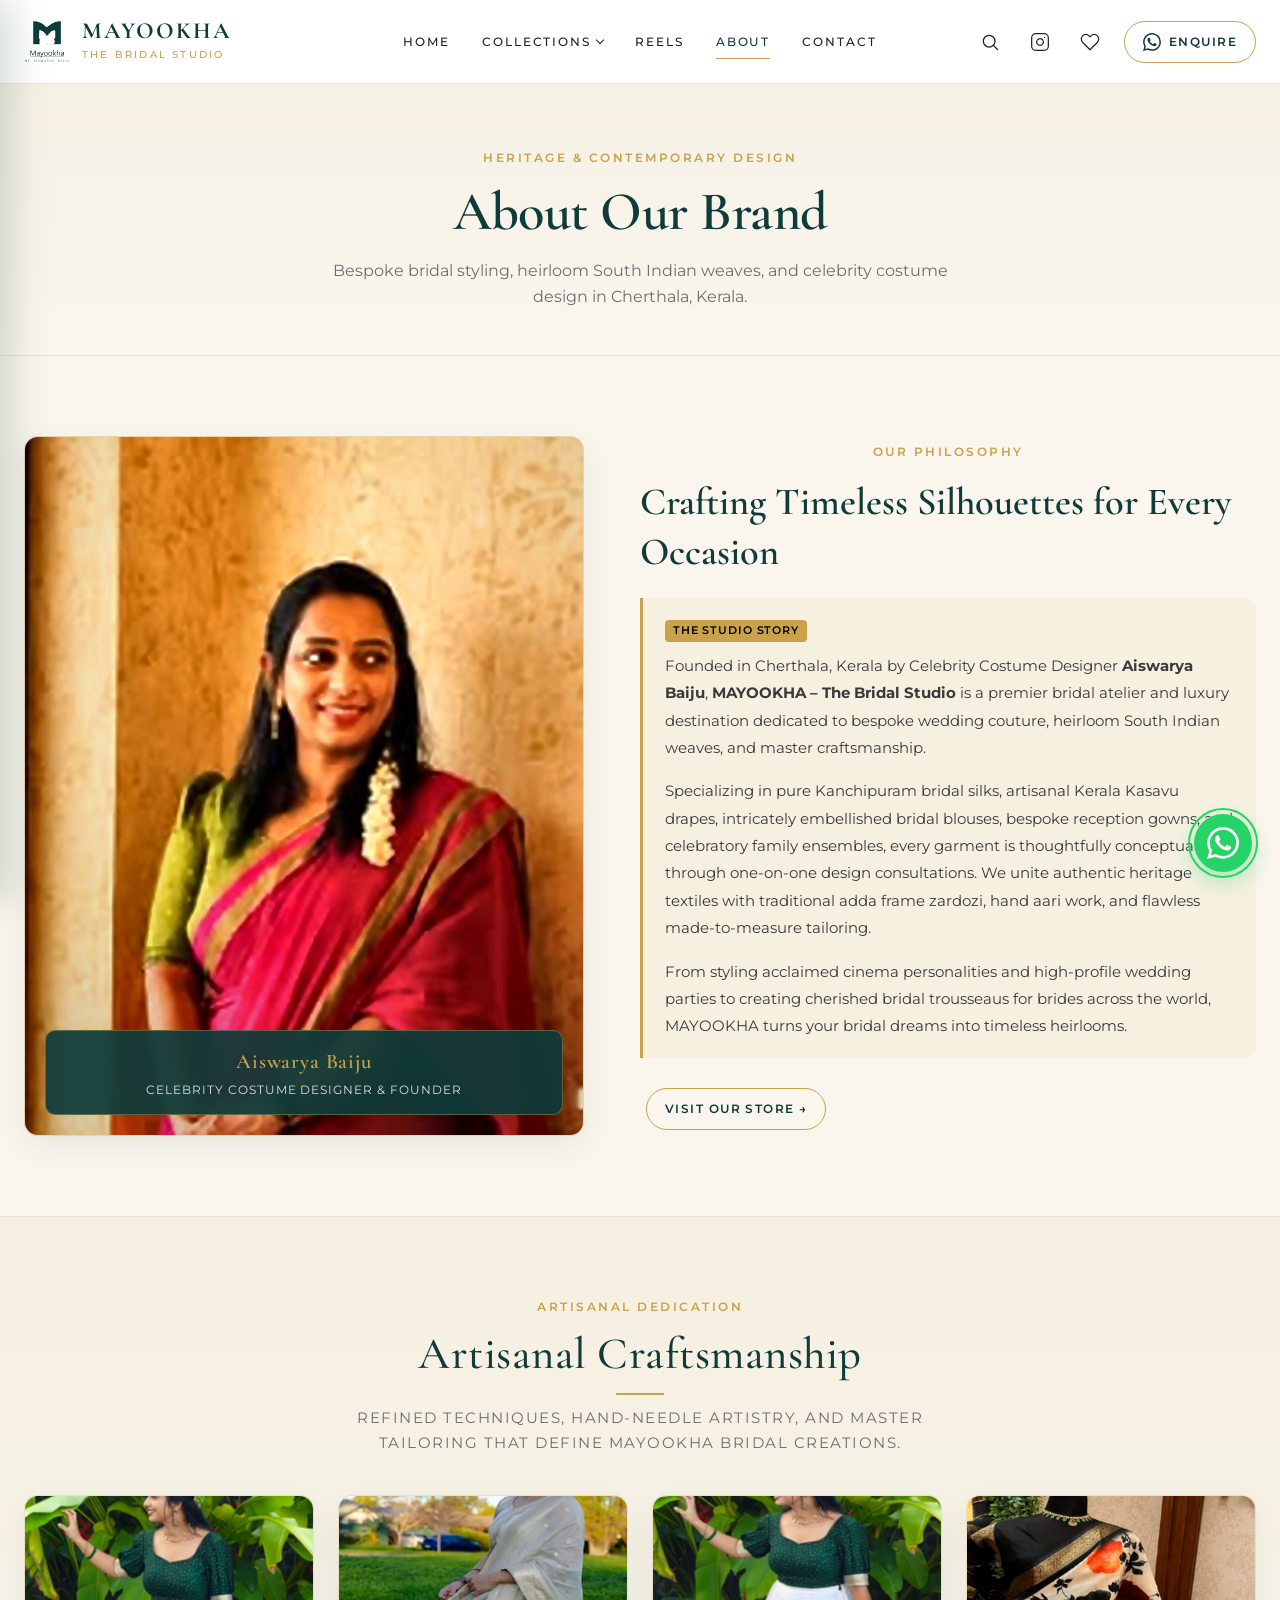
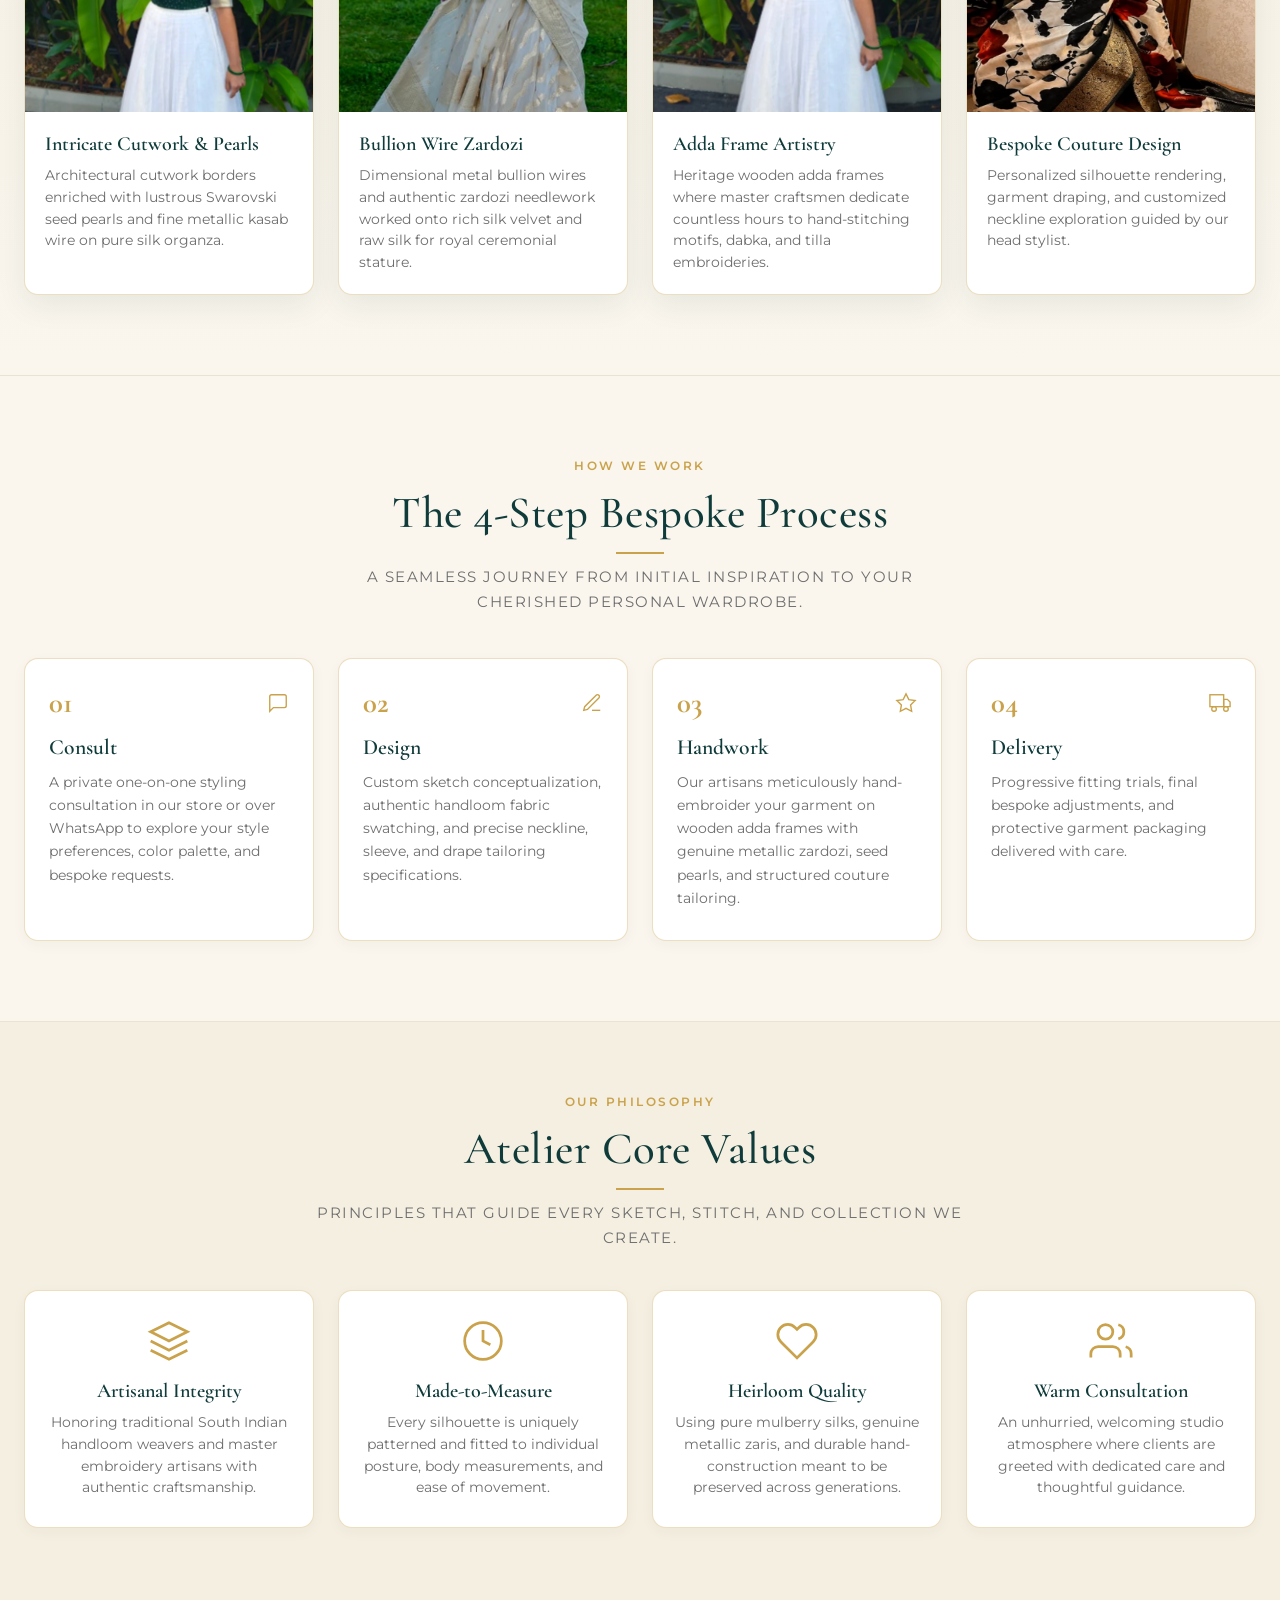
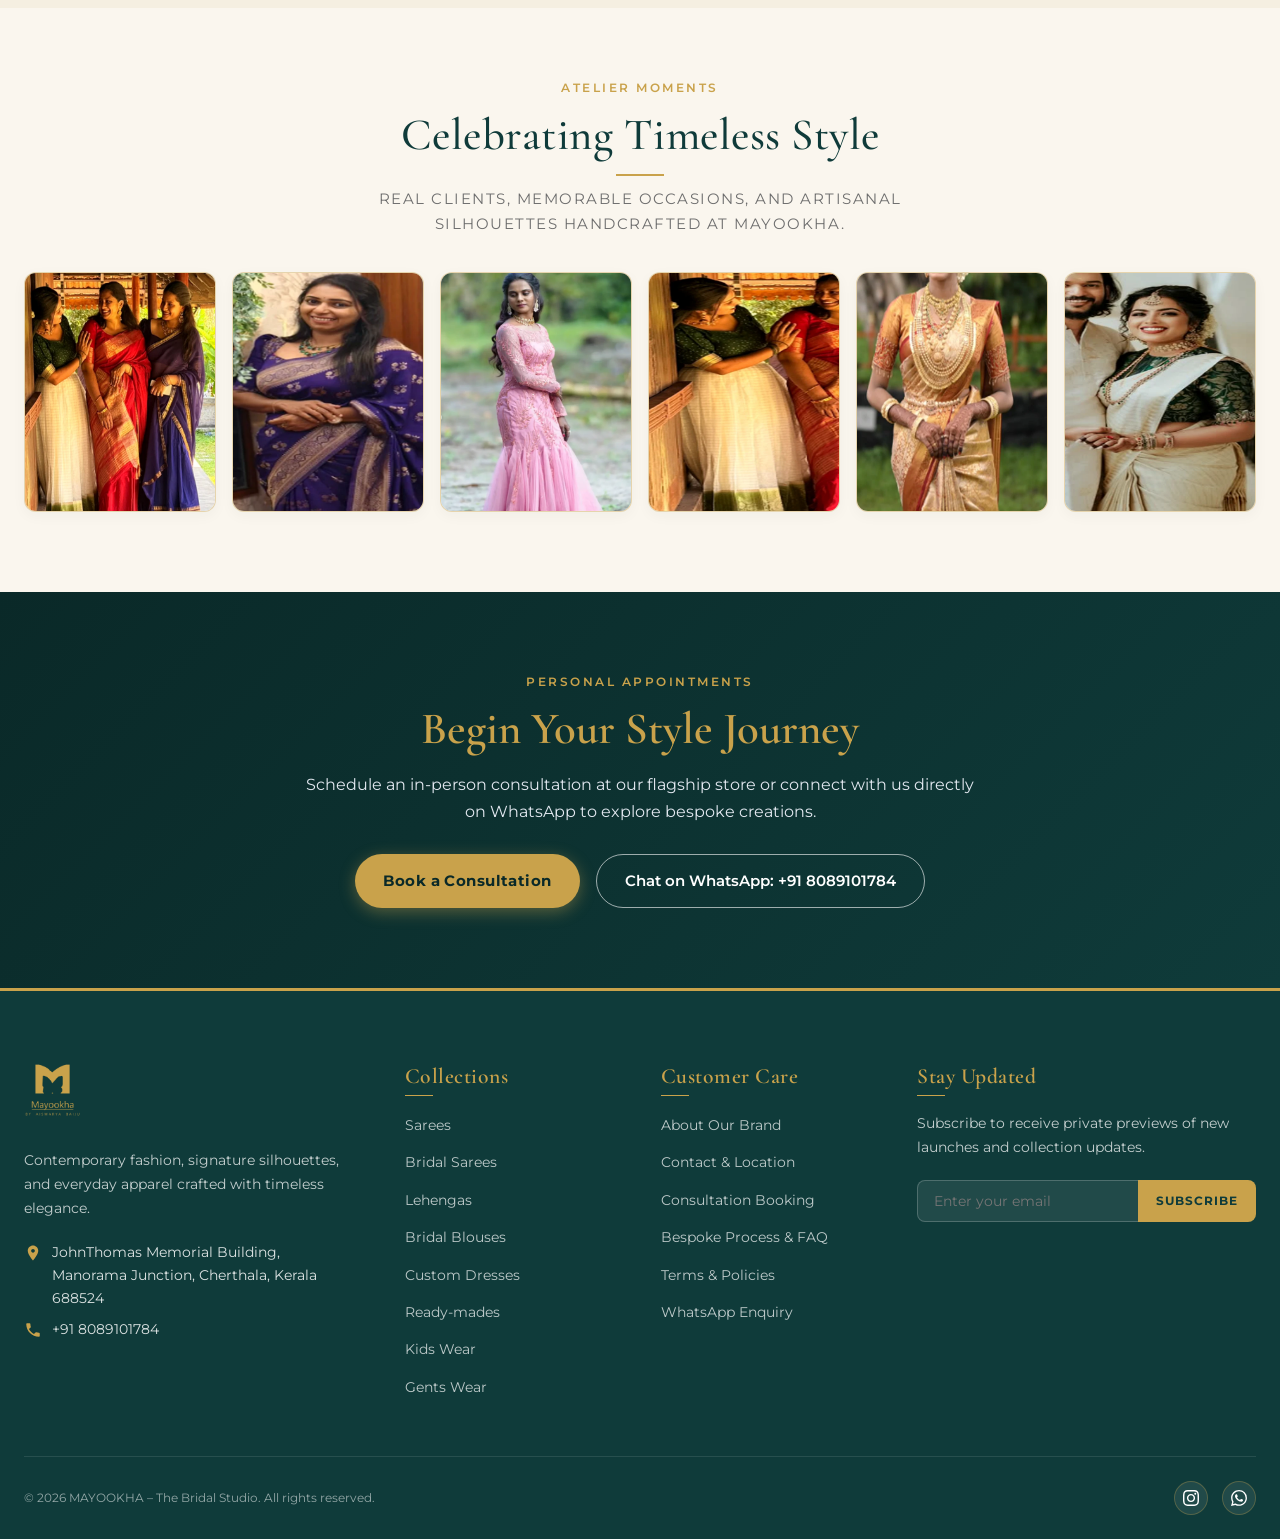
<file: about.html>
<!DOCTYPE html>
<html lang="en">
<head>
  <meta charset="UTF-8">
  <meta name="viewport" content="width=device-width, initial-scale=1.0">
  <title>About Our Brand &amp; Heritage | MAYOOKHA – The Bridal Studio</title>
  <meta name="description" content="MAYOOKHA – The Bridal Studio by Celebrity Costume Designer Aiswarya Baiju in Cherthala, Kerala. Bespoke bridal sarees, Kanchipuram silks, lehengas, designer bridal blouses, and custom couture.">
  <meta name="robots" content="noindex, nofollow">

  <!-- Open Graph Meta Tags -->
  <meta property="og:title" content="MAYOOKHA – The Bridal Studio | Celebrity Costume Designer">
  <meta property="og:description" content="MAYOOKHA – The Bridal Studio by Celebrity Costume Designer Aiswarya Baiju in Cherthala, Kerala. Bespoke bridal sarees, Kanchipuram silks, lehengas, designer bridal blouses, and custom couture.">
  <meta property="og:image" content="assets/images/logo-badge.png">
  <meta property="og:type" content="website">
  
  <!-- Google Fonts: Cormorant Garamond & Montserrat -->
  <link rel="preconnect" href="https://fonts.googleapis.com">
  <link rel="preconnect" href="https://fonts.gstatic.com" crossorigin>
  <link href="https://fonts.googleapis.com/css2?family=Cormorant+Garamond:ital,wght@0,600;0,700;1,400&family=Montserrat:wght@400;500;600&display=swap" rel="stylesheet">
  
  <!-- Favicon -->
  <link rel="icon" type="image/png" sizes="32x32" href="assets/images/favicon.png">
  <link rel="icon" type="image/png" sizes="16x16" href="assets/images/favicon.png">
  <link rel="apple-touch-icon" sizes="180x180" href="assets/images/favicon.png">
  <link rel="shortcut icon" href="favicon.ico">
  <meta name="theme-color" content="#0F3B3A">

  <!-- Master Stylesheet with cache buster -->
  <link rel="stylesheet" href="css/style.css?v=7.0">
</head>
<body>

  <!-- Sticky Header -->
  <header class="site-header" id="mainHeader">
    <div class="container header-inner">
      
      <!-- Mobile Hamburger Toggle (Left on mobile under 768px, >=44px tap area) -->
      <button class="mobile-toggle" aria-label="Open Navigation Menu" aria-expanded="false" aria-controls="mobileDrawer">
        <span class="hamburger-bar"></span>
        <span class="hamburger-bar"></span>
        <span class="hamburger-bar"></span>
      </button>

      <!-- Brand Logo & Name (Left on desktop, centered on mobile) -->
      <a href="index.html" class="brand-link" aria-label="MAYOOKHA - Home">
        <img src="assets/images/logo-header.png" alt="MAYOOKHA – The Bridal Studio" class="brand-logo-img" width="46" height="44" decoding="async">
        <div class="brand-text-wrap">
          <span class="brand-main-text">MAYOOKHA</span>
          <span class="brand-sub-text">THE BRIDAL STUDIO</span>
        </div>
      </a>

      <!-- Center Desktop Navigation -->
      <nav class="main-nav" aria-label="Primary Navigation">
        <div class="nav-item">
          <a href="index.html" class="nav-link">Home</a>
        </div>

        <!-- Collections Dropdown -->
        <div class="nav-item">
          <a href="collections.html" class="nav-link">
            Collections <span class="nav-arrow"></span>
          </a>
          <div class="dropdown-menu" role="menu">
                        <div class="dropdown-grid">
              <a href="collections.html?c=sarees" class="dropdown-card">
                <img src="assets/images/collection-01.webp" alt="Sarees" class="dropdown-thumb" width="64" height="64" loading="lazy" decoding="async">
                <div class="dropdown-card-text">
                  <div class="dropdown-title">Sarees</div>
                  <div class="dropdown-desc">Kasavu, tissue, organza &amp; celebration drapes</div>
                </div>
              </a>

              <a href="collections.html?c=bridal-sarees" class="dropdown-card">
                <img src="assets/images/collection-02.webp" alt="Bridal Sarees" class="dropdown-thumb" width="64" height="64" loading="lazy" decoding="async">
                <div class="dropdown-card-text">
                  <div class="dropdown-title">Bridal Sarees</div>
                  <div class="dropdown-desc">Pure Kanchipuram silks &amp; Muhurtham weaves</div>
                </div>
              </a>

              <a href="collections.html?c=lehengas" class="dropdown-card">
                <img src="assets/images/collection-03.webp" alt="Lehengas" class="dropdown-thumb" width="64" height="64" loading="lazy" decoding="async">
                <div class="dropdown-card-text">
                  <div class="dropdown-title">Lehengas</div>
                  <div class="dropdown-desc">Bridal lehengas, dhavani sets &amp; half-sarees</div>
                </div>
              </a>

              <a href="collections.html?c=bridal-blouses" class="dropdown-card">
                <img src="assets/images/collection-04.webp" alt="Bridal Blouses" class="dropdown-thumb" width="64" height="64" loading="lazy" decoding="async">
                <div class="dropdown-card-text">
                  <div class="dropdown-title">Bridal Blouses</div>
                  <div class="dropdown-desc">Zardozi, aari, maggam &amp; designer back work</div>
                </div>
              </a>

              <a href="collections.html?c=custom-dresses" class="dropdown-card">
                <img src="assets/images/collection-05.webp" alt="Custom Dresses" class="dropdown-thumb" width="64" height="64" loading="lazy" decoding="async">
                <div class="dropdown-card-text">
                  <div class="dropdown-title">Custom Dresses</div>
                  <div class="dropdown-desc">Bespoke bridal gowns &amp; evening couture</div>
                </div>
              </a>

              <a href="collections.html?c=ready-mades" class="dropdown-card">
                <img src="assets/images/collection-06.webp" alt="Ready-mades" class="dropdown-thumb" width="64" height="64" loading="lazy" decoding="async">
                <div class="dropdown-card-text">
                  <div class="dropdown-title">Ready-mades</div>
                  <div class="dropdown-desc">Designer kurtas &amp; festive coordinates</div>
                </div>
              </a>

              <a href="collections.html?c=kids-wear" class="dropdown-card">
                <img src="assets/images/collection-07.webp" alt="Kids Wear" class="dropdown-thumb" width="64" height="64" loading="lazy" decoding="async">
                <div class="dropdown-card-text">
                  <div class="dropdown-title">Kids Wear</div>
                  <div class="dropdown-desc">Pattu pavada &amp; bespoke kids wear</div>
                </div>
              </a>

              <a href="collections.html?c=gents-wear" class="dropdown-card">
                <img src="assets/images/collection-08.webp" alt="Gents Wear" class="dropdown-thumb" width="64" height="64" loading="lazy" decoding="async">
                <div class="dropdown-card-text">
                  <div class="dropdown-title">Gents Wear</div>
                  <div class="dropdown-desc">Kasavu mundu sets, silk kurtas &amp; groomswear</div>
                </div>
              </a>
            </div>
            <div class="dropdown-footer">
              <a href="collections.html" class="dropdown-footer-link">
                View all collections &rarr;
              </a>
            </div>
          </div>
        </div>

        <div class="nav-item">
          <a href="reels.html" class="nav-link">Reels</a>
        </div>

        <div class="nav-item">
          <a href="about.html" class="nav-link active">About</a>
        </div>

        <div class="nav-item">
          <a href="contact.html" class="nav-link">Contact</a>
        </div>
      </nav>

      <!-- Right Header Actions -->
      <div class="header-actions">
        <!-- Thin-line Search Icon (20px, 1.5px stroke, 44px tap area) -->
        <button class="icon-btn search-trigger" aria-label="Open Search">
          <svg width="20" height="20" viewBox="0 0 24 24" fill="none" stroke="currentColor" stroke-width="1.5" stroke-linecap="round" stroke-linejoin="round" aria-hidden="true"><circle cx="11" cy="11" r="7"/><line x1="21" y1="21" x2="16" y2="16"/></svg>
        </button>

        <!-- Thin-line Instagram Icon (20px, 1.5px stroke, 44px tap area) -->
        <a href="https://www.instagram.com/mayoohka_by_aiswarya_/" target="_blank" rel="noopener" class="icon-btn header-insta-btn" aria-label="Visit Instagram Profile">
          <svg width="20" height="20" viewBox="0 0 24 24" fill="none" stroke="currentColor" stroke-width="1.5" stroke-linecap="round" stroke-linejoin="round" aria-hidden="true"><rect x="2" y="2" width="20" height="20" rx="5" ry="5"/><path d="M16 11.37A4 4 0 1 1 12.63 8 4 4 0 0 1 16 11.37z"/><line x1="17.5" y1="6.5" x2="17.51" y2="6.5"/></svg>
        </a>

        <!-- Thin-line Wishlist Heart Icon (20px, 1.5px stroke, 44px tap area) -->
        <a href="#wishlist" class="icon-btn wishlist-btn" aria-label="View Wishlist">
          <svg width="20" height="20" viewBox="0 0 24 24" fill="none" stroke="currentColor" stroke-width="1.5" stroke-linecap="round" stroke-linejoin="round" aria-hidden="true"><path d="M20.84 4.61a5.5 5.5 0 0 0-7.78 0L12 5.67l-1.06-1.06a5.5 5.5 0 0 0-7.78 7.78l1.06 1.06L12 21.23l7.78-7.78 1.06-1.06a5.5 5.5 0 0 0 0-7.78z"/></svg>
          <span class="badge-count wishlist-badge" style="display: none;">0</span>
        </a>

        <!-- Mobile WhatsApp Icon Button (Under 768px, 44px tap target) -->
        <a href="https://wa.me/918089101784" target="_blank" rel="noopener" class="icon-btn mobile-wa-btn" aria-label="Chat on WhatsApp">
          <svg width="20" height="20" viewBox="0 0 24 24" fill="currentColor" aria-hidden="true"><path d="M17.472 14.382c-.297-.149-1.758-.867-2.03-.967-.273-.099-.471-.148-.67.15-.197.297-.767.966-.94 1.164-.173.199-.347.223-.644.075-.297-.15-1.255-.463-2.39-1.475-.883-.788-1.48-1.761-1.653-2.059-.173-.297-.018-.458.13-.606.134-.133.298-.347.446-.52.149-.174.198-.298.298-.497.099-.198.05-.371-.025-.52-.075-.149-.669-1.612-.916-2.207-.242-.579-.487-.5-.669-.51-.173-.008-.371-.01-.57-.01-.198 0-.52.074-.792.372-.272.297-1.04 1.016-1.04 2.479 0 1.462 1.065 2.875 1.213 3.074.149.198 2.096 3.2 5.077 4.487.709.306 1.262.489 1.694.625.712.227 1.36.195 1.871.118.571-.085 1.758-.719 2.006-1.413.248-.694.248-1.289.173-1.413-.074-.124-.272-.198-.57-.347m-5.421 7.403h-.004a9.87 9.87 0 01-5.031-1.378l-.361-.214-3.741.982.998-3.648-.235-.374a9.86 9.86 0 01-1.51-5.26c.001-5.45 4.436-9.884 9.888-9.884 2.64 0 5.122 1.03 6.988 2.898a9.825 9.825 0 012.893 6.994c-.003 5.45-4.437 9.884-9.885 9.884m8.413-18.297A11.815 11.815 0 0012.05 0C5.495 0 .16 5.335.157 11.892c0 2.096.547 4.142 1.588 5.945L.057 24l6.305-1.654a11.882 11.882 0 005.683 1.448h.005c6.554 0 11.89-5.335 11.893-11.893a11.821 11.821 0 00-3.48-8.413Z"/></svg>
        </a>

        <!-- Desktop Enquire Pill (Gold-outline pill with WhatsApp icon, fills teal on hover) -->
        <a href="https://wa.me/918089101784" target="_blank" rel="noopener" class="btn-enquire-pill" aria-label="Enquire on WhatsApp">
          <svg width="18" height="18" viewBox="0 0 24 24" fill="currentColor" aria-hidden="true"><path d="M17.472 14.382c-.297-.149-1.758-.867-2.03-.967-.273-.099-.471-.148-.67.15-.197.297-.767.966-.94 1.164-.173.199-.347.223-.644.075-.297-.15-1.255-.463-2.39-1.475-.883-.788-1.48-1.761-1.653-2.059-.173-.297-.018-.458.13-.606.134-.133.298-.347.446-.52.149-.174.198-.298.298-.497.099-.198.05-.371-.025-.52-.075-.149-.669-1.612-.916-2.207-.242-.579-.487-.5-.669-.51-.173-.008-.371-.01-.57-.01-.198 0-.52.074-.792.372-.272.297-1.04 1.016-1.04 2.479 0 1.462 1.065 2.875 1.213 3.074.149.198 2.096 3.2 5.077 4.487.709.306 1.262.489 1.694.625.712.227 1.36.195 1.871.118.571-.085 1.758-.719 2.006-1.413.248-.694.248-1.289.173-1.413-.074-.124-.272-.198-.57-.347m-5.421 7.403h-.004a9.87 9.87 0 01-5.031-1.378l-.361-.214-3.741.982.998-3.648-.235-.374a9.86 9.86 0 01-1.51-5.26c.001-5.45 4.436-9.884 9.888-9.884 2.64 0 5.122 1.03 6.988 2.898a9.825 9.825 0 012.893 6.994c-.003 5.45-4.437 9.884-9.885 9.884m8.413-18.297A11.815 11.815 0 0012.05 0C5.495 0 .16 5.335.157 11.892c0 2.096.547 4.142 1.588 5.945L.057 24l6.305-1.654a11.882 11.882 0 005.683 1.448h.005c6.554 0 11.89-5.335 11.893-11.893a11.821 11.821 0 00-3.48-8.413Z"/></svg>
          <span>Enquire</span>
        </a>
      </div>

    </div>
  </header>

  <!-- ========================================================================
       Mobile Drawer Navigation (Left-Slide, Ivory, Safe Area, Staggered)
       ======================================================================== -->
  <div class="mobile-drawer-overlay" aria-hidden="true"></div>
  <aside class="mobile-drawer" id="mobileDrawer" aria-label="Mobile Navigation" aria-hidden="true">
    <div class="drawer-header">
      <div class="brand-text-wrap">
          <span class="brand-main-text">MAYOOKHA</span>
          <span class="brand-sub-text">THE BRIDAL STUDIO</span>
        </div>
      <button class="drawer-close-btn" aria-label="Close Mobile Menu">&times;</button>
    </div>

    <nav class="drawer-nav">
      <div class="drawer-nav-item">
        <a href="index.html" class="drawer-link">Home</a>
      </div>
      
      <!-- Collapsible Collections Accordion with Thumbnails -->
      <div class="drawer-nav-item">
        <button class="drawer-accordion-btn" aria-expanded="false">
          <span>Collections</span>
          <span class="nav-arrow"></span>
        </button>
                <div class="drawer-accordion-content">
          <a href="collections.html?c=sarees" class="drawer-sublink-card">
            <img src="assets/images/collection-01.webp" alt="Sarees" class="drawer-sublink-thumb" width="40" height="40" loading="lazy" decoding="async">
            <span class="drawer-sublink-name">Sarees</span>
          </a>
          <a href="collections.html?c=bridal-sarees" class="drawer-sublink-card">
            <img src="assets/images/collection-02.webp" alt="Bridal Sarees" class="drawer-sublink-thumb" width="40" height="40" loading="lazy" decoding="async">
            <span class="drawer-sublink-name">Bridal Sarees</span>
          </a>
          <a href="collections.html?c=lehengas" class="drawer-sublink-card">
            <img src="assets/images/collection-03.webp" alt="Lehengas" class="drawer-sublink-thumb" width="40" height="40" loading="lazy" decoding="async">
            <span class="drawer-sublink-name">Lehengas</span>
          </a>
          <a href="collections.html?c=bridal-blouses" class="drawer-sublink-card">
            <img src="assets/images/collection-04.webp" alt="Bridal Blouses" class="drawer-sublink-thumb" width="40" height="40" loading="lazy" decoding="async">
            <span class="drawer-sublink-name">Bridal Blouses</span>
          </a>
          <a href="collections.html?c=custom-dresses" class="drawer-sublink-card">
            <img src="assets/images/collection-05.webp" alt="Custom Dresses" class="drawer-sublink-thumb" width="40" height="40" loading="lazy" decoding="async">
            <span class="drawer-sublink-name">Custom Dresses</span>
          </a>
          <a href="collections.html?c=ready-mades" class="drawer-sublink-card">
            <img src="assets/images/collection-06.webp" alt="Ready-mades" class="drawer-sublink-thumb" width="40" height="40" loading="lazy" decoding="async">
            <span class="drawer-sublink-name">Ready-mades</span>
          </a>
          <a href="collections.html?c=kids-wear" class="drawer-sublink-card">
            <img src="assets/images/collection-07.webp" alt="Kids Wear" class="drawer-sublink-thumb" width="40" height="40" loading="lazy" decoding="async">
            <span class="drawer-sublink-name">Kids Wear</span>
          </a>
          <a href="collections.html?c=gents-wear" class="drawer-sublink-card">
            <img src="assets/images/collection-08.webp" alt="Gents Wear" class="drawer-sublink-thumb" width="40" height="40" loading="lazy" decoding="async">
            <span class="drawer-sublink-name">Gents Wear</span>
          </a>
          <a href="collections.html" class="drawer-sublink-all">
            View all collections &rarr;
          </a>
        </div>
      </div>

      <div class="drawer-nav-item">
        <a href="reels.html" class="drawer-link">Reels</a>
      </div>

      <div class="drawer-nav-item">
        <a href="about.html" class="drawer-link active">About</a>
      </div>

      <div class="drawer-nav-item">
        <a href="contact.html" class="drawer-link">Contact</a>
      </div>
    </nav>

    <div class="drawer-footer">
      <a href="https://wa.me/918089101784" target="_blank" rel="noopener" class="drawer-wa-btn">
        <svg width="18" height="18" viewBox="0 0 24 24" fill="currentColor" aria-hidden="true"><path d="M17.472 14.382c-.297-.149-1.758-.867-2.03-.967-.273-.099-.471-.148-.67.15-.197.297-.767.966-.94 1.164-.173.199-.347.223-.644.075-.297-.15-1.255-.463-2.39-1.475-.883-.788-1.48-1.761-1.653-2.059-.173-.297-.018-.458.13-.606.134-.133.298-.347.446-.52.149-.174.198-.298.298-.497.099-.198.05-.371-.025-.52-.075-.149-.669-1.612-.916-2.207-.242-.579-.487-.5-.669-.51-.173-.008-.371-.01-.57-.01-.198 0-.52.074-.792.372-.272.297-1.04 1.016-1.04 2.479 0 1.462 1.065 2.875 1.213 3.074.149.198 2.096 3.2 5.077 4.487.709.306 1.262.489 1.694.625.712.227 1.36.195 1.871.118.571-.085 1.758-.719 2.006-1.413.248-.694.248-1.289.173-1.413-.074-.124-.272-.198-.57-.347m-5.421 7.403h-.004a9.87 9.87 0 01-5.031-1.378l-.361-.214-3.741.982.998-3.648-.235-.374a9.86 9.86 0 01-1.51-5.26c.001-5.45 4.436-9.884 9.888-9.884 2.64 0 5.122 1.03 6.988 2.898a9.825 9.825 0 012.893 6.994c-.003 5.45-4.437 9.884-9.885 9.884m8.413-18.297A11.815 11.815 0 0012.05 0C5.495 0 .16 5.335.157 11.892c0 2.096.547 4.142 1.588 5.945L.057 24l6.305-1.654a11.882 11.882 0 005.683 1.448h.005c6.554 0 11.89-5.335 11.893-11.893a11.821 11.821 0 00-3.48-8.413Z"/></svg>
        <span>Enquire on WhatsApp</span>
      </a>

      <div class="drawer-contact-strip">
        <a href="tel:+918089101784" class="drawer-phone-link" aria-label="Call +91 8089101784">
          <svg width="16" height="16" viewBox="0 0 24 24" fill="none" stroke="currentColor" stroke-width="1.5" stroke-linecap="round" stroke-linejoin="round" aria-hidden="true"><path d="M22 16.92v3a2 2 0 0 1-2.18 2 19.79 19.79 0 0 1-8.63-3.07 19.5 19.5 0 0 1-6-6 19.79 19.79 0 0 1-3.07-8.67A2 2 0 0 1 4.11 2h3a2 2 0 0 1 2 1.72 12.84 12.84 0 0 0 .7 2.81 2 2 0 0 1-.45 2.11L8.09 9.91a16 16 0 0 0 6 6l1.27-1.27a2 2 0 0 1 2.11-.45 12.84 12.84 0 0 0 2.81.7A2 2 0 0 1 22 16.92z"/></svg>
          <span>+91 8089101784</span>
        </a>

        <a href="https://www.instagram.com/mayoohka_by_aiswarya_/" target="_blank" rel="noopener" class="drawer-insta-link" aria-label="Instagram Profile">
          <svg width="18" height="18" viewBox="0 0 24 24" fill="none" stroke="currentColor" stroke-width="1.5" stroke-linecap="round" stroke-linejoin="round" aria-hidden="true"><rect x="2" y="2" width="20" height="20" rx="5" ry="5"/><path d="M16 11.37A4 4 0 1 1 12.63 8 4 4 0 0 1 16 11.37z"/><line x1="17.5" y1="6.5" x2="17.51" y2="6.5"/></svg>
          <span>Instagram</span>
        </a>
      </div>
    </div>
  </aside>

  <!-- Search Overlay Modal -->
  <div class="search-modal-overlay" role="dialog" aria-modal="true" aria-label="Search Boutique">
    <div class="search-modal-container">
      <button class="search-close-btn" aria-label="Close Search">&times;</button>
      <h2 class="search-title">Search Collections</h2>
      <form class="search-input-wrap" onsubmit="event.preventDefault(); window.location.href='collections.html?q=' + encodeURIComponent(document.querySelector('.search-input').value);">
        <input type="text" class="search-input" placeholder="Search Sarees, Bridal Silks, Lehengas, Custom Gowns...">
        <button type="submit" class="search-submit-btn">&rarr;</button>
      </form>
    </div>
  </div>

  <!-- Main Content: About Our Brand -->
  <main class="about-main-content" id="mainContent">

    <!-- 1. Hero Banner -->
    <section class="about-hero-banner">
      <div class="container">
        <span class="section-eyebrow">Heritage &amp; Contemporary Design</span>
        <h1 class="about-hero-title">About Our Brand</h1>
        <p class="about-hero-subtitle">
          Bespoke bridal styling, heirloom South Indian weaves, and celebrity costume design in Cherthala, Kerala.
        </p>
      </div>
    </section>

    <!-- 2. Founder's Story Section -->
    <section class="about-story-section">
      <div class="container">
        <div class="about-story-grid">
          
          <div class="about-story-media">
            <img src="assets/images/owner.webp" alt="Aiswarya Baiju – Celebrity Costume Designer &amp; Founder, MAYOOKHA The Bridal Studio" class="about-story-img" width="500" height="625" loading="lazy" decoding="async">
            <div class="about-story-badge">
              <div class="about-story-badge-name">Aiswarya Baiju</div>
              <div class="about-story-badge-role">Celebrity Costume Designer &amp; Founder</div>
            </div>
          </div>

          <div class="about-story-content">
            <span class="section-eyebrow">Our Philosophy</span>
            <h2 class="about-story-title">Crafting Timeless Silhouettes for Every Occasion</h2>

            <div class="sample-story-box" style="border-left: 3px solid var(--accent-gold);">
              <span class="sample-story-label" style="background: var(--accent-gold); color: #000; font-weight: 600;">The Studio Story</span>
              <p class="about-story-text">
                Founded in Cherthala, Kerala by Celebrity Costume Designer <strong>Aiswarya Baiju</strong>, <strong>MAYOOKHA – The Bridal Studio</strong> is a premier bridal atelier and luxury destination dedicated to bespoke wedding couture, heirloom South Indian weaves, and master craftsmanship.
              </p>
              <p class="about-story-text">
                Specializing in pure Kanchipuram bridal silks, artisanal Kerala Kasavu drapes, intricately embellished bridal blouses, bespoke reception gowns, and celebratory family ensembles, every garment is thoughtfully conceptualized through one-on-one design consultations. We unite authentic heritage textiles with traditional adda frame zardozi, hand aari work, and flawless made-to-measure tailoring.
              </p>
              <p class="about-story-text" style="margin-bottom: 0;">
                From styling acclaimed cinema personalities and high-profile wedding parties to creating cherished bridal trousseaus for brides across the world, MAYOOKHA turns your bridal dreams into timeless heirlooms.
              </p>
            </div>

            <div style="margin-top: 10px;">
              <a href="contact.html" class="btn-enquire-pill" style="display: inline-flex;">
                <span>Visit Our Store &rarr;</span>
              </a>
            </div>
          </div>

        </div>
      </div>
    </section>

    <!-- 3. Craftsmanship Section with Handwork Images -->
    <section class="craftsmanship-section" id="craftsmanship">
      <div class="container">
        <div style="text-align: center; max-width: 650px; margin: 0 auto;">
          <span class="section-eyebrow">Artisanal Dedication</span>
          <h2 class="section-title">Artisanal Craftsmanship</h2>
          <p class="section-subtitle">Refined techniques, hand-needle artistry, and master tailoring that define MAYOOKHA bridal creations.</p>
        </div>

        <div class="craftsmanship-grid">
          
          <div class="craft-card">
            <div class="craft-media">
              <img src="assets/images/collection-07.webp" alt="Laser & Hand Cutwork Embroidery" class="craft-img" width="320" height="240" loading="lazy" decoding="async">
            </div>
            <div class="craft-body">
              <h3 class="craft-title">Intricate Cutwork &amp; Pearls</h3>
              <p class="craft-desc">Architectural cutwork borders enriched with lustrous Swarovski seed pearls and fine metallic kasab wire on pure silk organza.</p>
            </div>
          </div>

          <div class="craft-card">
            <div class="craft-media">
              <img src="assets/images/product-15.webp" alt="Bullion Wire Gold Zardozi" class="craft-img" width="320" height="240" loading="lazy" decoding="async">
            </div>
            <div class="craft-body">
              <h3 class="craft-title">Bullion Wire Zardozi</h3>
              <p class="craft-desc">Dimensional metal bullion wires and authentic zardozi needlework worked onto rich silk velvet and raw silk for royal ceremonial stature.</p>
            </div>
          </div>

          <div class="craft-card">
            <div class="craft-media">
              <img src="assets/images/product-16.webp" alt="Master Adda Frame Handloom Embroidery" class="craft-img" width="320" height="240" loading="lazy" decoding="async">
            </div>
            <div class="craft-body">
              <h3 class="craft-title">Adda Frame Artistry</h3>
              <p class="craft-desc">Heritage wooden adda frames where master craftsmen dedicate countless hours to hand-stitching motifs, dabka, and tilla embroideries.</p>
            </div>
          </div>

          <div class="craft-card">
            <div class="craft-media">
              <img src="assets/images/story-03.webp" alt="Custom Sketching & Silhouette Draping" class="craft-img" width="320" height="240" loading="lazy" decoding="async">
            </div>
            <div class="craft-body">
              <h3 class="craft-title">Bespoke Couture Design</h3>
              <p class="craft-desc">Personalized silhouette rendering, garment draping, and customized neckline exploration guided by our head stylist.</p>
            </div>
          </div>

        </div>
      </div>
    </section>

    <!-- 4. 4-Step Process Section -->
    <section class="process-section" id="process">
      <div class="container">
        <div style="text-align: center; max-width: 650px; margin: 0 auto;">
          <span class="section-eyebrow">How We Work</span>
          <h2 class="section-title">The 4-Step Bespoke Process</h2>
          <p class="section-subtitle">A seamless journey from initial inspiration to your cherished personal wardrobe.</p>
        </div>

        <div class="process-grid">
          
          <div class="process-step-card">
            <div class="process-num-badge">
              <span>01</span>
              <svg width="22" height="22" viewBox="0 0 24 24" fill="none" stroke="currentColor" stroke-width="1.5"><path d="M21 15a2 2 0 0 1-2 2H7l-4 4V5a2 2 0 0 1 2-2h14a2 2 0 0 1 2 2z"/></svg>
            </div>
            <h3 class="process-step-title">Consult</h3>
            <p class="process-step-desc">
              A private one-on-one styling consultation in our store or over WhatsApp to explore your style preferences, color palette, and bespoke requests.
            </p>
          </div>

          <div class="process-step-card">
            <div class="process-num-badge">
              <span>02</span>
              <svg width="22" height="22" viewBox="0 0 24 24" fill="none" stroke="currentColor" stroke-width="1.5"><path d="M12 20h9"/><path d="M16.5 3.5a2.121 2.121 0 0 1 3 3L7 19l-4 1 1-4L16.5 3.5z"/></svg>
            </div>
            <h3 class="process-step-title">Design</h3>
            <p class="process-step-desc">
              Custom sketch conceptualization, authentic handloom fabric swatching, and precise neckline, sleeve, and drape tailoring specifications.
            </p>
          </div>

          <div class="process-step-card">
            <div class="process-num-badge">
              <span>03</span>
              <svg width="22" height="22" viewBox="0 0 24 24" fill="none" stroke="currentColor" stroke-width="1.5"><polygon points="12 2 15.09 8.26 22 9.27 17 14.14 18.18 21.02 12 17.77 5.82 21.02 7 14.14 2 9.27 8.91 8.26 12 2"/></svg>
            </div>
            <h3 class="process-step-title">Handwork</h3>
            <p class="process-step-desc">
              Our artisans meticulously hand-embroider your garment on wooden adda frames with genuine metallic zardozi, seed pearls, and structured couture tailoring.
            </p>
          </div>

          <div class="process-step-card">
            <div class="process-num-badge">
              <span>04</span>
              <svg width="22" height="22" viewBox="0 0 24 24" fill="none" stroke="currentColor" stroke-width="1.5"><rect x="1" y="3" width="15" height="13"/><polygon points="16 8 20 8 23 11 23 16 16 16 16 8"/><circle cx="5.5" cy="18.5" r="2.5"/><circle cx="18.5" cy="18.5" r="2.5"/></svg>
            </div>
            <h3 class="process-step-title">Delivery</h3>
            <p class="process-step-desc">
              Progressive fitting trials, final bespoke adjustments, and protective garment packaging delivered with care.
            </p>
          </div>

        </div>
      </div>
    </section>

    <!-- 5. Values Section -->
    <section class="values-section">
      <div class="container">
        <div style="text-align: center; max-width: 650px; margin: 0 auto;">
          <span class="section-eyebrow">Our Philosophy</span>
          <h2 class="section-title">Atelier Core Values</h2>
          <p class="section-subtitle">Principles that guide every sketch, stitch, and collection we create.</p>
        </div>

        <div class="values-grid">
          
          <div class="value-card">
            <div class="value-icon">
              <svg viewBox="0 0 24 24" fill="none" stroke="currentColor" stroke-width="1.5"><path d="M12 2L2 7l10 5 10-5-10-5zM2 17l10 5 10-5M2 12l10 5 10-5"/></svg>
            </div>
            <h3 class="value-title">Artisanal Integrity</h3>
            <p class="value-desc">Honoring traditional South Indian handloom weavers and master embroidery artisans with authentic craftsmanship.</p>
          </div>

          <div class="value-card">
            <div class="value-icon">
              <svg viewBox="0 0 24 24" fill="none" stroke="currentColor" stroke-width="1.5"><circle cx="12" cy="12" r="10"/><path d="M12 6v6l4 2"/></svg>
            </div>
            <h3 class="value-title">Made-to-Measure</h3>
            <p class="value-desc">Every silhouette is uniquely patterned and fitted to individual posture, body measurements, and ease of movement.</p>
          </div>

          <div class="value-card">
            <div class="value-icon">
              <svg viewBox="0 0 24 24" fill="none" stroke="currentColor" stroke-width="1.5"><path d="M20.84 4.61a5.5 5.5 0 0 0-7.78 0L12 5.67l-1.06-1.06a5.5 5.5 0 0 0-7.78 7.78l1.06 1.06L12 21.23l7.78-7.78 1.06-1.06a5.5 5.5 0 0 0 0-7.78z"/></svg>
            </div>
            <h3 class="value-title">Heirloom Quality</h3>
            <p class="value-desc">Using pure mulberry silks, genuine metallic zaris, and durable hand-construction meant to be preserved across generations.</p>
          </div>

          <div class="value-card">
            <div class="value-icon">
              <svg viewBox="0 0 24 24" fill="none" stroke="currentColor" stroke-width="1.5"><path d="M17 21v-2a4 4 0 0 0-4-4H5a4 4 0 0 0-4 4v2"/><circle cx="9" cy="7" r="4"/><path d="M23 21v-2a4 4 0 0 0-3-3.87"/><path d="M16 3.13a4 4 0 0 1 0 7.75"/></svg>
            </div>
            <h3 class="value-title">Warm Consultation</h3>
            <p class="value-desc">An unhurried, welcoming studio atmosphere where clients are greeted with dedicated care and thoughtful guidance.</p>
          </div>

        </div>
      </div>
    </section>

    <!-- 6. Strip of Photos from assets/images -->
    <section class="photo-strip-section">
      <div class="container">
        <div style="text-align: center; max-width: 650px; margin: 0 auto;">
          <span class="section-eyebrow">Atelier Moments</span>
          <h2 class="section-title">Celebrating Timeless Style</h2>
          <p class="section-subtitle">Real clients, memorable occasions, and artisanal silhouettes handcrafted at MAYOOKHA.</p>
        </div>

        <div class="photo-strip-track">
          <div class="photo-strip-item">
            <img src="assets/images/story-01.webp" alt="Handcrafted Classic Tunic" width="240" height="300" loading="lazy" decoding="async">
          </div>
          <div class="photo-strip-item">
            <img src="assets/images/story-02.webp" alt="Festive Silk Coordinates" width="240" height="300" loading="lazy" decoding="async">
          </div>
          <div class="photo-strip-item">
            <img src="assets/images/story-04.webp" alt="Tailored Velvet Evening Wear" width="240" height="300" loading="lazy" decoding="async">
          </div>
          <div class="photo-strip-item">
            <img src="assets/images/product-05.webp" alt="Pearl-Embroidered Cape Dress" width="240" height="300" loading="lazy" decoding="async">
          </div>
          <div class="photo-strip-item">
            <img src="assets/images/product-08.webp" alt="Fuchsia Georgette Gown" width="240" height="300" loading="lazy" decoding="async">
          </div>
          <div class="photo-strip-item">
            <img src="assets/images/product-14.webp" alt="Duo-Tone Silk Slip Dress" width="240" height="300" loading="lazy" decoding="async">
          </div>
        </div>
      </div>
    </section>

    <!-- 7. Book a Consultation Call to Action -->
    <section class="about-cta-section">
      <div class="container">
        <div class="about-cta-box">
          <span class="section-eyebrow" style="color: var(--accent-gold);">Personal Appointments</span>
          <h2 class="about-cta-title">Begin Your Style Journey</h2>
          <p class="about-cta-text">
            Schedule an in-person consultation at our flagship store or connect with us directly on WhatsApp to explore bespoke creations.
          </p>
          <div class="about-cta-btns">
            <a href="contact.html" class="btn-cta-gold">Book a Consultation</a>
            <a href="https://wa.me/918089101784" target="_blank" rel="noopener" class="btn-cta-wa">
              <span>Chat on WhatsApp: +91 8089101784</span>
            </a>
          </div>
        </div>
      </div>
    </section>

  </main>

  <!-- Site Footer -->
  <footer class="site-footer">
    <div class="container">
      <div class="footer-grid">
        <div>
          <div class="footer-brand-wrap">
            <img src="assets/images/logo-footer.png" alt="MAYOOKHA – The Bridal Studio" class="footer-logo-img" width="160" height="54" loading="lazy" decoding="async">
          </div>
          <p class="footer-desc">
            Contemporary fashion, signature silhouettes, and everyday apparel crafted with timeless elegance.
          </p>
          <div class="footer-contact-info">
            <div class="footer-contact-item">
              <svg viewBox="0 0 24 24"><path d="M12 2C8.13 2 5 5.13 5 9c0 5.25 7 13 7 13s7-7.75 7-13c0-3.87-3.13-7-7-7zm0 9.5c-1.38 0-2.5-1.12-2.5-2.5s1.12-2.5 2.5-2.5 2.5 1.12 2.5 2.5-1.12 2.5-2.5 2.5z"/></svg>
              <span>JohnThomas Memorial Building, Manorama Junction, Cherthala, Kerala 688524</span>
            </div>
            <div class="footer-contact-item">
              <svg viewBox="0 0 24 24"><path d="M6.62 10.79c1.44 2.83 3.76 5.14 6.59 6.59l2.2-2.2c.27-.27.67-.36 1.02-.24 1.12.37 2.33.57 3.57.57.55 0 1 .45 1 1V20c0 .55-.45 1-1 1-9.39 0-17-7.61-17-17 0-.55.45-1 1-1h3.5c.55 0 1 .45 1 1 0 1.25.2 2.45.57 3.57.11.35.03.74-.25 1.02l-2.2 2.2z"/></svg>
              <a href="tel:+918089101784" style="color: inherit;">+91 8089101784</a>
            </div>
          </div>
        </div>

                <div>
          <h3 class="footer-col-title">Collections</h3>
          <ul class="footer-links-list">
            <li><a href="collections.html?c=sarees" class="footer-link">Sarees</a></li>
            <li><a href="collections.html?c=bridal-sarees" class="footer-link">Bridal Sarees</a></li>
            <li><a href="collections.html?c=lehengas" class="footer-link">Lehengas</a></li>
            <li><a href="collections.html?c=bridal-blouses" class="footer-link">Bridal Blouses</a></li>
            <li><a href="collections.html?c=custom-dresses" class="footer-link">Custom Dresses</a></li>
            <li><a href="collections.html?c=ready-mades" class="footer-link">Ready-mades</a></li>
            <li><a href="collections.html?c=kids-wear" class="footer-link">Kids Wear</a></li>
            <li><a href="collections.html?c=gents-wear" class="footer-link">Gents Wear</a></li>
          </ul>
        </div>

        <div>
          <h3 class="footer-col-title">Customer Care</h3>
          <ul class="footer-links-list">
            <li><a href="about.html" class="footer-link">About Our Brand</a></li>
            <li><a href="contact.html" class="footer-link">Contact &amp; Location</a></li>
            <li><a href="contact.html#consultation" class="footer-link">Consultation Booking</a></li>
            <li><a href="about.html#process" class="footer-link">Bespoke Process &amp; FAQ</a></li>
            <li><a href="contact.html" class="footer-link">Terms &amp; Policies</a></li>
            <li><a href="https://wa.me/918089101784" target="_blank" rel="noopener" class="footer-link">WhatsApp Enquiry</a></li>
          </ul>
        </div>

        <div>
          <h3 class="footer-col-title">Stay Updated</h3>
          <p class="footer-desc">
            Subscribe to receive private previews of new launches and collection updates.
          </p>
          <form class="newsletter-form" onsubmit="event.preventDefault(); alert('Thank you for subscribing to MAYOOKHA.');">
            <div class="newsletter-input-group">
              <input type="email" class="newsletter-input" placeholder="Enter your email" required aria-label="Email">
              <button type="submit" class="newsletter-btn">Subscribe</button>
            </div>
          </form>
        </div>
      </div>

      <div class="footer-bottom">
        <div>&copy; 2026 MAYOOKHA – The Bridal Studio. All rights reserved.</div>
        <div class="social-links-wrap">
          <a href="https://www.instagram.com/mayoohka_by_aiswarya_/" target="_blank" rel="noopener" class="social-icon-link" aria-label="Instagram">
            <svg viewBox="0 0 24 24" width="20" height="20" aria-hidden="true"><path d="M12 2.163c3.204 0 3.584.012 4.85.07 3.252.148 4.771 1.691 4.919 4.919.058 1.265.069 1.645.069 4.849 0 3.205-.012 3.584-.069 4.849-.149 3.225-1.664 4.771-4.919 4.919-1.266.058-1.644.07-4.85.07-3.204 0-3.584-.012-4.849-.07-3.26-.149-4.771-1.699-4.919-4.92-.058-1.265-.07-1.644-.07-4.849 0-3.204.013-3.583.07-4.849.149-3.227 1.664-4.771 4.919-4.919 1.266-.057 1.645-.069 4.849-.069zm0-2.163c-3.259 0-3.667.014-4.947.072-4.358.2-6.78 2.618-6.98 6.98-.059 1.281-.073 1.689-.073 4.948 0 3.259.014 3.668.072 4.948.2 4.358 2.618 6.78 6.98 6.98 1.281.058 1.689.072 4.948.072 3.259 0 3.668-.014 4.948-.072 4.354-.2 6.782-2.618 6.979-6.98.059-1.28.073-1.689.073-4.948 0-3.259-.014-3.667-.072-4.947-.196-4.354-2.617-6.78-6.979-6.98-1.281-.059-1.69-.073-4.949-.073zm0 5.838c-3.403 0-6.162 2.759-6.162 6.162s2.759 6.163 6.162 6.163 6.162-2.759 6.162-6.163c0-3.403-2.759-6.162-6.162-6.162zm0 10.162c-2.209 0-4-1.79-4-4 0-2.209 1.791-4 4-4s4 1.791 4 4c0 2.21-1.791 4-4 4zm6.406-11.845c-.796 0-1.441.645-1.441 1.44s.645 1.44 1.441 1.44c.795 0 1.439-.645 1.439-1.44s-.644-1.44-1.439-1.44z"/></svg>
          </a>
          <a href="https://wa.me/918089101784" target="_blank" rel="noopener" class="social-icon-link" aria-label="WhatsApp">
            <svg xmlns="http://www.w3.org/2000/svg" viewBox="0 0 24 24" width="20" height="20" fill="currentColor" aria-hidden="true"><path d="M17.472 14.382c-.297-.149-1.758-.867-2.03-.967-.273-.099-.471-.148-.67.15-.197.297-.767.966-.94 1.164-.173.199-.347.223-.644.075-.297-.15-1.255-.463-2.39-1.475-.883-.788-1.48-1.761-1.653-2.059-.173-.297-.018-.458.13-.606.134-.133.298-.347.446-.52.149-.174.198-.298.298-.497.099-.198.05-.371-.025-.52-.075-.149-.669-1.612-.916-2.207-.242-.579-.487-.5-.669-.51-.173-.008-.371-.01-.57-.01-.198 0-.52.074-.792.372-.272.297-1.04 1.016-1.04 2.479 0 1.462 1.065 2.875 1.213 3.074.149.198 2.096 3.2 5.077 4.487.709.306 1.262.489 1.694.625.712.227 1.36.195 1.871.118.571-.085 1.758-.719 2.006-1.413.248-.694.248-1.289.173-1.413-.074-.124-.272-.198-.57-.347m-5.421 7.403h-.004a9.87 9.87 0 01-5.031-1.378l-.361-.214-3.741.982.998-3.648-.235-.374a9.86 9.86 0 01-1.51-5.26c.001-5.45 4.436-9.884 9.888-9.884 2.64 0 5.122 1.03 6.988 2.898a9.825 9.825 0 012.893 6.994c-.003 5.45-4.437 9.884-9.885 9.884m8.413-18.297A11.815 11.815 0 0012.05 0C5.495 0 .16 5.335.157 11.892c0 2.096.547 4.142 1.588 5.945L.057 24l6.305-1.654a11.882 11.882 0 005.683 1.448h.005c6.554 0 11.89-5.335 11.893-11.893a11.821 11.821 0 00-3.48-8.413Z"/></svg>
          </a>
        </div>
      </div>
    </div>
  </footer>

  <!-- Floating WhatsApp Button with proper SVG Glyph -->
  <aside class="floating-whatsapp" aria-label="Direct WhatsApp Consultation">
    <div class="wa-tooltip">Enquire on WhatsApp: +91 8089101784</div>
    <a href="https://wa.me/918089101784" target="_blank" rel="noopener" class="wa-floating-btn" aria-label="Chat on WhatsApp">
      <div class="wa-pulse-ring"></div>
      <svg xmlns="http://www.w3.org/2000/svg" viewBox="0 0 24 24" width="28" height="28" fill="#fff" aria-hidden="true"><path d="M17.472 14.382c-.297-.149-1.758-.867-2.03-.967-.273-.099-.471-.148-.67.15-.197.297-.767.966-.94 1.164-.173.199-.347.223-.644.075-.297-.15-1.255-.463-2.39-1.475-.883-.788-1.48-1.761-1.653-2.059-.173-.297-.018-.458.13-.606.134-.133.298-.347.446-.52.149-.174.198-.298.298-.497.099-.198.05-.371-.025-.52-.075-.149-.669-1.612-.916-2.207-.242-.579-.487-.5-.669-.51-.173-.008-.371-.01-.57-.01-.198 0-.52.074-.792.372-.272.297-1.04 1.016-1.04 2.479 0 1.462 1.065 2.875 1.213 3.074.149.198 2.096 3.2 5.077 4.487.709.306 1.262.489 1.694.625.712.227 1.36.195 1.871.118.571-.085 1.758-.719 2.006-1.413.248-.694.248-1.289.173-1.413-.074-.124-.272-.198-.57-.347m-5.421 7.403h-.004a9.87 9.87 0 01-5.031-1.378l-.361-.214-3.741.982.998-3.648-.235-.374a9.86 9.86 0 01-1.51-5.26c.001-5.45 4.436-9.884 9.888-9.884 2.64 0 5.122 1.03 6.988 2.898a9.825 9.825 0 012.893 6.994c-.003 5.45-4.437 9.884-9.885 9.884m8.413-18.297A11.815 11.815 0 0012.05 0C5.495 0 .16 5.335.157 11.892c0 2.096.547 4.142 1.588 5.945L.057 24l6.305-1.654a11.882 11.882 0 005.683 1.448h.005c6.554 0 11.89-5.335 11.893-11.893a11.821 11.821 0 00-3.48-8.413Z"/></svg>
    </a>
  </aside>

  <!-- Client Script -->
  <script src="js/main.js?v=7.0" defer></script>
</body>
</html>
</file>
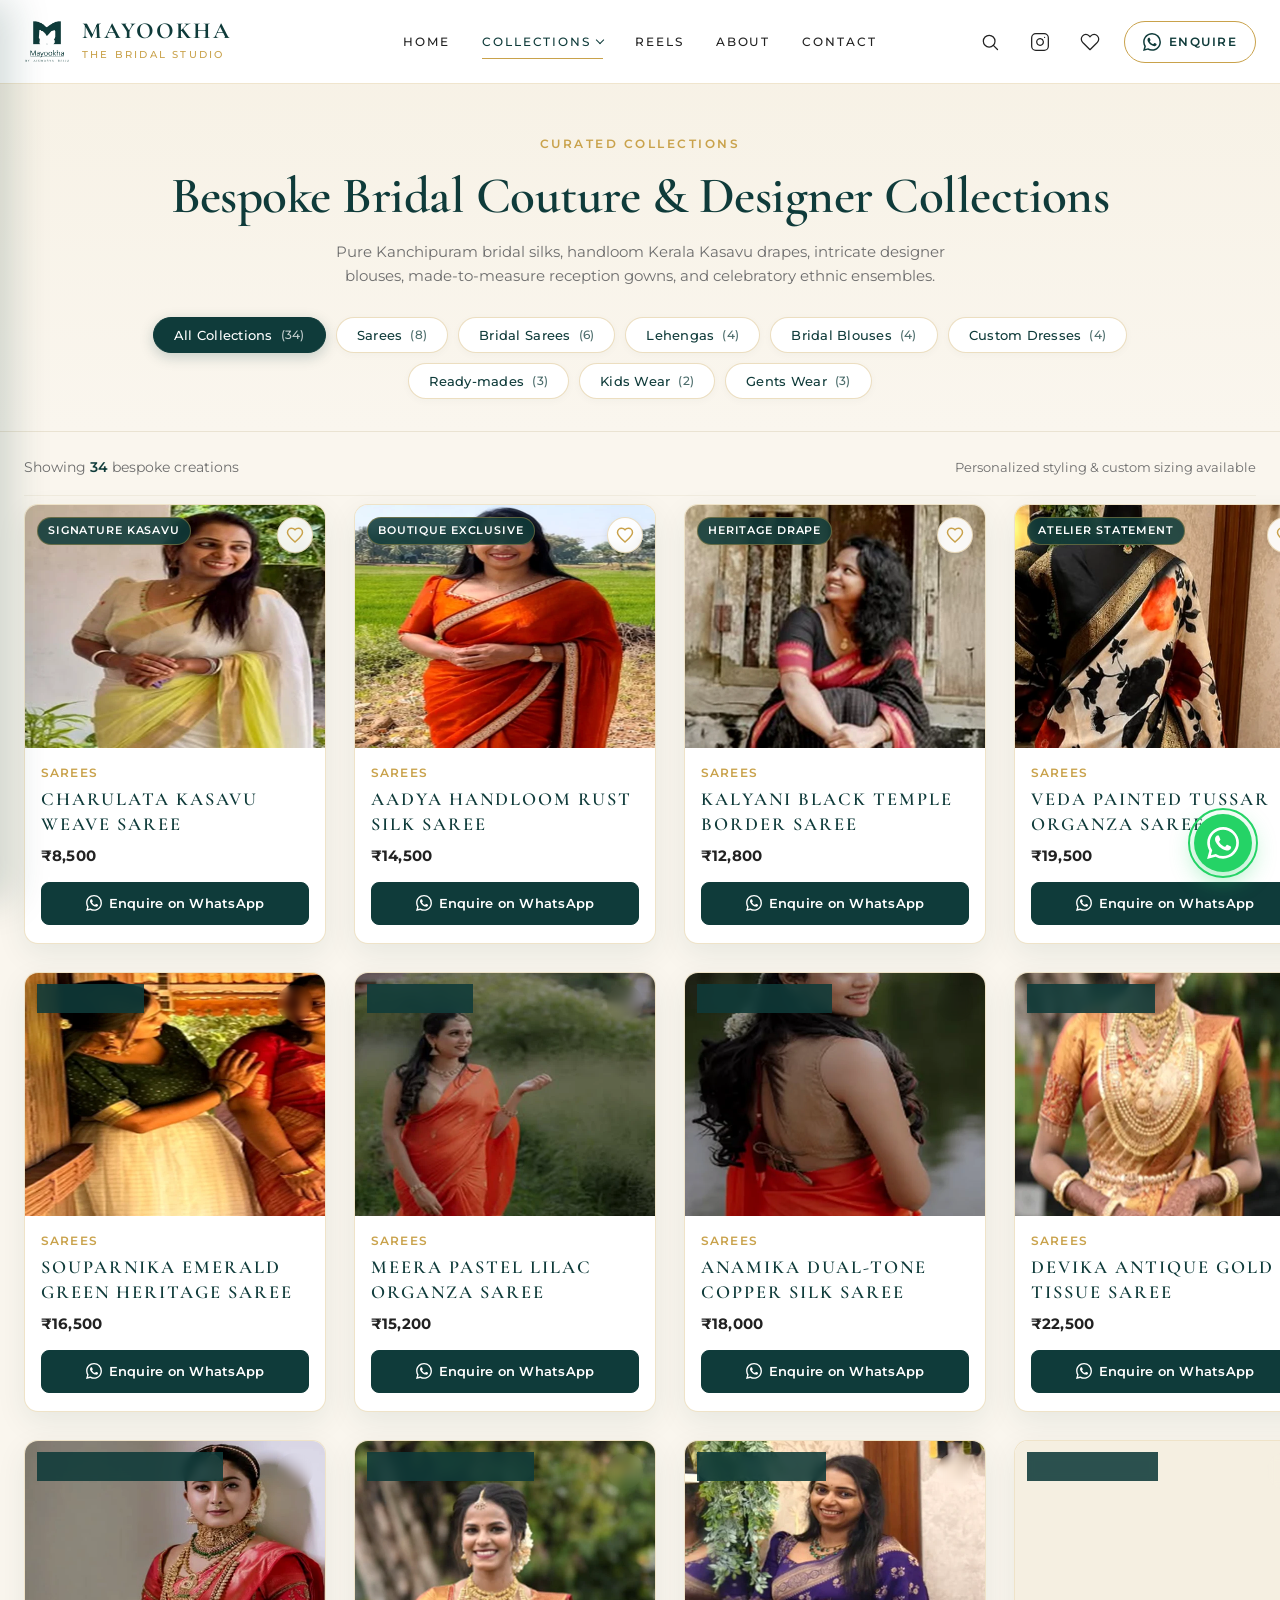
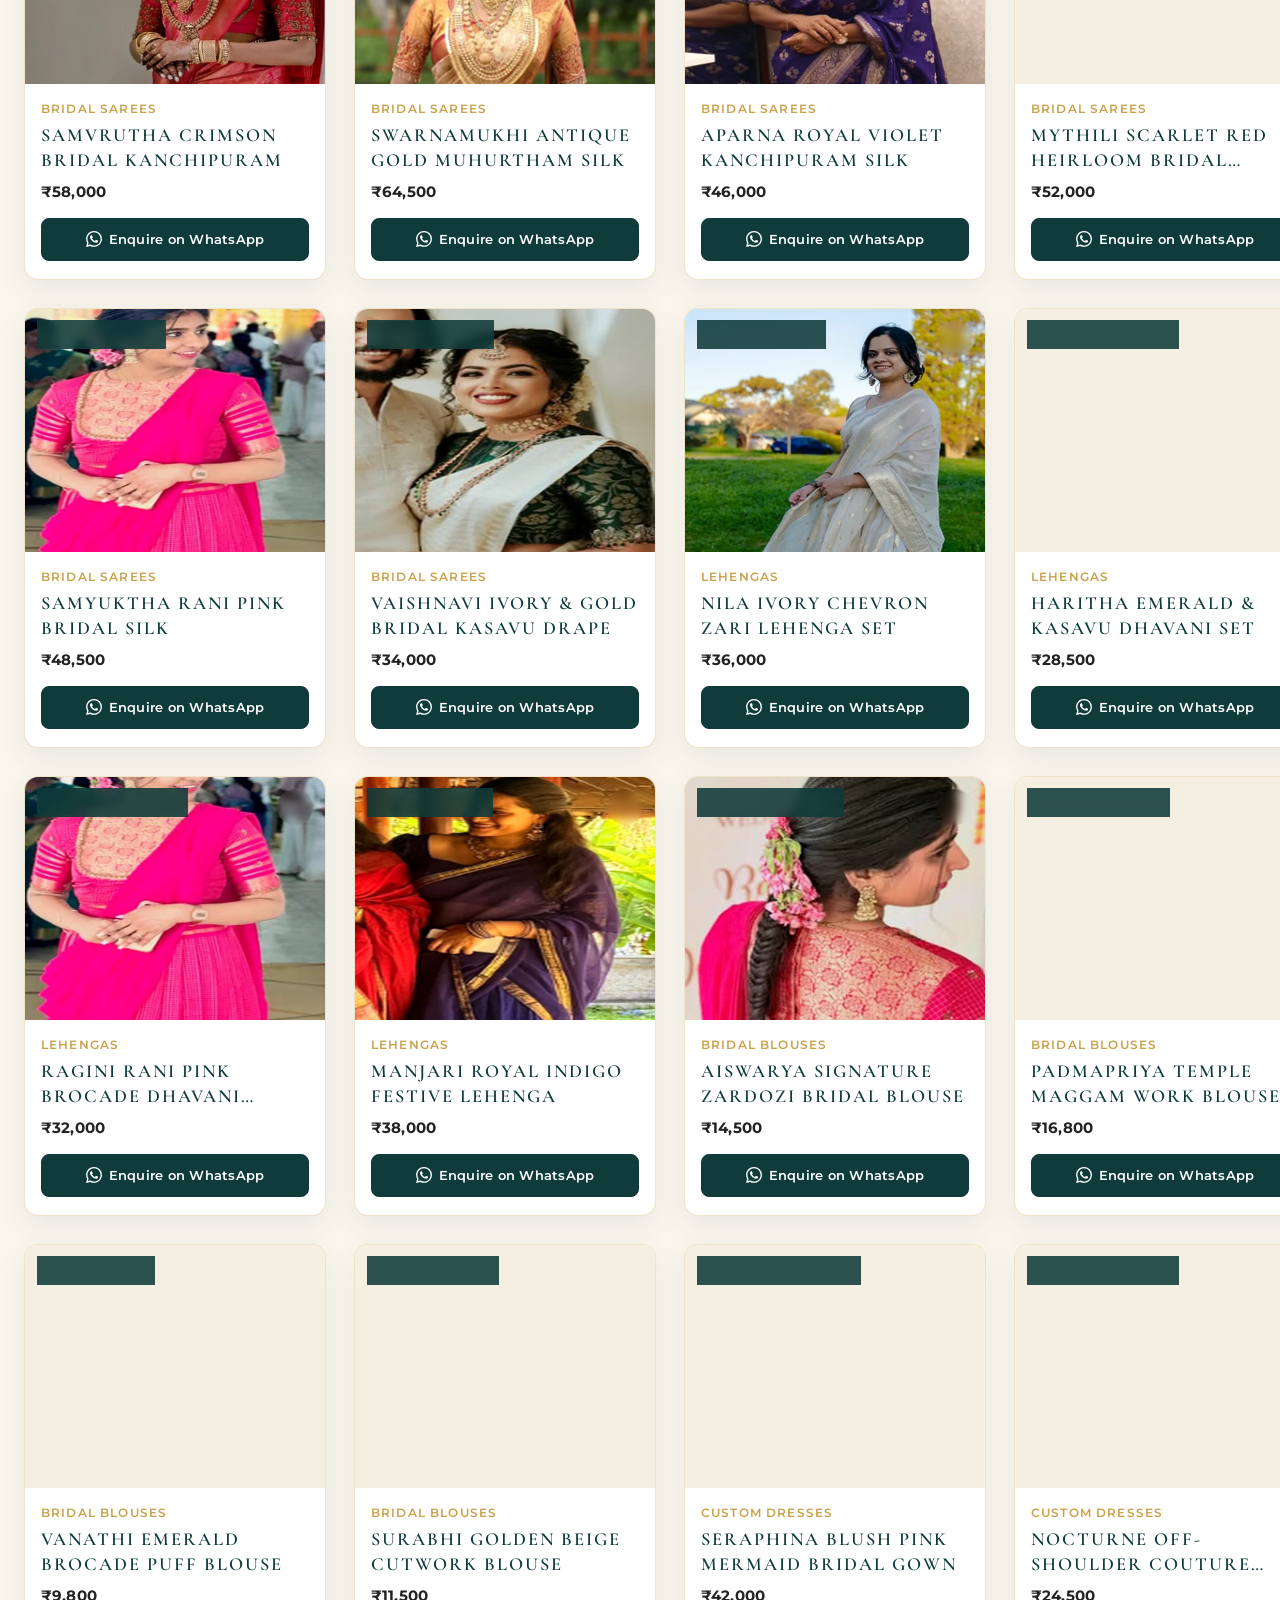
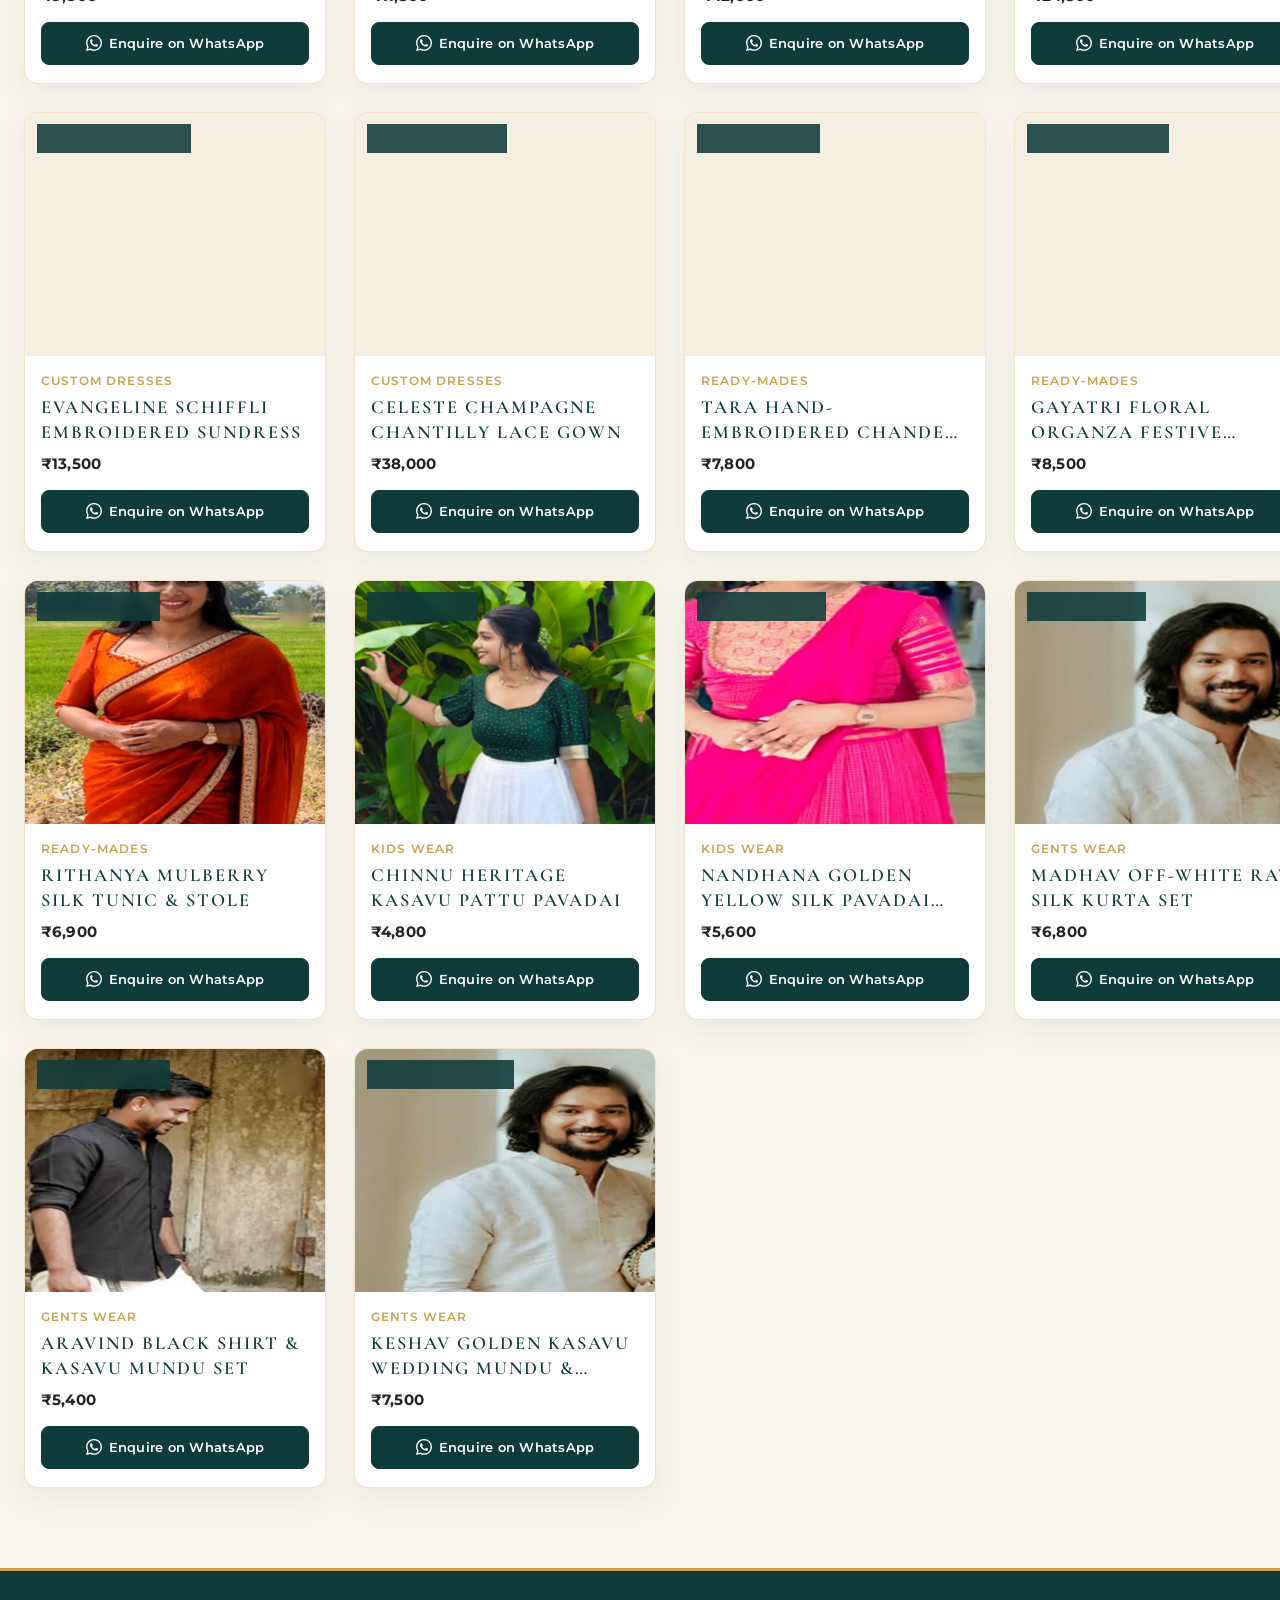
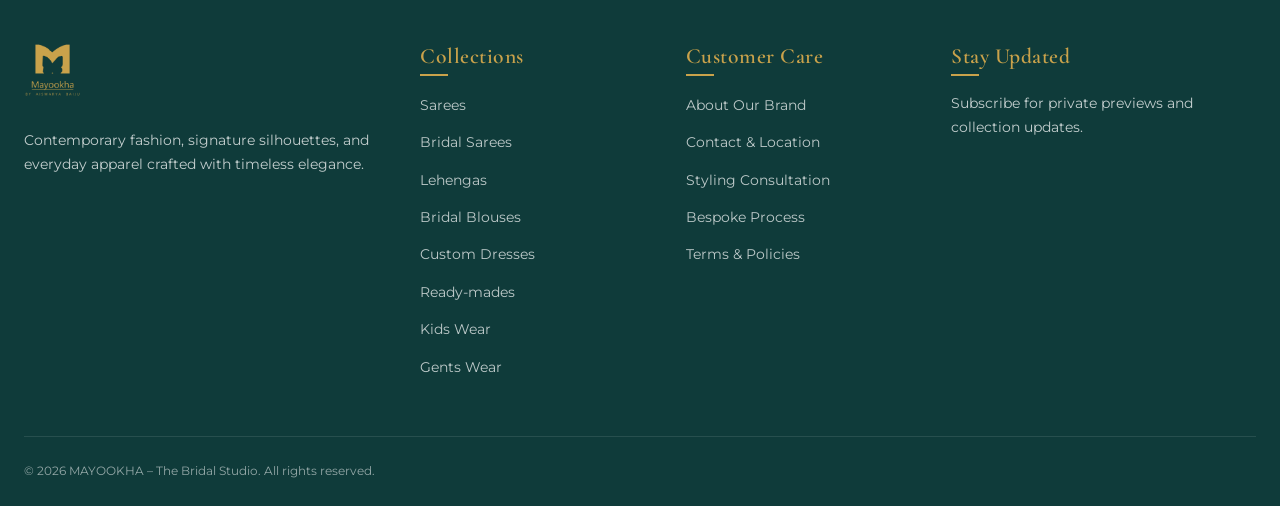
<file: collections.html>
<!DOCTYPE html>
<html lang="en">
<head>
  <meta charset="UTF-8">
  <meta name="viewport" content="width=device-width, initial-scale=1.0">
  <title>Collections | MAYOOKHA – The Bridal Studio</title>
  <meta name="description" content="MAYOOKHA – The Bridal Studio by Celebrity Costume Designer Aiswarya Baiju in Cherthala, Kerala. Bespoke bridal sarees, Kanchipuram silks, lehengas, designer bridal blouses, and custom couture.">
  <meta name="robots" content="noindex, nofollow">

  <!-- Open Graph Meta Tags -->
  <meta property="og:title" content="MAYOOKHA – The Bridal Studio | Celebrity Costume Designer">
  <meta property="og:description" content="MAYOOKHA – The Bridal Studio by Celebrity Costume Designer Aiswarya Baiju in Cherthala, Kerala. Bespoke bridal sarees, Kanchipuram silks, lehengas, designer bridal blouses, and custom couture.">
  <meta property="og:image" content="assets/images/logo-badge.png">
  <meta property="og:type" content="website">

  <link rel="preconnect" href="https://fonts.googleapis.com">
  <link rel="preconnect" href="https://fonts.gstatic.com" crossorigin>
  <link href="https://fonts.googleapis.com/css2?family=Cormorant+Garamond:ital,wght@0,600;0,700;1,400&family=Montserrat:wght@400;500;600&display=swap" rel="stylesheet">
  <!-- Favicon -->
  <link rel="icon" type="image/png" sizes="32x32" href="assets/images/favicon.png">
  <link rel="icon" type="image/png" sizes="16x16" href="assets/images/favicon.png">
  <link rel="apple-touch-icon" sizes="180x180" href="assets/images/favicon.png">
  <link rel="shortcut icon" href="favicon.ico">
  <meta name="theme-color" content="#0F3B3A">
  <link rel="stylesheet" href="css/style.css?v=7.0">
</head>
<body>

  <!-- Sticky Header -->
  <header class="site-header" id="mainHeader">
    <div class="container header-inner">
      
      <!-- Mobile Hamburger Toggle (Left on mobile under 768px, >=44px tap area) -->
      <button class="mobile-toggle" aria-label="Open Navigation Menu" aria-expanded="false" aria-controls="mobileDrawer">
        <span class="hamburger-bar"></span>
        <span class="hamburger-bar"></span>
        <span class="hamburger-bar"></span>
      </button>

      <!-- Brand Logo & Name (Left on desktop, centered on mobile) -->
      <a href="index.html" class="brand-link" aria-label="MAYOOKHA - Home">
        <img src="assets/images/logo-header.png" alt="MAYOOKHA – The Bridal Studio" class="brand-logo-img" width="46" height="44" decoding="async">
        <div class="brand-text-wrap">
          <span class="brand-main-text">MAYOOKHA</span>
          <span class="brand-sub-text">THE BRIDAL STUDIO</span>
        </div>
      </a>

      <!-- Center Desktop Navigation -->
      <nav class="main-nav" aria-label="Primary Navigation">
        <div class="nav-item">
          <a href="index.html" class="nav-link">Home</a>
        </div>

        <!-- Collections Dropdown -->
        <div class="nav-item">
          <a href="collections.html" class="nav-link active">
            Collections <span class="nav-arrow"></span>
          </a>
          <div class="dropdown-menu" role="menu">
                        <div class="dropdown-grid">
              <a href="collections.html?c=sarees" class="dropdown-card">
                <img src="assets/images/collection-01.webp" alt="Sarees" class="dropdown-thumb" width="64" height="64" loading="lazy" decoding="async">
                <div class="dropdown-card-text">
                  <div class="dropdown-title">Sarees</div>
                  <div class="dropdown-desc">Kasavu, tissue, organza &amp; celebration drapes</div>
                </div>
              </a>

              <a href="collections.html?c=bridal-sarees" class="dropdown-card">
                <img src="assets/images/collection-02.webp" alt="Bridal Sarees" class="dropdown-thumb" width="64" height="64" loading="lazy" decoding="async">
                <div class="dropdown-card-text">
                  <div class="dropdown-title">Bridal Sarees</div>
                  <div class="dropdown-desc">Pure Kanchipuram silks &amp; Muhurtham weaves</div>
                </div>
              </a>

              <a href="collections.html?c=lehengas" class="dropdown-card">
                <img src="assets/images/collection-03.webp" alt="Lehengas" class="dropdown-thumb" width="64" height="64" loading="lazy" decoding="async">
                <div class="dropdown-card-text">
                  <div class="dropdown-title">Lehengas</div>
                  <div class="dropdown-desc">Bridal lehengas, dhavani sets &amp; half-sarees</div>
                </div>
              </a>

              <a href="collections.html?c=bridal-blouses" class="dropdown-card">
                <img src="assets/images/collection-04.webp" alt="Bridal Blouses" class="dropdown-thumb" width="64" height="64" loading="lazy" decoding="async">
                <div class="dropdown-card-text">
                  <div class="dropdown-title">Bridal Blouses</div>
                  <div class="dropdown-desc">Zardozi, aari, maggam &amp; designer back work</div>
                </div>
              </a>

              <a href="collections.html?c=custom-dresses" class="dropdown-card">
                <img src="assets/images/collection-05.webp" alt="Custom Dresses" class="dropdown-thumb" width="64" height="64" loading="lazy" decoding="async">
                <div class="dropdown-card-text">
                  <div class="dropdown-title">Custom Dresses</div>
                  <div class="dropdown-desc">Bespoke bridal gowns &amp; evening couture</div>
                </div>
              </a>

              <a href="collections.html?c=ready-mades" class="dropdown-card">
                <img src="assets/images/collection-06.webp" alt="Ready-mades" class="dropdown-thumb" width="64" height="64" loading="lazy" decoding="async">
                <div class="dropdown-card-text">
                  <div class="dropdown-title">Ready-mades</div>
                  <div class="dropdown-desc">Designer kurtas &amp; festive coordinates</div>
                </div>
              </a>

              <a href="collections.html?c=kids-wear" class="dropdown-card">
                <img src="assets/images/collection-07.webp" alt="Kids Wear" class="dropdown-thumb" width="64" height="64" loading="lazy" decoding="async">
                <div class="dropdown-card-text">
                  <div class="dropdown-title">Kids Wear</div>
                  <div class="dropdown-desc">Pattu pavada &amp; bespoke kids wear</div>
                </div>
              </a>

              <a href="collections.html?c=gents-wear" class="dropdown-card">
                <img src="assets/images/collection-08.webp" alt="Gents Wear" class="dropdown-thumb" width="64" height="64" loading="lazy" decoding="async">
                <div class="dropdown-card-text">
                  <div class="dropdown-title">Gents Wear</div>
                  <div class="dropdown-desc">Kasavu mundu sets, silk kurtas &amp; groomswear</div>
                </div>
              </a>
            </div>
            <div class="dropdown-footer">
              <a href="collections.html" class="dropdown-footer-link">
                View all collections &rarr;
              </a>
            </div>
          </div>
        </div>

        <div class="nav-item">
          <a href="reels.html" class="nav-link">Reels</a>
        </div>

        <div class="nav-item">
          <a href="about.html" class="nav-link">About</a>
        </div>

        <div class="nav-item">
          <a href="contact.html" class="nav-link">Contact</a>
        </div>
      </nav>

      <!-- Right Header Actions -->
      <div class="header-actions">
        <!-- Thin-line Search Icon (20px, 1.5px stroke, 44px tap area) -->
        <button class="icon-btn search-trigger" aria-label="Open Search">
          <svg width="20" height="20" viewBox="0 0 24 24" fill="none" stroke="currentColor" stroke-width="1.5" stroke-linecap="round" stroke-linejoin="round" aria-hidden="true"><circle cx="11" cy="11" r="7"/><line x1="21" y1="21" x2="16" y2="16"/></svg>
        </button>

        <!-- Thin-line Instagram Icon (20px, 1.5px stroke, 44px tap area) -->
        <a href="https://www.instagram.com/mayoohka_by_aiswarya_/" target="_blank" rel="noopener" class="icon-btn header-insta-btn" aria-label="Visit Instagram Profile">
          <svg width="20" height="20" viewBox="0 0 24 24" fill="none" stroke="currentColor" stroke-width="1.5" stroke-linecap="round" stroke-linejoin="round" aria-hidden="true"><rect x="2" y="2" width="20" height="20" rx="5" ry="5"/><path d="M16 11.37A4 4 0 1 1 12.63 8 4 4 0 0 1 16 11.37z"/><line x1="17.5" y1="6.5" x2="17.51" y2="6.5"/></svg>
        </a>

        <!-- Thin-line Wishlist Heart Icon (20px, 1.5px stroke, 44px tap area) -->
        <a href="#wishlist" class="icon-btn wishlist-btn" aria-label="View Wishlist">
          <svg width="20" height="20" viewBox="0 0 24 24" fill="none" stroke="currentColor" stroke-width="1.5" stroke-linecap="round" stroke-linejoin="round" aria-hidden="true"><path d="M20.84 4.61a5.5 5.5 0 0 0-7.78 0L12 5.67l-1.06-1.06a5.5 5.5 0 0 0-7.78 7.78l1.06 1.06L12 21.23l7.78-7.78 1.06-1.06a5.5 5.5 0 0 0 0-7.78z"/></svg>
          <span class="badge-count wishlist-badge" style="display: none;">0</span>
        </a>

        <!-- Mobile WhatsApp Icon Button (Under 768px, 44px tap target) -->
        <a href="https://wa.me/918089101784" target="_blank" rel="noopener" class="icon-btn mobile-wa-btn" aria-label="Chat on WhatsApp">
          <svg width="20" height="20" viewBox="0 0 24 24" fill="currentColor" aria-hidden="true"><path d="M17.472 14.382c-.297-.149-1.758-.867-2.03-.967-.273-.099-.471-.148-.67.15-.197.297-.767.966-.94 1.164-.173.199-.347.223-.644.075-.297-.15-1.255-.463-2.39-1.475-.883-.788-1.48-1.761-1.653-2.059-.173-.297-.018-.458.13-.606.134-.133.298-.347.446-.52.149-.174.198-.298.298-.497.099-.198.05-.371-.025-.52-.075-.149-.669-1.612-.916-2.207-.242-.579-.487-.5-.669-.51-.173-.008-.371-.01-.57-.01-.198 0-.52.074-.792.372-.272.297-1.04 1.016-1.04 2.479 0 1.462 1.065 2.875 1.213 3.074.149.198 2.096 3.2 5.077 4.487.709.306 1.262.489 1.694.625.712.227 1.36.195 1.871.118.571-.085 1.758-.719 2.006-1.413.248-.694.248-1.289.173-1.413-.074-.124-.272-.198-.57-.347m-5.421 7.403h-.004a9.87 9.87 0 01-5.031-1.378l-.361-.214-3.741.982.998-3.648-.235-.374a9.86 9.86 0 01-1.51-5.26c.001-5.45 4.436-9.884 9.888-9.884 2.64 0 5.122 1.03 6.988 2.898a9.825 9.825 0 012.893 6.994c-.003 5.45-4.437 9.884-9.885 9.884m8.413-18.297A11.815 11.815 0 0012.05 0C5.495 0 .16 5.335.157 11.892c0 2.096.547 4.142 1.588 5.945L.057 24l6.305-1.654a11.882 11.882 0 005.683 1.448h.005c6.554 0 11.89-5.335 11.893-11.893a11.821 11.821 0 00-3.48-8.413Z"/></svg>
        </a>

        <!-- Desktop Enquire Pill (Gold-outline pill with WhatsApp icon, fills teal on hover) -->
        <a href="https://wa.me/918089101784" target="_blank" rel="noopener" class="btn-enquire-pill" aria-label="Enquire on WhatsApp">
          <svg width="18" height="18" viewBox="0 0 24 24" fill="currentColor" aria-hidden="true"><path d="M17.472 14.382c-.297-.149-1.758-.867-2.03-.967-.273-.099-.471-.148-.67.15-.197.297-.767.966-.94 1.164-.173.199-.347.223-.644.075-.297-.15-1.255-.463-2.39-1.475-.883-.788-1.48-1.761-1.653-2.059-.173-.297-.018-.458.13-.606.134-.133.298-.347.446-.52.149-.174.198-.298.298-.497.099-.198.05-.371-.025-.52-.075-.149-.669-1.612-.916-2.207-.242-.579-.487-.5-.669-.51-.173-.008-.371-.01-.57-.01-.198 0-.52.074-.792.372-.272.297-1.04 1.016-1.04 2.479 0 1.462 1.065 2.875 1.213 3.074.149.198 2.096 3.2 5.077 4.487.709.306 1.262.489 1.694.625.712.227 1.36.195 1.871.118.571-.085 1.758-.719 2.006-1.413.248-.694.248-1.289.173-1.413-.074-.124-.272-.198-.57-.347m-5.421 7.403h-.004a9.87 9.87 0 01-5.031-1.378l-.361-.214-3.741.982.998-3.648-.235-.374a9.86 9.86 0 01-1.51-5.26c.001-5.45 4.436-9.884 9.888-9.884 2.64 0 5.122 1.03 6.988 2.898a9.825 9.825 0 012.893 6.994c-.003 5.45-4.437 9.884-9.885 9.884m8.413-18.297A11.815 11.815 0 0012.05 0C5.495 0 .16 5.335.157 11.892c0 2.096.547 4.142 1.588 5.945L.057 24l6.305-1.654a11.882 11.882 0 005.683 1.448h.005c6.554 0 11.89-5.335 11.893-11.893a11.821 11.821 0 00-3.48-8.413Z"/></svg>
          <span>Enquire</span>
        </a>
      </div>

    </div>
  </header>

  <!-- ========================================================================
       Mobile Drawer Navigation (Left-Slide, Ivory, Safe Area, Staggered)
       ======================================================================== -->
  <div class="mobile-drawer-overlay" aria-hidden="true"></div>
  <aside class="mobile-drawer" id="mobileDrawer" aria-label="Mobile Navigation" aria-hidden="true">
    <div class="drawer-header">
      <div class="brand-text-wrap">
          <span class="brand-main-text">MAYOOKHA</span>
          <span class="brand-sub-text">THE BRIDAL STUDIO</span>
        </div>
      <button class="drawer-close-btn" aria-label="Close Mobile Menu">&times;</button>
    </div>

    <nav class="drawer-nav">
      <div class="drawer-nav-item">
        <a href="index.html" class="drawer-link">Home</a>
      </div>
      
      <!-- Collapsible Collections Accordion with Thumbnails -->
      <div class="drawer-nav-item">
        <button class="drawer-accordion-btn active" aria-expanded="false">
          <span>Collections</span>
          <span class="nav-arrow"></span>
        </button>
                <div class="drawer-accordion-content">
          <a href="collections.html?c=sarees" class="drawer-sublink-card">
            <img src="assets/images/collection-01.webp" alt="Sarees" class="drawer-sublink-thumb" width="40" height="40" loading="lazy" decoding="async">
            <span class="drawer-sublink-name">Sarees</span>
          </a>
          <a href="collections.html?c=bridal-sarees" class="drawer-sublink-card">
            <img src="assets/images/collection-02.webp" alt="Bridal Sarees" class="drawer-sublink-thumb" width="40" height="40" loading="lazy" decoding="async">
            <span class="drawer-sublink-name">Bridal Sarees</span>
          </a>
          <a href="collections.html?c=lehengas" class="drawer-sublink-card">
            <img src="assets/images/collection-03.webp" alt="Lehengas" class="drawer-sublink-thumb" width="40" height="40" loading="lazy" decoding="async">
            <span class="drawer-sublink-name">Lehengas</span>
          </a>
          <a href="collections.html?c=bridal-blouses" class="drawer-sublink-card">
            <img src="assets/images/collection-04.webp" alt="Bridal Blouses" class="drawer-sublink-thumb" width="40" height="40" loading="lazy" decoding="async">
            <span class="drawer-sublink-name">Bridal Blouses</span>
          </a>
          <a href="collections.html?c=custom-dresses" class="drawer-sublink-card">
            <img src="assets/images/collection-05.webp" alt="Custom Dresses" class="drawer-sublink-thumb" width="40" height="40" loading="lazy" decoding="async">
            <span class="drawer-sublink-name">Custom Dresses</span>
          </a>
          <a href="collections.html?c=ready-mades" class="drawer-sublink-card">
            <img src="assets/images/collection-06.webp" alt="Ready-mades" class="drawer-sublink-thumb" width="40" height="40" loading="lazy" decoding="async">
            <span class="drawer-sublink-name">Ready-mades</span>
          </a>
          <a href="collections.html?c=kids-wear" class="drawer-sublink-card">
            <img src="assets/images/collection-07.webp" alt="Kids Wear" class="drawer-sublink-thumb" width="40" height="40" loading="lazy" decoding="async">
            <span class="drawer-sublink-name">Kids Wear</span>
          </a>
          <a href="collections.html?c=gents-wear" class="drawer-sublink-card">
            <img src="assets/images/collection-08.webp" alt="Gents Wear" class="drawer-sublink-thumb" width="40" height="40" loading="lazy" decoding="async">
            <span class="drawer-sublink-name">Gents Wear</span>
          </a>
          <a href="collections.html" class="drawer-sublink-all">
            View all collections &rarr;
          </a>
        </div>
      </div>

      <div class="drawer-nav-item">
        <a href="reels.html" class="drawer-link">Reels</a>
      </div>

      <div class="drawer-nav-item">
        <a href="about.html" class="drawer-link">About</a>
      </div>

      <div class="drawer-nav-item">
        <a href="contact.html" class="drawer-link">Contact</a>
      </div>
    </nav>

    <div class="drawer-footer">
      <a href="https://wa.me/918089101784" target="_blank" rel="noopener" class="drawer-wa-btn">
        <svg width="18" height="18" viewBox="0 0 24 24" fill="currentColor" aria-hidden="true"><path d="M17.472 14.382c-.297-.149-1.758-.867-2.03-.967-.273-.099-.471-.148-.67.15-.197.297-.767.966-.94 1.164-.173.199-.347.223-.644.075-.297-.15-1.255-.463-2.39-1.475-.883-.788-1.48-1.761-1.653-2.059-.173-.297-.018-.458.13-.606.134-.133.298-.347.446-.52.149-.174.198-.298.298-.497.099-.198.05-.371-.025-.52-.075-.149-.669-1.612-.916-2.207-.242-.579-.487-.5-.669-.51-.173-.008-.371-.01-.57-.01-.198 0-.52.074-.792.372-.272.297-1.04 1.016-1.04 2.479 0 1.462 1.065 2.875 1.213 3.074.149.198 2.096 3.2 5.077 4.487.709.306 1.262.489 1.694.625.712.227 1.36.195 1.871.118.571-.085 1.758-.719 2.006-1.413.248-.694.248-1.289.173-1.413-.074-.124-.272-.198-.57-.347m-5.421 7.403h-.004a9.87 9.87 0 01-5.031-1.378l-.361-.214-3.741.982.998-3.648-.235-.374a9.86 9.86 0 01-1.51-5.26c.001-5.45 4.436-9.884 9.888-9.884 2.64 0 5.122 1.03 6.988 2.898a9.825 9.825 0 012.893 6.994c-.003 5.45-4.437 9.884-9.885 9.884m8.413-18.297A11.815 11.815 0 0012.05 0C5.495 0 .16 5.335.157 11.892c0 2.096.547 4.142 1.588 5.945L.057 24l6.305-1.654a11.882 11.882 0 005.683 1.448h.005c6.554 0 11.89-5.335 11.893-11.893a11.821 11.821 0 00-3.48-8.413Z"/></svg>
        <span>Enquire on WhatsApp</span>
      </a>

      <div class="drawer-contact-strip">
        <a href="tel:+918089101784" class="drawer-phone-link" aria-label="Call +91 8089101784">
          <svg width="16" height="16" viewBox="0 0 24 24" fill="none" stroke="currentColor" stroke-width="1.5" stroke-linecap="round" stroke-linejoin="round" aria-hidden="true"><path d="M22 16.92v3a2 2 0 0 1-2.18 2 19.79 19.79 0 0 1-8.63-3.07 19.5 19.5 0 0 1-6-6 19.79 19.79 0 0 1-3.07-8.67A2 2 0 0 1 4.11 2h3a2 2 0 0 1 2 1.72 12.84 12.84 0 0 0 .7 2.81 2 2 0 0 1-.45 2.11L8.09 9.91a16 16 0 0 0 6 6l1.27-1.27a2 2 0 0 1 2.11-.45 12.84 12.84 0 0 0 2.81.7A2 2 0 0 1 22 16.92z"/></svg>
          <span>+91 8089101784</span>
        </a>

        <a href="https://www.instagram.com/mayoohka_by_aiswarya_/" target="_blank" rel="noopener" class="drawer-insta-link" aria-label="Instagram Profile">
          <svg width="18" height="18" viewBox="0 0 24 24" fill="none" stroke="currentColor" stroke-width="1.5" stroke-linecap="round" stroke-linejoin="round" aria-hidden="true"><rect x="2" y="2" width="20" height="20" rx="5" ry="5"/><path d="M16 11.37A4 4 0 1 1 12.63 8 4 4 0 0 1 16 11.37z"/><line x1="17.5" y1="6.5" x2="17.51" y2="6.5"/></svg>
          <span>Instagram</span>
        </a>
      </div>
    </div>
  </aside>

  <!-- Search Modal -->
  <div class="search-modal-overlay" role="dialog" aria-modal="true">
    <div class="search-modal-container">
      <button class="search-close-btn">&times;</button>
      <h2 class="search-title">Search Collections</h2>
      <form class="search-input-wrap" onsubmit="event.preventDefault(); window.location.href='collections.html?q=' + encodeURIComponent(document.querySelector('.search-input').value);">
        <input type="text" class="search-input" placeholder="Search Sarees, Bridal Silks, Lehengas, Custom Gowns...">
        <button type="submit" class="search-submit-btn">&rarr;</button>
      </form>
    </div>
  </div>

  <!-- Main Collections Catalog Section -->
  <main class="collections-main-wrap" id="mainContent">
    
    <!-- Hero Header with Eyebrow & Filter Pills -->
    <section class="collections-page-header">
      <div class="container">
        <span class="section-eyebrow">Curated Collections</span>
        <h1 class="collections-hero-title">Bespoke Bridal Couture &amp; Designer Collections</h1>
        <p class="collections-hero-subtitle">
          Pure Kanchipuram bridal silks, handloom Kerala Kasavu drapes, intricate designer blouses, made-to-measure reception gowns, and celebratory ethnic ensembles.
        </p>

        <!-- Category Filter Pills -->
        <nav class="collections-filters-wrap" id="collectionsFilters" aria-label="Filter Collections">
          <button class="filter-pill active" data-slug="all" onclick="setCategoryFilter('all')">
            <span>All Collections</span>
            <span class="pill-count" id="count-all">(34)</span>
          </button>
          <button class="filter-pill" data-slug="sarees" onclick="setCategoryFilter('sarees')">
            <span>Sarees</span>
            <span class="pill-count" id="count-sarees">(8)</span>
          </button>
          <button class="filter-pill" data-slug="bridal-sarees" onclick="setCategoryFilter('bridal-sarees')">
            <span>Bridal Sarees</span>
            <span class="pill-count" id="count-bridal-sarees">(6)</span>
          </button>
          <button class="filter-pill" data-slug="lehengas" onclick="setCategoryFilter('lehengas')">
            <span>Lehengas</span>
            <span class="pill-count" id="count-lehengas">(4)</span>
          </button>
          <button class="filter-pill" data-slug="bridal-blouses" onclick="setCategoryFilter('bridal-blouses')">
            <span>Bridal Blouses</span>
            <span class="pill-count" id="count-bridal-blouses">(4)</span>
          </button>
          <button class="filter-pill" data-slug="custom-dresses" onclick="setCategoryFilter('custom-dresses')">
            <span>Custom Dresses</span>
            <span class="pill-count" id="count-custom-dresses">(4)</span>
          </button>
          <button class="filter-pill" data-slug="ready-mades" onclick="setCategoryFilter('ready-mades')">
            <span>Ready-mades</span>
            <span class="pill-count" id="count-ready-mades">(3)</span>
          </button>
          <button class="filter-pill" data-slug="kids-wear" onclick="setCategoryFilter('kids-wear')">
            <span>Kids Wear</span>
            <span class="pill-count" id="count-kids-wear">(2)</span>
          </button>
          <button class="filter-pill" data-slug="gents-wear" onclick="setCategoryFilter('gents-wear')">
            <span>Gents Wear</span>
            <span class="pill-count" id="count-gents-wear">(3)</span>
          </button>
        </nav>

        <!-- Active Search Banner (Hidden by default) -->
        <div id="searchBanner" class="collections-search-banner" style="display: none;">
          <span>Searching for: <strong id="searchQueryText"></strong></span>
          <button onclick="clearSearchFilter()" aria-label="Clear Search Query">&times;</button>
        </div>
      </div>
    </section>

    <!-- Catalog Content Grid Container -->
    <section class="collections-catalog-section">
      <div class="container">
        
        <!-- Results Top Bar -->
        <div class="collections-results-bar">
          <div id="collectionsCount" class="collections-count-text">
            Showing <strong class="collections-count-strong">34</strong> bespoke creations
          </div>
          <div class="collections-help-note">
            <span style="font-size: 0.8rem; color: var(--text-muted);">Personalized styling &amp; custom sizing available</span>
          </div>
        </div>

        <!-- 4-Column Responsive Grid -->
        <div class="collections-grid" id="collectionsGrid" aria-live="polite">
          <!-- Populated dynamically by JavaScript -->
        </div>

      </div>
    </section>

  </main>

  <!-- Footer -->
  <footer class="site-footer">
    <div class="container">
      <div class="footer-grid">
        <div>
          <div class="footer-brand-wrap">
            <img src="assets/images/logo-footer.png" alt="MAYOOKHA – The Bridal Studio" class="footer-logo-img" width="160" height="54" loading="lazy" decoding="async">
          </div>
          <p class="footer-desc">Contemporary fashion, signature silhouettes, and everyday apparel crafted with timeless elegance.</p>
        </div>
                <div>
          <h3 class="footer-col-title">Collections</h3>
          <ul class="footer-links-list">
            <li><a href="collections.html?c=sarees" class="footer-link">Sarees</a></li>
            <li><a href="collections.html?c=bridal-sarees" class="footer-link">Bridal Sarees</a></li>
            <li><a href="collections.html?c=lehengas" class="footer-link">Lehengas</a></li>
            <li><a href="collections.html?c=bridal-blouses" class="footer-link">Bridal Blouses</a></li>
            <li><a href="collections.html?c=custom-dresses" class="footer-link">Custom Dresses</a></li>
            <li><a href="collections.html?c=ready-mades" class="footer-link">Ready-mades</a></li>
            <li><a href="collections.html?c=kids-wear" class="footer-link">Kids Wear</a></li>
            <li><a href="collections.html?c=gents-wear" class="footer-link">Gents Wear</a></li>
          </ul>
        </div>
        <div>
          <h3 class="footer-col-title">Customer Care</h3>
          <ul class="footer-links-list">
            <li><a href="about.html" class="footer-link">About Our Brand</a></li>
            <li><a href="contact.html" class="footer-link">Contact &amp; Location</a></li>
            <li><a href="contact.html#consultation" class="footer-link">Styling Consultation</a></li>
            <li><a href="about.html#process" class="footer-link">Bespoke Process</a></li>
            <li><a href="contact.html" class="footer-link">Terms &amp; Policies</a></li>
          </ul>
        </div>
        <div>
          <h3 class="footer-col-title">Stay Updated</h3>
          <p class="footer-desc">Subscribe for private previews and collection updates.</p>
        </div>
      </div>
      <div class="footer-bottom">
        <div>&copy; 2026 MAYOOKHA – The Bridal Studio. All rights reserved.</div>
      </div>
    </div>
  </footer>

  <!-- Floating WhatsApp -->
  <aside class="floating-whatsapp" aria-label="Direct WhatsApp Consultation">
    <div class="wa-tooltip">Enquire on WhatsApp: +91 8089101784</div>
    <a href="https://wa.me/918089101784" target="_blank" rel="noopener" class="wa-floating-btn" aria-label="Chat on WhatsApp">
      <div class="wa-pulse-ring"></div>
      <svg xmlns="http://www.w3.org/2000/svg" viewBox="0 0 24 24" width="28" height="28" fill="#fff" aria-hidden="true"><path d="M17.472 14.382c-.297-.149-1.758-.867-2.03-.967-.273-.099-.471-.148-.67.15-.197.297-.767.966-.94 1.164-.173.199-.347.223-.644.075-.297-.15-1.255-.463-2.39-1.475-.883-.788-1.48-1.761-1.653-2.059-.173-.297-.018-.458.13-.606.134-.133.298-.347.446-.52.149-.174.198-.298.298-.497.099-.198.05-.371-.025-.52-.075-.149-.669-1.612-.916-2.207-.242-.579-.487-.5-.669-.51-.173-.008-.371-.01-.57-.01-.198 0-.52.074-.792.372-.272.297-1.04 1.016-1.04 2.479 0 1.462 1.065 2.875 1.213 3.074.149.198 2.096 3.2 5.077 4.487.709.306 1.262.489 1.694.625.712.227 1.36.195 1.871.118.571-.085 1.758-.719 2.006-1.413.248-.694.248-1.289.173-1.413-.074-.124-.272-.198-.57-.347m-5.421 7.403h-.004a9.87 9.87 0 01-5.031-1.378l-.361-.214-3.741.982.998-3.648-.235-.374a9.86 9.86 0 01-1.51-5.26c.001-5.45 4.436-9.884 9.888-9.884 2.64 0 5.122 1.03 6.988 2.898a9.825 9.825 0 012.893 6.994c-.003 5.45-4.437 9.884-9.885 9.884m8.413-18.297A11.815 11.815 0 0012.05 0C5.495 0 .16 5.335.157 11.892c0 2.096.547 4.142 1.588 5.945L.057 24l6.305-1.654a11.882 11.882 0 005.683 1.448h.005c6.554 0 11.89-5.335 11.893-11.893a11.821 11.821 0 00-3.48-8.413Z"/></svg>
    </a>
  </aside>

  <script src="js/products.js?v=7.0" defer></script>
  <script src="js/main.js?v=7.0" defer></script>
  <script>
    let currentCategory = 'all';
    let currentSearch = '';

    document.addEventListener('DOMContentLoaded', () => {
      initCatalogFromUrl();
      renderFilterPillCounts();
    });

    window.addEventListener('popstate', () => {
      initCatalogFromUrl();
    });

    function initCatalogFromUrl() {
      const params = new URLSearchParams(window.location.search);
      const cat = params.get('c');
      const query = params.get('q');

      currentCategory = cat && CATEGORIES.some(c => c.slug === cat) ? cat : 'all';
      currentSearch = query ? query.trim() : '';

      syncFilterPillsUI();
      syncSearchBannerUI();
      renderCatalogGrid(true);
    }

    function setCategoryFilter(slug) {
      if (currentCategory === slug && !currentSearch) return;
      currentCategory = slug;
      
      const url = new URL(window.location);
      if (slug === 'all') {
        url.searchParams.delete('c');
      } else {
        url.searchParams.set('c', slug);
      }
      history.pushState(null, '', url.pathname + url.search);

      syncFilterPillsUI();
      renderCatalogGrid(false);
    }

    function clearSearchFilter() {
      currentSearch = '';
      const url = new URL(window.location);
      url.searchParams.delete('q');
      history.pushState(null, '', url.pathname + url.search);
      syncSearchBannerUI();
      renderCatalogGrid(false);
    }

    function syncFilterPillsUI() {
      document.querySelectorAll('.filter-pill').forEach(btn => {
        if (btn.dataset.slug === currentCategory) {
          btn.classList.add('active');
        } else {
          btn.classList.remove('active');
        }
      });
    }

    function syncSearchBannerUI() {
      const banner = document.getElementById('searchBanner');
      const queryEl = document.getElementById('searchQueryText');
      if (!banner || !queryEl) return;

      if (currentSearch) {
        queryEl.textContent = `"${currentSearch}"`;
        banner.style.display = 'inline-flex';
      } else {
        banner.style.display = 'none';
      }
    }

    function renderFilterPillCounts() {
      if (typeof PRODUCTS === 'undefined') return;
      const allCountEl = document.getElementById('count-all');
      if (allCountEl) allCountEl.textContent = `(${PRODUCTS.length})`;
      
      CATEGORIES.forEach(cat => {
        if (cat.slug === 'all') return;
        const count = PRODUCTS.filter(p => p.category === cat.slug).length;
        const el = document.getElementById(`count-${cat.slug}`);
        if (el) el.textContent = `(${count})`;
      });
    }

    function renderCatalogGrid(immediate) {
      const grid = document.getElementById('collectionsGrid');
      const countEl = document.getElementById('collectionsCount');
      if (!grid || typeof PRODUCTS === 'undefined') return;

      let filtered = PRODUCTS.filter(item => {
        const matchCat = currentCategory === 'all' || item.category === currentCategory;
        if (!matchCat) return false;
        if (!currentSearch) return true;
        const q = currentSearch.toLowerCase();
        return (
          item.name.toLowerCase().includes(q) ||
          item.categoryName.toLowerCase().includes(q) ||
          (item.fabric && item.fabric.toLowerCase().includes(q)) ||
          (item.description && item.description.toLowerCase().includes(q))
        );
      });

      const updateDOM = () => {
        if (countEl) {
          const noun = filtered.length === 1 ? 'creation' : 'creations';
          countEl.innerHTML = `Showing <strong class="collections-count-strong">${filtered.length}</strong> bespoke ${noun}`;
        }

        if (filtered.length === 0) {
          grid.innerHTML = `
            <div class="collections-empty">
              <svg class="collections-empty-icon" viewBox="0 0 24 24" fill="none" stroke="currentColor" stroke-width="1.5">
                <circle cx="11" cy="11" r="8"></circle>
                <line x1="21" y1="21" x2="16.65" y2="16.65"></line>
                <line x1="8" y1="11" x2="14" y2="11"></line>
              </svg>
              <h3 class="collections-empty-title">No creations found</h3>
              <p class="collections-empty-desc">We couldn't find any items matching your current selection. Clear filters or enquire directly for styling assistance.</p>
              <button class="filter-pill active" onclick="setCategoryFilter('all'); clearSearchFilter();">View All Collections</button>
            </div>
          `;
          return;
        }

        const wishlistItems = JSON.parse(localStorage.getItem('store_wishlist') || '[]');

        grid.innerHTML = filtered.map(product => {
          const isWish = wishlistItems.includes(product.id);
          const encodedMsg = encodeURIComponent(`Hello Mayookha, I would like to enquire about the ${product.name} (${product.price}). Please share availability and details.`);
          const waLink = `https://wa.me/918089101784?text=${encodedMsg}`;
          const mainImg = product.images && product.images.length > 0 ? product.images[0] : 'assets/images/collection-01.webp';
          const badgeHtml = product.badge ? `<span class="collection-card-badge">${product.badge}</span>` : '';

          return `
            <article class="collection-card product-card" data-product-id="${product.id}">
              <div class="collection-card-media">
                <a href="product-detail.html?id=${product.id}" aria-label="View details for ${product.name}">
                  <img src="${mainImg}" alt="${product.name}" class="collection-card-img" width="300" height="375" loading="lazy" decoding="async">
                </a>
                ${badgeHtml}
                <button class="collection-card-heart product-wishlist-btn ${isWish ? 'active' : ''}" 
                        aria-label="Save to Wishlist" 
                        onclick="toggleWishlist('${product.id}', this); event.stopPropagation();">
                  <svg viewBox="0 0 24 24"><path d="M12 21.35l-1.45-1.32C5.4 15.36 2 12.28 2 8.5 2 5.42 4.42 3 7.5 3c1.74 0 3.41.81 4.5 2.09C13.09 3.81 14.76 3 16.5 3 19.58 3 22 5.42 22 8.5c0 3.78-3.4 6.86-8.55 11.54L12 21.35z"/></svg>
                </button>
              </div>
              <div class="collection-card-body">
                <div class="collection-card-category">${product.categoryName}</div>
                <h2 class="collection-card-title">
                  <a href="product-detail.html?id=${product.id}">${product.name}</a>
                </h2>
                <div class="collection-card-price">${product.price}</div>
                <a href="${waLink}" target="_blank" rel="noopener" class="btn-card-wa" aria-label="Enquire on WhatsApp about ${product.name}">
                  <svg viewBox="0 0 24 24"><path d="M17.472 14.382c-.297-.149-1.758-.867-2.03-.967-.273-.099-.471-.148-.67.15-.197.297-.767.966-.94 1.164-.173.199-.347.223-.644.075-.297-.15-1.255-.463-2.39-1.475-.883-.788-1.48-1.761-1.653-2.059-.173-.297-.018-.458.13-.606.134-.133.298-.347.446-.52.149-.174.198-.298.298-.497.099-.198.05-.371-.025-.52-.075-.149-.669-1.612-.916-2.207-.242-.579-.487-.5-.669-.51-.173-.008-.371-.01-.57-.01-.198 0-.52.074-.792.372-.272.297-1.04 1.016-1.04 2.479 0 1.462 1.065 2.875 1.213 3.074.149.198 2.096 3.2 5.077 4.487.709.306 1.262.489 1.694.625.712.227 1.36.195 1.871.118.571-.085 1.758-.719 2.006-1.413.248-.694.248-1.289.173-1.413-.074-.124-.272-.198-.57-.347m-5.421 7.403h-.004a9.87 9.87 0 01-5.031-1.378l-.361-.214-3.741.982.998-3.648-.235-.374a9.86 9.86 0 01-1.51-5.26c.001-5.45 4.436-9.884 9.888-9.884 2.64 0 5.122 1.03 6.988 2.898a9.825 9.825 0 012.893 6.994c-.003 5.45-4.437 9.884-9.885 9.884m8.413-18.297A11.815 11.815 0 0012.05 0C5.495 0 .16 5.335.157 11.892c0 2.096.547 4.142 1.588 5.945L.057 24l6.305-1.654a11.882 11.882 0 005.683 1.448h.005c6.554 0 11.89-5.335 11.893-11.893a11.821 11.821 0 00-3.48-8.413Z"/></svg>
                  <span>Enquire on WhatsApp</span>
                </a>
              </div>
            </article>
          `;
        }).join('');
      };

      if (immediate) {
        updateDOM();
      } else {
        grid.classList.add('fade-out');
        setTimeout(() => {
          updateDOM();
          grid.classList.remove('fade-out');
        }, 180);
      }
    }
  </script>
</body>
</html>
</file>
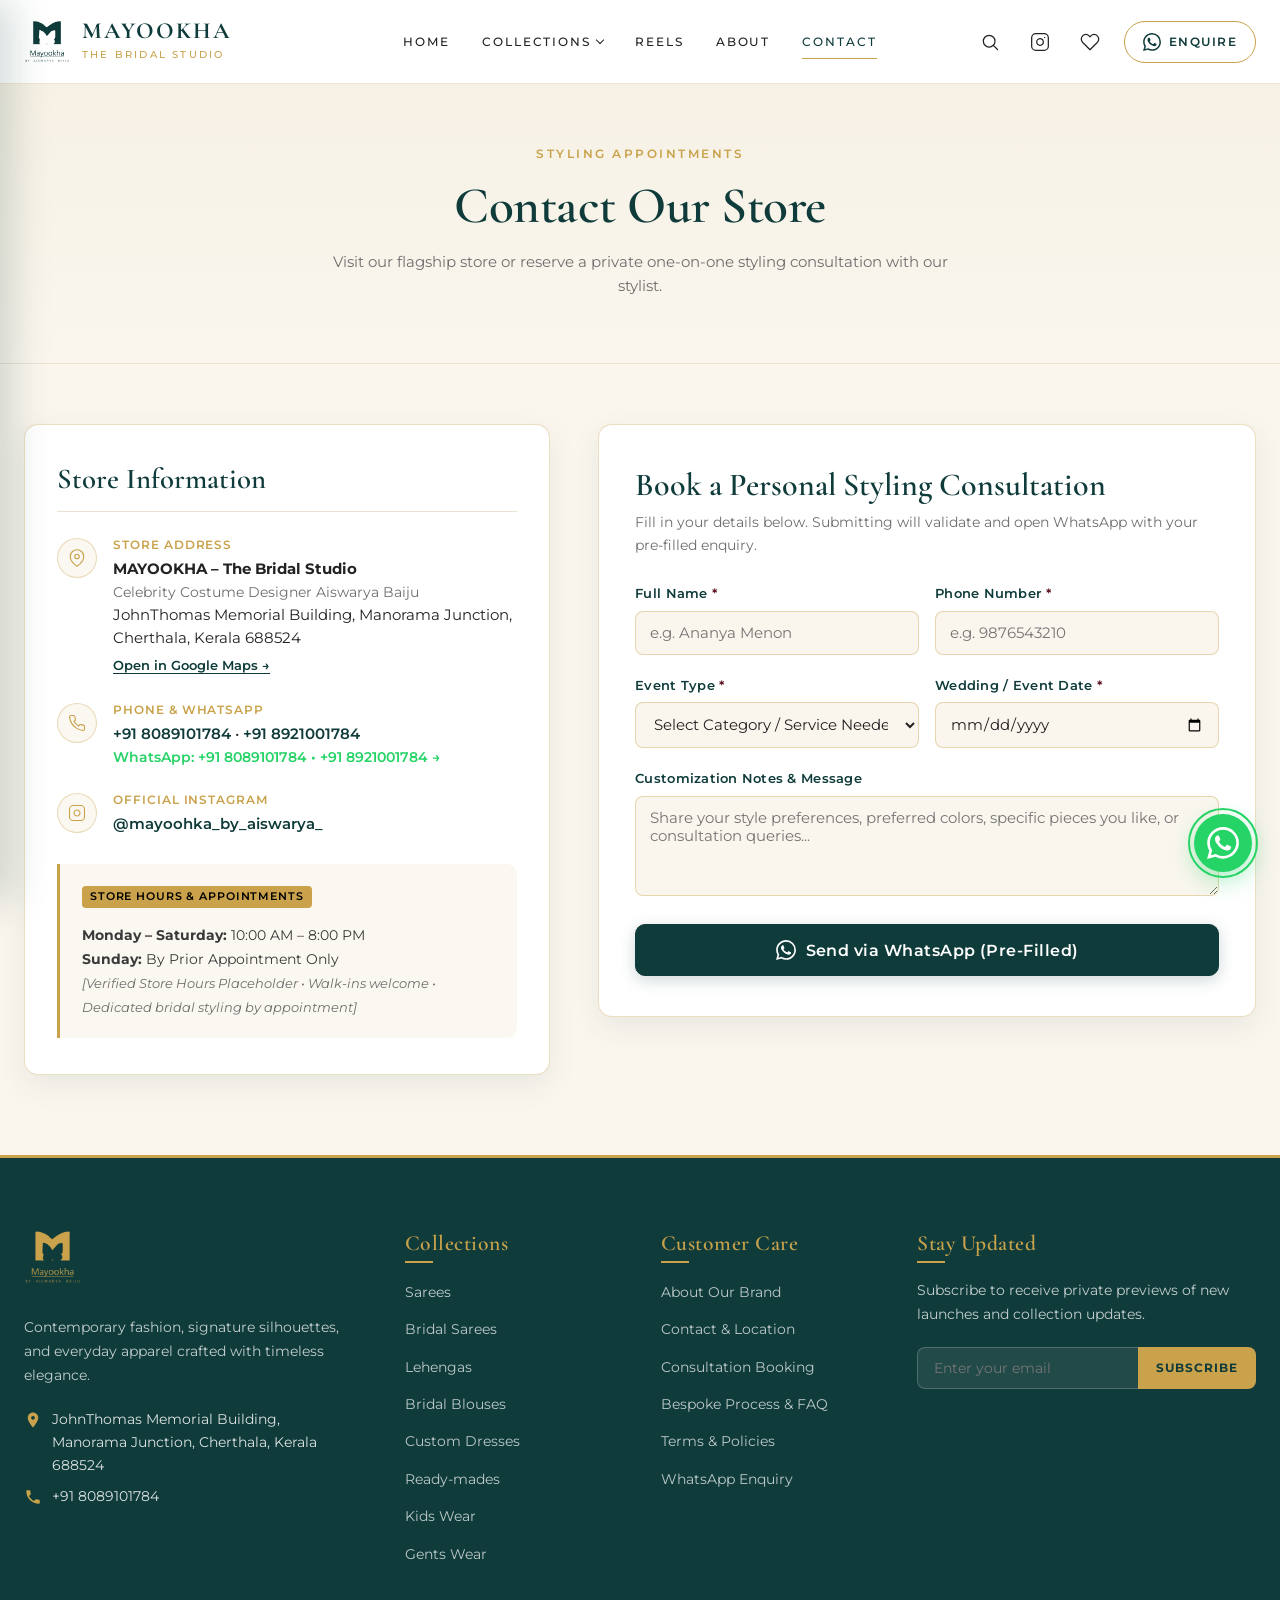
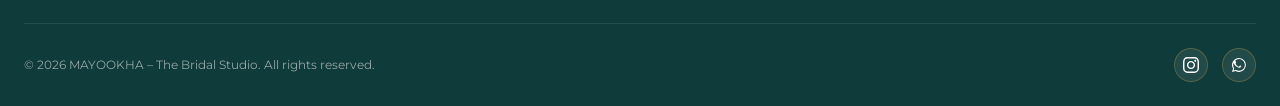
<file: contact.html>
<!DOCTYPE html>
<html lang="en">
<head>
  <meta charset="UTF-8">
  <meta name="viewport" content="width=device-width, initial-scale=1.0">
  <title>Contact &amp; Store Location | MAYOOKHA – The Bridal Studio</title>
  <meta name="description" content="MAYOOKHA – The Bridal Studio by Celebrity Costume Designer Aiswarya Baiju in Cherthala, Kerala. Bespoke bridal sarees, Kanchipuram silks, lehengas, designer bridal blouses, and custom couture.">
  <meta name="robots" content="noindex, nofollow">
  <meta property="og:title" content="MAYOOKHA – The Bridal Studio | Celebrity Costume Designer">
  <meta property="og:description" content="MAYOOKHA – The Bridal Studio by Celebrity Costume Designer Aiswarya Baiju in Cherthala, Kerala. Bespoke bridal sarees, Kanchipuram silks, lehengas, designer bridal blouses, and custom couture.">
  <meta property="og:image" content="assets/images/logo-badge.png">
  <meta property="og:type" content="website">
  
  <!-- Google Fonts: Cormorant Garamond & Montserrat -->
  <link rel="preconnect" href="https://fonts.googleapis.com">
  <link rel="preconnect" href="https://fonts.gstatic.com" crossorigin>
  <link href="https://fonts.googleapis.com/css2?family=Cormorant+Garamond:ital,wght@0,600;0,700;1,400&family=Montserrat:wght@400;500;600&display=swap" rel="stylesheet">
  
  <!-- Favicon -->
  <link rel="icon" type="image/png" sizes="32x32" href="assets/images/favicon.png">
  <link rel="icon" type="image/png" sizes="16x16" href="assets/images/favicon.png">
  <link rel="apple-touch-icon" sizes="180x180" href="assets/images/favicon.png">
  <link rel="shortcut icon" href="favicon.ico">
  <meta name="theme-color" content="#0F3B3A">

  <!-- Master Stylesheet with cache buster -->
  <link rel="stylesheet" href="css/style.css?v=7.0">
</head>
<body>

  <!-- Sticky Header -->
  <header class="site-header" id="mainHeader">
    <div class="container header-inner">
      
      <!-- Mobile Hamburger Toggle (Left on mobile under 768px, >=44px tap area) -->
      <button class="mobile-toggle" aria-label="Open Navigation Menu" aria-expanded="false" aria-controls="mobileDrawer">
        <span class="hamburger-bar"></span>
        <span class="hamburger-bar"></span>
        <span class="hamburger-bar"></span>
      </button>

      <!-- Brand Logo & Name (Left on desktop, centered on mobile) -->
      <a href="index.html" class="brand-link" aria-label="MAYOOKHA - Home">
        <img src="assets/images/logo-header.png" alt="MAYOOKHA – The Bridal Studio" class="brand-logo-img" width="46" height="44" decoding="async">
        <div class="brand-text-wrap">
          <span class="brand-main-text">MAYOOKHA</span>
          <span class="brand-sub-text">THE BRIDAL STUDIO</span>
        </div>
      </a>

      <!-- Center Desktop Navigation -->
      <nav class="main-nav" aria-label="Primary Navigation">
        <div class="nav-item">
          <a href="index.html" class="nav-link">Home</a>
        </div>

        <!-- Collections Dropdown -->
        <div class="nav-item">
          <a href="collections.html" class="nav-link">
            Collections <span class="nav-arrow"></span>
          </a>
          <div class="dropdown-menu" role="menu">
                        <div class="dropdown-grid">
              <a href="collections.html?c=sarees" class="dropdown-card">
                <img src="assets/images/collection-01.webp" alt="Sarees" class="dropdown-thumb" width="64" height="64" loading="lazy" decoding="async">
                <div class="dropdown-card-text">
                  <div class="dropdown-title">Sarees</div>
                  <div class="dropdown-desc">Kasavu, tissue, organza &amp; celebration drapes</div>
                </div>
              </a>

              <a href="collections.html?c=bridal-sarees" class="dropdown-card">
                <img src="assets/images/collection-02.webp" alt="Bridal Sarees" class="dropdown-thumb" width="64" height="64" loading="lazy" decoding="async">
                <div class="dropdown-card-text">
                  <div class="dropdown-title">Bridal Sarees</div>
                  <div class="dropdown-desc">Pure Kanchipuram silks &amp; Muhurtham weaves</div>
                </div>
              </a>

              <a href="collections.html?c=lehengas" class="dropdown-card">
                <img src="assets/images/collection-03.webp" alt="Lehengas" class="dropdown-thumb" width="64" height="64" loading="lazy" decoding="async">
                <div class="dropdown-card-text">
                  <div class="dropdown-title">Lehengas</div>
                  <div class="dropdown-desc">Bridal lehengas, dhavani sets &amp; half-sarees</div>
                </div>
              </a>

              <a href="collections.html?c=bridal-blouses" class="dropdown-card">
                <img src="assets/images/collection-04.webp" alt="Bridal Blouses" class="dropdown-thumb" width="64" height="64" loading="lazy" decoding="async">
                <div class="dropdown-card-text">
                  <div class="dropdown-title">Bridal Blouses</div>
                  <div class="dropdown-desc">Zardozi, aari, maggam &amp; designer back work</div>
                </div>
              </a>

              <a href="collections.html?c=custom-dresses" class="dropdown-card">
                <img src="assets/images/collection-05.webp" alt="Custom Dresses" class="dropdown-thumb" width="64" height="64" loading="lazy" decoding="async">
                <div class="dropdown-card-text">
                  <div class="dropdown-title">Custom Dresses</div>
                  <div class="dropdown-desc">Bespoke bridal gowns &amp; evening couture</div>
                </div>
              </a>

              <a href="collections.html?c=ready-mades" class="dropdown-card">
                <img src="assets/images/collection-06.webp" alt="Ready-mades" class="dropdown-thumb" width="64" height="64" loading="lazy" decoding="async">
                <div class="dropdown-card-text">
                  <div class="dropdown-title">Ready-mades</div>
                  <div class="dropdown-desc">Designer kurtas &amp; festive coordinates</div>
                </div>
              </a>

              <a href="collections.html?c=kids-wear" class="dropdown-card">
                <img src="assets/images/collection-07.webp" alt="Kids Wear" class="dropdown-thumb" width="64" height="64" loading="lazy" decoding="async">
                <div class="dropdown-card-text">
                  <div class="dropdown-title">Kids Wear</div>
                  <div class="dropdown-desc">Pattu pavada &amp; bespoke kids wear</div>
                </div>
              </a>

              <a href="collections.html?c=gents-wear" class="dropdown-card">
                <img src="assets/images/collection-08.webp" alt="Gents Wear" class="dropdown-thumb" width="64" height="64" loading="lazy" decoding="async">
                <div class="dropdown-card-text">
                  <div class="dropdown-title">Gents Wear</div>
                  <div class="dropdown-desc">Kasavu mundu sets, silk kurtas &amp; groomswear</div>
                </div>
              </a>
            </div>
            <div class="dropdown-footer">
              <a href="collections.html" class="dropdown-footer-link">
                View all collections &rarr;
              </a>
            </div>
          </div>
        </div>

        <div class="nav-item">
          <a href="reels.html" class="nav-link">Reels</a>
        </div>

        <div class="nav-item">
          <a href="about.html" class="nav-link">About</a>
        </div>

        <div class="nav-item">
          <a href="contact.html" class="nav-link active">Contact</a>
        </div>
      </nav>

      <!-- Right Header Actions -->
      <div class="header-actions">
        <!-- Thin-line Search Icon (20px, 1.5px stroke, 44px tap area) -->
        <button class="icon-btn search-trigger" aria-label="Open Search">
          <svg width="20" height="20" viewBox="0 0 24 24" fill="none" stroke="currentColor" stroke-width="1.5" stroke-linecap="round" stroke-linejoin="round" aria-hidden="true"><circle cx="11" cy="11" r="7"/><line x1="21" y1="21" x2="16" y2="16"/></svg>
        </button>

        <!-- Thin-line Instagram Icon (20px, 1.5px stroke, 44px tap area) -->
        <a href="https://www.instagram.com/mayoohka_by_aiswarya_/" target="_blank" rel="noopener" class="icon-btn header-insta-btn" aria-label="Visit Instagram Profile">
          <svg width="20" height="20" viewBox="0 0 24 24" fill="none" stroke="currentColor" stroke-width="1.5" stroke-linecap="round" stroke-linejoin="round" aria-hidden="true"><rect x="2" y="2" width="20" height="20" rx="5" ry="5"/><path d="M16 11.37A4 4 0 1 1 12.63 8 4 4 0 0 1 16 11.37z"/><line x1="17.5" y1="6.5" x2="17.51" y2="6.5"/></svg>
        </a>

        <!-- Thin-line Wishlist Heart Icon (20px, 1.5px stroke, 44px tap area) -->
        <a href="#wishlist" class="icon-btn wishlist-btn" aria-label="View Wishlist">
          <svg width="20" height="20" viewBox="0 0 24 24" fill="none" stroke="currentColor" stroke-width="1.5" stroke-linecap="round" stroke-linejoin="round" aria-hidden="true"><path d="M20.84 4.61a5.5 5.5 0 0 0-7.78 0L12 5.67l-1.06-1.06a5.5 5.5 0 0 0-7.78 7.78l1.06 1.06L12 21.23l7.78-7.78 1.06-1.06a5.5 5.5 0 0 0 0-7.78z"/></svg>
          <span class="badge-count wishlist-badge" style="display: none;">0</span>
        </a>

        <!-- Mobile WhatsApp Icon Button (Under 768px, 44px tap target) -->
        <a href="https://wa.me/918089101784" target="_blank" rel="noopener" class="icon-btn mobile-wa-btn" aria-label="Chat on WhatsApp">
          <svg width="20" height="20" viewBox="0 0 24 24" fill="currentColor" aria-hidden="true"><path d="M17.472 14.382c-.297-.149-1.758-.867-2.03-.967-.273-.099-.471-.148-.67.15-.197.297-.767.966-.94 1.164-.173.199-.347.223-.644.075-.297-.15-1.255-.463-2.39-1.475-.883-.788-1.48-1.761-1.653-2.059-.173-.297-.018-.458.13-.606.134-.133.298-.347.446-.52.149-.174.198-.298.298-.497.099-.198.05-.371-.025-.52-.075-.149-.669-1.612-.916-2.207-.242-.579-.487-.5-.669-.51-.173-.008-.371-.01-.57-.01-.198 0-.52.074-.792.372-.272.297-1.04 1.016-1.04 2.479 0 1.462 1.065 2.875 1.213 3.074.149.198 2.096 3.2 5.077 4.487.709.306 1.262.489 1.694.625.712.227 1.36.195 1.871.118.571-.085 1.758-.719 2.006-1.413.248-.694.248-1.289.173-1.413-.074-.124-.272-.198-.57-.347m-5.421 7.403h-.004a9.87 9.87 0 01-5.031-1.378l-.361-.214-3.741.982.998-3.648-.235-.374a9.86 9.86 0 01-1.51-5.26c.001-5.45 4.436-9.884 9.888-9.884 2.64 0 5.122 1.03 6.988 2.898a9.825 9.825 0 012.893 6.994c-.003 5.45-4.437 9.884-9.885 9.884m8.413-18.297A11.815 11.815 0 0012.05 0C5.495 0 .16 5.335.157 11.892c0 2.096.547 4.142 1.588 5.945L.057 24l6.305-1.654a11.882 11.882 0 005.683 1.448h.005c6.554 0 11.89-5.335 11.893-11.893a11.821 11.821 0 00-3.48-8.413Z"/></svg>
        </a>

        <!-- Desktop Enquire Pill (Gold-outline pill with WhatsApp icon, fills teal on hover) -->
        <a href="https://wa.me/918089101784" target="_blank" rel="noopener" class="btn-enquire-pill" aria-label="Enquire on WhatsApp">
          <svg width="18" height="18" viewBox="0 0 24 24" fill="currentColor" aria-hidden="true"><path d="M17.472 14.382c-.297-.149-1.758-.867-2.03-.967-.273-.099-.471-.148-.67.15-.197.297-.767.966-.94 1.164-.173.199-.347.223-.644.075-.297-.15-1.255-.463-2.39-1.475-.883-.788-1.48-1.761-1.653-2.059-.173-.297-.018-.458.13-.606.134-.133.298-.347.446-.52.149-.174.198-.298.298-.497.099-.198.05-.371-.025-.52-.075-.149-.669-1.612-.916-2.207-.242-.579-.487-.5-.669-.51-.173-.008-.371-.01-.57-.01-.198 0-.52.074-.792.372-.272.297-1.04 1.016-1.04 2.479 0 1.462 1.065 2.875 1.213 3.074.149.198 2.096 3.2 5.077 4.487.709.306 1.262.489 1.694.625.712.227 1.36.195 1.871.118.571-.085 1.758-.719 2.006-1.413.248-.694.248-1.289.173-1.413-.074-.124-.272-.198-.57-.347m-5.421 7.403h-.004a9.87 9.87 0 01-5.031-1.378l-.361-.214-3.741.982.998-3.648-.235-.374a9.86 9.86 0 01-1.51-5.26c.001-5.45 4.436-9.884 9.888-9.884 2.64 0 5.122 1.03 6.988 2.898a9.825 9.825 0 012.893 6.994c-.003 5.45-4.437 9.884-9.885 9.884m8.413-18.297A11.815 11.815 0 0012.05 0C5.495 0 .16 5.335.157 11.892c0 2.096.547 4.142 1.588 5.945L.057 24l6.305-1.654a11.882 11.882 0 005.683 1.448h.005c6.554 0 11.89-5.335 11.893-11.893a11.821 11.821 0 00-3.48-8.413Z"/></svg>
          <span>Enquire</span>
        </a>
      </div>

    </div>
  </header>

  <!-- ========================================================================
       Mobile Drawer Navigation (Left-Slide, Ivory, Safe Area, Staggered)
       ======================================================================== -->
  <div class="mobile-drawer-overlay" aria-hidden="true"></div>
  <aside class="mobile-drawer" id="mobileDrawer" aria-label="Mobile Navigation" aria-hidden="true">
    <div class="drawer-header">
      <div class="brand-text-wrap">
          <span class="brand-main-text">MAYOOKHA</span>
          <span class="brand-sub-text">THE BRIDAL STUDIO</span>
        </div>
      <button class="drawer-close-btn" aria-label="Close Mobile Menu">&times;</button>
    </div>

    <nav class="drawer-nav">
      <div class="drawer-nav-item">
        <a href="index.html" class="drawer-link">Home</a>
      </div>
      
      <!-- Collapsible Collections Accordion with Thumbnails -->
      <div class="drawer-nav-item">
        <button class="drawer-accordion-btn" aria-expanded="false">
          <span>Collections</span>
          <span class="nav-arrow"></span>
        </button>
                <div class="drawer-accordion-content">
          <a href="collections.html?c=sarees" class="drawer-sublink-card">
            <img src="assets/images/collection-01.webp" alt="Sarees" class="drawer-sublink-thumb" width="40" height="40" loading="lazy" decoding="async">
            <span class="drawer-sublink-name">Sarees</span>
          </a>
          <a href="collections.html?c=bridal-sarees" class="drawer-sublink-card">
            <img src="assets/images/collection-02.webp" alt="Bridal Sarees" class="drawer-sublink-thumb" width="40" height="40" loading="lazy" decoding="async">
            <span class="drawer-sublink-name">Bridal Sarees</span>
          </a>
          <a href="collections.html?c=lehengas" class="drawer-sublink-card">
            <img src="assets/images/collection-03.webp" alt="Lehengas" class="drawer-sublink-thumb" width="40" height="40" loading="lazy" decoding="async">
            <span class="drawer-sublink-name">Lehengas</span>
          </a>
          <a href="collections.html?c=bridal-blouses" class="drawer-sublink-card">
            <img src="assets/images/collection-04.webp" alt="Bridal Blouses" class="drawer-sublink-thumb" width="40" height="40" loading="lazy" decoding="async">
            <span class="drawer-sublink-name">Bridal Blouses</span>
          </a>
          <a href="collections.html?c=custom-dresses" class="drawer-sublink-card">
            <img src="assets/images/collection-05.webp" alt="Custom Dresses" class="drawer-sublink-thumb" width="40" height="40" loading="lazy" decoding="async">
            <span class="drawer-sublink-name">Custom Dresses</span>
          </a>
          <a href="collections.html?c=ready-mades" class="drawer-sublink-card">
            <img src="assets/images/collection-06.webp" alt="Ready-mades" class="drawer-sublink-thumb" width="40" height="40" loading="lazy" decoding="async">
            <span class="drawer-sublink-name">Ready-mades</span>
          </a>
          <a href="collections.html?c=kids-wear" class="drawer-sublink-card">
            <img src="assets/images/collection-07.webp" alt="Kids Wear" class="drawer-sublink-thumb" width="40" height="40" loading="lazy" decoding="async">
            <span class="drawer-sublink-name">Kids Wear</span>
          </a>
          <a href="collections.html?c=gents-wear" class="drawer-sublink-card">
            <img src="assets/images/collection-08.webp" alt="Gents Wear" class="drawer-sublink-thumb" width="40" height="40" loading="lazy" decoding="async">
            <span class="drawer-sublink-name">Gents Wear</span>
          </a>
          <a href="collections.html" class="drawer-sublink-all">
            View all collections &rarr;
          </a>
        </div>
      </div>

      <div class="drawer-nav-item">
        <a href="reels.html" class="drawer-link">Reels</a>
      </div>

      <div class="drawer-nav-item">
        <a href="about.html" class="drawer-link">About</a>
      </div>

      <div class="drawer-nav-item">
        <a href="contact.html" class="drawer-link active">Contact</a>
      </div>
    </nav>

    <div class="drawer-footer">
      <a href="https://wa.me/918089101784" target="_blank" rel="noopener" class="drawer-wa-btn">
        <svg width="18" height="18" viewBox="0 0 24 24" fill="currentColor" aria-hidden="true"><path d="M17.472 14.382c-.297-.149-1.758-.867-2.03-.967-.273-.099-.471-.148-.67.15-.197.297-.767.966-.94 1.164-.173.199-.347.223-.644.075-.297-.15-1.255-.463-2.39-1.475-.883-.788-1.48-1.761-1.653-2.059-.173-.297-.018-.458.13-.606.134-.133.298-.347.446-.52.149-.174.198-.298.298-.497.099-.198.05-.371-.025-.52-.075-.149-.669-1.612-.916-2.207-.242-.579-.487-.5-.669-.51-.173-.008-.371-.01-.57-.01-.198 0-.52.074-.792.372-.272.297-1.04 1.016-1.04 2.479 0 1.462 1.065 2.875 1.213 3.074.149.198 2.096 3.2 5.077 4.487.709.306 1.262.489 1.694.625.712.227 1.36.195 1.871.118.571-.085 1.758-.719 2.006-1.413.248-.694.248-1.289.173-1.413-.074-.124-.272-.198-.57-.347m-5.421 7.403h-.004a9.87 9.87 0 01-5.031-1.378l-.361-.214-3.741.982.998-3.648-.235-.374a9.86 9.86 0 01-1.51-5.26c.001-5.45 4.436-9.884 9.888-9.884 2.64 0 5.122 1.03 6.988 2.898a9.825 9.825 0 012.893 6.994c-.003 5.45-4.437 9.884-9.885 9.884m8.413-18.297A11.815 11.815 0 0012.05 0C5.495 0 .16 5.335.157 11.892c0 2.096.547 4.142 1.588 5.945L.057 24l6.305-1.654a11.882 11.882 0 005.683 1.448h.005c6.554 0 11.89-5.335 11.893-11.893a11.821 11.821 0 00-3.48-8.413Z"/></svg>
        <span>Enquire on WhatsApp</span>
      </a>

      <div class="drawer-contact-strip">
        <a href="tel:+918089101784" class="drawer-phone-link" aria-label="Call +91 8089101784">
          <svg width="16" height="16" viewBox="0 0 24 24" fill="none" stroke="currentColor" stroke-width="1.5" stroke-linecap="round" stroke-linejoin="round" aria-hidden="true"><path d="M22 16.92v3a2 2 0 0 1-2.18 2 19.79 19.79 0 0 1-8.63-3.07 19.5 19.5 0 0 1-6-6 19.79 19.79 0 0 1-3.07-8.67A2 2 0 0 1 4.11 2h3a2 2 0 0 1 2 1.72 12.84 12.84 0 0 0 .7 2.81 2 2 0 0 1-.45 2.11L8.09 9.91a16 16 0 0 0 6 6l1.27-1.27a2 2 0 0 1 2.11-.45 12.84 12.84 0 0 0 2.81.7A2 2 0 0 1 22 16.92z"/></svg>
          <span>+91 8089101784</span>
        </a>

        <a href="https://www.instagram.com/mayoohka_by_aiswarya_/" target="_blank" rel="noopener" class="drawer-insta-link" aria-label="Instagram Profile">
          <svg width="18" height="18" viewBox="0 0 24 24" fill="none" stroke="currentColor" stroke-width="1.5" stroke-linecap="round" stroke-linejoin="round" aria-hidden="true"><rect x="2" y="2" width="20" height="20" rx="5" ry="5"/><path d="M16 11.37A4 4 0 1 1 12.63 8 4 4 0 0 1 16 11.37z"/><line x1="17.5" y1="6.5" x2="17.51" y2="6.5"/></svg>
          <span>Instagram</span>
        </a>
      </div>
    </div>
  </aside>

  <!-- Search Overlay Modal -->
  <div class="search-modal-overlay" role="dialog" aria-modal="true" aria-label="Search Boutique">
    <div class="search-modal-container">
      <button class="search-close-btn" aria-label="Close Search">&times;</button>
      <h2 class="search-title">Search Collections</h2>
      <form class="search-input-wrap" onsubmit="event.preventDefault(); window.location.href='collections.html?q=' + encodeURIComponent(document.querySelector('.search-input').value);">
        <input type="text" class="search-input" placeholder="Search Sarees, Bridal Silks, Lehengas, Custom Gowns...">
        <button type="submit" class="search-submit-btn">&rarr;</button>
      </form>
    </div>
  </div>

  <!-- Main Contact & Consultation Section -->
  <main class="contact-main-wrap" id="mainContent">

    <!-- Header Banner -->
    <section class="contact-hero-banner">
      <div class="container">
        <span class="section-eyebrow">Styling Appointments</span>
        <h1 class="collections-hero-title">Contact Our Store</h1>
        <p class="collections-hero-subtitle">
          Visit our flagship store or reserve a private one-on-one styling consultation with our stylist.
        </p>
      </div>
    </section>

    <!-- Contact & Consultation Layout -->
    <section class="contact-section" id="consultation">
      <div class="container">
        <div class="contact-layout-grid">
          
          <!-- Left: Atelier Address, Hours & Details -->
          <div class="contact-info-card">
            <h2 class="contact-card-title">Store Information</h2>

            <!-- Boutique Address -->
            <div class="contact-detail-row">
              <div class="contact-icon-circle" aria-hidden="true">
                <svg viewBox="0 0 24 24" fill="none" stroke="currentColor" stroke-width="1.5"><path d="M21 10c0 7-9 13-9 13s-9-6-9-13a9 9 0 0 1 18 0z"/><circle cx="12" cy="10" r="3"/></svg>
              </div>
              <div>
                <div class="contact-label">Store Address</div>
                <div class="contact-value">
                  <strong>MAYOOKHA – The Bridal Studio</strong><br><span style="font-size:0.85rem;color:var(--text-muted);">Celebrity Costume Designer Aiswarya Baiju</span><br>
                  JohnThomas Memorial Building, Manorama Junction, Cherthala, Kerala 688524
                </div>
                <a href="https://maps.google.com/?q=JohnThomas+Memorial+Building,+Manorama+Junction,+Cherthala,+Kerala+688524" target="_blank" rel="noopener" class="btn-gmaps-link">
                  <span>Open in Google Maps &rarr;</span>
                </a>
              </div>
            </div>

            <!-- Phone & WhatsApp -->
            <div class="contact-detail-row">
              <div class="contact-icon-circle" aria-hidden="true">
                <svg viewBox="0 0 24 24" fill="none" stroke="currentColor" stroke-width="1.5"><path d="M22 16.92v3a2 2 0 0 1-2.18 2 19.79 19.79 0 0 1-8.63-3.07 19.5 19.5 0 0 1-6-6 19.79 19.79 0 0 1-3.07-8.67A2 2 0 0 1 4.11 2h3a2 2 0 0 1 2 1.72 12.84 12.84 0 0 0 .7 2.81 2 2 0 0 1-.45 2.11L8.09 9.91a16 16 0 0 0 6 6l1.27-1.27a2 2 0 0 1 2.11-.45 12.84 12.84 0 0 0 2.81.7A2 2 0 0 1 22 16.92z"/></svg>
              </div>
              <div>
                <div class="contact-label">Phone &amp; WhatsApp</div>
                <div class="contact-value">
                  <a href="tel:+918089101784">+91 8089101784</a> &bull; <a href="tel:+918921001784">+91 8921001784</a><br>
                  <a href="https://wa.me/918089101784" target="_blank" rel="noopener" style="font-size: 0.85rem; color: #25D366; font-weight: 600;">
                    WhatsApp: +91 8089101784 &bull; +91 8921001784 &rarr;
                  </a>
                </div>
              </div>
            </div>

            <!-- Instagram -->
            <div class="contact-detail-row">
              <div class="contact-icon-circle" aria-hidden="true">
                <svg viewBox="0 0 24 24" fill="none" stroke="currentColor" stroke-width="1.5"><rect x="2" y="2" width="20" height="20" rx="5" ry="5"/><path d="M16 11.37A4 4 0 1 1 12.63 8 4 4 0 0 1 16 11.37z"/><line x1="17.5" y1="6.5" x2="17.51" y2="6.5"/></svg>
              </div>
              <div>
                <div class="contact-label">Official Instagram</div>
                <div class="contact-value">
                  <a href="https://www.instagram.com/mayoohka_by_aiswarya_/" target="_blank" rel="noopener">
                    @mayoohka_by_aiswarya_
                  </a>
                </div>
              </div>
            </div>

            <!-- Studio Visiting Hours -->
            <div class="sample-story-box" style="margin-top: 28px; margin-bottom: 0; border-left: 3px solid var(--accent-gold);">
              <span class="sample-story-label" style="background: var(--accent-gold); color: #000; font-weight: 600;">Store Hours &amp; Appointments</span>
              <div style="font-size: 0.88rem; line-height: 1.7; color: var(--text-body); margin-top: 6px;">
                <strong>Monday – Saturday:</strong> 10:00 AM – 8:00 PM<br>
                <strong>Sunday:</strong> By Prior Appointment Only<br>
                <em style="color: var(--text-muted); font-size: 0.82rem;">[Verified Store Hours Placeholder &bull; Walk-ins welcome &bull; Dedicated bridal styling by appointment]</em>
              </div>
            </div>

          </div>

          <!-- Right: Consultation Booking Form -->
          <div class="contact-form-card">
            <h2 class="form-title">Book a Personal Styling Consultation</h2>
            <p class="form-subtitle">Fill in your details below. Submitting will validate and open WhatsApp with your pre-filled enquiry.</p>

            <form id="consultationForm" onsubmit="handleConsultationSubmit(event)">
              
              <div class="form-row-2">
                <div class="form-group">
                  <label for="consultName" class="form-label">Full Name <span class="req">*</span></label>
                  <input type="text" id="consultName" class="form-input" placeholder="e.g. Ananya Menon" required>
                </div>
                <div class="form-group">
                  <label for="consultPhone" class="form-label">Phone Number <span class="req">*</span></label>
                  <input type="tel" id="consultPhone" class="form-input" placeholder="e.g. 9876543210" required pattern="[0-9]{10}" title="Please enter a valid 10-digit mobile number">
                </div>
              </div>

              <div class="form-row-2">
                <div class="form-group">
                  <label for="consultEvent" class="form-label">Event Type <span class="req">*</span></label>
                  <select id="consultEvent" class="form-select" required>
                    <option value="" disabled selected>Select Category / Service Needed</option>
                    <option value="Bridal Sarees & Muhurtham Silks">Bridal Sarees &amp; Muhurtham Silks</option>
                    <option value="Bridal Lehengas & Dhavani Sets">Bridal Lehengas &amp; Dhavani Sets</option>
                    <option value="Bridal Blouses & Hand Maggam Work">Bridal Blouses &amp; Hand Maggam Work</option>
                    <option value="Custom Bridal Reception Gowns">Custom Bridal Reception Gowns</option>
                    <option value="Handcrafted Sarees (Kasavu, Organza, Silk)">Handcrafted Sarees (Kasavu, Organza, Silk)</option>
                    <option value="Ready-mades & Festive Coordinates">Ready-mades &amp; Festive Coordinates</option>
                    <option value="Kids Wear & Pattu Pavada">Kids Wear &amp; Pattu Pavada</option>
                    <option value="Gents Groomswear & Kasavu Mundu">Gents Groomswear &amp; Kasavu Mundu</option>
                    <option value="Celebrity & Bespoke Costume Designing">Celebrity &amp; Bespoke Costume Designing</option>
                  </select>
                </div>
                <div class="form-group">
                  <label for="consultDate" class="form-label">Wedding / Event Date <span class="req">*</span></label>
                  <input type="date" id="consultDate" class="form-input" required>
                </div>
              </div>

              <div class="form-group">
                <label for="consultMessage" class="form-label">Customization Notes &amp; Message</label>
                <textarea id="consultMessage" class="form-textarea" placeholder="Share your style preferences, preferred colors, specific pieces you like, or consultation queries..."></textarea>
              </div>

              <button type="submit" class="btn-submit-consult">
                <svg viewBox="0 0 24 24"><path d="M17.472 14.382c-.297-.149-1.758-.867-2.03-.967-.273-.099-.471-.148-.67.15-.197.297-.767.966-.94 1.164-.173.199-.347.223-.644.075-.297-.15-1.255-.463-2.39-1.475-.883-.788-1.48-1.761-1.653-2.059-.173-.297-.018-.458.13-.606.134-.133.298-.347.446-.52.149-.174.198-.298.298-.497.099-.198.05-.371-.025-.52-.075-.149-.669-1.612-.916-2.207-.242-.579-.487-.5-.669-.51-.173-.008-.371-.01-.57-.01-.198 0-.52.074-.792.372-.272.297-1.04 1.016-1.04 2.479 0 1.462 1.065 2.875 1.213 3.074.149.198 2.096 3.2 5.077 4.487.709.306 1.262.489 1.694.625.712.227 1.36.195 1.871.118.571-.085 1.758-.719 2.006-1.413.248-.694.248-1.289.173-1.413-.074-.124-.272-.198-.57-.347m-5.421 7.403h-.004a9.87 9.87 0 01-5.031-1.378l-.361-.214-3.741.982.998-3.648-.235-.374a9.86 9.86 0 01-1.51-5.26c.001-5.45 4.436-9.884 9.888-9.884 2.64 0 5.122 1.03 6.988 2.898a9.825 9.825 0 012.893 6.994c-.003 5.45-4.437 9.884-9.885 9.884m8.413-18.297A11.815 11.815 0 0012.05 0C5.495 0 .16 5.335.157 11.892c0 2.096.547 4.142 1.588 5.945L.057 24l6.305-1.654a11.882 11.882 0 005.683 1.448h.005c6.554 0 11.89-5.335 11.893-11.893a11.821 11.821 0 00-3.48-8.413Z"/></svg>
                <span>Send via WhatsApp (Pre-Filled)</span>
              </button>

              <!-- Success Alert Banner -->
              <div id="formSuccessBanner" class="form-success-banner" role="alert">
                <strong>Consultation Request Prepared!</strong><br>
                <span id="successBannerMsg">Thank you! Your details have been opened in WhatsApp. We look forward to welcoming you to MAYOOKHA – The Bridal Studio, Cherthala.</span>
              </div>

            </form>
          </div>

        </div>
      </div>
    </section>

  </main>

  <!-- Site Footer -->
  <footer class="site-footer">
    <div class="container">
      <div class="footer-grid">
        <div>
          <div class="footer-brand-wrap">
            <img src="assets/images/logo-footer.png" alt="MAYOOKHA – The Bridal Studio" class="footer-logo-img" width="160" height="54" loading="lazy" decoding="async">
          </div>
          <p class="footer-desc">
            Contemporary fashion, signature silhouettes, and everyday apparel crafted with timeless elegance.
          </p>
          <div class="footer-contact-info">
            <div class="footer-contact-item">
              <svg viewBox="0 0 24 24"><path d="M12 2C8.13 2 5 5.13 5 9c0 5.25 7 13 7 13s7-7.75 7-13c0-3.87-3.13-7-7-7zm0 9.5c-1.38 0-2.5-1.12-2.5-2.5s1.12-2.5 2.5-2.5 2.5 1.12 2.5 2.5-1.12 2.5-2.5 2.5z"/></svg>
              <span>JohnThomas Memorial Building, Manorama Junction, Cherthala, Kerala 688524</span>
            </div>
            <div class="footer-contact-item">
              <svg viewBox="0 0 24 24"><path d="M6.62 10.79c1.44 2.83 3.76 5.14 6.59 6.59l2.2-2.2c.27-.27.67-.36 1.02-.24 1.12.37 2.33.57 3.57.57.55 0 1 .45 1 1V20c0 .55-.45 1-1 1-9.39 0-17-7.61-17-17 0-.55.45-1 1-1h3.5c.55 0 1 .45 1 1 0 1.25.2 2.45.57 3.57.11.35.03.74-.25 1.02l-2.2 2.2z"/></svg>
              <a href="tel:+918089101784" style="color: inherit;">+91 8089101784</a>
            </div>
          </div>
        </div>

                <div>
          <h3 class="footer-col-title">Collections</h3>
          <ul class="footer-links-list">
            <li><a href="collections.html?c=sarees" class="footer-link">Sarees</a></li>
            <li><a href="collections.html?c=bridal-sarees" class="footer-link">Bridal Sarees</a></li>
            <li><a href="collections.html?c=lehengas" class="footer-link">Lehengas</a></li>
            <li><a href="collections.html?c=bridal-blouses" class="footer-link">Bridal Blouses</a></li>
            <li><a href="collections.html?c=custom-dresses" class="footer-link">Custom Dresses</a></li>
            <li><a href="collections.html?c=ready-mades" class="footer-link">Ready-mades</a></li>
            <li><a href="collections.html?c=kids-wear" class="footer-link">Kids Wear</a></li>
            <li><a href="collections.html?c=gents-wear" class="footer-link">Gents Wear</a></li>
          </ul>
        </div>

        <div>
          <h3 class="footer-col-title">Customer Care</h3>
          <ul class="footer-links-list">
            <li><a href="about.html" class="footer-link">About Our Brand</a></li>
            <li><a href="contact.html" class="footer-link">Contact &amp; Location</a></li>
            <li><a href="#consultation" class="footer-link">Consultation Booking</a></li>
            <li><a href="about.html#process" class="footer-link">Bespoke Process &amp; FAQ</a></li>
            <li><a href="contact.html" class="footer-link">Terms &amp; Policies</a></li>
            <li><a href="https://wa.me/918089101784" target="_blank" rel="noopener" class="footer-link">WhatsApp Enquiry</a></li>
          </ul>
        </div>

        <div>
          <h3 class="footer-col-title">Stay Updated</h3>
          <p class="footer-desc">
            Subscribe to receive private previews of new launches and collection updates.
          </p>
          <form class="newsletter-form" onsubmit="event.preventDefault(); alert('Thank you for subscribing to MAYOOKHA.');">
            <div class="newsletter-input-group">
              <input type="email" class="newsletter-input" placeholder="Enter your email" required aria-label="Email">
              <button type="submit" class="newsletter-btn">Subscribe</button>
            </div>
          </form>
        </div>
      </div>

      <div class="footer-bottom">
        <div>&copy; 2026 MAYOOKHA – The Bridal Studio. All rights reserved.</div>
        <div class="social-links-wrap">
          <a href="https://www.instagram.com/mayoohka_by_aiswarya_/" target="_blank" rel="noopener" class="social-icon-link" aria-label="Instagram">
            <svg viewBox="0 0 24 24" width="20" height="20" aria-hidden="true"><path d="M12 2.163c3.204 0 3.584.012 4.85.07 3.252.148 4.771 1.691 4.919 4.919.058 1.265.069 1.645.069 4.849 0 3.205-.012 3.584-.069 4.849-.149 3.225-1.664 4.771-4.919 4.919-1.266.058-1.644.07-4.85.07-3.204 0-3.584-.012-4.849-.07-3.26-.149-4.771-1.699-4.919-4.92-.058-1.265-.07-1.644-.07-4.849 0-3.204.013-3.583.07-4.849.149-3.227 1.664-4.771 4.919-4.919 1.266-.057 1.645-.069 4.849-.069zm0-2.163c-3.259 0-3.667.014-4.947.072-4.358.2-6.78 2.618-6.98 6.98-.059 1.281-.073 1.689-.073 4.948 0 3.259.014 3.668.072 4.948.2 4.358 2.618 6.78 6.98 6.98 1.281.058 1.689.072 4.948.072 3.259 0 3.668-.014 4.948-.072 4.354-.2 6.782-2.618 6.979-6.98.059-1.28.073-1.689.073-4.948 0-3.259-.014-3.667-.072-4.947-.196-4.354-2.617-6.78-6.979-6.98-1.281-.059-1.69-.073-4.949-.073zm0 5.838c-3.403 0-6.162 2.759-6.162 6.162s2.759 6.163 6.162 6.163 6.162-2.759 6.162-6.163c0-3.403-2.759-6.162-6.162-6.162zm0 10.162c-2.209 0-4-1.79-4-4 0-2.209 1.791-4 4-4s4 1.791 4 4c0 2.21-1.791 4-4 4zm6.406-11.845c-.796 0-1.441.645-1.441 1.44s.645 1.44 1.441 1.44c.795 0 1.439-.645 1.439-1.44s-.644-1.44-1.439-1.44z"/></svg>
          </a>
          <a href="https://wa.me/918089101784" target="_blank" rel="noopener" class="social-icon-link" aria-label="WhatsApp">
            <svg viewBox="0 0 32 32"><path d="M16 2a13.9 13.9 0 0 0-11.9 21.1L2 30l7.1-1.9A13.9 13.9 0 1 0 16 2zm0 25.5a11.5 11.5 0 0 1-5.9-1.6l-.4-.3-4.4 1.2 1.2-4.3-.3-.4A11.6 11.6 0 1 1 16 27.5zm6.4-8.6c-.3-.2-2-.1-2.3-1.1s-.8-1-1.1-1-.7 0-1 .4-1.3 1.6-1.6 1.9-.6.4-1 .2a12.8 12.8 0 0 1-3.8-2.3 14.1 14.1 0 0 1-2.6-3.3c-.2-.4 0-.6.2-.8s.4-.5.6-.7.2-.4.4-.6a1.5 1.5 0 0 0 0-.8c-.1-.2-.9-2.2-1.2-3s-.6-.7-.9-.7h-.7a1.4 1.4 0 0 0-1 .5 4.3 4.3 0 0 0-1.3 3.2 7.5 7.5 0 0 0 1.6 4 17.2 17.2 0 0 0 6.6 5.8c2.8 1.2 3.4 1 4 1a3.4 3.4 0 0 0 2.3-1.6 2.8 2.8 0 0 0 .2-1.6c-.1-.2-.4-.3-.7-.5z"/></svg>
          </a>
        </div>
      </div>
    </div>
  </footer>

  <!-- Floating WhatsApp Button -->
  <aside class="floating-whatsapp" aria-label="Direct WhatsApp Consultation">
    <div class="wa-tooltip">Enquire on WhatsApp: +91 8089101784</div>
    <a href="https://wa.me/918089101784" target="_blank" rel="noopener" class="wa-floating-btn" aria-label="Chat on WhatsApp">
      <div class="wa-pulse-ring"></div>
      <svg xmlns="http://www.w3.org/2000/svg" viewBox="0 0 24 24" width="28" height="28" fill="#fff" aria-hidden="true"><path d="M17.472 14.382c-.297-.149-1.758-.867-2.03-.967-.273-.099-.471-.148-.67.15-.197.297-.767.966-.94 1.164-.173.199-.347.223-.644.075-.297-.15-1.255-.463-2.39-1.475-.883-.788-1.48-1.761-1.653-2.059-.173-.297-.018-.458.13-.606.134-.133.298-.347.446-.52.149-.174.198-.298.298-.497.099-.198.05-.371-.025-.52-.075-.149-.669-1.612-.916-2.207-.242-.579-.487-.5-.669-.51-.173-.008-.371-.01-.57-.01-.198 0-.52.074-.792.372-.272.297-1.04 1.016-1.04 2.479 0 1.462 1.065 2.875 1.213 3.074.149.198 2.096 3.2 5.077 4.487.709.306 1.262.489 1.694.625.712.227 1.36.195 1.871.118.571-.085 1.758-.719 2.006-1.413.248-.694.248-1.289.173-1.413-.074-.124-.272-.198-.57-.347m-5.421 7.403h-.004a9.87 9.87 0 01-5.031-1.378l-.361-.214-3.741.982.998-3.648-.235-.374a9.86 9.86 0 01-1.51-5.26c.001-5.45 4.436-9.884 9.888-9.884 2.64 0 5.122 1.03 6.988 2.898a9.825 9.825 0 012.893 6.994c-.003 5.45-4.437 9.884-9.885 9.884m8.413-18.297A11.815 11.815 0 0012.05 0C5.495 0 .16 5.335.157 11.892c0 2.096.547 4.142 1.588 5.945L.057 24l6.305-1.654a11.882 11.882 0 005.683 1.448h.005c6.554 0 11.89-5.335 11.893-11.893a11.821 11.821 0 00-3.48-8.413Z"/></svg>
    </a>
  </aside>

  <!-- Client Script -->
  <script src="js/main.js?v=7.0" defer></script>
  <script>
    document.addEventListener('DOMContentLoaded', () => {
      const params = new URLSearchParams(window.location.search);
      const enquiry = params.get('enquiry');
      if (enquiry) {
        const msgField = document.getElementById('consultMessage');
        if (msgField) {
          msgField.value = `Hello, I would like to book a styling consultation to discuss: ${decodeURIComponent(enquiry)}.`;
        }
      }

      const dateField = document.getElementById('consultDate');
      if (dateField) {
        const today = new Date().toISOString().split('T')[0];
        dateField.min = today;
      }
    });

    function handleConsultationSubmit(event) {
      event.preventDefault();
      
      const name = document.getElementById('consultName').value.trim();
      const phone = document.getElementById('consultPhone').value.trim();
      const eventType = document.getElementById('consultEvent').value;
      const date = document.getElementById('consultDate').value;
      const message = document.getElementById('consultMessage').value.trim();

      if (!name || !phone || !eventType || !date) {
        alert('Please fill in all required fields.');
        return;
      }

      let waText = `Hello Mayookha, I would like to book a bridal styling consultation:\n\n` +
                   `• Name: ${name}\n` +
                   `• Phone: ${phone}\n` +
                   `• Event: ${eventType}\n` +
                   `• Date: ${date}`;

      if (message) {
        waText += `\n• Notes: ${message}`;
      }

      const waUrl = `https://wa.me/918089101784?text=${encodeURIComponent(waText)}`;
      window.open(waUrl, '_blank');

      const banner = document.getElementById('formSuccessBanner');
      const msgEl = document.getElementById('successBannerMsg');
      if (banner) {
        if (msgEl) {
          msgEl.textContent = `Thank you, ${name}! Your consultation request for ${eventType} on ${date} has been prepared and opened in WhatsApp. We will connect with you shortly.`;
        }
        banner.classList.add('active');
        banner.scrollIntoView({ behavior: 'smooth', block: 'nearest' });
      }
    }
  </script>
</body>
</html>
</file>
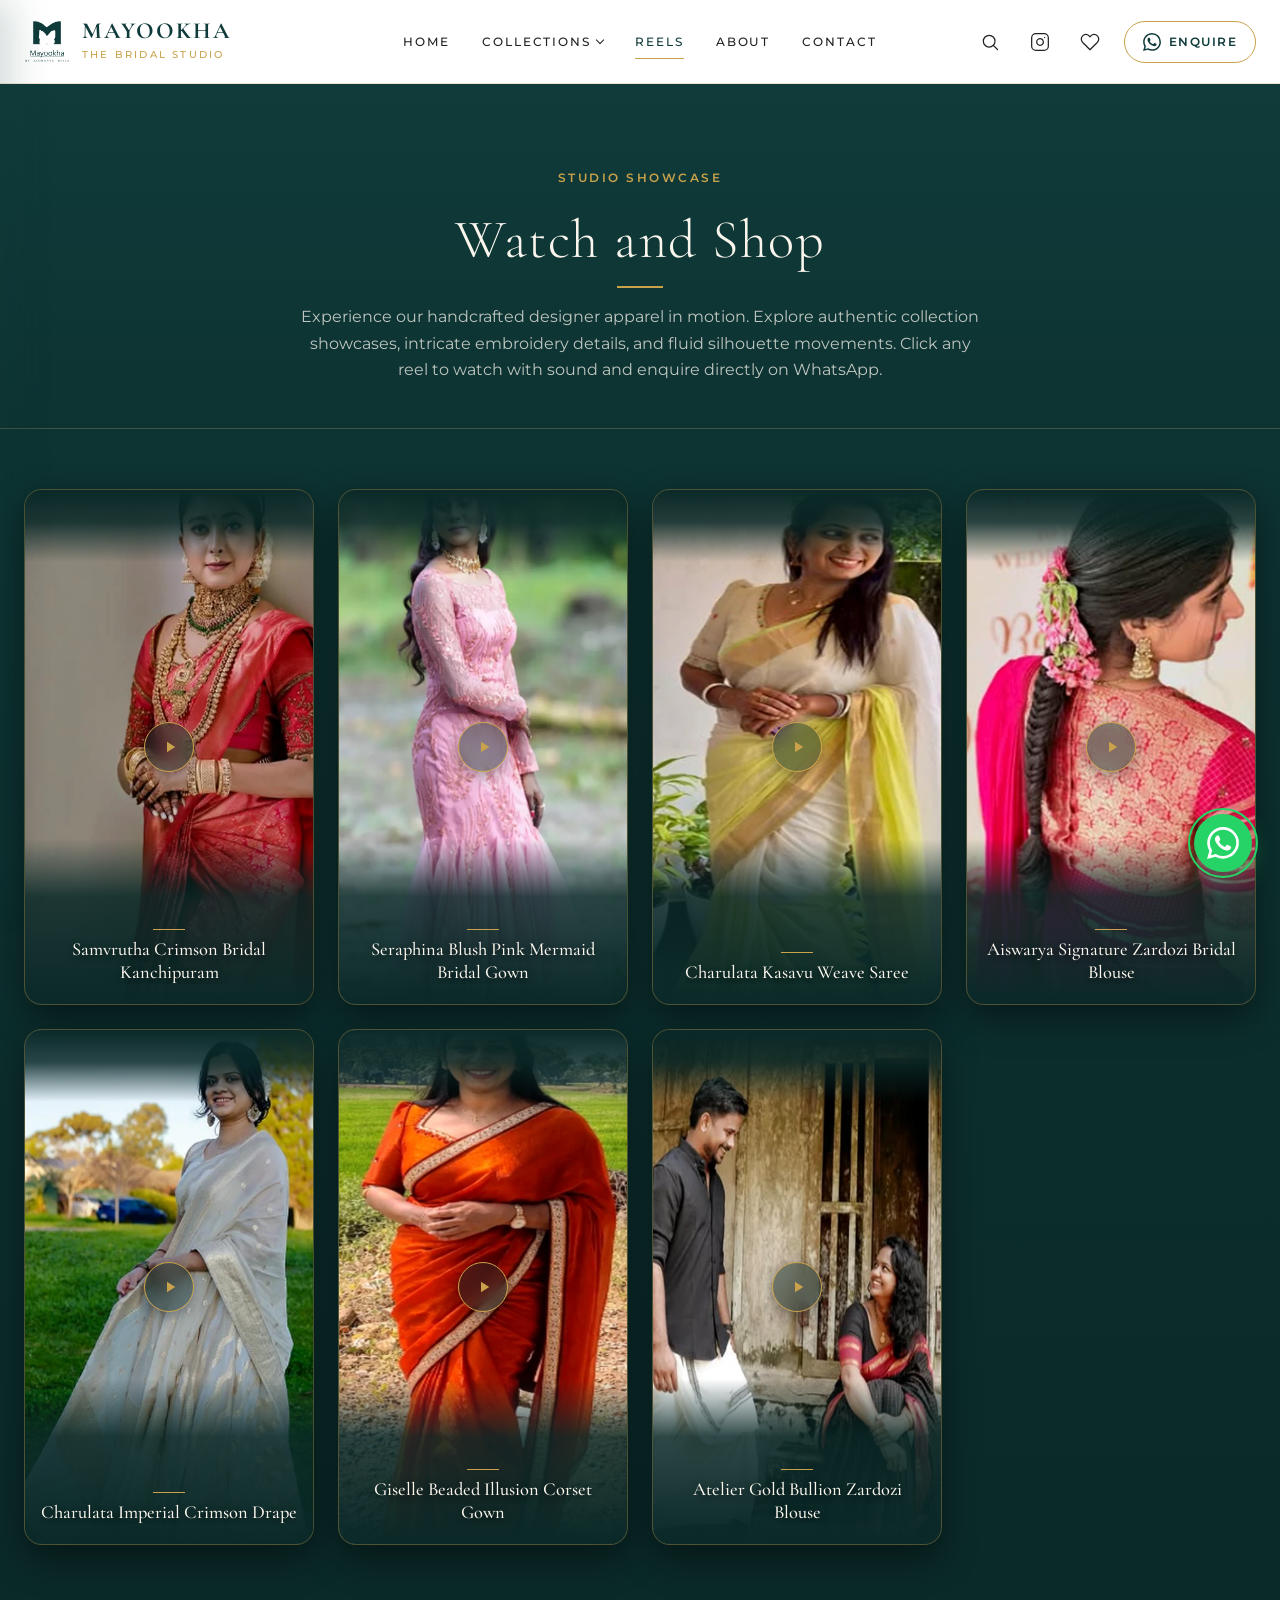
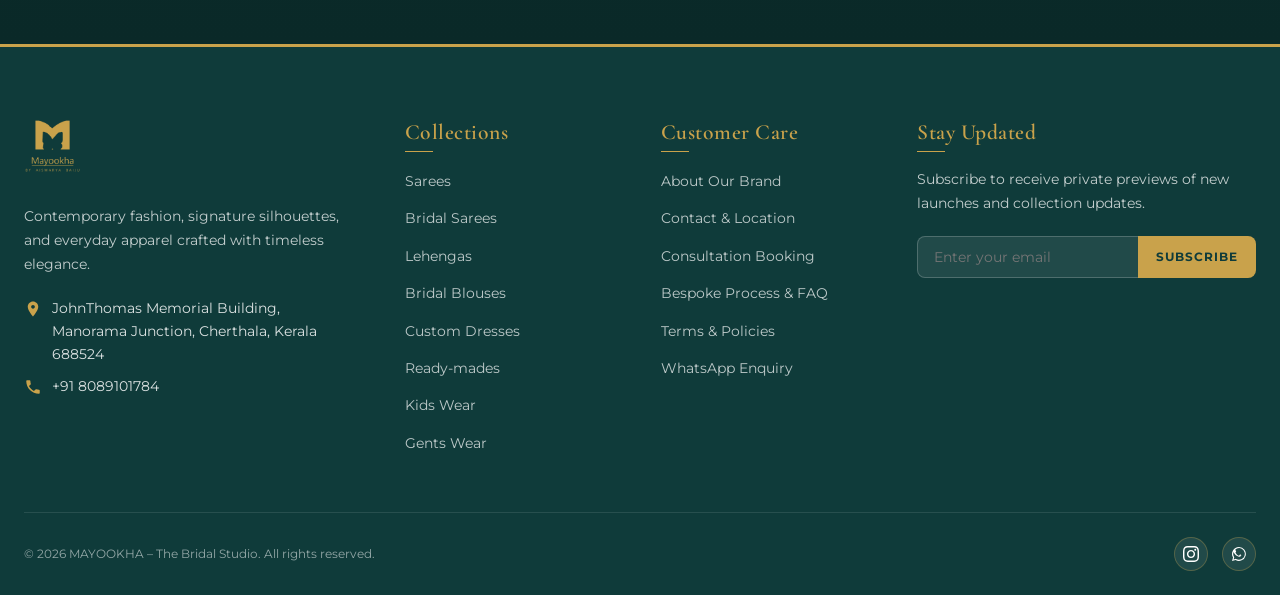
<file: reels.html>
<!DOCTYPE html>
<html lang="en">
<head>
  <meta charset="UTF-8">
  <meta name="viewport" content="width=device-width, initial-scale=1.0">
  <title>Style Showcase &amp; Reels | MAYOOKHA – The Bridal Studio</title>
  <meta name="description" content="MAYOOKHA – The Bridal Studio by Celebrity Costume Designer Aiswarya Baiju in Cherthala, Kerala. Bespoke bridal sarees, Kanchipuram silks, lehengas, designer bridal blouses, and custom couture.">
  <meta name="robots" content="noindex, nofollow">

  <!-- Open Graph Meta Tags -->
  <meta property="og:title" content="MAYOOKHA – The Bridal Studio | Celebrity Costume Designer">
  <meta property="og:description" content="MAYOOKHA – The Bridal Studio by Celebrity Costume Designer Aiswarya Baiju in Cherthala, Kerala. Bespoke bridal sarees, Kanchipuram silks, lehengas, designer bridal blouses, and custom couture.">
  <meta property="og:image" content="assets/images/logo-badge.png">
  <meta property="og:type" content="video.other">
  
  <!-- Google Fonts: Cormorant Garamond & Montserrat -->
  <link rel="preconnect" href="https://fonts.googleapis.com">
  <link rel="preconnect" href="https://fonts.gstatic.com" crossorigin>
  <link href="https://fonts.googleapis.com/css2?family=Cormorant+Garamond:ital,wght@0,600;0,700;1,400&family=Montserrat:wght@400;500;600&display=swap" rel="stylesheet">
  
  <!-- Favicon -->
  <link rel="icon" type="image/png" sizes="32x32" href="assets/images/favicon.png">
  <link rel="icon" type="image/png" sizes="16x16" href="assets/images/favicon.png">
  <link rel="apple-touch-icon" sizes="180x180" href="assets/images/favicon.png">
  <link rel="shortcut icon" href="favicon.ico">
  <meta name="theme-color" content="#0F3B3A">

  <!-- Master Stylesheet with cache buster -->
  <link rel="stylesheet" href="css/style.css?v=7.0">
</head>
<body>

  <!-- Sticky Header -->
  <header class="site-header" id="mainHeader">
    <div class="container header-inner">
      
      <!-- Mobile Hamburger Toggle (Left on mobile under 768px, >=44px tap area) -->
      <button class="mobile-toggle" aria-label="Open Navigation Menu" aria-expanded="false" aria-controls="mobileDrawer">
        <span class="hamburger-bar"></span>
        <span class="hamburger-bar"></span>
        <span class="hamburger-bar"></span>
      </button>

      <!-- Brand Logo & Name (Left on desktop, centered on mobile) -->
      <a href="index.html" class="brand-link" aria-label="MAYOOKHA - Home">
        <img src="assets/images/logo-header.png" alt="MAYOOKHA – The Bridal Studio" class="brand-logo-img" width="46" height="44" decoding="async">
        <div class="brand-text-wrap">
          <span class="brand-main-text">MAYOOKHA</span>
          <span class="brand-sub-text">THE BRIDAL STUDIO</span>
        </div>
      </a>

      <!-- Center Desktop Navigation -->
      <nav class="main-nav" aria-label="Primary Navigation">
        <div class="nav-item">
          <a href="index.html" class="nav-link">Home</a>
        </div>

        <!-- Collections Dropdown -->
        <div class="nav-item">
          <a href="collections.html" class="nav-link">
            Collections <span class="nav-arrow"></span>
          </a>
          <div class="dropdown-menu" role="menu">
                        <div class="dropdown-grid">
              <a href="collections.html?c=sarees" class="dropdown-card">
                <img src="assets/images/collection-01.webp" alt="Sarees" class="dropdown-thumb" width="64" height="64" loading="lazy" decoding="async">
                <div class="dropdown-card-text">
                  <div class="dropdown-title">Sarees</div>
                  <div class="dropdown-desc">Kasavu, tissue, organza &amp; celebration drapes</div>
                </div>
              </a>

              <a href="collections.html?c=bridal-sarees" class="dropdown-card">
                <img src="assets/images/collection-02.webp" alt="Bridal Sarees" class="dropdown-thumb" width="64" height="64" loading="lazy" decoding="async">
                <div class="dropdown-card-text">
                  <div class="dropdown-title">Bridal Sarees</div>
                  <div class="dropdown-desc">Pure Kanchipuram silks &amp; Muhurtham weaves</div>
                </div>
              </a>

              <a href="collections.html?c=lehengas" class="dropdown-card">
                <img src="assets/images/collection-03.webp" alt="Lehengas" class="dropdown-thumb" width="64" height="64" loading="lazy" decoding="async">
                <div class="dropdown-card-text">
                  <div class="dropdown-title">Lehengas</div>
                  <div class="dropdown-desc">Bridal lehengas, dhavani sets &amp; half-sarees</div>
                </div>
              </a>

              <a href="collections.html?c=bridal-blouses" class="dropdown-card">
                <img src="assets/images/collection-04.webp" alt="Bridal Blouses" class="dropdown-thumb" width="64" height="64" loading="lazy" decoding="async">
                <div class="dropdown-card-text">
                  <div class="dropdown-title">Bridal Blouses</div>
                  <div class="dropdown-desc">Zardozi, aari, maggam &amp; designer back work</div>
                </div>
              </a>

              <a href="collections.html?c=custom-dresses" class="dropdown-card">
                <img src="assets/images/collection-05.webp" alt="Custom Dresses" class="dropdown-thumb" width="64" height="64" loading="lazy" decoding="async">
                <div class="dropdown-card-text">
                  <div class="dropdown-title">Custom Dresses</div>
                  <div class="dropdown-desc">Bespoke bridal gowns &amp; evening couture</div>
                </div>
              </a>

              <a href="collections.html?c=ready-mades" class="dropdown-card">
                <img src="assets/images/collection-06.webp" alt="Ready-mades" class="dropdown-thumb" width="64" height="64" loading="lazy" decoding="async">
                <div class="dropdown-card-text">
                  <div class="dropdown-title">Ready-mades</div>
                  <div class="dropdown-desc">Designer kurtas &amp; festive coordinates</div>
                </div>
              </a>

              <a href="collections.html?c=kids-wear" class="dropdown-card">
                <img src="assets/images/collection-07.webp" alt="Kids Wear" class="dropdown-thumb" width="64" height="64" loading="lazy" decoding="async">
                <div class="dropdown-card-text">
                  <div class="dropdown-title">Kids Wear</div>
                  <div class="dropdown-desc">Pattu pavada &amp; bespoke kids wear</div>
                </div>
              </a>

              <a href="collections.html?c=gents-wear" class="dropdown-card">
                <img src="assets/images/collection-08.webp" alt="Gents Wear" class="dropdown-thumb" width="64" height="64" loading="lazy" decoding="async">
                <div class="dropdown-card-text">
                  <div class="dropdown-title">Gents Wear</div>
                  <div class="dropdown-desc">Kasavu mundu sets, silk kurtas &amp; groomswear</div>
                </div>
              </a>
            </div>
            <div class="dropdown-footer">
              <a href="collections.html" class="dropdown-footer-link">
                View all collections &rarr;
              </a>
            </div>
          </div>
        </div>

        <div class="nav-item">
          <a href="reels.html" class="nav-link active">Reels</a>
        </div>

        <div class="nav-item">
          <a href="about.html" class="nav-link">About</a>
        </div>

        <div class="nav-item">
          <a href="contact.html" class="nav-link">Contact</a>
        </div>
      </nav>

      <!-- Right Header Actions -->
      <div class="header-actions">
        <!-- Thin-line Search Icon (20px, 1.5px stroke, 44px tap area) -->
        <button class="icon-btn search-trigger" aria-label="Open Search">
          <svg width="20" height="20" viewBox="0 0 24 24" fill="none" stroke="currentColor" stroke-width="1.5" stroke-linecap="round" stroke-linejoin="round" aria-hidden="true"><circle cx="11" cy="11" r="7"/><line x1="21" y1="21" x2="16" y2="16"/></svg>
        </button>

        <!-- Thin-line Instagram Icon (20px, 1.5px stroke, 44px tap area) -->
        <a href="https://www.instagram.com/mayoohka_by_aiswarya_/" target="_blank" rel="noopener" class="icon-btn header-insta-btn" aria-label="Visit Instagram Profile">
          <svg width="20" height="20" viewBox="0 0 24 24" fill="none" stroke="currentColor" stroke-width="1.5" stroke-linecap="round" stroke-linejoin="round" aria-hidden="true"><rect x="2" y="2" width="20" height="20" rx="5" ry="5"/><path d="M16 11.37A4 4 0 1 1 12.63 8 4 4 0 0 1 16 11.37z"/><line x1="17.5" y1="6.5" x2="17.51" y2="6.5"/></svg>
        </a>

        <!-- Thin-line Wishlist Heart Icon (20px, 1.5px stroke, 44px tap area) -->
        <a href="#wishlist" class="icon-btn wishlist-btn" aria-label="View Wishlist">
          <svg width="20" height="20" viewBox="0 0 24 24" fill="none" stroke="currentColor" stroke-width="1.5" stroke-linecap="round" stroke-linejoin="round" aria-hidden="true"><path d="M20.84 4.61a5.5 5.5 0 0 0-7.78 0L12 5.67l-1.06-1.06a5.5 5.5 0 0 0-7.78 7.78l1.06 1.06L12 21.23l7.78-7.78 1.06-1.06a5.5 5.5 0 0 0 0-7.78z"/></svg>
          <span class="badge-count wishlist-badge" style="display: none;">0</span>
        </a>

        <!-- Mobile WhatsApp Icon Button (Under 768px, 44px tap target) -->
        <a href="https://wa.me/918089101784" target="_blank" rel="noopener" class="icon-btn mobile-wa-btn" aria-label="Chat on WhatsApp">
          <svg width="20" height="20" viewBox="0 0 24 24" fill="currentColor" aria-hidden="true"><path d="M17.472 14.382c-.297-.149-1.758-.867-2.03-.967-.273-.099-.471-.148-.67.15-.197.297-.767.966-.94 1.164-.173.199-.347.223-.644.075-.297-.15-1.255-.463-2.39-1.475-.883-.788-1.48-1.761-1.653-2.059-.173-.297-.018-.458.13-.606.134-.133.298-.347.446-.52.149-.174.198-.298.298-.497.099-.198.05-.371-.025-.52-.075-.149-.669-1.612-.916-2.207-.242-.579-.487-.5-.669-.51-.173-.008-.371-.01-.57-.01-.198 0-.52.074-.792.372-.272.297-1.04 1.016-1.04 2.479 0 1.462 1.065 2.875 1.213 3.074.149.198 2.096 3.2 5.077 4.487.709.306 1.262.489 1.694.625.712.227 1.36.195 1.871.118.571-.085 1.758-.719 2.006-1.413.248-.694.248-1.289.173-1.413-.074-.124-.272-.198-.57-.347m-5.421 7.403h-.004a9.87 9.87 0 01-5.031-1.378l-.361-.214-3.741.982.998-3.648-.235-.374a9.86 9.86 0 01-1.51-5.26c.001-5.45 4.436-9.884 9.888-9.884 2.64 0 5.122 1.03 6.988 2.898a9.825 9.825 0 012.893 6.994c-.003 5.45-4.437 9.884-9.885 9.884m8.413-18.297A11.815 11.815 0 0012.05 0C5.495 0 .16 5.335.157 11.892c0 2.096.547 4.142 1.588 5.945L.057 24l6.305-1.654a11.882 11.882 0 005.683 1.448h.005c6.554 0 11.89-5.335 11.893-11.893a11.821 11.821 0 00-3.48-8.413Z"/></svg>
        </a>

        <!-- Desktop Enquire Pill (Gold-outline pill with WhatsApp icon, fills teal on hover) -->
        <a href="https://wa.me/918089101784" target="_blank" rel="noopener" class="btn-enquire-pill" aria-label="Enquire on WhatsApp">
          <svg width="18" height="18" viewBox="0 0 24 24" fill="currentColor" aria-hidden="true"><path d="M17.472 14.382c-.297-.149-1.758-.867-2.03-.967-.273-.099-.471-.148-.67.15-.197.297-.767.966-.94 1.164-.173.199-.347.223-.644.075-.297-.15-1.255-.463-2.39-1.475-.883-.788-1.48-1.761-1.653-2.059-.173-.297-.018-.458.13-.606.134-.133.298-.347.446-.52.149-.174.198-.298.298-.497.099-.198.05-.371-.025-.52-.075-.149-.669-1.612-.916-2.207-.242-.579-.487-.5-.669-.51-.173-.008-.371-.01-.57-.01-.198 0-.52.074-.792.372-.272.297-1.04 1.016-1.04 2.479 0 1.462 1.065 2.875 1.213 3.074.149.198 2.096 3.2 5.077 4.487.709.306 1.262.489 1.694.625.712.227 1.36.195 1.871.118.571-.085 1.758-.719 2.006-1.413.248-.694.248-1.289.173-1.413-.074-.124-.272-.198-.57-.347m-5.421 7.403h-.004a9.87 9.87 0 01-5.031-1.378l-.361-.214-3.741.982.998-3.648-.235-.374a9.86 9.86 0 01-1.51-5.26c.001-5.45 4.436-9.884 9.888-9.884 2.64 0 5.122 1.03 6.988 2.898a9.825 9.825 0 012.893 6.994c-.003 5.45-4.437 9.884-9.885 9.884m8.413-18.297A11.815 11.815 0 0012.05 0C5.495 0 .16 5.335.157 11.892c0 2.096.547 4.142 1.588 5.945L.057 24l6.305-1.654a11.882 11.882 0 005.683 1.448h.005c6.554 0 11.89-5.335 11.893-11.893a11.821 11.821 0 00-3.48-8.413Z"/></svg>
          <span>Enquire</span>
        </a>
      </div>

    </div>
  </header>

  <!-- ========================================================================
       Mobile Drawer Navigation (Left-Slide, Ivory, Safe Area, Staggered)
       ======================================================================== -->
  <div class="mobile-drawer-overlay" aria-hidden="true"></div>
  <aside class="mobile-drawer" id="mobileDrawer" aria-label="Mobile Navigation" aria-hidden="true">
    <div class="drawer-header">
      <div class="brand-text-wrap">
          <span class="brand-main-text">MAYOOKHA</span>
          <span class="brand-sub-text">THE BRIDAL STUDIO</span>
        </div>
      <button class="drawer-close-btn" aria-label="Close Mobile Menu">&times;</button>
    </div>

    <nav class="drawer-nav">
      <div class="drawer-nav-item">
        <a href="index.html" class="drawer-link">Home</a>
      </div>
      
      <!-- Collapsible Collections Accordion with Thumbnails -->
      <div class="drawer-nav-item">
        <button class="drawer-accordion-btn" aria-expanded="false">
          <span>Collections</span>
          <span class="nav-arrow"></span>
        </button>
                <div class="drawer-accordion-content">
          <a href="collections.html?c=sarees" class="drawer-sublink-card">
            <img src="assets/images/collection-01.webp" alt="Sarees" class="drawer-sublink-thumb" width="40" height="40" loading="lazy" decoding="async">
            <span class="drawer-sublink-name">Sarees</span>
          </a>
          <a href="collections.html?c=bridal-sarees" class="drawer-sublink-card">
            <img src="assets/images/collection-02.webp" alt="Bridal Sarees" class="drawer-sublink-thumb" width="40" height="40" loading="lazy" decoding="async">
            <span class="drawer-sublink-name">Bridal Sarees</span>
          </a>
          <a href="collections.html?c=lehengas" class="drawer-sublink-card">
            <img src="assets/images/collection-03.webp" alt="Lehengas" class="drawer-sublink-thumb" width="40" height="40" loading="lazy" decoding="async">
            <span class="drawer-sublink-name">Lehengas</span>
          </a>
          <a href="collections.html?c=bridal-blouses" class="drawer-sublink-card">
            <img src="assets/images/collection-04.webp" alt="Bridal Blouses" class="drawer-sublink-thumb" width="40" height="40" loading="lazy" decoding="async">
            <span class="drawer-sublink-name">Bridal Blouses</span>
          </a>
          <a href="collections.html?c=custom-dresses" class="drawer-sublink-card">
            <img src="assets/images/collection-05.webp" alt="Custom Dresses" class="drawer-sublink-thumb" width="40" height="40" loading="lazy" decoding="async">
            <span class="drawer-sublink-name">Custom Dresses</span>
          </a>
          <a href="collections.html?c=ready-mades" class="drawer-sublink-card">
            <img src="assets/images/collection-06.webp" alt="Ready-mades" class="drawer-sublink-thumb" width="40" height="40" loading="lazy" decoding="async">
            <span class="drawer-sublink-name">Ready-mades</span>
          </a>
          <a href="collections.html?c=kids-wear" class="drawer-sublink-card">
            <img src="assets/images/collection-07.webp" alt="Kids Wear" class="drawer-sublink-thumb" width="40" height="40" loading="lazy" decoding="async">
            <span class="drawer-sublink-name">Kids Wear</span>
          </a>
          <a href="collections.html?c=gents-wear" class="drawer-sublink-card">
            <img src="assets/images/collection-08.webp" alt="Gents Wear" class="drawer-sublink-thumb" width="40" height="40" loading="lazy" decoding="async">
            <span class="drawer-sublink-name">Gents Wear</span>
          </a>
          <a href="collections.html" class="drawer-sublink-all">
            View all collections &rarr;
          </a>
        </div>
      </div>

      <div class="drawer-nav-item">
        <a href="reels.html" class="drawer-link active">Reels</a>
      </div>

      <div class="drawer-nav-item">
        <a href="about.html" class="drawer-link">About</a>
      </div>

      <div class="drawer-nav-item">
        <a href="contact.html" class="drawer-link">Contact</a>
      </div>
    </nav>

    <div class="drawer-footer">
      <a href="https://wa.me/918089101784" target="_blank" rel="noopener" class="drawer-wa-btn">
        <svg width="18" height="18" viewBox="0 0 24 24" fill="currentColor" aria-hidden="true"><path d="M17.472 14.382c-.297-.149-1.758-.867-2.03-.967-.273-.099-.471-.148-.67.15-.197.297-.767.966-.94 1.164-.173.199-.347.223-.644.075-.297-.15-1.255-.463-2.39-1.475-.883-.788-1.48-1.761-1.653-2.059-.173-.297-.018-.458.13-.606.134-.133.298-.347.446-.52.149-.174.198-.298.298-.497.099-.198.05-.371-.025-.52-.075-.149-.669-1.612-.916-2.207-.242-.579-.487-.5-.669-.51-.173-.008-.371-.01-.57-.01-.198 0-.52.074-.792.372-.272.297-1.04 1.016-1.04 2.479 0 1.462 1.065 2.875 1.213 3.074.149.198 2.096 3.2 5.077 4.487.709.306 1.262.489 1.694.625.712.227 1.36.195 1.871.118.571-.085 1.758-.719 2.006-1.413.248-.694.248-1.289.173-1.413-.074-.124-.272-.198-.57-.347m-5.421 7.403h-.004a9.87 9.87 0 01-5.031-1.378l-.361-.214-3.741.982.998-3.648-.235-.374a9.86 9.86 0 01-1.51-5.26c.001-5.45 4.436-9.884 9.888-9.884 2.64 0 5.122 1.03 6.988 2.898a9.825 9.825 0 012.893 6.994c-.003 5.45-4.437 9.884-9.885 9.884m8.413-18.297A11.815 11.815 0 0012.05 0C5.495 0 .16 5.335.157 11.892c0 2.096.547 4.142 1.588 5.945L.057 24l6.305-1.654a11.882 11.882 0 005.683 1.448h.005c6.554 0 11.89-5.335 11.893-11.893a11.821 11.821 0 00-3.48-8.413Z"/></svg>
        <span>Enquire on WhatsApp</span>
      </a>

      <div class="drawer-contact-strip">
        <a href="tel:+918089101784" class="drawer-phone-link" aria-label="Call +91 8089101784">
          <svg width="16" height="16" viewBox="0 0 24 24" fill="none" stroke="currentColor" stroke-width="1.5" stroke-linecap="round" stroke-linejoin="round" aria-hidden="true"><path d="M22 16.92v3a2 2 0 0 1-2.18 2 19.79 19.79 0 0 1-8.63-3.07 19.5 19.5 0 0 1-6-6 19.79 19.79 0 0 1-3.07-8.67A2 2 0 0 1 4.11 2h3a2 2 0 0 1 2 1.72 12.84 12.84 0 0 0 .7 2.81 2 2 0 0 1-.45 2.11L8.09 9.91a16 16 0 0 0 6 6l1.27-1.27a2 2 0 0 1 2.11-.45 12.84 12.84 0 0 0 2.81.7A2 2 0 0 1 22 16.92z"/></svg>
          <span>+91 8089101784</span>
        </a>

        <a href="https://www.instagram.com/mayoohka_by_aiswarya_/" target="_blank" rel="noopener" class="drawer-insta-link" aria-label="Instagram Profile">
          <svg width="18" height="18" viewBox="0 0 24 24" fill="none" stroke="currentColor" stroke-width="1.5" stroke-linecap="round" stroke-linejoin="round" aria-hidden="true"><rect x="2" y="2" width="20" height="20" rx="5" ry="5"/><path d="M16 11.37A4 4 0 1 1 12.63 8 4 4 0 0 1 16 11.37z"/><line x1="17.5" y1="6.5" x2="17.51" y2="6.5"/></svg>
          <span>Instagram</span>
        </a>
      </div>
    </div>
  </aside>

  <!-- Search Overlay Modal -->
  <div class="search-modal-overlay" role="dialog" aria-modal="true" aria-label="Search Boutique">
    <div class="search-modal-container">
      <button class="search-close-btn" aria-label="Close Search">&times;</button>
      <h2 class="search-title">Search Collections</h2>
      <form class="search-input-wrap" onsubmit="event.preventDefault(); window.location.href='collections.html?q=' + encodeURIComponent(document.querySelector('.search-input').value);">
        <input type="text" class="search-input" placeholder="Search Sarees, Bridal Silks, Lehengas, Custom Gowns...">
        <button type="submit" class="search-submit-btn">&rarr;</button>
      </form>
    </div>
  </div>

  <!-- ========================================================================
       Main Content: Dedicated Reels & Video Showcase
       ======================================================================== -->
  <main id="mainContent">

    <!-- Page Hero Header -->
    <section class="reels-page-hero">
      <div class="container">
        <span class="section-eyebrow">Studio Showcase</span>
        <h1 class="reels-page-heading">Watch and Shop</h1>
        <p class="reels-page-subtitle">
          Experience our handcrafted designer apparel in motion. Explore authentic collection showcases, intricate embroidery details, and fluid silhouette movements. Click any reel to watch with sound and enquire directly on WhatsApp.
        </p>
      </div>
    </section>

    <!-- Reels Gallery Grid -->
    <section class="reels-page-section" aria-label="Reels Showcase Gallery">
      <div class="container">
        <div class="reels-page-grid">

          <!-- Reel Card 1 -->
          <div class="reel-card reveal-on-scroll" data-index="0" data-video="assets/reels/reel-01.mp4" data-title="Samvrutha Crimson Bridal Kanchipuram" data-price="₹58,000" data-category="Bridal Sarees" tabindex="0" role="button" aria-label="Play reel: Samvrutha Crimson Bridal Kanchipuram">
            <div class="reel-card-media-wrap">
              <img src="assets/images/reel-poster-01.webp" alt="Samvrutha Crimson Bridal Kanchipuram" class="reel-card-poster" width="280" height="498" loading="lazy" decoding="async">
              <video class="reel-card-video" loop muted playsinline preload="none" data-src="assets/reels/reel-01.mp4"></video>
            </div>
            <div class="reel-play-btn" aria-hidden="true">
              <svg viewBox="0 0 24 24"><path d="M8 5v14l11-7z"/></svg>
            </div>
            <div class="reel-card-overlay">
              <span class="reel-card-line"></span>
              <h3 class="reel-card-title">Samvrutha Crimson Bridal Kanchipuram</h3>
            </div>
          </div>

          <!-- Reel Card 2 -->
          <div class="reel-card reveal-on-scroll" data-index="1" data-video="assets/reels/reel-02.mp4" data-title="Seraphina Blush Pink Mermaid Bridal Gown" data-price="₹42,000" data-category="Custom Dresses" tabindex="0" role="button" aria-label="Play reel: Seraphina Blush Pink Mermaid Bridal Gown">
            <div class="reel-card-media-wrap">
              <img src="assets/images/reel-poster-02.webp" alt="Seraphina Blush Pink Mermaid Bridal Gown" class="reel-card-poster" width="280" height="498" loading="lazy" decoding="async">
              <video class="reel-card-video" loop muted playsinline preload="none" data-src="assets/reels/reel-02.mp4"></video>
            </div>
            <div class="reel-play-btn" aria-hidden="true">
              <svg viewBox="0 0 24 24"><path d="M8 5v14l11-7z"/></svg>
            </div>
            <div class="reel-card-overlay">
              <span class="reel-card-line"></span>
              <h3 class="reel-card-title">Seraphina Blush Pink Mermaid Bridal Gown</h3>
            </div>
          </div>

          <!-- Reel Card 3 -->
          <div class="reel-card reveal-on-scroll" data-index="2" data-video="assets/reels/reel-03.mp4" data-title="Charulata Kasavu Weave Saree" data-price="₹8,500" data-category="Sarees" tabindex="0" role="button" aria-label="Play reel: Charulata Kasavu Weave Saree">
            <div class="reel-card-media-wrap">
              <img src="assets/images/reel-poster-03.webp" alt="Charulata Kasavu Weave Saree" class="reel-card-poster" width="280" height="498" loading="lazy" decoding="async">
              <video class="reel-card-video" loop muted playsinline preload="none" data-src="assets/reels/reel-03.mp4"></video>
            </div>
            <div class="reel-play-btn" aria-hidden="true">
              <svg viewBox="0 0 24 24"><path d="M8 5v14l11-7z"/></svg>
            </div>
            <div class="reel-card-overlay">
              <span class="reel-card-line"></span>
              <h3 class="reel-card-title">Charulata Kasavu Weave Saree</h3>
            </div>
          </div>

          <!-- Reel Card 4 -->
          <div class="reel-card reveal-on-scroll" data-index="3" data-video="assets/reels/reel-04.mp4" data-title="Aiswarya Signature Zardozi Bridal Blouse" data-price="₹14,500" data-category="Bridal Blouses" tabindex="0" role="button" aria-label="Play reel: Aiswarya Signature Zardozi Bridal Blouse">
            <div class="reel-card-media-wrap">
              <img src="assets/images/reel-poster-04.webp" alt="Samira Fuchsia Maxi Dress" class="reel-card-poster" width="280" height="498" loading="lazy" decoding="async">
              <video class="reel-card-video" loop muted playsinline preload="none" data-src="assets/reels/reel-04.mp4"></video>
            </div>
            <div class="reel-play-btn" aria-hidden="true">
              <svg viewBox="0 0 24 24"><path d="M8 5v14l11-7z"/></svg>
            </div>
            <div class="reel-card-overlay">
              <span class="reel-card-line"></span>
              <h3 class="reel-card-title">Aiswarya Signature Zardozi Bridal Blouse</h3>
            </div>
          </div>

          <!-- Reel Card 5 -->
          <div class="reel-card reveal-on-scroll" data-index="4" data-video="assets/reels/reel-05.mp4" data-title="Charulata Imperial Crimson Drape" data-price="₹46,000" data-category="New Arrivals" tabindex="0" role="button" aria-label="Play reel: Charulata Imperial Crimson Drape">
            <div class="reel-card-media-wrap">
              <img src="assets/images/reel-poster-05.webp" alt="Charulata Crimson Silk Drape" class="reel-card-poster" width="280" height="498" loading="lazy" decoding="async">
              <video class="reel-card-video" loop muted playsinline preload="none" data-src="assets/reels/reel-05.mp4"></video>
            </div>
            <div class="reel-play-btn" aria-hidden="true">
              <svg viewBox="0 0 24 24"><path d="M8 5v14l11-7z"/></svg>
            </div>
            <div class="reel-card-overlay">
              <span class="reel-card-line"></span>
              <h3 class="reel-card-title">Charulata Imperial Crimson Drape</h3>
            </div>
          </div>

          <!-- Reel Card 6 -->
          <div class="reel-card reveal-on-scroll" data-index="5" data-video="assets/reels/reel-06.mp4" data-title="Giselle Beaded Illusion Corset Gown" data-price="₹58,000" data-category="White Gown Atelier" tabindex="0" role="button" aria-label="Play reel: Giselle Beaded Illusion Corset Gown">
            <div class="reel-card-media-wrap">
              <img src="assets/images/reel-poster-06.webp" alt="Giselle Pleated Party Gown" class="reel-card-poster" width="280" height="498" loading="lazy" decoding="async">
              <video class="reel-card-video" loop muted playsinline preload="none" data-src="assets/reels/reel-06.mp4"></video>
            </div>
            <div class="reel-play-btn" aria-hidden="true">
              <svg viewBox="0 0 24 24"><path d="M8 5v14l11-7z"/></svg>
            </div>
            <div class="reel-card-overlay">
              <span class="reel-card-line"></span>
              <h3 class="reel-card-title">Giselle Beaded Illusion Corset Gown</h3>
            </div>
          </div>

          <!-- Reel Card 7 -->
          <div class="reel-card reveal-on-scroll" data-index="6" data-video="assets/reels/reel-07.mp4" data-title="Atelier Gold Bullion Zardozi Blouse" data-price="₹32,500" data-category="Artisanal Handwork" tabindex="0" role="button" aria-label="Play reel: Atelier Gold Bullion Zardozi Blouse">
            <div class="reel-card-media-wrap">
              <img src="assets/images/reel-poster-07.webp" alt="Aravind Black Shirt & Kasavu Mundu Set" class="reel-card-poster" width="280" height="498" loading="lazy" decoding="async">
              <video class="reel-card-video" loop muted playsinline preload="none" data-src="assets/reels/reel-07.mp4"></video>
            </div>
            <div class="reel-play-btn" aria-hidden="true">
              <svg viewBox="0 0 24 24"><path d="M8 5v14l11-7z"/></svg>
            </div>
            <div class="reel-card-overlay">
              <span class="reel-card-line"></span>
              <h3 class="reel-card-title">Atelier Gold Bullion Zardozi Blouse</h3>
            </div>
          </div>

        </div>
      </div>
    </section>

  </main>

  <!-- ========================================================================
       Reels Fullscreen Video Player Modal
       ======================================================================== -->
  <div class="reel-modal-overlay" id="reelModal" role="dialog" aria-modal="true" aria-label="Reel Video Player">
    <button class="reel-modal-close" id="reelModalClose" aria-label="Close Video Player">&times;</button>
    <button class="reel-modal-nav-btn reel-modal-prev" id="reelModalPrev" aria-label="Previous Reel">
      <svg viewBox="0 0 24 24"><path d="M15.41 7.41L14 6l-6 6 6 6 1.41-1.41L10.83 12z"/></svg>
    </button>
    <button class="reel-modal-nav-btn reel-modal-next" id="reelModalNext" aria-label="Next Reel">
      <svg viewBox="0 0 24 24"><path d="M10 6L8.59 7.41 13.17 12l-4.58 4.59L10 18l6-6z"/></svg>
    </button>
    <div class="reel-modal-dialog" id="reelModalDialog">
      <div class="reel-modal-video-wrap">
        <video id="reelModalVideo" class="reel-modal-video" controls playsinline></video>
      </div>
      <div class="reel-modal-info">
        <div class="reel-modal-info-text">
          <span class="reel-card-category" id="reelModalCategory">Master Craft</span>
          <h3 class="reel-modal-title" id="reelModalTitle">Aurelia Royal Zari Ensemble</h3>
          <span class="reel-modal-price" id="reelModalPrice">₹48,500</span>
        </div>
        <a id="reelModalEnquireBtn" href="https://wa.me/918089101784" target="_blank" rel="noopener" class="reel-modal-enquire-btn">
          <svg xmlns="http://www.w3.org/2000/svg" viewBox="0 0 24 24" width="16" height="16" fill="#fff" aria-hidden="true"><path d="M17.472 14.382c-.297-.149-1.758-.867-2.03-.967-.273-.099-.471-.148-.67.15-.197.297-.767.966-.94 1.164-.173.199-.347.223-.644.075-.297-.15-1.255-.463-2.39-1.475-.883-.788-1.48-1.761-1.653-2.059-.173-.297-.018-.458.13-.606.134-.133.298-.347.446-.52.149-.174.198-.298.298-.497.099-.198.05-.371-.025-.52-.075-.149-.669-1.612-.916-2.207-.242-.579-.487-.5-.669-.51-.173-.008-.371-.01-.57-.01-.198 0-.52.074-.792.372-.272.297-1.04 1.016-1.04 2.479 0 1.462 1.065 2.875 1.213 3.074.149.198 2.096 3.2 5.077 4.487.709.306 1.262.489 1.694.625.712.227 1.36.195 1.871.118.571-.085 1.758-.719 2.006-1.413.248-.694.248-1.289.173-1.413-.074-.124-.272-.198-.57-.347m-5.421 7.403h-.004a9.87 9.87 0 01-5.031-1.378l-.361-.214-3.741.982.998-3.648-.235-.374a9.86 9.86 0 01-1.51-5.26c.001-5.45 4.436-9.884 9.888-9.884 2.64 0 5.122 1.03 6.988 2.898a9.825 9.825 0 012.893 6.994c-.003 5.45-4.437 9.884-9.885 9.884m8.413-18.297A11.815 11.815 0 0012.05 0C5.495 0 .16 5.335.157 11.892c0 2.096.547 4.142 1.588 5.945L.057 24l6.305-1.654a11.882 11.882 0 005.683 1.448h.005c6.554 0 11.89-5.335 11.893-11.893a11.821 11.821 0 00-3.48-8.413Z"/></svg>
          <span>Enquire on WhatsApp</span>
        </a>
      </div>
    </div>
  </div>

  <!-- Site Footer -->
  <footer class="site-footer">
    <div class="container">
      <div class="footer-grid">
        <div>
          <div class="footer-brand-wrap">
            <img src="assets/images/logo-footer.png" alt="MAYOOKHA – The Bridal Studio" class="footer-logo-img" width="160" height="54" loading="lazy" decoding="async">
          </div>
          <p class="footer-desc">
            Contemporary fashion, signature silhouettes, and everyday apparel crafted with timeless elegance.
          </p>
          <div class="footer-contact-info">
            <div class="footer-contact-item">
              <svg viewBox="0 0 24 24"><path d="M12 2C8.13 2 5 5.13 5 9c0 5.25 7 13 7 13s7-7.75 7-13c0-3.87-3.13-7-7-7zm0 9.5c-1.38 0-2.5-1.12-2.5-2.5s1.12-2.5 2.5-2.5 2.5 1.12 2.5 2.5-1.12 2.5-2.5 2.5z"/></svg>
              <span>JohnThomas Memorial Building, Manorama Junction, Cherthala, Kerala 688524</span>
            </div>
            <div class="footer-contact-item">
              <svg viewBox="0 0 24 24"><path d="M6.62 10.79c1.44 2.83 3.76 5.14 6.59 6.59l2.2-2.2c.27-.27.67-.36 1.02-.24 1.12.37 2.33.57 3.57.57.55 0 1 .45 1 1V20c0 .55-.45 1-1 1-9.39 0-17-7.61-17-17 0-.55.45-1 1-1h3.5c.55 0 1 .45 1 1 0 1.25.2 2.45.57 3.57.11.35.03.74-.25 1.02l-2.2 2.2z"/></svg>
              <a href="tel:+918089101784" style="color: inherit;">+91 8089101784</a>
            </div>
          </div>
        </div>

                <div>
          <h3 class="footer-col-title">Collections</h3>
          <ul class="footer-links-list">
            <li><a href="collections.html?c=sarees" class="footer-link">Sarees</a></li>
            <li><a href="collections.html?c=bridal-sarees" class="footer-link">Bridal Sarees</a></li>
            <li><a href="collections.html?c=lehengas" class="footer-link">Lehengas</a></li>
            <li><a href="collections.html?c=bridal-blouses" class="footer-link">Bridal Blouses</a></li>
            <li><a href="collections.html?c=custom-dresses" class="footer-link">Custom Dresses</a></li>
            <li><a href="collections.html?c=ready-mades" class="footer-link">Ready-mades</a></li>
            <li><a href="collections.html?c=kids-wear" class="footer-link">Kids Wear</a></li>
            <li><a href="collections.html?c=gents-wear" class="footer-link">Gents Wear</a></li>
          </ul>
        </div>

        <div>
          <h3 class="footer-col-title">Customer Care</h3>
          <ul class="footer-links-list">
            <li><a href="about.html" class="footer-link">About Our Brand</a></li>
            <li><a href="contact.html" class="footer-link">Contact &amp; Location</a></li>
            <li><a href="contact.html#consultation" class="footer-link">Consultation Booking</a></li>
            <li><a href="about.html#process" class="footer-link">Bespoke Process &amp; FAQ</a></li>
            <li><a href="contact.html" class="footer-link">Terms &amp; Policies</a></li>
            <li><a href="https://wa.me/918089101784" target="_blank" rel="noopener" class="footer-link">WhatsApp Enquiry</a></li>
          </ul>
        </div>

        <div>
          <h3 class="footer-col-title">Stay Updated</h3>
          <p class="footer-desc">
            Subscribe to receive private previews of new launches and collection updates.
          </p>
          <form class="newsletter-form" onsubmit="event.preventDefault(); alert('Thank you for subscribing to MAYOOKHA.');">
            <div class="newsletter-input-group">
              <input type="email" class="newsletter-input" placeholder="Enter your email" required aria-label="Email">
              <button type="submit" class="newsletter-btn">Subscribe</button>
            </div>
          </form>
        </div>
      </div>

      <div class="footer-bottom">
        <div>&copy; 2026 MAYOOKHA – The Bridal Studio. All rights reserved.</div>
        <div class="social-links-wrap">
          <a href="https://www.instagram.com/mayoohka_by_aiswarya_/" target="_blank" rel="noopener" class="social-icon-link" aria-label="Instagram">
            <svg viewBox="0 0 24 24" width="20" height="20" aria-hidden="true"><path d="M12 2.163c3.204 0 3.584.012 4.85.07 3.252.148 4.771 1.691 4.919 4.919.058 1.265.069 1.645.069 4.849 0 3.205-.012 3.584-.069 4.849-.149 3.225-1.664 4.771-4.919 4.919-1.266.058-1.644.07-4.85.07-3.204 0-3.584-.012-4.849-.07-3.26-.149-4.771-1.699-4.919-4.92-.058-1.265-.07-1.644-.07-4.849 0-3.204.013-3.583.07-4.849.149-3.227 1.664-4.771 4.919-4.919 1.266-.057 1.645-.069 4.849-.069zm0-2.163c-3.259 0-3.667.014-4.947.072-4.358.2-6.78 2.618-6.98 6.98-.059 1.281-.073 1.689-.073 4.948 0 3.259.014 3.668.072 4.948.2 4.358 2.618 6.78 6.98 6.98 1.281.058 1.689.072 4.948.072 3.259 0 3.668-.014 4.948-.072 4.354-.2 6.782-2.618 6.979-6.98.059-1.28.073-1.689.073-4.948 0-3.259-.014-3.667-.072-4.947-.196-4.354-2.617-6.78-6.979-6.98-1.281-.059-1.69-.073-4.949-.073zm0 5.838c-3.403 0-6.162 2.759-6.162 6.162s2.759 6.163 6.162 6.163 6.162-2.759 6.162-6.163c0-3.403-2.759-6.162-6.162-6.162zm0 10.162c-2.209 0-4-1.79-4-4 0-2.209 1.791-4 4-4s4 1.791 4 4c0 2.21-1.791 4-4 4zm6.406-11.845c-.796 0-1.441.645-1.441 1.44s.645 1.44 1.441 1.44c.795 0 1.439-.645 1.439-1.44s-.644-1.44-1.439-1.44z"/></svg>
          </a>
          <a href="https://wa.me/918089101784" target="_blank" rel="noopener" class="social-icon-link" aria-label="WhatsApp">
            <svg viewBox="0 0 32 32"><path d="M16 2a13.9 13.9 0 0 0-11.9 21.1L2 30l7.1-1.9A13.9 13.9 0 1 0 16 2zm0 25.5a11.5 11.5 0 0 1-5.9-1.6l-.4-.3-4.4 1.2 1.2-4.3-.3-.4A11.6 11.6 0 1 1 16 27.5zm6.4-8.6c-.3-.2-2-.1-2.3-1.1s-.8-1-1.1-1-.7 0-1 .4-1.3 1.6-1.6 1.9-.6.4-1 .2a12.8 12.8 0 0 1-3.8-2.3 14.1 14.1 0 0 1-2.6-3.3c-.2-.4 0-.6.2-.8s.4-.5.6-.7.2-.4.4-.6a1.5 1.5 0 0 0 0-.8c-.1-.2-.9-2.2-1.2-3s-.6-.7-.9-.7h-.7a1.4 1.4 0 0 0-1 .5 4.3 4.3 0 0 0-1.3 3.2 7.5 7.5 0 0 0 1.6 4 17.2 17.2 0 0 0 6.6 5.8c2.8 1.2 3.4 1 4 1a3.4 3.4 0 0 0 2.3-1.6 2.8 2.8 0 0 0 .2-1.6c-.1-.2-.4-.3-.7-.5z"/></svg>
          </a>
        </div>
      </div>
    </div>
  </footer>

  <!-- Floating WhatsApp Button -->
  <aside class="floating-whatsapp" aria-label="Direct WhatsApp Consultation">
    <div class="wa-tooltip">Enquire on WhatsApp: +91 8089101784</div>
    <a href="https://wa.me/918089101784" target="_blank" rel="noopener" class="wa-floating-btn" aria-label="Chat on WhatsApp">
      <div class="wa-pulse-ring"></div>
      <svg xmlns="http://www.w3.org/2000/svg" viewBox="0 0 24 24" width="28" height="28" fill="#fff" aria-hidden="true"><path d="M17.472 14.382c-.297-.149-1.758-.867-2.03-.967-.273-.099-.471-.148-.67.15-.197.297-.767.966-.94 1.164-.173.199-.347.223-.644.075-.297-.15-1.255-.463-2.39-1.475-.883-.788-1.48-1.761-1.653-2.059-.173-.297-.018-.458.13-.606.134-.133.298-.347.446-.52.149-.174.198-.298.298-.497.099-.198.05-.371-.025-.52-.075-.149-.669-1.612-.916-2.207-.242-.579-.487-.5-.669-.51-.173-.008-.371-.01-.57-.01-.198 0-.52.074-.792.372-.272.297-1.04 1.016-1.04 2.479 0 1.462 1.065 2.875 1.213 3.074.149.198 2.096 3.2 5.077 4.487.709.306 1.262.489 1.694.625.712.227 1.36.195 1.871.118.571-.085 1.758-.719 2.006-1.413.248-.694.248-1.289.173-1.413-.074-.124-.272-.198-.57-.347m-5.421 7.403h-.004a9.87 9.87 0 01-5.031-1.378l-.361-.214-3.741.982.998-3.648-.235-.374a9.86 9.86 0 01-1.51-5.26c.001-5.45 4.436-9.884 9.888-9.884 2.64 0 5.122 1.03 6.988 2.898a9.825 9.825 0 012.893 6.994c-.003 5.45-4.437 9.884-9.885 9.884m8.413-18.297A11.815 11.815 0 0012.05 0C5.495 0 .16 5.335.157 11.892c0 2.096.547 4.142 1.588 5.945L.057 24l6.305-1.654a11.882 11.882 0 005.683 1.448h.005c6.554 0 11.89-5.335 11.893-11.893a11.821 11.821 0 00-3.48-8.413Z"/></svg>
    </a>
  </aside>

  <!-- Client Script -->
  <script src="js/main.js?v=7.0" defer></script>
</body>
</html>
</file>
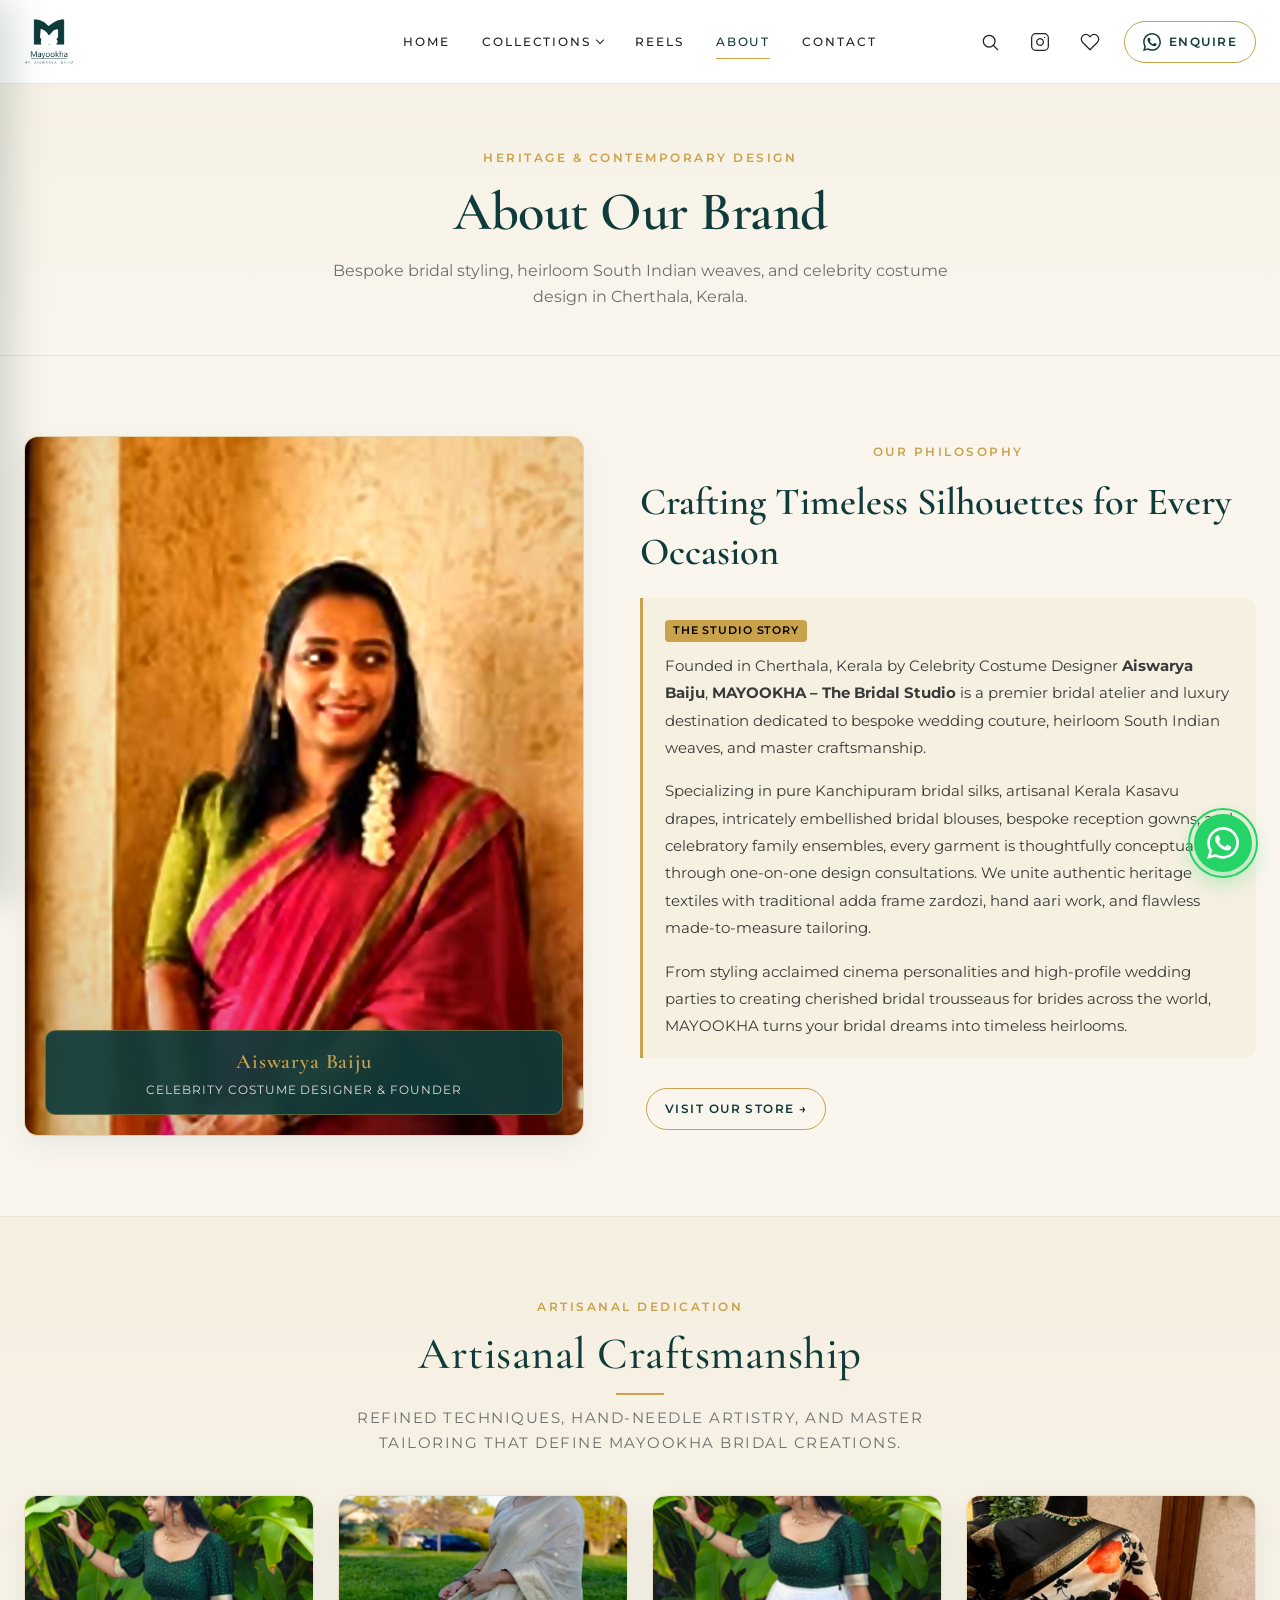
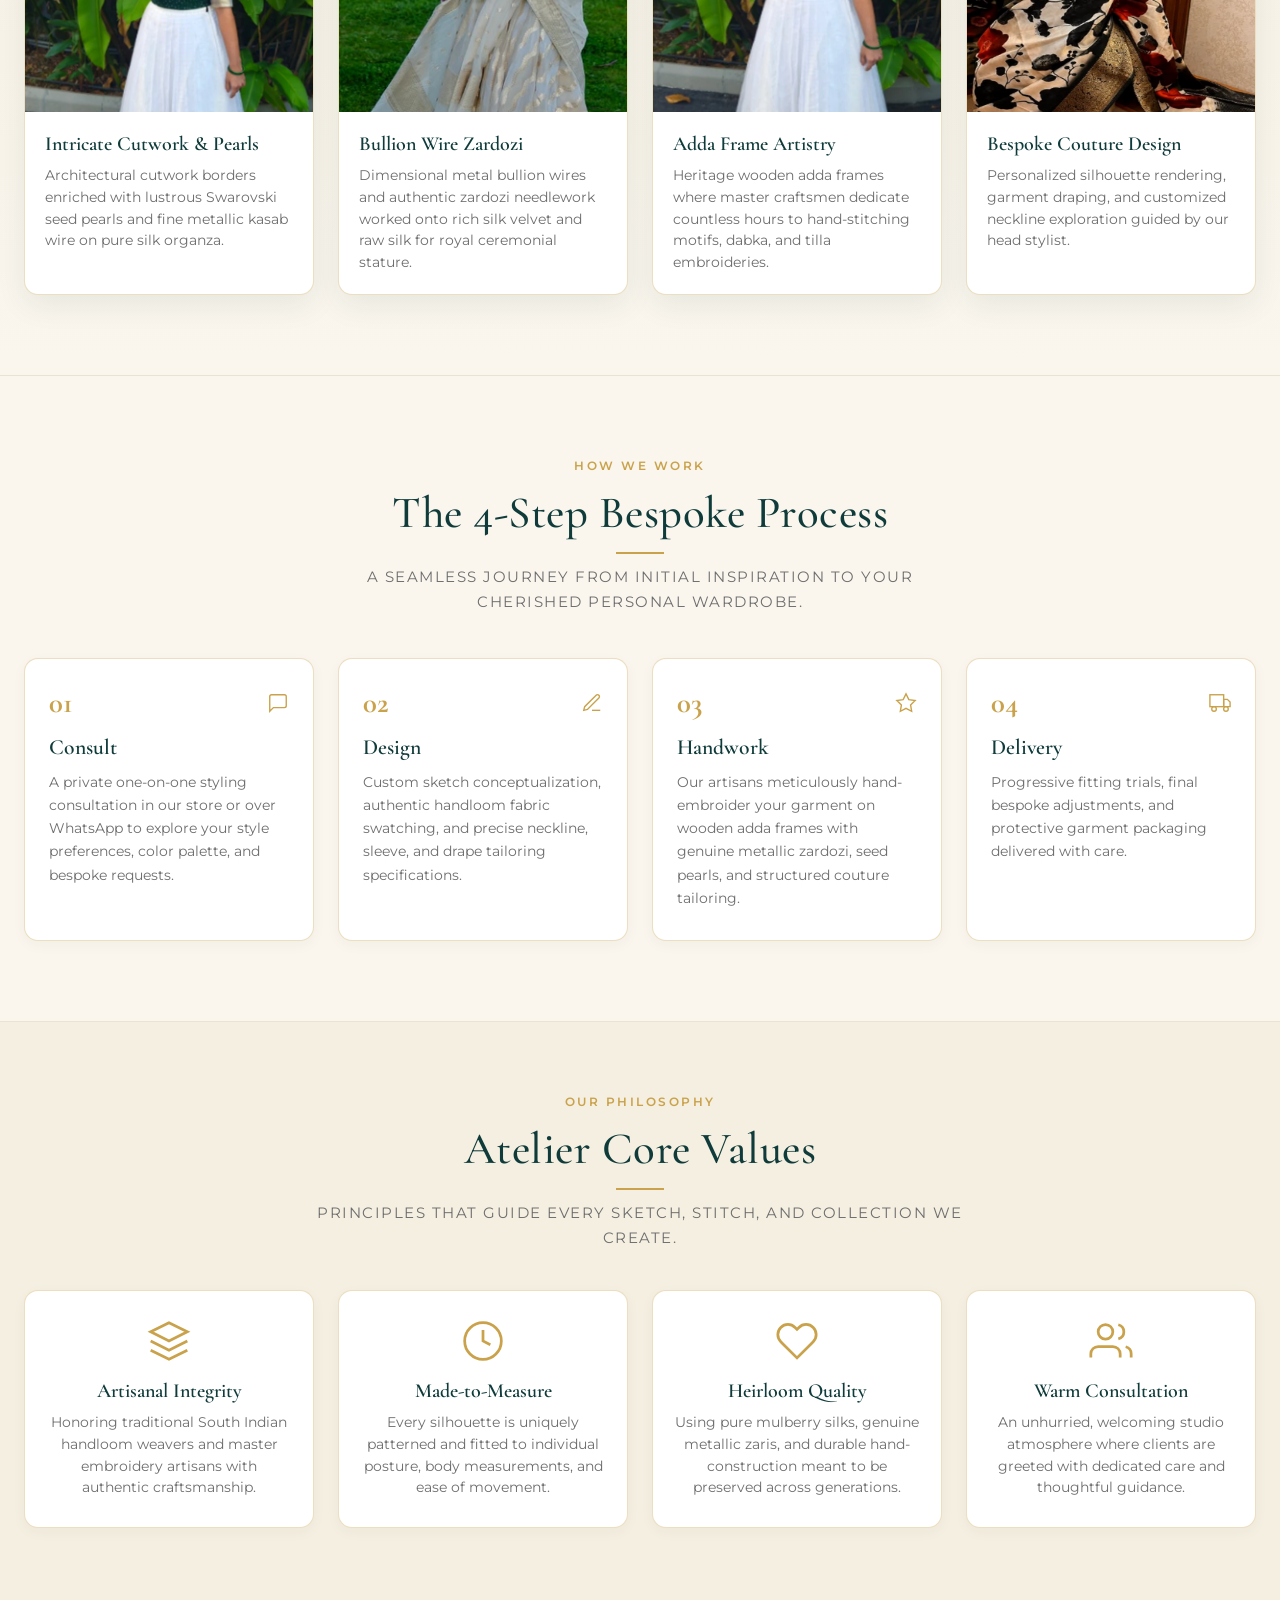
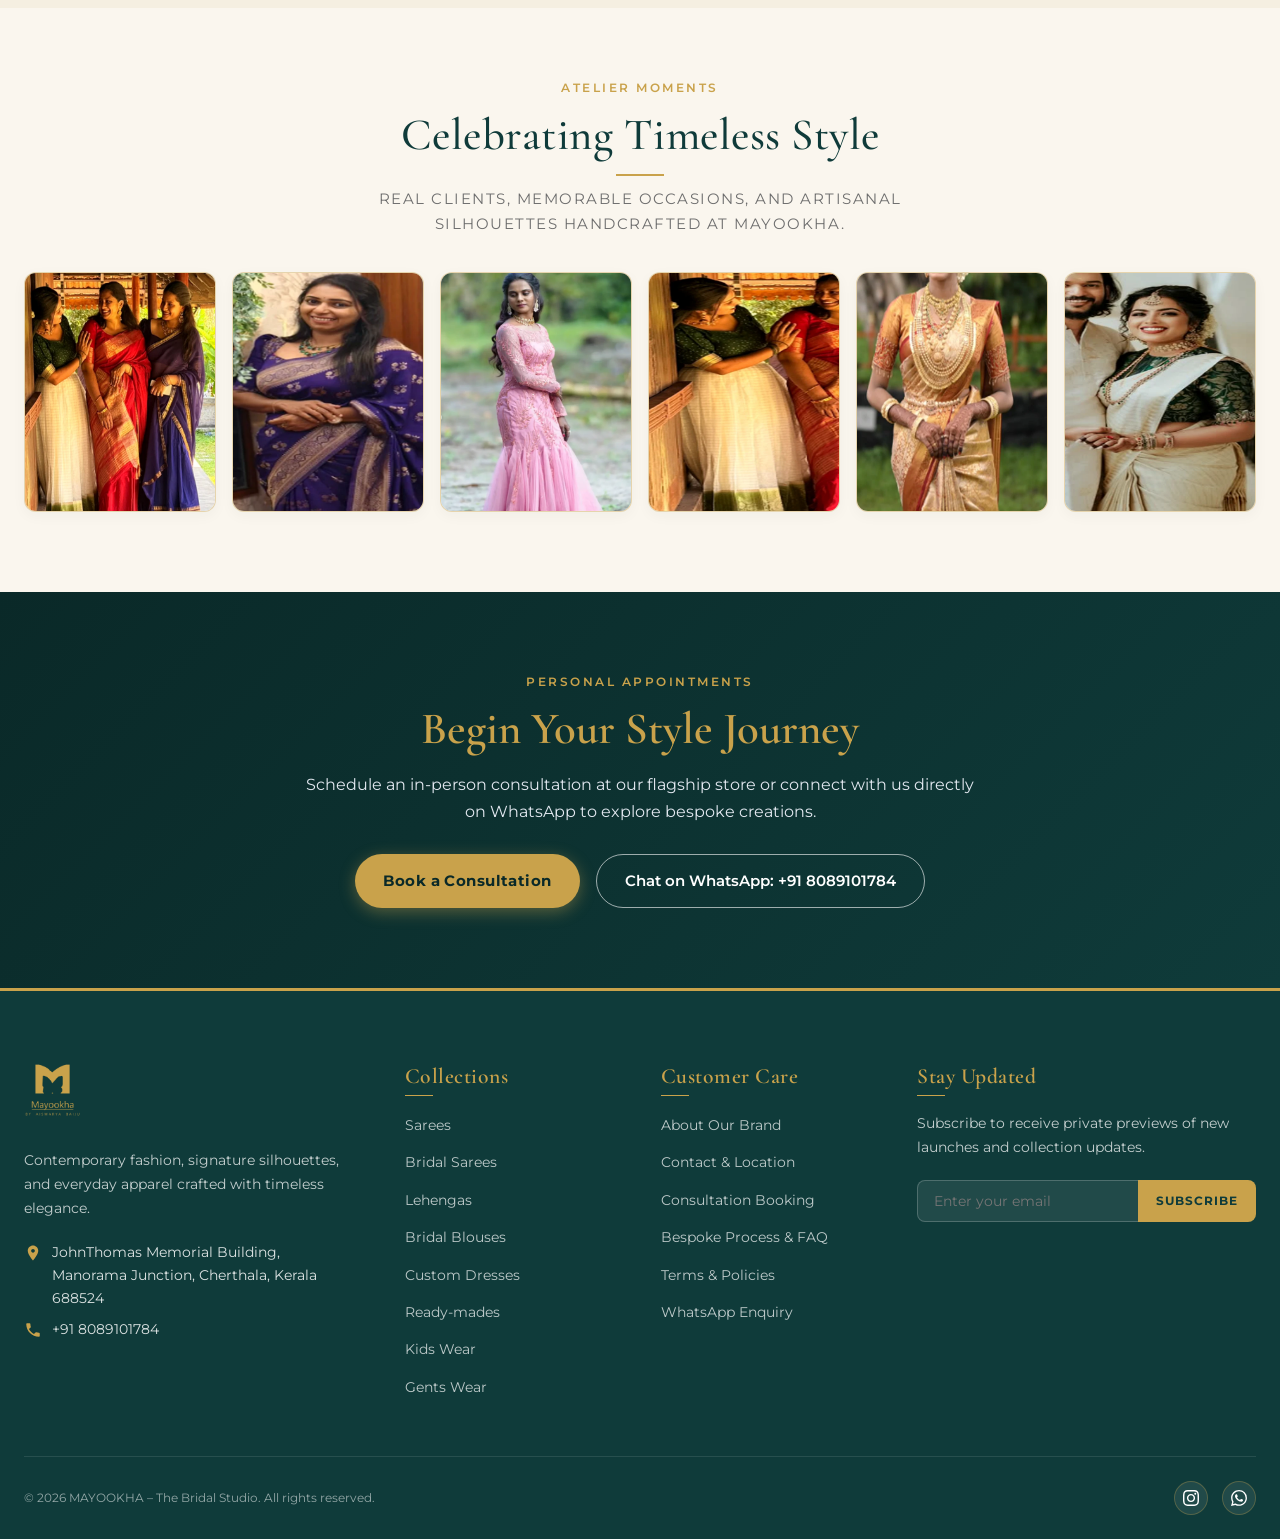
<file: deploy/about.html>
<!DOCTYPE html>
<html lang="en">
<head>
  <meta charset="UTF-8">
  <meta name="viewport" content="width=device-width, initial-scale=1.0">
  <title>About Our Brand &amp; Heritage | MAYOOKHA – The Bridal Studio</title>
  <meta name="description" content="MAYOOKHA – The Bridal Studio by Celebrity Costume Designer Aiswarya Baiju in Cherthala, Kerala. Bespoke bridal sarees, Kanchipuram silks, lehengas, designer bridal blouses, and custom couture.">
  <meta name="robots" content="noindex, nofollow">

  <!-- Open Graph Meta Tags -->
  <meta property="og:title" content="MAYOOKHA – The Bridal Studio | Celebrity Costume Designer">
  <meta property="og:description" content="MAYOOKHA – The Bridal Studio by Celebrity Costume Designer Aiswarya Baiju in Cherthala, Kerala. Bespoke bridal sarees, Kanchipuram silks, lehengas, designer bridal blouses, and custom couture.">
  <meta property="og:image" content="assets/images/logo-badge.png">
  <meta property="og:type" content="website">
  
  <!-- Google Fonts: Cormorant Garamond & Montserrat -->
  <link rel="preconnect" href="https://fonts.googleapis.com">
  <link rel="preconnect" href="https://fonts.gstatic.com" crossorigin>
  <link href="https://fonts.googleapis.com/css2?family=Cormorant+Garamond:ital,wght@0,400;0,500;0,600;0,700;1,400&family=Montserrat:wght@300;400;500;600;700&display=swap" rel="stylesheet">
  
  <!-- Favicon -->
  <link rel="icon" type="image/png" sizes="32x32" href="assets/images/favicon.png">
  <link rel="icon" type="image/png" sizes="16x16" href="assets/images/favicon.png">
  <link rel="apple-touch-icon" sizes="180x180" href="assets/images/favicon.png">
  <link rel="shortcut icon" href="favicon.ico">
  <meta name="theme-color" content="#0F3B3A">

  <!-- Master Stylesheet with cache buster -->
  <link rel="stylesheet" href="css/style.css?v=7.0">
</head>
<body>

  <!-- Sticky Header -->
  <header class="site-header" id="mainHeader">
    <div class="container header-inner">
      
      <!-- Mobile Hamburger Toggle (Left on mobile under 768px, >=44px tap area) -->
      <button class="mobile-toggle" aria-label="Open Navigation Menu" aria-expanded="false" aria-controls="mobileDrawer">
        <span class="hamburger-bar"></span>
        <span class="hamburger-bar"></span>
        <span class="hamburger-bar"></span>
      </button>

      <!-- Brand Logo & Name (Left on desktop, centered on mobile) -->
      <a href="index.html" class="brand-link" aria-label="MAYOOKHA - Home">
        <img src="assets/images/logo-header.png" alt="MAYOOKHA – The Bridal Studio" class="brand-logo-img" width="160" height="48">
        <div class="brand-text-wrap">
          <span class="brand-main-text">MAYOOKHA</span>
          <span class="brand-sub-text">The Bridal Studio</span>
        </div>
      </a>

      <!-- Center Desktop Navigation -->
      <nav class="main-nav" aria-label="Primary Navigation">
        <div class="nav-item">
          <a href="index.html" class="nav-link">Home</a>
        </div>

        <!-- Collections Dropdown -->
        <div class="nav-item">
          <a href="collections.html" class="nav-link">
            Collections <span class="nav-arrow"></span>
          </a>
          <div class="dropdown-menu" role="menu">
                        <div class="dropdown-grid">
              <a href="collections.html?c=sarees" class="dropdown-card">
                <img src="assets/images/collection-01.webp" alt="Sarees" class="dropdown-thumb" width="64" height="64" loading="lazy">
                <div class="dropdown-card-text">
                  <div class="dropdown-title">Sarees</div>
                  <div class="dropdown-desc">Kasavu, tissue, organza &amp; celebration drapes</div>
                </div>
              </a>

              <a href="collections.html?c=bridal-sarees" class="dropdown-card">
                <img src="assets/images/collection-02.webp" alt="Bridal Sarees" class="dropdown-thumb" width="64" height="64" loading="lazy">
                <div class="dropdown-card-text">
                  <div class="dropdown-title">Bridal Sarees</div>
                  <div class="dropdown-desc">Pure Kanchipuram silks &amp; Muhurtham weaves</div>
                </div>
              </a>

              <a href="collections.html?c=lehengas" class="dropdown-card">
                <img src="assets/images/collection-03.webp" alt="Lehengas" class="dropdown-thumb" width="64" height="64" loading="lazy">
                <div class="dropdown-card-text">
                  <div class="dropdown-title">Lehengas</div>
                  <div class="dropdown-desc">Bridal lehengas, dhavani sets &amp; half-sarees</div>
                </div>
              </a>

              <a href="collections.html?c=bridal-blouses" class="dropdown-card">
                <img src="assets/images/collection-04.webp" alt="Bridal Blouses" class="dropdown-thumb" width="64" height="64" loading="lazy">
                <div class="dropdown-card-text">
                  <div class="dropdown-title">Bridal Blouses</div>
                  <div class="dropdown-desc">Zardozi, aari, maggam &amp; designer back work</div>
                </div>
              </a>

              <a href="collections.html?c=custom-dresses" class="dropdown-card">
                <img src="assets/images/collection-05.webp" alt="Custom Dresses" class="dropdown-thumb" width="64" height="64" loading="lazy">
                <div class="dropdown-card-text">
                  <div class="dropdown-title">Custom Dresses</div>
                  <div class="dropdown-desc">Bespoke bridal gowns &amp; evening couture</div>
                </div>
              </a>

              <a href="collections.html?c=ready-mades" class="dropdown-card">
                <img src="assets/images/collection-06.webp" alt="Ready-mades" class="dropdown-thumb" width="64" height="64" loading="lazy">
                <div class="dropdown-card-text">
                  <div class="dropdown-title">Ready-mades</div>
                  <div class="dropdown-desc">Designer kurtas &amp; festive coordinates</div>
                </div>
              </a>

              <a href="collections.html?c=kids-wear" class="dropdown-card">
                <img src="assets/images/collection-07.webp" alt="Kids Wear" class="dropdown-thumb" width="64" height="64" loading="lazy">
                <div class="dropdown-card-text">
                  <div class="dropdown-title">Kids Wear</div>
                  <div class="dropdown-desc">Pattu pavada &amp; bespoke kids wear</div>
                </div>
              </a>

              <a href="collections.html?c=gents-wear" class="dropdown-card">
                <img src="assets/images/collection-08.webp" alt="Gents Wear" class="dropdown-thumb" width="64" height="64" loading="lazy">
                <div class="dropdown-card-text">
                  <div class="dropdown-title">Gents Wear</div>
                  <div class="dropdown-desc">Kasavu mundu sets, silk kurtas &amp; groomswear</div>
                </div>
              </a>
            </div>
            <div class="dropdown-footer">
              <a href="collections.html" class="dropdown-footer-link">
                View all collections &rarr;
              </a>
            </div>
          </div>
        </div>

        <div class="nav-item">
          <a href="reels.html" class="nav-link">Reels</a>
        </div>

        <div class="nav-item">
          <a href="about.html" class="nav-link active">About</a>
        </div>

        <div class="nav-item">
          <a href="contact.html" class="nav-link">Contact</a>
        </div>
      </nav>

      <!-- Right Header Actions -->
      <div class="header-actions">
        <!-- Thin-line Search Icon (20px, 1.5px stroke, 44px tap area) -->
        <button class="icon-btn search-trigger" aria-label="Open Search">
          <svg width="20" height="20" viewBox="0 0 24 24" fill="none" stroke="currentColor" stroke-width="1.5" stroke-linecap="round" stroke-linejoin="round" aria-hidden="true"><circle cx="11" cy="11" r="7"/><line x1="21" y1="21" x2="16" y2="16"/></svg>
        </button>

        <!-- Thin-line Instagram Icon (20px, 1.5px stroke, 44px tap area) -->
        <a href="https://www.instagram.com/mayoohka_by_aiswarya_/" target="_blank" rel="noopener" class="icon-btn header-insta-btn" aria-label="Visit Instagram Profile">
          <svg width="20" height="20" viewBox="0 0 24 24" fill="none" stroke="currentColor" stroke-width="1.5" stroke-linecap="round" stroke-linejoin="round" aria-hidden="true"><rect x="2" y="2" width="20" height="20" rx="5" ry="5"/><path d="M16 11.37A4 4 0 1 1 12.63 8 4 4 0 0 1 16 11.37z"/><line x1="17.5" y1="6.5" x2="17.51" y2="6.5"/></svg>
        </a>

        <!-- Thin-line Wishlist Heart Icon (20px, 1.5px stroke, 44px tap area) -->
        <a href="#wishlist" class="icon-btn wishlist-btn" aria-label="View Wishlist">
          <svg width="20" height="20" viewBox="0 0 24 24" fill="none" stroke="currentColor" stroke-width="1.5" stroke-linecap="round" stroke-linejoin="round" aria-hidden="true"><path d="M20.84 4.61a5.5 5.5 0 0 0-7.78 0L12 5.67l-1.06-1.06a5.5 5.5 0 0 0-7.78 7.78l1.06 1.06L12 21.23l7.78-7.78 1.06-1.06a5.5 5.5 0 0 0 0-7.78z"/></svg>
          <span class="badge-count wishlist-badge" style="display: none;">0</span>
        </a>

        <!-- Mobile WhatsApp Icon Button (Under 768px, 44px tap target) -->
        <a href="https://wa.me/918089101784" target="_blank" rel="noopener" class="icon-btn mobile-wa-btn" aria-label="Chat on WhatsApp">
          <svg width="20" height="20" viewBox="0 0 24 24" fill="currentColor" aria-hidden="true"><path d="M17.472 14.382c-.297-.149-1.758-.867-2.03-.967-.273-.099-.471-.148-.67.15-.197.297-.767.966-.94 1.164-.173.199-.347.223-.644.075-.297-.15-1.255-.463-2.39-1.475-.883-.788-1.48-1.761-1.653-2.059-.173-.297-.018-.458.13-.606.134-.133.298-.347.446-.52.149-.174.198-.298.298-.497.099-.198.05-.371-.025-.52-.075-.149-.669-1.612-.916-2.207-.242-.579-.487-.5-.669-.51-.173-.008-.371-.01-.57-.01-.198 0-.52.074-.792.372-.272.297-1.04 1.016-1.04 2.479 0 1.462 1.065 2.875 1.213 3.074.149.198 2.096 3.2 5.077 4.487.709.306 1.262.489 1.694.625.712.227 1.36.195 1.871.118.571-.085 1.758-.719 2.006-1.413.248-.694.248-1.289.173-1.413-.074-.124-.272-.198-.57-.347m-5.421 7.403h-.004a9.87 9.87 0 01-5.031-1.378l-.361-.214-3.741.982.998-3.648-.235-.374a9.86 9.86 0 01-1.51-5.26c.001-5.45 4.436-9.884 9.888-9.884 2.64 0 5.122 1.03 6.988 2.898a9.825 9.825 0 012.893 6.994c-.003 5.45-4.437 9.884-9.885 9.884m8.413-18.297A11.815 11.815 0 0012.05 0C5.495 0 .16 5.335.157 11.892c0 2.096.547 4.142 1.588 5.945L.057 24l6.305-1.654a11.882 11.882 0 005.683 1.448h.005c6.554 0 11.89-5.335 11.893-11.893a11.821 11.821 0 00-3.48-8.413Z"/></svg>
        </a>

        <!-- Desktop Enquire Pill (Gold-outline pill with WhatsApp icon, fills teal on hover) -->
        <a href="https://wa.me/918089101784" target="_blank" rel="noopener" class="btn-enquire-pill" aria-label="Enquire on WhatsApp">
          <svg width="18" height="18" viewBox="0 0 24 24" fill="currentColor" aria-hidden="true"><path d="M17.472 14.382c-.297-.149-1.758-.867-2.03-.967-.273-.099-.471-.148-.67.15-.197.297-.767.966-.94 1.164-.173.199-.347.223-.644.075-.297-.15-1.255-.463-2.39-1.475-.883-.788-1.48-1.761-1.653-2.059-.173-.297-.018-.458.13-.606.134-.133.298-.347.446-.52.149-.174.198-.298.298-.497.099-.198.05-.371-.025-.52-.075-.149-.669-1.612-.916-2.207-.242-.579-.487-.5-.669-.51-.173-.008-.371-.01-.57-.01-.198 0-.52.074-.792.372-.272.297-1.04 1.016-1.04 2.479 0 1.462 1.065 2.875 1.213 3.074.149.198 2.096 3.2 5.077 4.487.709.306 1.262.489 1.694.625.712.227 1.36.195 1.871.118.571-.085 1.758-.719 2.006-1.413.248-.694.248-1.289.173-1.413-.074-.124-.272-.198-.57-.347m-5.421 7.403h-.004a9.87 9.87 0 01-5.031-1.378l-.361-.214-3.741.982.998-3.648-.235-.374a9.86 9.86 0 01-1.51-5.26c.001-5.45 4.436-9.884 9.888-9.884 2.64 0 5.122 1.03 6.988 2.898a9.825 9.825 0 012.893 6.994c-.003 5.45-4.437 9.884-9.885 9.884m8.413-18.297A11.815 11.815 0 0012.05 0C5.495 0 .16 5.335.157 11.892c0 2.096.547 4.142 1.588 5.945L.057 24l6.305-1.654a11.882 11.882 0 005.683 1.448h.005c6.554 0 11.89-5.335 11.893-11.893a11.821 11.821 0 00-3.48-8.413Z"/></svg>
          <span>Enquire</span>
        </a>
      </div>

    </div>
  </header>

  <!-- ========================================================================
       Mobile Drawer Navigation (Left-Slide, Ivory, Safe Area, Staggered)
       ======================================================================== -->
  <div class="mobile-drawer-overlay" aria-hidden="true"></div>
  <aside class="mobile-drawer" id="mobileDrawer" aria-label="Mobile Navigation" aria-hidden="true">
    <div class="drawer-header">
      <div class="brand-text-wrap">
          <span class="brand-main-text">MAYOOKHA</span>
          <span class="brand-sub-text">The Bridal Studio</span>
        </div>
      <button class="drawer-close-btn" aria-label="Close Mobile Menu">&times;</button>
    </div>

    <nav class="drawer-nav">
      <div class="drawer-nav-item">
        <a href="index.html" class="drawer-link">Home</a>
      </div>
      
      <!-- Collapsible Collections Accordion with Thumbnails -->
      <div class="drawer-nav-item">
        <button class="drawer-accordion-btn" aria-expanded="false">
          <span>Collections</span>
          <span class="nav-arrow"></span>
        </button>
                <div class="drawer-accordion-content">
          <a href="collections.html?c=sarees" class="drawer-sublink-card">
            <img src="assets/images/collection-01.webp" alt="Sarees" class="drawer-sublink-thumb" width="40" height="40" loading="lazy">
            <span class="drawer-sublink-name">Sarees</span>
          </a>
          <a href="collections.html?c=bridal-sarees" class="drawer-sublink-card">
            <img src="assets/images/collection-02.webp" alt="Bridal Sarees" class="drawer-sublink-thumb" width="40" height="40" loading="lazy">
            <span class="drawer-sublink-name">Bridal Sarees</span>
          </a>
          <a href="collections.html?c=lehengas" class="drawer-sublink-card">
            <img src="assets/images/collection-03.webp" alt="Lehengas" class="drawer-sublink-thumb" width="40" height="40" loading="lazy">
            <span class="drawer-sublink-name">Lehengas</span>
          </a>
          <a href="collections.html?c=bridal-blouses" class="drawer-sublink-card">
            <img src="assets/images/collection-04.webp" alt="Bridal Blouses" class="drawer-sublink-thumb" width="40" height="40" loading="lazy">
            <span class="drawer-sublink-name">Bridal Blouses</span>
          </a>
          <a href="collections.html?c=custom-dresses" class="drawer-sublink-card">
            <img src="assets/images/collection-05.webp" alt="Custom Dresses" class="drawer-sublink-thumb" width="40" height="40" loading="lazy">
            <span class="drawer-sublink-name">Custom Dresses</span>
          </a>
          <a href="collections.html?c=ready-mades" class="drawer-sublink-card">
            <img src="assets/images/collection-06.webp" alt="Ready-mades" class="drawer-sublink-thumb" width="40" height="40" loading="lazy">
            <span class="drawer-sublink-name">Ready-mades</span>
          </a>
          <a href="collections.html?c=kids-wear" class="drawer-sublink-card">
            <img src="assets/images/collection-07.webp" alt="Kids Wear" class="drawer-sublink-thumb" width="40" height="40" loading="lazy">
            <span class="drawer-sublink-name">Kids Wear</span>
          </a>
          <a href="collections.html?c=gents-wear" class="drawer-sublink-card">
            <img src="assets/images/collection-08.webp" alt="Gents Wear" class="drawer-sublink-thumb" width="40" height="40" loading="lazy">
            <span class="drawer-sublink-name">Gents Wear</span>
          </a>
          <a href="collections.html" class="drawer-sublink-all">
            View all collections &rarr;
          </a>
        </div>
      </div>

      <div class="drawer-nav-item">
        <a href="reels.html" class="drawer-link">Reels</a>
      </div>

      <div class="drawer-nav-item">
        <a href="about.html" class="drawer-link active">About</a>
      </div>

      <div class="drawer-nav-item">
        <a href="contact.html" class="drawer-link">Contact</a>
      </div>
    </nav>

    <div class="drawer-footer">
      <a href="https://wa.me/918089101784" target="_blank" rel="noopener" class="drawer-wa-btn">
        <svg width="18" height="18" viewBox="0 0 24 24" fill="currentColor" aria-hidden="true"><path d="M17.472 14.382c-.297-.149-1.758-.867-2.03-.967-.273-.099-.471-.148-.67.15-.197.297-.767.966-.94 1.164-.173.199-.347.223-.644.075-.297-.15-1.255-.463-2.39-1.475-.883-.788-1.48-1.761-1.653-2.059-.173-.297-.018-.458.13-.606.134-.133.298-.347.446-.52.149-.174.198-.298.298-.497.099-.198.05-.371-.025-.52-.075-.149-.669-1.612-.916-2.207-.242-.579-.487-.5-.669-.51-.173-.008-.371-.01-.57-.01-.198 0-.52.074-.792.372-.272.297-1.04 1.016-1.04 2.479 0 1.462 1.065 2.875 1.213 3.074.149.198 2.096 3.2 5.077 4.487.709.306 1.262.489 1.694.625.712.227 1.36.195 1.871.118.571-.085 1.758-.719 2.006-1.413.248-.694.248-1.289.173-1.413-.074-.124-.272-.198-.57-.347m-5.421 7.403h-.004a9.87 9.87 0 01-5.031-1.378l-.361-.214-3.741.982.998-3.648-.235-.374a9.86 9.86 0 01-1.51-5.26c.001-5.45 4.436-9.884 9.888-9.884 2.64 0 5.122 1.03 6.988 2.898a9.825 9.825 0 012.893 6.994c-.003 5.45-4.437 9.884-9.885 9.884m8.413-18.297A11.815 11.815 0 0012.05 0C5.495 0 .16 5.335.157 11.892c0 2.096.547 4.142 1.588 5.945L.057 24l6.305-1.654a11.882 11.882 0 005.683 1.448h.005c6.554 0 11.89-5.335 11.893-11.893a11.821 11.821 0 00-3.48-8.413Z"/></svg>
        <span>Enquire on WhatsApp</span>
      </a>

      <div class="drawer-contact-strip">
        <a href="tel:+918089101784" class="drawer-phone-link" aria-label="Call +91 8089101784">
          <svg width="16" height="16" viewBox="0 0 24 24" fill="none" stroke="currentColor" stroke-width="1.5" stroke-linecap="round" stroke-linejoin="round" aria-hidden="true"><path d="M22 16.92v3a2 2 0 0 1-2.18 2 19.79 19.79 0 0 1-8.63-3.07 19.5 19.5 0 0 1-6-6 19.79 19.79 0 0 1-3.07-8.67A2 2 0 0 1 4.11 2h3a2 2 0 0 1 2 1.72 12.84 12.84 0 0 0 .7 2.81 2 2 0 0 1-.45 2.11L8.09 9.91a16 16 0 0 0 6 6l1.27-1.27a2 2 0 0 1 2.11-.45 12.84 12.84 0 0 0 2.81.7A2 2 0 0 1 22 16.92z"/></svg>
          <span>+91 8089101784</span>
        </a>

        <a href="https://www.instagram.com/mayoohka_by_aiswarya_/" target="_blank" rel="noopener" class="drawer-insta-link" aria-label="Instagram Profile">
          <svg width="18" height="18" viewBox="0 0 24 24" fill="none" stroke="currentColor" stroke-width="1.5" stroke-linecap="round" stroke-linejoin="round" aria-hidden="true"><rect x="2" y="2" width="20" height="20" rx="5" ry="5"/><path d="M16 11.37A4 4 0 1 1 12.63 8 4 4 0 0 1 16 11.37z"/><line x1="17.5" y1="6.5" x2="17.51" y2="6.5"/></svg>
          <span>Instagram</span>
        </a>
      </div>
    </div>
  </aside>

  <!-- Search Overlay Modal -->
  <div class="search-modal-overlay" role="dialog" aria-modal="true" aria-label="Search Boutique">
    <div class="search-modal-container">
      <button class="search-close-btn" aria-label="Close Search">&times;</button>
      <h2 class="search-title">Search Collections</h2>
      <form class="search-input-wrap" onsubmit="event.preventDefault(); window.location.href='collections.html?q=' + encodeURIComponent(document.querySelector('.search-input').value);">
        <input type="text" class="search-input" placeholder="Search Sarees, Bridal Silks, Lehengas, Custom Gowns...">
        <button type="submit" class="search-submit-btn">&rarr;</button>
      </form>
    </div>
  </div>

  <!-- Main Content: About Our Brand -->
  <main class="about-main-content" id="mainContent">

    <!-- 1. Hero Banner -->
    <section class="about-hero-banner">
      <div class="container">
        <span class="section-eyebrow">Heritage &amp; Contemporary Design</span>
        <h1 class="about-hero-title">About Our Brand</h1>
        <p class="about-hero-subtitle">
          Bespoke bridal styling, heirloom South Indian weaves, and celebrity costume design in Cherthala, Kerala.
        </p>
      </div>
    </section>

    <!-- 2. Founder's Story Section -->
    <section class="about-story-section">
      <div class="container">
        <div class="about-story-grid">
          
          <div class="about-story-media">
            <img src="assets/images/owner.png" alt="Aiswarya Baiju – Celebrity Costume Designer &amp; Founder, MAYOOKHA The Bridal Studio" class="about-story-img" width="500" height="625" loading="lazy">
            <div class="about-story-badge">
              <div class="about-story-badge-name">Aiswarya Baiju</div>
              <div class="about-story-badge-role">Celebrity Costume Designer &amp; Founder</div>
            </div>
          </div>

          <div class="about-story-content">
            <span class="section-eyebrow">Our Philosophy</span>
            <h2 class="about-story-title">Crafting Timeless Silhouettes for Every Occasion</h2>

            <div class="sample-story-box" style="border-left: 3px solid var(--accent-gold);">
              <span class="sample-story-label" style="background: var(--accent-gold); color: #000; font-weight: 600;">The Studio Story</span>
              <p class="about-story-text">
                Founded in Cherthala, Kerala by Celebrity Costume Designer <strong>Aiswarya Baiju</strong>, <strong>MAYOOKHA – The Bridal Studio</strong> is a premier bridal atelier and luxury destination dedicated to bespoke wedding couture, heirloom South Indian weaves, and master craftsmanship.
              </p>
              <p class="about-story-text">
                Specializing in pure Kanchipuram bridal silks, artisanal Kerala Kasavu drapes, intricately embellished bridal blouses, bespoke reception gowns, and celebratory family ensembles, every garment is thoughtfully conceptualized through one-on-one design consultations. We unite authentic heritage textiles with traditional adda frame zardozi, hand aari work, and flawless made-to-measure tailoring.
              </p>
              <p class="about-story-text" style="margin-bottom: 0;">
                From styling acclaimed cinema personalities and high-profile wedding parties to creating cherished bridal trousseaus for brides across the world, MAYOOKHA turns your bridal dreams into timeless heirlooms.
              </p>
            </div>

            <div style="margin-top: 10px;">
              <a href="contact.html" class="btn-enquire-pill" style="display: inline-flex;">
                <span>Visit Our Store &rarr;</span>
              </a>
            </div>
          </div>

        </div>
      </div>
    </section>

    <!-- 3. Craftsmanship Section with Handwork Images -->
    <section class="craftsmanship-section" id="craftsmanship">
      <div class="container">
        <div style="text-align: center; max-width: 650px; margin: 0 auto;">
          <span class="section-eyebrow">Artisanal Dedication</span>
          <h2 class="section-title">Artisanal Craftsmanship</h2>
          <p class="section-subtitle">Refined techniques, hand-needle artistry, and master tailoring that define MAYOOKHA bridal creations.</p>
        </div>

        <div class="craftsmanship-grid">
          
          <div class="craft-card">
            <div class="craft-media">
              <img src="assets/images/collection-07.webp" alt="Laser & Hand Cutwork Embroidery" class="craft-img" width="320" height="240" loading="lazy">
            </div>
            <div class="craft-body">
              <h3 class="craft-title">Intricate Cutwork &amp; Pearls</h3>
              <p class="craft-desc">Architectural cutwork borders enriched with lustrous Swarovski seed pearls and fine metallic kasab wire on pure silk organza.</p>
            </div>
          </div>

          <div class="craft-card">
            <div class="craft-media">
              <img src="assets/images/product-15.webp" alt="Bullion Wire Gold Zardozi" class="craft-img" width="320" height="240" loading="lazy">
            </div>
            <div class="craft-body">
              <h3 class="craft-title">Bullion Wire Zardozi</h3>
              <p class="craft-desc">Dimensional metal bullion wires and authentic zardozi needlework worked onto rich silk velvet and raw silk for royal ceremonial stature.</p>
            </div>
          </div>

          <div class="craft-card">
            <div class="craft-media">
              <img src="assets/images/product-16.webp" alt="Master Adda Frame Handloom Embroidery" class="craft-img" width="320" height="240" loading="lazy">
            </div>
            <div class="craft-body">
              <h3 class="craft-title">Adda Frame Artistry</h3>
              <p class="craft-desc">Heritage wooden adda frames where master craftsmen dedicate countless hours to hand-stitching motifs, dabka, and tilla embroideries.</p>
            </div>
          </div>

          <div class="craft-card">
            <div class="craft-media">
              <img src="assets/images/story-03.webp" alt="Custom Sketching & Silhouette Draping" class="craft-img" width="320" height="240" loading="lazy">
            </div>
            <div class="craft-body">
              <h3 class="craft-title">Bespoke Couture Design</h3>
              <p class="craft-desc">Personalized silhouette rendering, garment draping, and customized neckline exploration guided by our head stylist.</p>
            </div>
          </div>

        </div>
      </div>
    </section>

    <!-- 4. 4-Step Process Section -->
    <section class="process-section" id="process">
      <div class="container">
        <div style="text-align: center; max-width: 650px; margin: 0 auto;">
          <span class="section-eyebrow">How We Work</span>
          <h2 class="section-title">The 4-Step Bespoke Process</h2>
          <p class="section-subtitle">A seamless journey from initial inspiration to your cherished personal wardrobe.</p>
        </div>

        <div class="process-grid">
          
          <div class="process-step-card">
            <div class="process-num-badge">
              <span>01</span>
              <svg width="22" height="22" viewBox="0 0 24 24" fill="none" stroke="currentColor" stroke-width="1.5"><path d="M21 15a2 2 0 0 1-2 2H7l-4 4V5a2 2 0 0 1 2-2h14a2 2 0 0 1 2 2z"/></svg>
            </div>
            <h3 class="process-step-title">Consult</h3>
            <p class="process-step-desc">
              A private one-on-one styling consultation in our store or over WhatsApp to explore your style preferences, color palette, and bespoke requests.
            </p>
          </div>

          <div class="process-step-card">
            <div class="process-num-badge">
              <span>02</span>
              <svg width="22" height="22" viewBox="0 0 24 24" fill="none" stroke="currentColor" stroke-width="1.5"><path d="M12 20h9"/><path d="M16.5 3.5a2.121 2.121 0 0 1 3 3L7 19l-4 1 1-4L16.5 3.5z"/></svg>
            </div>
            <h3 class="process-step-title">Design</h3>
            <p class="process-step-desc">
              Custom sketch conceptualization, authentic handloom fabric swatching, and precise neckline, sleeve, and drape tailoring specifications.
            </p>
          </div>

          <div class="process-step-card">
            <div class="process-num-badge">
              <span>03</span>
              <svg width="22" height="22" viewBox="0 0 24 24" fill="none" stroke="currentColor" stroke-width="1.5"><polygon points="12 2 15.09 8.26 22 9.27 17 14.14 18.18 21.02 12 17.77 5.82 21.02 7 14.14 2 9.27 8.91 8.26 12 2"/></svg>
            </div>
            <h3 class="process-step-title">Handwork</h3>
            <p class="process-step-desc">
              Our artisans meticulously hand-embroider your garment on wooden adda frames with genuine metallic zardozi, seed pearls, and structured couture tailoring.
            </p>
          </div>

          <div class="process-step-card">
            <div class="process-num-badge">
              <span>04</span>
              <svg width="22" height="22" viewBox="0 0 24 24" fill="none" stroke="currentColor" stroke-width="1.5"><rect x="1" y="3" width="15" height="13"/><polygon points="16 8 20 8 23 11 23 16 16 16 16 8"/><circle cx="5.5" cy="18.5" r="2.5"/><circle cx="18.5" cy="18.5" r="2.5"/></svg>
            </div>
            <h3 class="process-step-title">Delivery</h3>
            <p class="process-step-desc">
              Progressive fitting trials, final bespoke adjustments, and protective garment packaging delivered with care.
            </p>
          </div>

        </div>
      </div>
    </section>

    <!-- 5. Values Section -->
    <section class="values-section">
      <div class="container">
        <div style="text-align: center; max-width: 650px; margin: 0 auto;">
          <span class="section-eyebrow">Our Philosophy</span>
          <h2 class="section-title">Atelier Core Values</h2>
          <p class="section-subtitle">Principles that guide every sketch, stitch, and collection we create.</p>
        </div>

        <div class="values-grid">
          
          <div class="value-card">
            <div class="value-icon">
              <svg viewBox="0 0 24 24" fill="none" stroke="currentColor" stroke-width="1.5"><path d="M12 2L2 7l10 5 10-5-10-5zM2 17l10 5 10-5M2 12l10 5 10-5"/></svg>
            </div>
            <h3 class="value-title">Artisanal Integrity</h3>
            <p class="value-desc">Honoring traditional South Indian handloom weavers and master embroidery artisans with authentic craftsmanship.</p>
          </div>

          <div class="value-card">
            <div class="value-icon">
              <svg viewBox="0 0 24 24" fill="none" stroke="currentColor" stroke-width="1.5"><circle cx="12" cy="12" r="10"/><path d="M12 6v6l4 2"/></svg>
            </div>
            <h3 class="value-title">Made-to-Measure</h3>
            <p class="value-desc">Every silhouette is uniquely patterned and fitted to individual posture, body measurements, and ease of movement.</p>
          </div>

          <div class="value-card">
            <div class="value-icon">
              <svg viewBox="0 0 24 24" fill="none" stroke="currentColor" stroke-width="1.5"><path d="M20.84 4.61a5.5 5.5 0 0 0-7.78 0L12 5.67l-1.06-1.06a5.5 5.5 0 0 0-7.78 7.78l1.06 1.06L12 21.23l7.78-7.78 1.06-1.06a5.5 5.5 0 0 0 0-7.78z"/></svg>
            </div>
            <h3 class="value-title">Heirloom Quality</h3>
            <p class="value-desc">Using pure mulberry silks, genuine metallic zaris, and durable hand-construction meant to be preserved across generations.</p>
          </div>

          <div class="value-card">
            <div class="value-icon">
              <svg viewBox="0 0 24 24" fill="none" stroke="currentColor" stroke-width="1.5"><path d="M17 21v-2a4 4 0 0 0-4-4H5a4 4 0 0 0-4 4v2"/><circle cx="9" cy="7" r="4"/><path d="M23 21v-2a4 4 0 0 0-3-3.87"/><path d="M16 3.13a4 4 0 0 1 0 7.75"/></svg>
            </div>
            <h3 class="value-title">Warm Consultation</h3>
            <p class="value-desc">An unhurried, welcoming studio atmosphere where clients are greeted with dedicated care and thoughtful guidance.</p>
          </div>

        </div>
      </div>
    </section>

    <!-- 6. Strip of Photos from assets/images -->
    <section class="photo-strip-section">
      <div class="container">
        <div style="text-align: center; max-width: 650px; margin: 0 auto;">
          <span class="section-eyebrow">Atelier Moments</span>
          <h2 class="section-title">Celebrating Timeless Style</h2>
          <p class="section-subtitle">Real clients, memorable occasions, and artisanal silhouettes handcrafted at MAYOOKHA.</p>
        </div>

        <div class="photo-strip-track">
          <div class="photo-strip-item">
            <img src="assets/images/story-01.webp" alt="Handcrafted Classic Tunic" width="240" height="300" loading="lazy">
          </div>
          <div class="photo-strip-item">
            <img src="assets/images/story-02.webp" alt="Festive Silk Coordinates" width="240" height="300" loading="lazy">
          </div>
          <div class="photo-strip-item">
            <img src="assets/images/story-04.webp" alt="Tailored Velvet Evening Wear" width="240" height="300" loading="lazy">
          </div>
          <div class="photo-strip-item">
            <img src="assets/images/product-05.webp" alt="Pearl-Embroidered Cape Dress" width="240" height="300" loading="lazy">
          </div>
          <div class="photo-strip-item">
            <img src="assets/images/product-08.webp" alt="Fuchsia Georgette Gown" width="240" height="300" loading="lazy">
          </div>
          <div class="photo-strip-item">
            <img src="assets/images/product-14.webp" alt="Duo-Tone Silk Slip Dress" width="240" height="300" loading="lazy">
          </div>
        </div>
      </div>
    </section>

    <!-- 7. Book a Consultation Call to Action -->
    <section class="about-cta-section">
      <div class="container">
        <div class="about-cta-box">
          <span class="section-eyebrow" style="color: var(--accent-gold);">Personal Appointments</span>
          <h2 class="about-cta-title">Begin Your Style Journey</h2>
          <p class="about-cta-text">
            Schedule an in-person consultation at our flagship store or connect with us directly on WhatsApp to explore bespoke creations.
          </p>
          <div class="about-cta-btns">
            <a href="contact.html" class="btn-cta-gold">Book a Consultation</a>
            <a href="https://wa.me/918089101784" target="_blank" rel="noopener" class="btn-cta-wa">
              <span>Chat on WhatsApp: +91 8089101784</span>
            </a>
          </div>
        </div>
      </div>
    </section>

  </main>

  <!-- Site Footer -->
  <footer class="site-footer">
    <div class="container">
      <div class="footer-grid">
        <div>
          <div class="footer-brand-wrap">
            <img src="assets/images/logo-footer.png" alt="MAYOOKHA – The Bridal Studio" class="footer-logo-img" width="160" height="54" loading="lazy">
          </div>
          <p class="footer-desc">
            Contemporary fashion, signature silhouettes, and everyday apparel crafted with timeless elegance.
          </p>
          <div class="footer-contact-info">
            <div class="footer-contact-item">
              <svg viewBox="0 0 24 24"><path d="M12 2C8.13 2 5 5.13 5 9c0 5.25 7 13 7 13s7-7.75 7-13c0-3.87-3.13-7-7-7zm0 9.5c-1.38 0-2.5-1.12-2.5-2.5s1.12-2.5 2.5-2.5 2.5 1.12 2.5 2.5-1.12 2.5-2.5 2.5z"/></svg>
              <span>JohnThomas Memorial Building, Manorama Junction, Cherthala, Kerala 688524</span>
            </div>
            <div class="footer-contact-item">
              <svg viewBox="0 0 24 24"><path d="M6.62 10.79c1.44 2.83 3.76 5.14 6.59 6.59l2.2-2.2c.27-.27.67-.36 1.02-.24 1.12.37 2.33.57 3.57.57.55 0 1 .45 1 1V20c0 .55-.45 1-1 1-9.39 0-17-7.61-17-17 0-.55.45-1 1-1h3.5c.55 0 1 .45 1 1 0 1.25.2 2.45.57 3.57.11.35.03.74-.25 1.02l-2.2 2.2z"/></svg>
              <a href="tel:+918089101784" style="color: inherit;">+91 8089101784</a>
            </div>
          </div>
        </div>

                <div>
          <h3 class="footer-col-title">Collections</h3>
          <ul class="footer-links-list">
            <li><a href="collections.html?c=sarees" class="footer-link">Sarees</a></li>
            <li><a href="collections.html?c=bridal-sarees" class="footer-link">Bridal Sarees</a></li>
            <li><a href="collections.html?c=lehengas" class="footer-link">Lehengas</a></li>
            <li><a href="collections.html?c=bridal-blouses" class="footer-link">Bridal Blouses</a></li>
            <li><a href="collections.html?c=custom-dresses" class="footer-link">Custom Dresses</a></li>
            <li><a href="collections.html?c=ready-mades" class="footer-link">Ready-mades</a></li>
            <li><a href="collections.html?c=kids-wear" class="footer-link">Kids Wear</a></li>
            <li><a href="collections.html?c=gents-wear" class="footer-link">Gents Wear</a></li>
          </ul>
        </div>

        <div>
          <h3 class="footer-col-title">Customer Care</h3>
          <ul class="footer-links-list">
            <li><a href="about.html" class="footer-link">About Our Brand</a></li>
            <li><a href="contact.html" class="footer-link">Contact &amp; Location</a></li>
            <li><a href="contact.html#consultation" class="footer-link">Consultation Booking</a></li>
            <li><a href="about.html#process" class="footer-link">Bespoke Process &amp; FAQ</a></li>
            <li><a href="contact.html" class="footer-link">Terms &amp; Policies</a></li>
            <li><a href="https://wa.me/918089101784" target="_blank" rel="noopener" class="footer-link">WhatsApp Enquiry</a></li>
          </ul>
        </div>

        <div>
          <h3 class="footer-col-title">Stay Updated</h3>
          <p class="footer-desc">
            Subscribe to receive private previews of new launches and collection updates.
          </p>
          <form class="newsletter-form" onsubmit="event.preventDefault(); alert('Thank you for subscribing to MAYOOKHA.');">
            <div class="newsletter-input-group">
              <input type="email" class="newsletter-input" placeholder="Enter your email" required aria-label="Email">
              <button type="submit" class="newsletter-btn">Subscribe</button>
            </div>
          </form>
        </div>
      </div>

      <div class="footer-bottom">
        <div>&copy; 2026 MAYOOKHA – The Bridal Studio. All rights reserved.</div>
        <div class="social-links-wrap">
          <a href="https://www.instagram.com/mayoohka_by_aiswarya_/" target="_blank" rel="noopener" class="social-icon-link" aria-label="Instagram">
            <svg viewBox="0 0 24 24" width="20" height="20" aria-hidden="true"><path d="M12 2.163c3.204 0 3.584.012 4.85.07 3.252.148 4.771 1.691 4.919 4.919.058 1.265.069 1.645.069 4.849 0 3.205-.012 3.584-.069 4.849-.149 3.225-1.664 4.771-4.919 4.919-1.266.058-1.644.07-4.85.07-3.204 0-3.584-.012-4.849-.07-3.26-.149-4.771-1.699-4.919-4.92-.058-1.265-.07-1.644-.07-4.849 0-3.204.013-3.583.07-4.849.149-3.227 1.664-4.771 4.919-4.919 1.266-.057 1.645-.069 4.849-.069zm0-2.163c-3.259 0-3.667.014-4.947.072-4.358.2-6.78 2.618-6.98 6.98-.059 1.281-.073 1.689-.073 4.948 0 3.259.014 3.668.072 4.948.2 4.358 2.618 6.78 6.98 6.98 1.281.058 1.689.072 4.948.072 3.259 0 3.668-.014 4.948-.072 4.354-.2 6.782-2.618 6.979-6.98.059-1.28.073-1.689.073-4.948 0-3.259-.014-3.667-.072-4.947-.196-4.354-2.617-6.78-6.979-6.98-1.281-.059-1.69-.073-4.949-.073zm0 5.838c-3.403 0-6.162 2.759-6.162 6.162s2.759 6.163 6.162 6.163 6.162-2.759 6.162-6.163c0-3.403-2.759-6.162-6.162-6.162zm0 10.162c-2.209 0-4-1.79-4-4 0-2.209 1.791-4 4-4s4 1.791 4 4c0 2.21-1.791 4-4 4zm6.406-11.845c-.796 0-1.441.645-1.441 1.44s.645 1.44 1.441 1.44c.795 0 1.439-.645 1.439-1.44s-.644-1.44-1.439-1.44z"/></svg>
          </a>
          <a href="https://wa.me/918089101784" target="_blank" rel="noopener" class="social-icon-link" aria-label="WhatsApp">
            <svg xmlns="http://www.w3.org/2000/svg" viewBox="0 0 24 24" width="20" height="20" fill="currentColor" aria-hidden="true"><path d="M17.472 14.382c-.297-.149-1.758-.867-2.03-.967-.273-.099-.471-.148-.67.15-.197.297-.767.966-.94 1.164-.173.199-.347.223-.644.075-.297-.15-1.255-.463-2.39-1.475-.883-.788-1.48-1.761-1.653-2.059-.173-.297-.018-.458.13-.606.134-.133.298-.347.446-.52.149-.174.198-.298.298-.497.099-.198.05-.371-.025-.52-.075-.149-.669-1.612-.916-2.207-.242-.579-.487-.5-.669-.51-.173-.008-.371-.01-.57-.01-.198 0-.52.074-.792.372-.272.297-1.04 1.016-1.04 2.479 0 1.462 1.065 2.875 1.213 3.074.149.198 2.096 3.2 5.077 4.487.709.306 1.262.489 1.694.625.712.227 1.36.195 1.871.118.571-.085 1.758-.719 2.006-1.413.248-.694.248-1.289.173-1.413-.074-.124-.272-.198-.57-.347m-5.421 7.403h-.004a9.87 9.87 0 01-5.031-1.378l-.361-.214-3.741.982.998-3.648-.235-.374a9.86 9.86 0 01-1.51-5.26c.001-5.45 4.436-9.884 9.888-9.884 2.64 0 5.122 1.03 6.988 2.898a9.825 9.825 0 012.893 6.994c-.003 5.45-4.437 9.884-9.885 9.884m8.413-18.297A11.815 11.815 0 0012.05 0C5.495 0 .16 5.335.157 11.892c0 2.096.547 4.142 1.588 5.945L.057 24l6.305-1.654a11.882 11.882 0 005.683 1.448h.005c6.554 0 11.89-5.335 11.893-11.893a11.821 11.821 0 00-3.48-8.413Z"/></svg>
          </a>
        </div>
      </div>
    </div>
  </footer>

  <!-- Floating WhatsApp Button with proper SVG Glyph -->
  <aside class="floating-whatsapp" aria-label="Direct WhatsApp Consultation">
    <div class="wa-tooltip">Enquire on WhatsApp: +91 8089101784</div>
    <a href="https://wa.me/918089101784" target="_blank" rel="noopener" class="wa-floating-btn" aria-label="Chat on WhatsApp">
      <div class="wa-pulse-ring"></div>
      <svg xmlns="http://www.w3.org/2000/svg" viewBox="0 0 24 24" width="28" height="28" fill="#fff" aria-hidden="true"><path d="M17.472 14.382c-.297-.149-1.758-.867-2.03-.967-.273-.099-.471-.148-.67.15-.197.297-.767.966-.94 1.164-.173.199-.347.223-.644.075-.297-.15-1.255-.463-2.39-1.475-.883-.788-1.48-1.761-1.653-2.059-.173-.297-.018-.458.13-.606.134-.133.298-.347.446-.52.149-.174.198-.298.298-.497.099-.198.05-.371-.025-.52-.075-.149-.669-1.612-.916-2.207-.242-.579-.487-.5-.669-.51-.173-.008-.371-.01-.57-.01-.198 0-.52.074-.792.372-.272.297-1.04 1.016-1.04 2.479 0 1.462 1.065 2.875 1.213 3.074.149.198 2.096 3.2 5.077 4.487.709.306 1.262.489 1.694.625.712.227 1.36.195 1.871.118.571-.085 1.758-.719 2.006-1.413.248-.694.248-1.289.173-1.413-.074-.124-.272-.198-.57-.347m-5.421 7.403h-.004a9.87 9.87 0 01-5.031-1.378l-.361-.214-3.741.982.998-3.648-.235-.374a9.86 9.86 0 01-1.51-5.26c.001-5.45 4.436-9.884 9.888-9.884 2.64 0 5.122 1.03 6.988 2.898a9.825 9.825 0 012.893 6.994c-.003 5.45-4.437 9.884-9.885 9.884m8.413-18.297A11.815 11.815 0 0012.05 0C5.495 0 .16 5.335.157 11.892c0 2.096.547 4.142 1.588 5.945L.057 24l6.305-1.654a11.882 11.882 0 005.683 1.448h.005c6.554 0 11.89-5.335 11.893-11.893a11.821 11.821 0 00-3.48-8.413Z"/></svg>
    </a>
  </aside>

  <!-- Client Script -->
  <script src="js/main.js?v=7.0"></script>
</body>
</html>
</file>
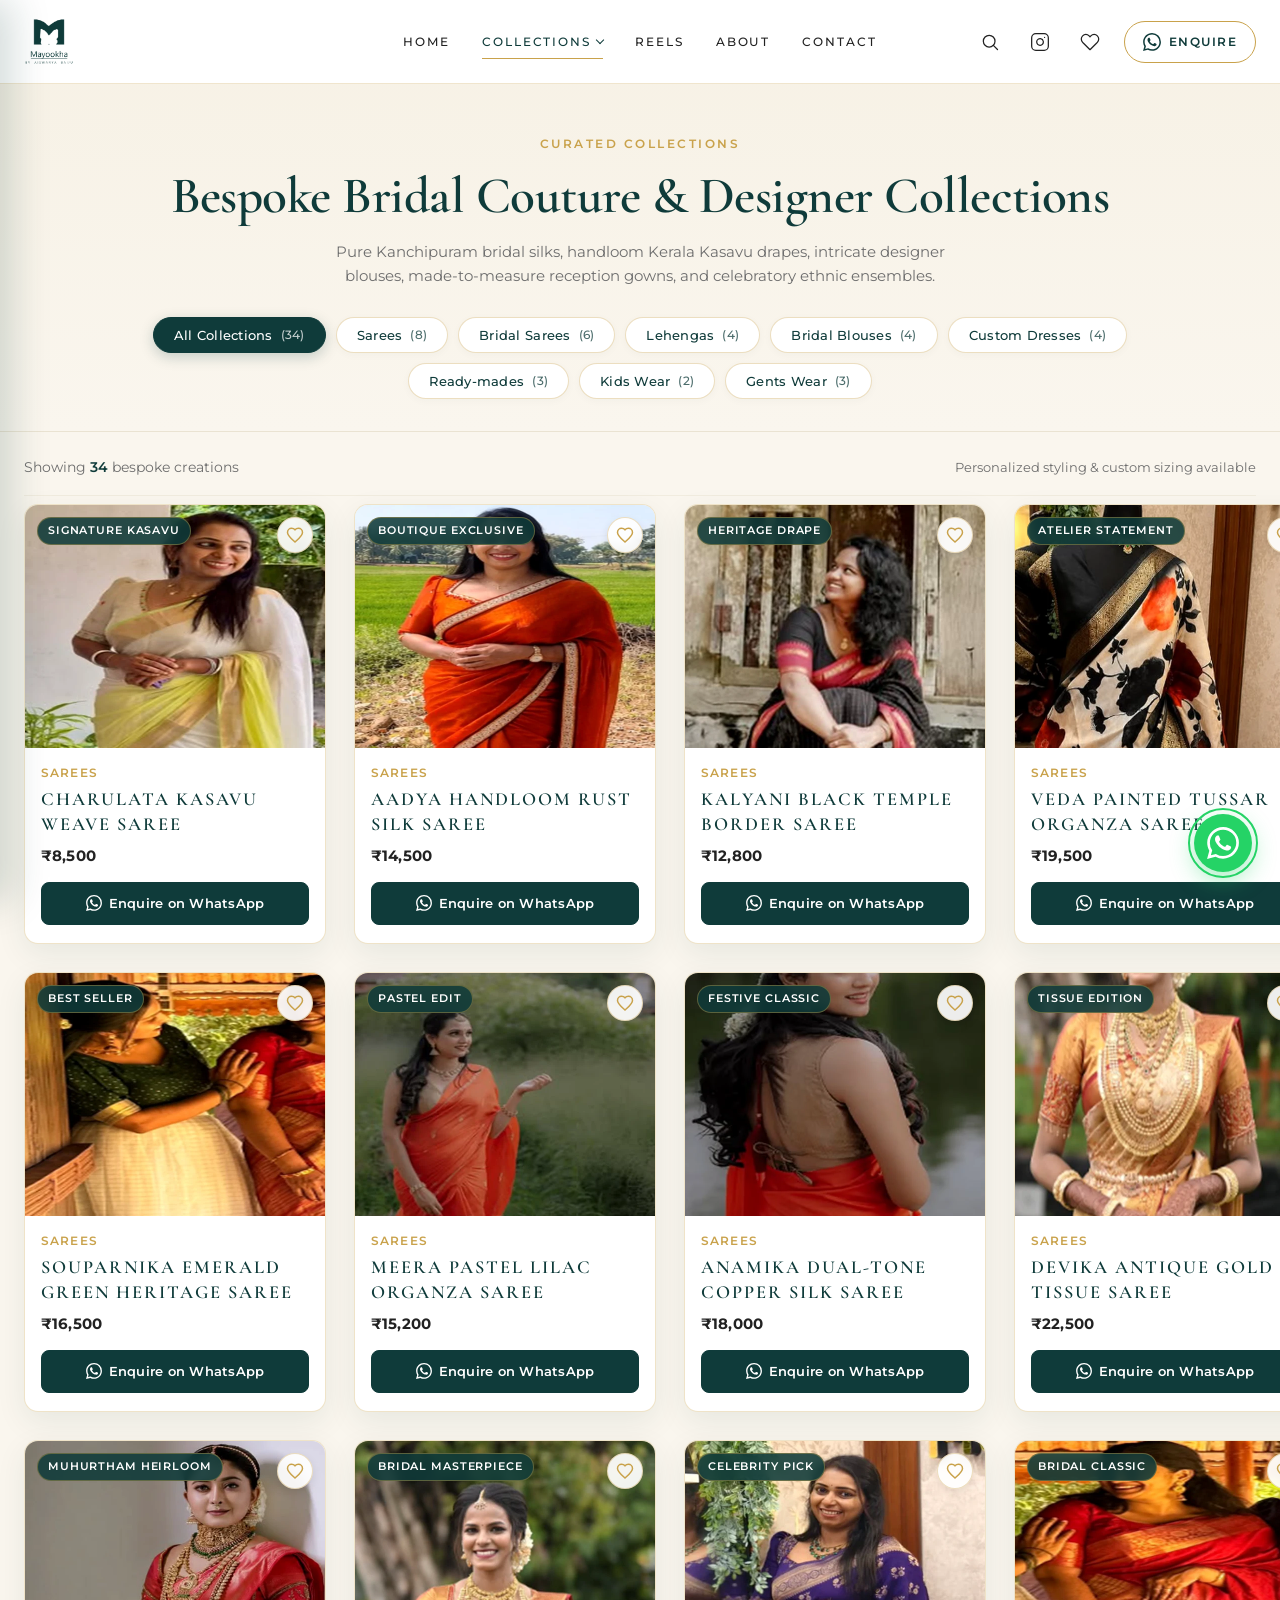
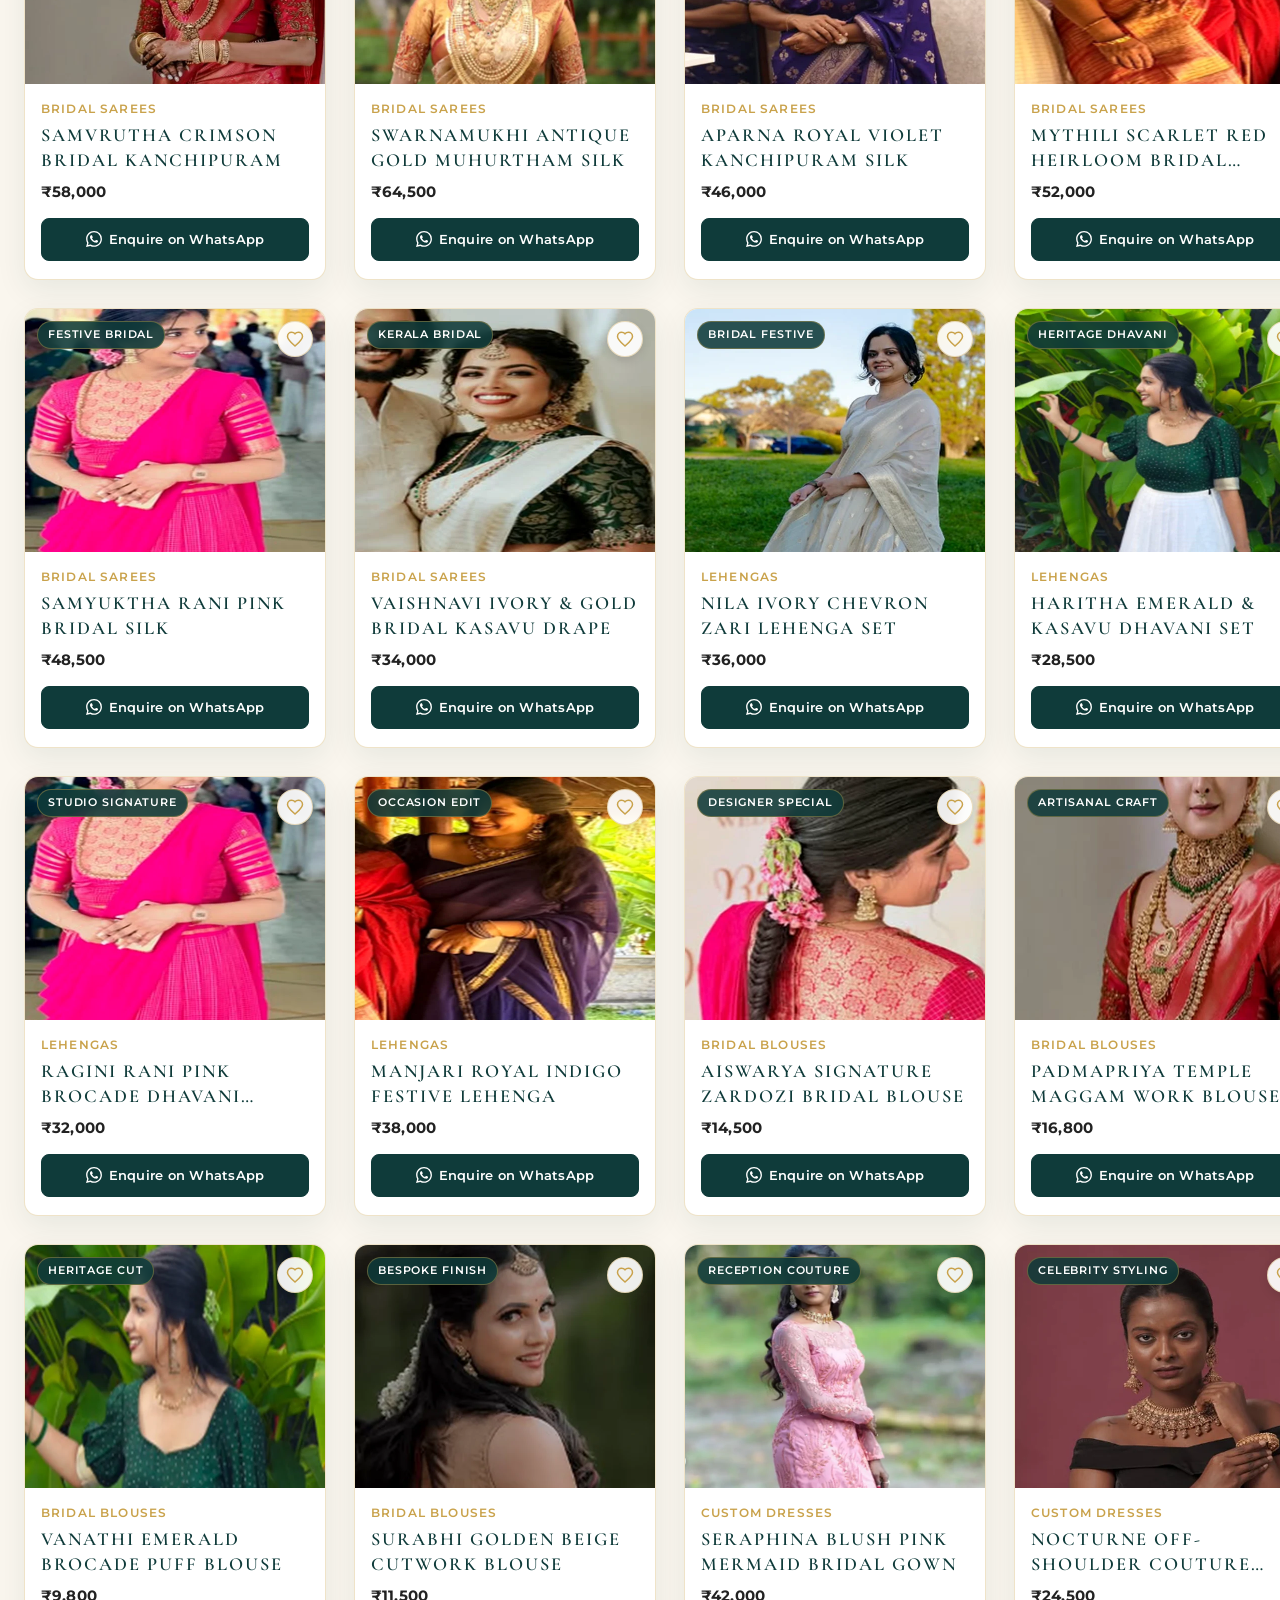
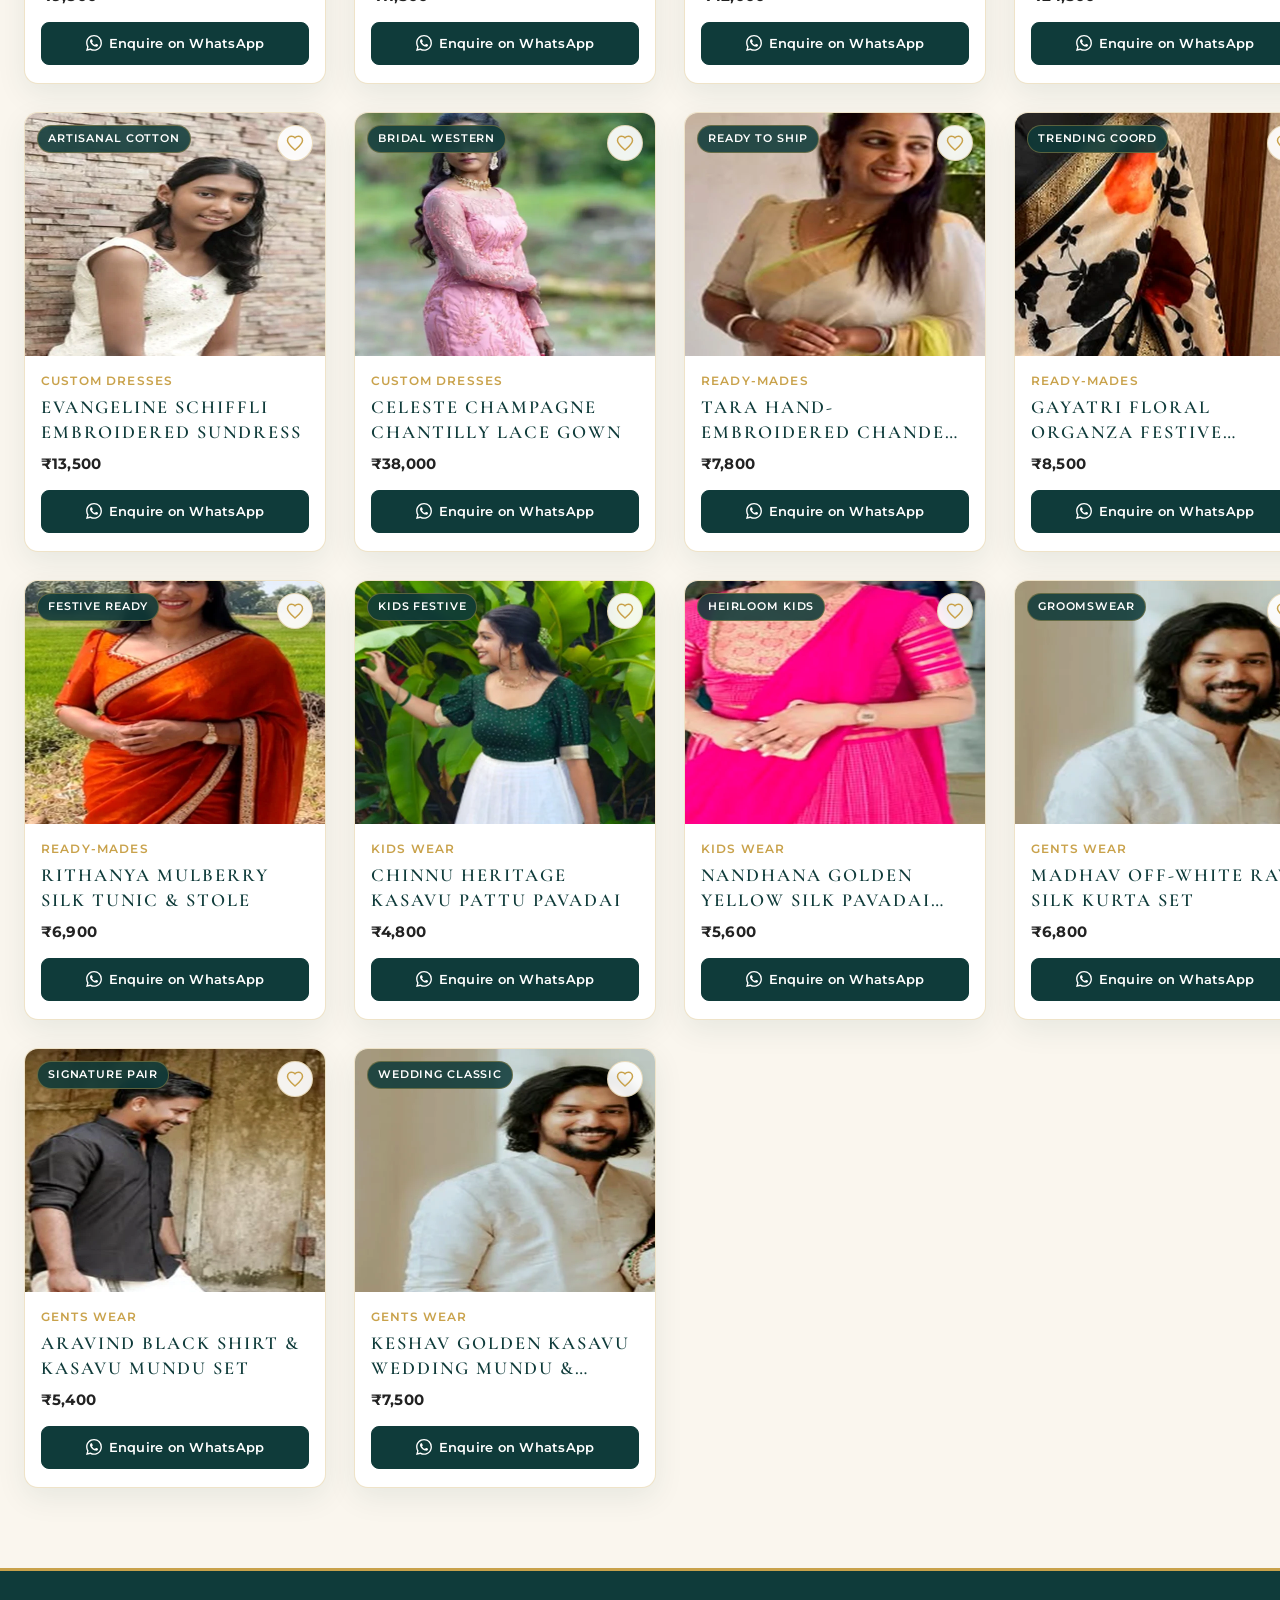
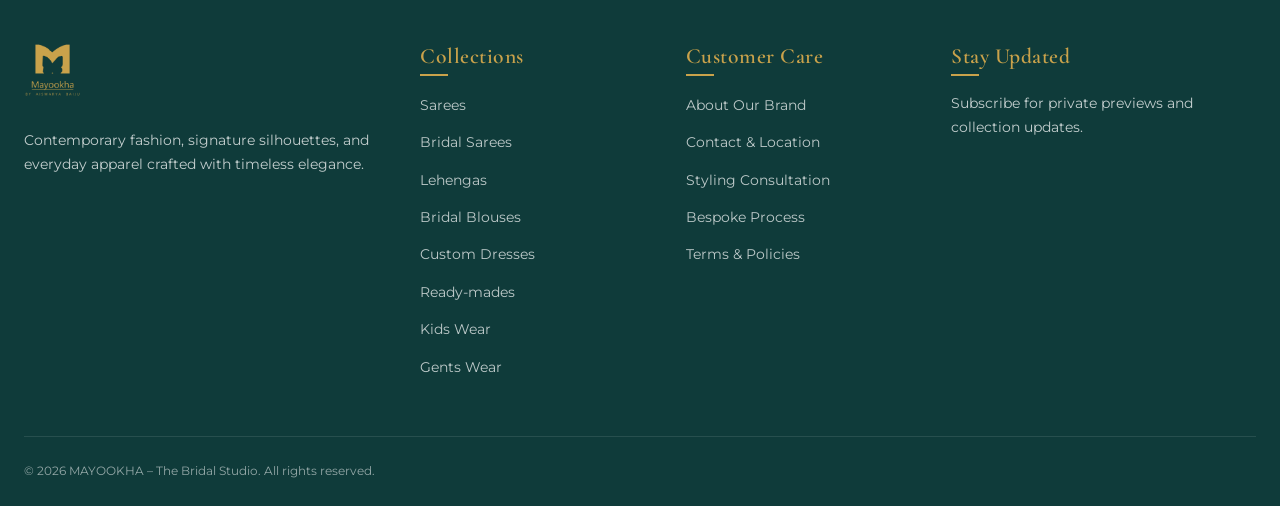
<file: deploy/collections.html>
<!DOCTYPE html>
<html lang="en">
<head>
  <meta charset="UTF-8">
  <meta name="viewport" content="width=device-width, initial-scale=1.0">
  <title>Collections | MAYOOKHA – The Bridal Studio</title>
  <meta name="description" content="MAYOOKHA – The Bridal Studio by Celebrity Costume Designer Aiswarya Baiju in Cherthala, Kerala. Bespoke bridal sarees, Kanchipuram silks, lehengas, designer bridal blouses, and custom couture.">
  <meta name="robots" content="noindex, nofollow">

  <!-- Open Graph Meta Tags -->
  <meta property="og:title" content="MAYOOKHA – The Bridal Studio | Celebrity Costume Designer">
  <meta property="og:description" content="MAYOOKHA – The Bridal Studio by Celebrity Costume Designer Aiswarya Baiju in Cherthala, Kerala. Bespoke bridal sarees, Kanchipuram silks, lehengas, designer bridal blouses, and custom couture.">
  <meta property="og:image" content="assets/images/logo-badge.png">
  <meta property="og:type" content="website">

  <link rel="preconnect" href="https://fonts.googleapis.com">
  <link rel="preconnect" href="https://fonts.gstatic.com" crossorigin>
  <link href="https://fonts.googleapis.com/css2?family=Cormorant+Garamond:ital,wght@0,400;0,500;0,600;0,700;1,400&family=Montserrat:wght@300;400;500;600;700&display=swap" rel="stylesheet">
  <!-- Favicon -->
  <link rel="icon" type="image/png" sizes="32x32" href="assets/images/favicon.png">
  <link rel="icon" type="image/png" sizes="16x16" href="assets/images/favicon.png">
  <link rel="apple-touch-icon" sizes="180x180" href="assets/images/favicon.png">
  <link rel="shortcut icon" href="favicon.ico">
  <meta name="theme-color" content="#0F3B3A">
  <link rel="stylesheet" href="css/style.css?v=7.0">
</head>
<body>

  <!-- Sticky Header -->
  <header class="site-header" id="mainHeader">
    <div class="container header-inner">
      
      <!-- Mobile Hamburger Toggle (Left on mobile under 768px, >=44px tap area) -->
      <button class="mobile-toggle" aria-label="Open Navigation Menu" aria-expanded="false" aria-controls="mobileDrawer">
        <span class="hamburger-bar"></span>
        <span class="hamburger-bar"></span>
        <span class="hamburger-bar"></span>
      </button>

      <!-- Brand Logo & Name (Left on desktop, centered on mobile) -->
      <a href="index.html" class="brand-link" aria-label="MAYOOKHA - Home">
        <img src="assets/images/logo-header.png" alt="MAYOOKHA – The Bridal Studio" class="brand-logo-img" width="160" height="48">
        <div class="brand-text-wrap">
          <span class="brand-main-text">MAYOOKHA</span>
          <span class="brand-sub-text">The Bridal Studio</span>
        </div>
      </a>

      <!-- Center Desktop Navigation -->
      <nav class="main-nav" aria-label="Primary Navigation">
        <div class="nav-item">
          <a href="index.html" class="nav-link">Home</a>
        </div>

        <!-- Collections Dropdown -->
        <div class="nav-item">
          <a href="collections.html" class="nav-link active">
            Collections <span class="nav-arrow"></span>
          </a>
          <div class="dropdown-menu" role="menu">
                        <div class="dropdown-grid">
              <a href="collections.html?c=sarees" class="dropdown-card">
                <img src="assets/images/collection-01.webp" alt="Sarees" class="dropdown-thumb" width="64" height="64" loading="lazy">
                <div class="dropdown-card-text">
                  <div class="dropdown-title">Sarees</div>
                  <div class="dropdown-desc">Kasavu, tissue, organza &amp; celebration drapes</div>
                </div>
              </a>

              <a href="collections.html?c=bridal-sarees" class="dropdown-card">
                <img src="assets/images/collection-02.webp" alt="Bridal Sarees" class="dropdown-thumb" width="64" height="64" loading="lazy">
                <div class="dropdown-card-text">
                  <div class="dropdown-title">Bridal Sarees</div>
                  <div class="dropdown-desc">Pure Kanchipuram silks &amp; Muhurtham weaves</div>
                </div>
              </a>

              <a href="collections.html?c=lehengas" class="dropdown-card">
                <img src="assets/images/collection-03.webp" alt="Lehengas" class="dropdown-thumb" width="64" height="64" loading="lazy">
                <div class="dropdown-card-text">
                  <div class="dropdown-title">Lehengas</div>
                  <div class="dropdown-desc">Bridal lehengas, dhavani sets &amp; half-sarees</div>
                </div>
              </a>

              <a href="collections.html?c=bridal-blouses" class="dropdown-card">
                <img src="assets/images/collection-04.webp" alt="Bridal Blouses" class="dropdown-thumb" width="64" height="64" loading="lazy">
                <div class="dropdown-card-text">
                  <div class="dropdown-title">Bridal Blouses</div>
                  <div class="dropdown-desc">Zardozi, aari, maggam &amp; designer back work</div>
                </div>
              </a>

              <a href="collections.html?c=custom-dresses" class="dropdown-card">
                <img src="assets/images/collection-05.webp" alt="Custom Dresses" class="dropdown-thumb" width="64" height="64" loading="lazy">
                <div class="dropdown-card-text">
                  <div class="dropdown-title">Custom Dresses</div>
                  <div class="dropdown-desc">Bespoke bridal gowns &amp; evening couture</div>
                </div>
              </a>

              <a href="collections.html?c=ready-mades" class="dropdown-card">
                <img src="assets/images/collection-06.webp" alt="Ready-mades" class="dropdown-thumb" width="64" height="64" loading="lazy">
                <div class="dropdown-card-text">
                  <div class="dropdown-title">Ready-mades</div>
                  <div class="dropdown-desc">Designer kurtas &amp; festive coordinates</div>
                </div>
              </a>

              <a href="collections.html?c=kids-wear" class="dropdown-card">
                <img src="assets/images/collection-07.webp" alt="Kids Wear" class="dropdown-thumb" width="64" height="64" loading="lazy">
                <div class="dropdown-card-text">
                  <div class="dropdown-title">Kids Wear</div>
                  <div class="dropdown-desc">Pattu pavada &amp; bespoke kids wear</div>
                </div>
              </a>

              <a href="collections.html?c=gents-wear" class="dropdown-card">
                <img src="assets/images/collection-08.webp" alt="Gents Wear" class="dropdown-thumb" width="64" height="64" loading="lazy">
                <div class="dropdown-card-text">
                  <div class="dropdown-title">Gents Wear</div>
                  <div class="dropdown-desc">Kasavu mundu sets, silk kurtas &amp; groomswear</div>
                </div>
              </a>
            </div>
            <div class="dropdown-footer">
              <a href="collections.html" class="dropdown-footer-link">
                View all collections &rarr;
              </a>
            </div>
          </div>
        </div>

        <div class="nav-item">
          <a href="reels.html" class="nav-link">Reels</a>
        </div>

        <div class="nav-item">
          <a href="about.html" class="nav-link">About</a>
        </div>

        <div class="nav-item">
          <a href="contact.html" class="nav-link">Contact</a>
        </div>
      </nav>

      <!-- Right Header Actions -->
      <div class="header-actions">
        <!-- Thin-line Search Icon (20px, 1.5px stroke, 44px tap area) -->
        <button class="icon-btn search-trigger" aria-label="Open Search">
          <svg width="20" height="20" viewBox="0 0 24 24" fill="none" stroke="currentColor" stroke-width="1.5" stroke-linecap="round" stroke-linejoin="round" aria-hidden="true"><circle cx="11" cy="11" r="7"/><line x1="21" y1="21" x2="16" y2="16"/></svg>
        </button>

        <!-- Thin-line Instagram Icon (20px, 1.5px stroke, 44px tap area) -->
        <a href="https://www.instagram.com/mayoohka_by_aiswarya_/" target="_blank" rel="noopener" class="icon-btn header-insta-btn" aria-label="Visit Instagram Profile">
          <svg width="20" height="20" viewBox="0 0 24 24" fill="none" stroke="currentColor" stroke-width="1.5" stroke-linecap="round" stroke-linejoin="round" aria-hidden="true"><rect x="2" y="2" width="20" height="20" rx="5" ry="5"/><path d="M16 11.37A4 4 0 1 1 12.63 8 4 4 0 0 1 16 11.37z"/><line x1="17.5" y1="6.5" x2="17.51" y2="6.5"/></svg>
        </a>

        <!-- Thin-line Wishlist Heart Icon (20px, 1.5px stroke, 44px tap area) -->
        <a href="#wishlist" class="icon-btn wishlist-btn" aria-label="View Wishlist">
          <svg width="20" height="20" viewBox="0 0 24 24" fill="none" stroke="currentColor" stroke-width="1.5" stroke-linecap="round" stroke-linejoin="round" aria-hidden="true"><path d="M20.84 4.61a5.5 5.5 0 0 0-7.78 0L12 5.67l-1.06-1.06a5.5 5.5 0 0 0-7.78 7.78l1.06 1.06L12 21.23l7.78-7.78 1.06-1.06a5.5 5.5 0 0 0 0-7.78z"/></svg>
          <span class="badge-count wishlist-badge" style="display: none;">0</span>
        </a>

        <!-- Mobile WhatsApp Icon Button (Under 768px, 44px tap target) -->
        <a href="https://wa.me/918089101784" target="_blank" rel="noopener" class="icon-btn mobile-wa-btn" aria-label="Chat on WhatsApp">
          <svg width="20" height="20" viewBox="0 0 24 24" fill="currentColor" aria-hidden="true"><path d="M17.472 14.382c-.297-.149-1.758-.867-2.03-.967-.273-.099-.471-.148-.67.15-.197.297-.767.966-.94 1.164-.173.199-.347.223-.644.075-.297-.15-1.255-.463-2.39-1.475-.883-.788-1.48-1.761-1.653-2.059-.173-.297-.018-.458.13-.606.134-.133.298-.347.446-.52.149-.174.198-.298.298-.497.099-.198.05-.371-.025-.52-.075-.149-.669-1.612-.916-2.207-.242-.579-.487-.5-.669-.51-.173-.008-.371-.01-.57-.01-.198 0-.52.074-.792.372-.272.297-1.04 1.016-1.04 2.479 0 1.462 1.065 2.875 1.213 3.074.149.198 2.096 3.2 5.077 4.487.709.306 1.262.489 1.694.625.712.227 1.36.195 1.871.118.571-.085 1.758-.719 2.006-1.413.248-.694.248-1.289.173-1.413-.074-.124-.272-.198-.57-.347m-5.421 7.403h-.004a9.87 9.87 0 01-5.031-1.378l-.361-.214-3.741.982.998-3.648-.235-.374a9.86 9.86 0 01-1.51-5.26c.001-5.45 4.436-9.884 9.888-9.884 2.64 0 5.122 1.03 6.988 2.898a9.825 9.825 0 012.893 6.994c-.003 5.45-4.437 9.884-9.885 9.884m8.413-18.297A11.815 11.815 0 0012.05 0C5.495 0 .16 5.335.157 11.892c0 2.096.547 4.142 1.588 5.945L.057 24l6.305-1.654a11.882 11.882 0 005.683 1.448h.005c6.554 0 11.89-5.335 11.893-11.893a11.821 11.821 0 00-3.48-8.413Z"/></svg>
        </a>

        <!-- Desktop Enquire Pill (Gold-outline pill with WhatsApp icon, fills teal on hover) -->
        <a href="https://wa.me/918089101784" target="_blank" rel="noopener" class="btn-enquire-pill" aria-label="Enquire on WhatsApp">
          <svg width="18" height="18" viewBox="0 0 24 24" fill="currentColor" aria-hidden="true"><path d="M17.472 14.382c-.297-.149-1.758-.867-2.03-.967-.273-.099-.471-.148-.67.15-.197.297-.767.966-.94 1.164-.173.199-.347.223-.644.075-.297-.15-1.255-.463-2.39-1.475-.883-.788-1.48-1.761-1.653-2.059-.173-.297-.018-.458.13-.606.134-.133.298-.347.446-.52.149-.174.198-.298.298-.497.099-.198.05-.371-.025-.52-.075-.149-.669-1.612-.916-2.207-.242-.579-.487-.5-.669-.51-.173-.008-.371-.01-.57-.01-.198 0-.52.074-.792.372-.272.297-1.04 1.016-1.04 2.479 0 1.462 1.065 2.875 1.213 3.074.149.198 2.096 3.2 5.077 4.487.709.306 1.262.489 1.694.625.712.227 1.36.195 1.871.118.571-.085 1.758-.719 2.006-1.413.248-.694.248-1.289.173-1.413-.074-.124-.272-.198-.57-.347m-5.421 7.403h-.004a9.87 9.87 0 01-5.031-1.378l-.361-.214-3.741.982.998-3.648-.235-.374a9.86 9.86 0 01-1.51-5.26c.001-5.45 4.436-9.884 9.888-9.884 2.64 0 5.122 1.03 6.988 2.898a9.825 9.825 0 012.893 6.994c-.003 5.45-4.437 9.884-9.885 9.884m8.413-18.297A11.815 11.815 0 0012.05 0C5.495 0 .16 5.335.157 11.892c0 2.096.547 4.142 1.588 5.945L.057 24l6.305-1.654a11.882 11.882 0 005.683 1.448h.005c6.554 0 11.89-5.335 11.893-11.893a11.821 11.821 0 00-3.48-8.413Z"/></svg>
          <span>Enquire</span>
        </a>
      </div>

    </div>
  </header>

  <!-- ========================================================================
       Mobile Drawer Navigation (Left-Slide, Ivory, Safe Area, Staggered)
       ======================================================================== -->
  <div class="mobile-drawer-overlay" aria-hidden="true"></div>
  <aside class="mobile-drawer" id="mobileDrawer" aria-label="Mobile Navigation" aria-hidden="true">
    <div class="drawer-header">
      <div class="brand-text-wrap">
          <span class="brand-main-text">MAYOOKHA</span>
          <span class="brand-sub-text">The Bridal Studio</span>
        </div>
      <button class="drawer-close-btn" aria-label="Close Mobile Menu">&times;</button>
    </div>

    <nav class="drawer-nav">
      <div class="drawer-nav-item">
        <a href="index.html" class="drawer-link">Home</a>
      </div>
      
      <!-- Collapsible Collections Accordion with Thumbnails -->
      <div class="drawer-nav-item">
        <button class="drawer-accordion-btn active" aria-expanded="false">
          <span>Collections</span>
          <span class="nav-arrow"></span>
        </button>
                <div class="drawer-accordion-content">
          <a href="collections.html?c=sarees" class="drawer-sublink-card">
            <img src="assets/images/collection-01.webp" alt="Sarees" class="drawer-sublink-thumb" width="40" height="40" loading="lazy">
            <span class="drawer-sublink-name">Sarees</span>
          </a>
          <a href="collections.html?c=bridal-sarees" class="drawer-sublink-card">
            <img src="assets/images/collection-02.webp" alt="Bridal Sarees" class="drawer-sublink-thumb" width="40" height="40" loading="lazy">
            <span class="drawer-sublink-name">Bridal Sarees</span>
          </a>
          <a href="collections.html?c=lehengas" class="drawer-sublink-card">
            <img src="assets/images/collection-03.webp" alt="Lehengas" class="drawer-sublink-thumb" width="40" height="40" loading="lazy">
            <span class="drawer-sublink-name">Lehengas</span>
          </a>
          <a href="collections.html?c=bridal-blouses" class="drawer-sublink-card">
            <img src="assets/images/collection-04.webp" alt="Bridal Blouses" class="drawer-sublink-thumb" width="40" height="40" loading="lazy">
            <span class="drawer-sublink-name">Bridal Blouses</span>
          </a>
          <a href="collections.html?c=custom-dresses" class="drawer-sublink-card">
            <img src="assets/images/collection-05.webp" alt="Custom Dresses" class="drawer-sublink-thumb" width="40" height="40" loading="lazy">
            <span class="drawer-sublink-name">Custom Dresses</span>
          </a>
          <a href="collections.html?c=ready-mades" class="drawer-sublink-card">
            <img src="assets/images/collection-06.webp" alt="Ready-mades" class="drawer-sublink-thumb" width="40" height="40" loading="lazy">
            <span class="drawer-sublink-name">Ready-mades</span>
          </a>
          <a href="collections.html?c=kids-wear" class="drawer-sublink-card">
            <img src="assets/images/collection-07.webp" alt="Kids Wear" class="drawer-sublink-thumb" width="40" height="40" loading="lazy">
            <span class="drawer-sublink-name">Kids Wear</span>
          </a>
          <a href="collections.html?c=gents-wear" class="drawer-sublink-card">
            <img src="assets/images/collection-08.webp" alt="Gents Wear" class="drawer-sublink-thumb" width="40" height="40" loading="lazy">
            <span class="drawer-sublink-name">Gents Wear</span>
          </a>
          <a href="collections.html" class="drawer-sublink-all">
            View all collections &rarr;
          </a>
        </div>
      </div>

      <div class="drawer-nav-item">
        <a href="reels.html" class="drawer-link">Reels</a>
      </div>

      <div class="drawer-nav-item">
        <a href="about.html" class="drawer-link">About</a>
      </div>

      <div class="drawer-nav-item">
        <a href="contact.html" class="drawer-link">Contact</a>
      </div>
    </nav>

    <div class="drawer-footer">
      <a href="https://wa.me/918089101784" target="_blank" rel="noopener" class="drawer-wa-btn">
        <svg width="18" height="18" viewBox="0 0 24 24" fill="currentColor" aria-hidden="true"><path d="M17.472 14.382c-.297-.149-1.758-.867-2.03-.967-.273-.099-.471-.148-.67.15-.197.297-.767.966-.94 1.164-.173.199-.347.223-.644.075-.297-.15-1.255-.463-2.39-1.475-.883-.788-1.48-1.761-1.653-2.059-.173-.297-.018-.458.13-.606.134-.133.298-.347.446-.52.149-.174.198-.298.298-.497.099-.198.05-.371-.025-.52-.075-.149-.669-1.612-.916-2.207-.242-.579-.487-.5-.669-.51-.173-.008-.371-.01-.57-.01-.198 0-.52.074-.792.372-.272.297-1.04 1.016-1.04 2.479 0 1.462 1.065 2.875 1.213 3.074.149.198 2.096 3.2 5.077 4.487.709.306 1.262.489 1.694.625.712.227 1.36.195 1.871.118.571-.085 1.758-.719 2.006-1.413.248-.694.248-1.289.173-1.413-.074-.124-.272-.198-.57-.347m-5.421 7.403h-.004a9.87 9.87 0 01-5.031-1.378l-.361-.214-3.741.982.998-3.648-.235-.374a9.86 9.86 0 01-1.51-5.26c.001-5.45 4.436-9.884 9.888-9.884 2.64 0 5.122 1.03 6.988 2.898a9.825 9.825 0 012.893 6.994c-.003 5.45-4.437 9.884-9.885 9.884m8.413-18.297A11.815 11.815 0 0012.05 0C5.495 0 .16 5.335.157 11.892c0 2.096.547 4.142 1.588 5.945L.057 24l6.305-1.654a11.882 11.882 0 005.683 1.448h.005c6.554 0 11.89-5.335 11.893-11.893a11.821 11.821 0 00-3.48-8.413Z"/></svg>
        <span>Enquire on WhatsApp</span>
      </a>

      <div class="drawer-contact-strip">
        <a href="tel:+918089101784" class="drawer-phone-link" aria-label="Call +91 8089101784">
          <svg width="16" height="16" viewBox="0 0 24 24" fill="none" stroke="currentColor" stroke-width="1.5" stroke-linecap="round" stroke-linejoin="round" aria-hidden="true"><path d="M22 16.92v3a2 2 0 0 1-2.18 2 19.79 19.79 0 0 1-8.63-3.07 19.5 19.5 0 0 1-6-6 19.79 19.79 0 0 1-3.07-8.67A2 2 0 0 1 4.11 2h3a2 2 0 0 1 2 1.72 12.84 12.84 0 0 0 .7 2.81 2 2 0 0 1-.45 2.11L8.09 9.91a16 16 0 0 0 6 6l1.27-1.27a2 2 0 0 1 2.11-.45 12.84 12.84 0 0 0 2.81.7A2 2 0 0 1 22 16.92z"/></svg>
          <span>+91 8089101784</span>
        </a>

        <a href="https://www.instagram.com/mayoohka_by_aiswarya_/" target="_blank" rel="noopener" class="drawer-insta-link" aria-label="Instagram Profile">
          <svg width="18" height="18" viewBox="0 0 24 24" fill="none" stroke="currentColor" stroke-width="1.5" stroke-linecap="round" stroke-linejoin="round" aria-hidden="true"><rect x="2" y="2" width="20" height="20" rx="5" ry="5"/><path d="M16 11.37A4 4 0 1 1 12.63 8 4 4 0 0 1 16 11.37z"/><line x1="17.5" y1="6.5" x2="17.51" y2="6.5"/></svg>
          <span>Instagram</span>
        </a>
      </div>
    </div>
  </aside>

  <!-- Search Modal -->
  <div class="search-modal-overlay" role="dialog" aria-modal="true">
    <div class="search-modal-container">
      <button class="search-close-btn">&times;</button>
      <h2 class="search-title">Search Collections</h2>
      <form class="search-input-wrap" onsubmit="event.preventDefault(); window.location.href='collections.html?q=' + encodeURIComponent(document.querySelector('.search-input').value);">
        <input type="text" class="search-input" placeholder="Search Sarees, Bridal Silks, Lehengas, Custom Gowns...">
        <button type="submit" class="search-submit-btn">&rarr;</button>
      </form>
    </div>
  </div>

  <!-- Main Collections Catalog Section -->
  <main class="collections-main-wrap" id="mainContent">
    
    <!-- Hero Header with Eyebrow & Filter Pills -->
    <section class="collections-page-header">
      <div class="container">
        <span class="section-eyebrow">Curated Collections</span>
        <h1 class="collections-hero-title">Bespoke Bridal Couture &amp; Designer Collections</h1>
        <p class="collections-hero-subtitle">
          Pure Kanchipuram bridal silks, handloom Kerala Kasavu drapes, intricate designer blouses, made-to-measure reception gowns, and celebratory ethnic ensembles.
        </p>

        <!-- Category Filter Pills -->
        <nav class="collections-filters-wrap" id="collectionsFilters" aria-label="Filter Collections">
          <button class="filter-pill active" data-slug="all" onclick="setCategoryFilter('all')">
            <span>All Collections</span>
            <span class="pill-count" id="count-all"></span>
          </button>
          <button class="filter-pill" data-slug="sarees" onclick="setCategoryFilter('sarees')">
            <span>Sarees</span>
            <span class="pill-count" id="count-sarees"></span>
          </button>
          <button class="filter-pill" data-slug="bridal-sarees" onclick="setCategoryFilter('bridal-sarees')">
            <span>Bridal Sarees</span>
            <span class="pill-count" id="count-bridal-sarees"></span>
          </button>
          <button class="filter-pill" data-slug="lehengas" onclick="setCategoryFilter('lehengas')">
            <span>Lehengas</span>
            <span class="pill-count" id="count-lehengas"></span>
          </button>
          <button class="filter-pill" data-slug="bridal-blouses" onclick="setCategoryFilter('bridal-blouses')">
            <span>Bridal Blouses</span>
            <span class="pill-count" id="count-bridal-blouses"></span>
          </button>
          <button class="filter-pill" data-slug="custom-dresses" onclick="setCategoryFilter('custom-dresses')">
            <span>Custom Dresses</span>
            <span class="pill-count" id="count-custom-dresses"></span>
          </button>
          <button class="filter-pill" data-slug="ready-mades" onclick="setCategoryFilter('ready-mades')">
            <span>Ready-mades</span>
            <span class="pill-count" id="count-ready-mades"></span>
          </button>
          <button class="filter-pill" data-slug="kids-wear" onclick="setCategoryFilter('kids-wear')">
            <span>Kids Wear</span>
            <span class="pill-count" id="count-kids-wear"></span>
          </button>
          <button class="filter-pill" data-slug="gents-wear" onclick="setCategoryFilter('gents-wear')">
            <span>Gents Wear</span>
            <span class="pill-count" id="count-gents-wear"></span>
          </button>
        </nav>

        <!-- Active Search Banner (Hidden by default) -->
        <div id="searchBanner" class="collections-search-banner" style="display: none;">
          <span>Searching for: <strong id="searchQueryText"></strong></span>
          <button onclick="clearSearchFilter()" aria-label="Clear Search Query">&times;</button>
        </div>
      </div>
    </section>

    <!-- Catalog Content Grid Container -->
    <section class="collections-catalog-section">
      <div class="container">
        
        <!-- Results Top Bar -->
        <div class="collections-results-bar">
          <div id="collectionsCount" class="collections-count-text">
            Showing <strong class="collections-count-strong">0</strong> bespoke creations
          </div>
          <div class="collections-help-note">
            <span style="font-size: 0.8rem; color: var(--text-muted);">Personalized styling &amp; custom sizing available</span>
          </div>
        </div>

        <!-- 4-Column Responsive Grid -->
        <div class="collections-grid" id="collectionsGrid" aria-live="polite">
          <!-- Populated dynamically by JavaScript -->
        </div>

      </div>
    </section>

  </main>

  <!-- Footer -->
  <footer class="site-footer">
    <div class="container">
      <div class="footer-grid">
        <div>
          <div class="footer-brand-wrap">
            <img src="assets/images/logo-footer.png" alt="MAYOOKHA – The Bridal Studio" class="footer-logo-img" width="160" height="54" loading="lazy">
          </div>
          <p class="footer-desc">Contemporary fashion, signature silhouettes, and everyday apparel crafted with timeless elegance.</p>
        </div>
                <div>
          <h3 class="footer-col-title">Collections</h3>
          <ul class="footer-links-list">
            <li><a href="collections.html?c=sarees" class="footer-link">Sarees</a></li>
            <li><a href="collections.html?c=bridal-sarees" class="footer-link">Bridal Sarees</a></li>
            <li><a href="collections.html?c=lehengas" class="footer-link">Lehengas</a></li>
            <li><a href="collections.html?c=bridal-blouses" class="footer-link">Bridal Blouses</a></li>
            <li><a href="collections.html?c=custom-dresses" class="footer-link">Custom Dresses</a></li>
            <li><a href="collections.html?c=ready-mades" class="footer-link">Ready-mades</a></li>
            <li><a href="collections.html?c=kids-wear" class="footer-link">Kids Wear</a></li>
            <li><a href="collections.html?c=gents-wear" class="footer-link">Gents Wear</a></li>
          </ul>
        </div>
        <div>
          <h3 class="footer-col-title">Customer Care</h3>
          <ul class="footer-links-list">
            <li><a href="about.html" class="footer-link">About Our Brand</a></li>
            <li><a href="contact.html" class="footer-link">Contact &amp; Location</a></li>
            <li><a href="contact.html#consultation" class="footer-link">Styling Consultation</a></li>
            <li><a href="about.html#process" class="footer-link">Bespoke Process</a></li>
            <li><a href="contact.html" class="footer-link">Terms &amp; Policies</a></li>
          </ul>
        </div>
        <div>
          <h3 class="footer-col-title">Stay Updated</h3>
          <p class="footer-desc">Subscribe for private previews and collection updates.</p>
        </div>
      </div>
      <div class="footer-bottom">
        <div>&copy; 2026 MAYOOKHA – The Bridal Studio. All rights reserved.</div>
      </div>
    </div>
  </footer>

  <!-- Floating WhatsApp -->
  <aside class="floating-whatsapp" aria-label="Direct WhatsApp Consultation">
    <div class="wa-tooltip">Enquire on WhatsApp: +91 8089101784</div>
    <a href="https://wa.me/918089101784" target="_blank" rel="noopener" class="wa-floating-btn" aria-label="Chat on WhatsApp">
      <div class="wa-pulse-ring"></div>
      <svg xmlns="http://www.w3.org/2000/svg" viewBox="0 0 24 24" width="28" height="28" fill="#fff" aria-hidden="true"><path d="M17.472 14.382c-.297-.149-1.758-.867-2.03-.967-.273-.099-.471-.148-.67.15-.197.297-.767.966-.94 1.164-.173.199-.347.223-.644.075-.297-.15-1.255-.463-2.39-1.475-.883-.788-1.48-1.761-1.653-2.059-.173-.297-.018-.458.13-.606.134-.133.298-.347.446-.52.149-.174.198-.298.298-.497.099-.198.05-.371-.025-.52-.075-.149-.669-1.612-.916-2.207-.242-.579-.487-.5-.669-.51-.173-.008-.371-.01-.57-.01-.198 0-.52.074-.792.372-.272.297-1.04 1.016-1.04 2.479 0 1.462 1.065 2.875 1.213 3.074.149.198 2.096 3.2 5.077 4.487.709.306 1.262.489 1.694.625.712.227 1.36.195 1.871.118.571-.085 1.758-.719 2.006-1.413.248-.694.248-1.289.173-1.413-.074-.124-.272-.198-.57-.347m-5.421 7.403h-.004a9.87 9.87 0 01-5.031-1.378l-.361-.214-3.741.982.998-3.648-.235-.374a9.86 9.86 0 01-1.51-5.26c.001-5.45 4.436-9.884 9.888-9.884 2.64 0 5.122 1.03 6.988 2.898a9.825 9.825 0 012.893 6.994c-.003 5.45-4.437 9.884-9.885 9.884m8.413-18.297A11.815 11.815 0 0012.05 0C5.495 0 .16 5.335.157 11.892c0 2.096.547 4.142 1.588 5.945L.057 24l6.305-1.654a11.882 11.882 0 005.683 1.448h.005c6.554 0 11.89-5.335 11.893-11.893a11.821 11.821 0 00-3.48-8.413Z"/></svg>
    </a>
  </aside>

  <script src="js/products.js?v=7.0"></script>
  <script src="js/main.js?v=7.0"></script>
  <script>
    let currentCategory = 'all';
    let currentSearch = '';

    document.addEventListener('DOMContentLoaded', () => {
      initCatalogFromUrl();
      renderFilterPillCounts();
    });

    window.addEventListener('popstate', () => {
      initCatalogFromUrl();
    });

    function initCatalogFromUrl() {
      const params = new URLSearchParams(window.location.search);
      const cat = params.get('c');
      const query = params.get('q');

      currentCategory = cat && CATEGORIES.some(c => c.slug === cat) ? cat : 'all';
      currentSearch = query ? query.trim() : '';

      syncFilterPillsUI();
      syncSearchBannerUI();
      renderCatalogGrid(true);
    }

    function setCategoryFilter(slug) {
      if (currentCategory === slug && !currentSearch) return;
      currentCategory = slug;
      
      const url = new URL(window.location);
      if (slug === 'all') {
        url.searchParams.delete('c');
      } else {
        url.searchParams.set('c', slug);
      }
      history.pushState(null, '', url.pathname + url.search);

      syncFilterPillsUI();
      renderCatalogGrid(false);
    }

    function clearSearchFilter() {
      currentSearch = '';
      const url = new URL(window.location);
      url.searchParams.delete('q');
      history.pushState(null, '', url.pathname + url.search);
      syncSearchBannerUI();
      renderCatalogGrid(false);
    }

    function syncFilterPillsUI() {
      document.querySelectorAll('.filter-pill').forEach(btn => {
        if (btn.dataset.slug === currentCategory) {
          btn.classList.add('active');
        } else {
          btn.classList.remove('active');
        }
      });
    }

    function syncSearchBannerUI() {
      const banner = document.getElementById('searchBanner');
      const queryEl = document.getElementById('searchQueryText');
      if (!banner || !queryEl) return;

      if (currentSearch) {
        queryEl.textContent = `"${currentSearch}"`;
        banner.style.display = 'inline-flex';
      } else {
        banner.style.display = 'none';
      }
    }

    function renderFilterPillCounts() {
      if (typeof PRODUCTS === 'undefined') return;
      const allCountEl = document.getElementById('count-all');
      if (allCountEl) allCountEl.textContent = `(${PRODUCTS.length})`;
      
      CATEGORIES.forEach(cat => {
        if (cat.slug === 'all') return;
        const count = PRODUCTS.filter(p => p.category === cat.slug).length;
        const el = document.getElementById(`count-${cat.slug}`);
        if (el) el.textContent = `(${count})`;
      });
    }

    function renderCatalogGrid(immediate) {
      const grid = document.getElementById('collectionsGrid');
      const countEl = document.getElementById('collectionsCount');
      if (!grid || typeof PRODUCTS === 'undefined') return;

      let filtered = PRODUCTS.filter(item => {
        const matchCat = currentCategory === 'all' || item.category === currentCategory;
        if (!matchCat) return false;
        if (!currentSearch) return true;
        const q = currentSearch.toLowerCase();
        return (
          item.name.toLowerCase().includes(q) ||
          item.categoryName.toLowerCase().includes(q) ||
          (item.fabric && item.fabric.toLowerCase().includes(q)) ||
          (item.description && item.description.toLowerCase().includes(q))
        );
      });

      const updateDOM = () => {
        if (countEl) {
          const noun = filtered.length === 1 ? 'creation' : 'creations';
          countEl.innerHTML = `Showing <strong class="collections-count-strong">${filtered.length}</strong> bespoke ${noun}`;
        }

        if (filtered.length === 0) {
          grid.innerHTML = `
            <div class="collections-empty">
              <svg class="collections-empty-icon" viewBox="0 0 24 24" fill="none" stroke="currentColor" stroke-width="1.5">
                <circle cx="11" cy="11" r="8"></circle>
                <line x1="21" y1="21" x2="16.65" y2="16.65"></line>
                <line x1="8" y1="11" x2="14" y2="11"></line>
              </svg>
              <h3 class="collections-empty-title">No creations found</h3>
              <p class="collections-empty-desc">We couldn't find any items matching your current selection. Clear filters or enquire directly for styling assistance.</p>
              <button class="filter-pill active" onclick="setCategoryFilter('all'); clearSearchFilter();">View All Collections</button>
            </div>
          `;
          return;
        }

        const wishlistItems = JSON.parse(localStorage.getItem('store_wishlist') || '[]');

        grid.innerHTML = filtered.map(product => {
          const isWish = wishlistItems.includes(product.id);
          const encodedMsg = encodeURIComponent(`Hello Mayookha, I would like to enquire about the ${product.name} (${product.price}). Please share availability and details.`);
          const waLink = `https://wa.me/918089101784?text=${encodedMsg}`;
          const mainImg = product.images && product.images.length > 0 ? product.images[0] : 'assets/images/collection-01.webp';
          const badgeHtml = product.badge ? `<span class="collection-card-badge">${product.badge}</span>` : '';

          return `
            <article class="collection-card product-card" data-product-id="${product.id}">
              <div class="collection-card-media">
                <a href="product-detail.html?id=${product.id}" aria-label="View details for ${product.name}">
                  <img src="${mainImg}" alt="${product.name}" class="collection-card-img" width="300" height="375" loading="lazy">
                </a>
                ${badgeHtml}
                <button class="collection-card-heart product-wishlist-btn ${isWish ? 'active' : ''}" 
                        aria-label="Save to Wishlist" 
                        onclick="toggleWishlist('${product.id}', this); event.stopPropagation();">
                  <svg viewBox="0 0 24 24"><path d="M12 21.35l-1.45-1.32C5.4 15.36 2 12.28 2 8.5 2 5.42 4.42 3 7.5 3c1.74 0 3.41.81 4.5 2.09C13.09 3.81 14.76 3 16.5 3 19.58 3 22 5.42 22 8.5c0 3.78-3.4 6.86-8.55 11.54L12 21.35z"/></svg>
                </button>
              </div>
              <div class="collection-card-body">
                <div class="collection-card-category">${product.categoryName}</div>
                <h2 class="collection-card-title">
                  <a href="product-detail.html?id=${product.id}">${product.name}</a>
                </h2>
                <div class="collection-card-price">${product.price}</div>
                <a href="${waLink}" target="_blank" rel="noopener" class="btn-card-wa" aria-label="Enquire on WhatsApp about ${product.name}">
                  <svg viewBox="0 0 24 24"><path d="M17.472 14.382c-.297-.149-1.758-.867-2.03-.967-.273-.099-.471-.148-.67.15-.197.297-.767.966-.94 1.164-.173.199-.347.223-.644.075-.297-.15-1.255-.463-2.39-1.475-.883-.788-1.48-1.761-1.653-2.059-.173-.297-.018-.458.13-.606.134-.133.298-.347.446-.52.149-.174.198-.298.298-.497.099-.198.05-.371-.025-.52-.075-.149-.669-1.612-.916-2.207-.242-.579-.487-.5-.669-.51-.173-.008-.371-.01-.57-.01-.198 0-.52.074-.792.372-.272.297-1.04 1.016-1.04 2.479 0 1.462 1.065 2.875 1.213 3.074.149.198 2.096 3.2 5.077 4.487.709.306 1.262.489 1.694.625.712.227 1.36.195 1.871.118.571-.085 1.758-.719 2.006-1.413.248-.694.248-1.289.173-1.413-.074-.124-.272-.198-.57-.347m-5.421 7.403h-.004a9.87 9.87 0 01-5.031-1.378l-.361-.214-3.741.982.998-3.648-.235-.374a9.86 9.86 0 01-1.51-5.26c.001-5.45 4.436-9.884 9.888-9.884 2.64 0 5.122 1.03 6.988 2.898a9.825 9.825 0 012.893 6.994c-.003 5.45-4.437 9.884-9.885 9.884m8.413-18.297A11.815 11.815 0 0012.05 0C5.495 0 .16 5.335.157 11.892c0 2.096.547 4.142 1.588 5.945L.057 24l6.305-1.654a11.882 11.882 0 005.683 1.448h.005c6.554 0 11.89-5.335 11.893-11.893a11.821 11.821 0 00-3.48-8.413Z"/></svg>
                  <span>Enquire on WhatsApp</span>
                </a>
              </div>
            </article>
          `;
        }).join('');
      };

      if (immediate) {
        updateDOM();
      } else {
        grid.classList.add('fade-out');
        setTimeout(() => {
          updateDOM();
          grid.classList.remove('fade-out');
        }, 180);
      }
    }
  </script>
</body>
</html>
</file>
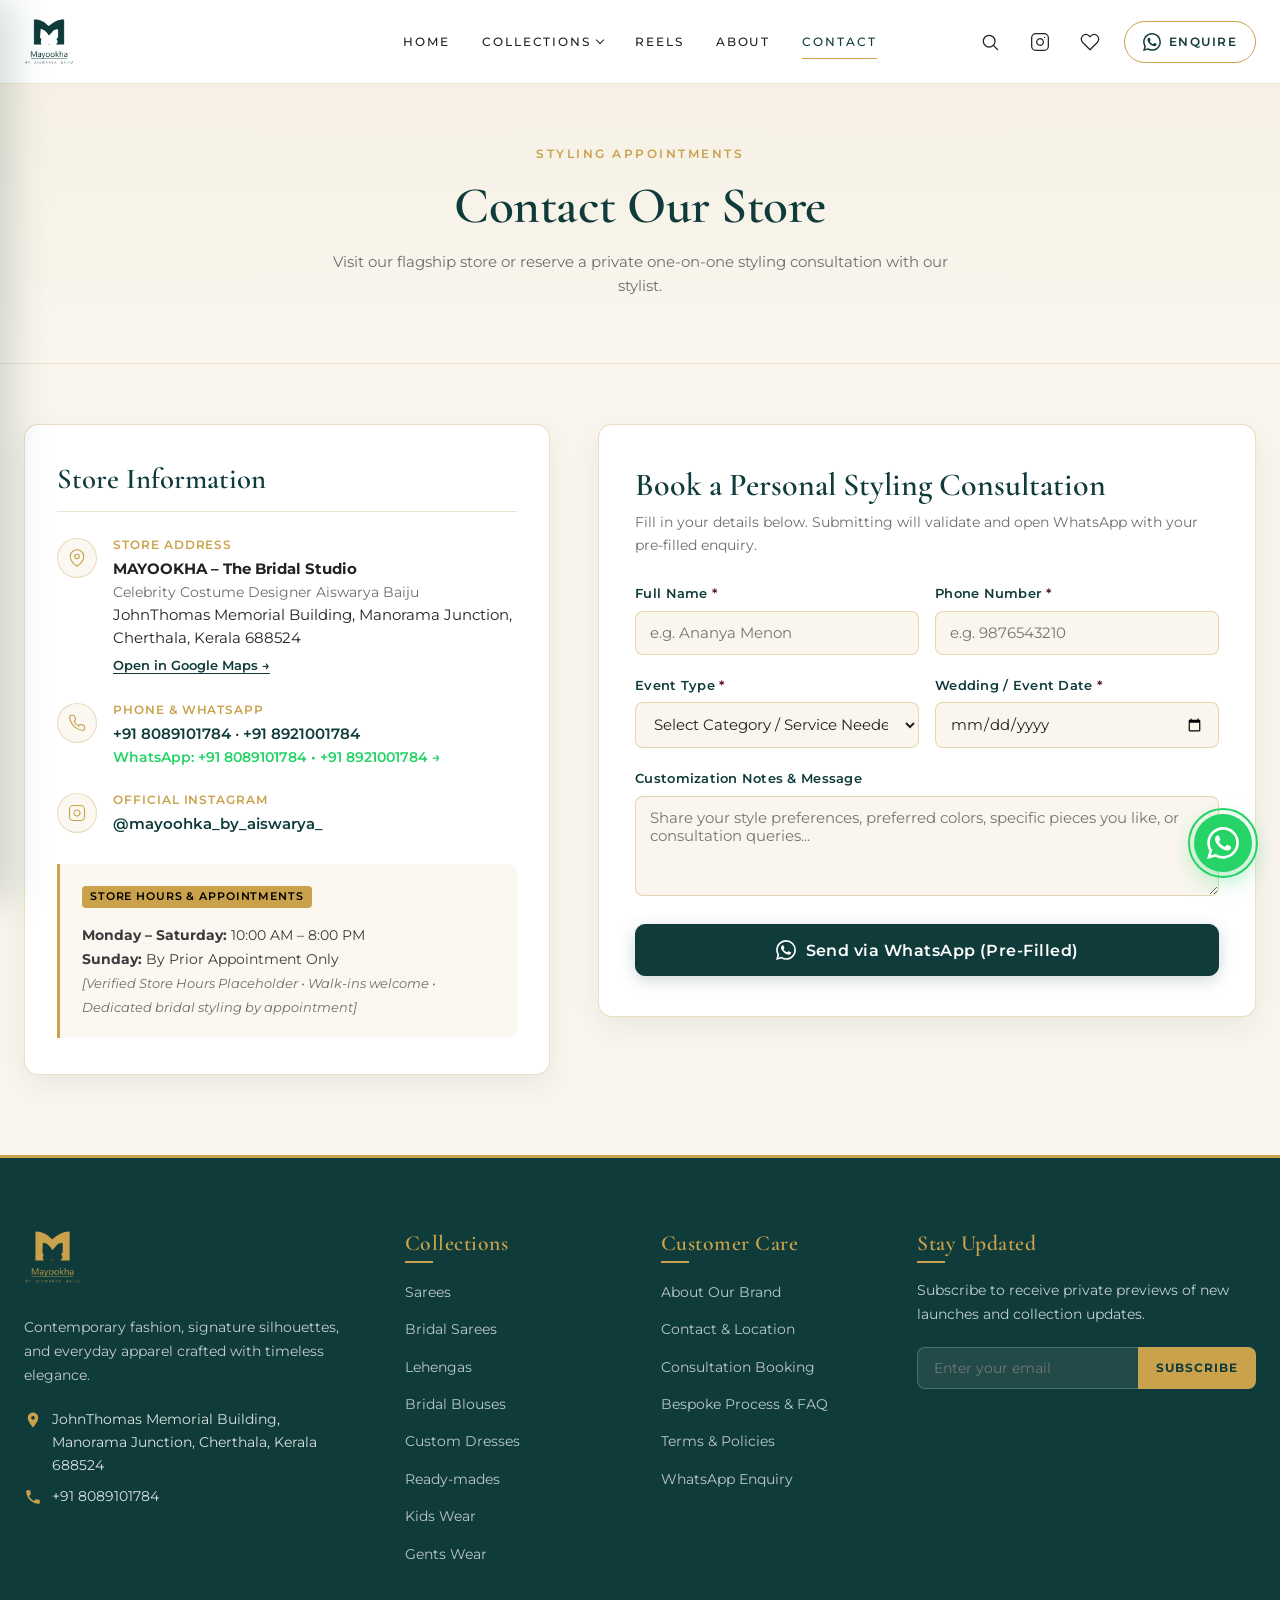
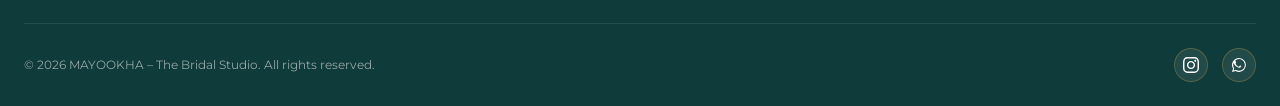
<file: deploy/contact.html>
<!DOCTYPE html>
<html lang="en">
<head>
  <meta charset="UTF-8">
  <meta name="viewport" content="width=device-width, initial-scale=1.0">
  <title>Contact &amp; Store Location | MAYOOKHA – The Bridal Studio</title>
  <meta name="description" content="MAYOOKHA – The Bridal Studio by Celebrity Costume Designer Aiswarya Baiju in Cherthala, Kerala. Bespoke bridal sarees, Kanchipuram silks, lehengas, designer bridal blouses, and custom couture.">
  <meta name="robots" content="noindex, nofollow">
  <meta property="og:title" content="MAYOOKHA – The Bridal Studio | Celebrity Costume Designer">
  <meta property="og:description" content="MAYOOKHA – The Bridal Studio by Celebrity Costume Designer Aiswarya Baiju in Cherthala, Kerala. Bespoke bridal sarees, Kanchipuram silks, lehengas, designer bridal blouses, and custom couture.">
  <meta property="og:image" content="assets/images/logo-badge.png">
  <meta property="og:type" content="website">
  
  <!-- Google Fonts: Cormorant Garamond & Montserrat -->
  <link rel="preconnect" href="https://fonts.googleapis.com">
  <link rel="preconnect" href="https://fonts.gstatic.com" crossorigin>
  <link href="https://fonts.googleapis.com/css2?family=Cormorant+Garamond:ital,wght@0,400;0,500;0,600;0,700;1,400&family=Montserrat:wght@300;400;500;600;700&display=swap" rel="stylesheet">
  
  <!-- Favicon -->
  <link rel="icon" type="image/png" sizes="32x32" href="assets/images/favicon.png">
  <link rel="icon" type="image/png" sizes="16x16" href="assets/images/favicon.png">
  <link rel="apple-touch-icon" sizes="180x180" href="assets/images/favicon.png">
  <link rel="shortcut icon" href="favicon.ico">
  <meta name="theme-color" content="#0F3B3A">

  <!-- Master Stylesheet with cache buster -->
  <link rel="stylesheet" href="css/style.css?v=7.0">
</head>
<body>

  <!-- Sticky Header -->
  <header class="site-header" id="mainHeader">
    <div class="container header-inner">
      
      <!-- Mobile Hamburger Toggle (Left on mobile under 768px, >=44px tap area) -->
      <button class="mobile-toggle" aria-label="Open Navigation Menu" aria-expanded="false" aria-controls="mobileDrawer">
        <span class="hamburger-bar"></span>
        <span class="hamburger-bar"></span>
        <span class="hamburger-bar"></span>
      </button>

      <!-- Brand Logo & Name (Left on desktop, centered on mobile) -->
      <a href="index.html" class="brand-link" aria-label="MAYOOKHA - Home">
        <img src="assets/images/logo-header.png" alt="MAYOOKHA – The Bridal Studio" class="brand-logo-img" width="160" height="48">
        <div class="brand-text-wrap">
          <span class="brand-main-text">MAYOOKHA</span>
          <span class="brand-sub-text">The Bridal Studio</span>
        </div>
      </a>

      <!-- Center Desktop Navigation -->
      <nav class="main-nav" aria-label="Primary Navigation">
        <div class="nav-item">
          <a href="index.html" class="nav-link">Home</a>
        </div>

        <!-- Collections Dropdown -->
        <div class="nav-item">
          <a href="collections.html" class="nav-link">
            Collections <span class="nav-arrow"></span>
          </a>
          <div class="dropdown-menu" role="menu">
                        <div class="dropdown-grid">
              <a href="collections.html?c=sarees" class="dropdown-card">
                <img src="assets/images/collection-01.webp" alt="Sarees" class="dropdown-thumb" width="64" height="64" loading="lazy">
                <div class="dropdown-card-text">
                  <div class="dropdown-title">Sarees</div>
                  <div class="dropdown-desc">Kasavu, tissue, organza &amp; celebration drapes</div>
                </div>
              </a>

              <a href="collections.html?c=bridal-sarees" class="dropdown-card">
                <img src="assets/images/collection-02.webp" alt="Bridal Sarees" class="dropdown-thumb" width="64" height="64" loading="lazy">
                <div class="dropdown-card-text">
                  <div class="dropdown-title">Bridal Sarees</div>
                  <div class="dropdown-desc">Pure Kanchipuram silks &amp; Muhurtham weaves</div>
                </div>
              </a>

              <a href="collections.html?c=lehengas" class="dropdown-card">
                <img src="assets/images/collection-03.webp" alt="Lehengas" class="dropdown-thumb" width="64" height="64" loading="lazy">
                <div class="dropdown-card-text">
                  <div class="dropdown-title">Lehengas</div>
                  <div class="dropdown-desc">Bridal lehengas, dhavani sets &amp; half-sarees</div>
                </div>
              </a>

              <a href="collections.html?c=bridal-blouses" class="dropdown-card">
                <img src="assets/images/collection-04.webp" alt="Bridal Blouses" class="dropdown-thumb" width="64" height="64" loading="lazy">
                <div class="dropdown-card-text">
                  <div class="dropdown-title">Bridal Blouses</div>
                  <div class="dropdown-desc">Zardozi, aari, maggam &amp; designer back work</div>
                </div>
              </a>

              <a href="collections.html?c=custom-dresses" class="dropdown-card">
                <img src="assets/images/collection-05.webp" alt="Custom Dresses" class="dropdown-thumb" width="64" height="64" loading="lazy">
                <div class="dropdown-card-text">
                  <div class="dropdown-title">Custom Dresses</div>
                  <div class="dropdown-desc">Bespoke bridal gowns &amp; evening couture</div>
                </div>
              </a>

              <a href="collections.html?c=ready-mades" class="dropdown-card">
                <img src="assets/images/collection-06.webp" alt="Ready-mades" class="dropdown-thumb" width="64" height="64" loading="lazy">
                <div class="dropdown-card-text">
                  <div class="dropdown-title">Ready-mades</div>
                  <div class="dropdown-desc">Designer kurtas &amp; festive coordinates</div>
                </div>
              </a>

              <a href="collections.html?c=kids-wear" class="dropdown-card">
                <img src="assets/images/collection-07.webp" alt="Kids Wear" class="dropdown-thumb" width="64" height="64" loading="lazy">
                <div class="dropdown-card-text">
                  <div class="dropdown-title">Kids Wear</div>
                  <div class="dropdown-desc">Pattu pavada &amp; bespoke kids wear</div>
                </div>
              </a>

              <a href="collections.html?c=gents-wear" class="dropdown-card">
                <img src="assets/images/collection-08.webp" alt="Gents Wear" class="dropdown-thumb" width="64" height="64" loading="lazy">
                <div class="dropdown-card-text">
                  <div class="dropdown-title">Gents Wear</div>
                  <div class="dropdown-desc">Kasavu mundu sets, silk kurtas &amp; groomswear</div>
                </div>
              </a>
            </div>
            <div class="dropdown-footer">
              <a href="collections.html" class="dropdown-footer-link">
                View all collections &rarr;
              </a>
            </div>
          </div>
        </div>

        <div class="nav-item">
          <a href="reels.html" class="nav-link">Reels</a>
        </div>

        <div class="nav-item">
          <a href="about.html" class="nav-link">About</a>
        </div>

        <div class="nav-item">
          <a href="contact.html" class="nav-link active">Contact</a>
        </div>
      </nav>

      <!-- Right Header Actions -->
      <div class="header-actions">
        <!-- Thin-line Search Icon (20px, 1.5px stroke, 44px tap area) -->
        <button class="icon-btn search-trigger" aria-label="Open Search">
          <svg width="20" height="20" viewBox="0 0 24 24" fill="none" stroke="currentColor" stroke-width="1.5" stroke-linecap="round" stroke-linejoin="round" aria-hidden="true"><circle cx="11" cy="11" r="7"/><line x1="21" y1="21" x2="16" y2="16"/></svg>
        </button>

        <!-- Thin-line Instagram Icon (20px, 1.5px stroke, 44px tap area) -->
        <a href="https://www.instagram.com/mayoohka_by_aiswarya_/" target="_blank" rel="noopener" class="icon-btn header-insta-btn" aria-label="Visit Instagram Profile">
          <svg width="20" height="20" viewBox="0 0 24 24" fill="none" stroke="currentColor" stroke-width="1.5" stroke-linecap="round" stroke-linejoin="round" aria-hidden="true"><rect x="2" y="2" width="20" height="20" rx="5" ry="5"/><path d="M16 11.37A4 4 0 1 1 12.63 8 4 4 0 0 1 16 11.37z"/><line x1="17.5" y1="6.5" x2="17.51" y2="6.5"/></svg>
        </a>

        <!-- Thin-line Wishlist Heart Icon (20px, 1.5px stroke, 44px tap area) -->
        <a href="#wishlist" class="icon-btn wishlist-btn" aria-label="View Wishlist">
          <svg width="20" height="20" viewBox="0 0 24 24" fill="none" stroke="currentColor" stroke-width="1.5" stroke-linecap="round" stroke-linejoin="round" aria-hidden="true"><path d="M20.84 4.61a5.5 5.5 0 0 0-7.78 0L12 5.67l-1.06-1.06a5.5 5.5 0 0 0-7.78 7.78l1.06 1.06L12 21.23l7.78-7.78 1.06-1.06a5.5 5.5 0 0 0 0-7.78z"/></svg>
          <span class="badge-count wishlist-badge" style="display: none;">0</span>
        </a>

        <!-- Mobile WhatsApp Icon Button (Under 768px, 44px tap target) -->
        <a href="https://wa.me/918089101784" target="_blank" rel="noopener" class="icon-btn mobile-wa-btn" aria-label="Chat on WhatsApp">
          <svg width="20" height="20" viewBox="0 0 24 24" fill="currentColor" aria-hidden="true"><path d="M17.472 14.382c-.297-.149-1.758-.867-2.03-.967-.273-.099-.471-.148-.67.15-.197.297-.767.966-.94 1.164-.173.199-.347.223-.644.075-.297-.15-1.255-.463-2.39-1.475-.883-.788-1.48-1.761-1.653-2.059-.173-.297-.018-.458.13-.606.134-.133.298-.347.446-.52.149-.174.198-.298.298-.497.099-.198.05-.371-.025-.52-.075-.149-.669-1.612-.916-2.207-.242-.579-.487-.5-.669-.51-.173-.008-.371-.01-.57-.01-.198 0-.52.074-.792.372-.272.297-1.04 1.016-1.04 2.479 0 1.462 1.065 2.875 1.213 3.074.149.198 2.096 3.2 5.077 4.487.709.306 1.262.489 1.694.625.712.227 1.36.195 1.871.118.571-.085 1.758-.719 2.006-1.413.248-.694.248-1.289.173-1.413-.074-.124-.272-.198-.57-.347m-5.421 7.403h-.004a9.87 9.87 0 01-5.031-1.378l-.361-.214-3.741.982.998-3.648-.235-.374a9.86 9.86 0 01-1.51-5.26c.001-5.45 4.436-9.884 9.888-9.884 2.64 0 5.122 1.03 6.988 2.898a9.825 9.825 0 012.893 6.994c-.003 5.45-4.437 9.884-9.885 9.884m8.413-18.297A11.815 11.815 0 0012.05 0C5.495 0 .16 5.335.157 11.892c0 2.096.547 4.142 1.588 5.945L.057 24l6.305-1.654a11.882 11.882 0 005.683 1.448h.005c6.554 0 11.89-5.335 11.893-11.893a11.821 11.821 0 00-3.48-8.413Z"/></svg>
        </a>

        <!-- Desktop Enquire Pill (Gold-outline pill with WhatsApp icon, fills teal on hover) -->
        <a href="https://wa.me/918089101784" target="_blank" rel="noopener" class="btn-enquire-pill" aria-label="Enquire on WhatsApp">
          <svg width="18" height="18" viewBox="0 0 24 24" fill="currentColor" aria-hidden="true"><path d="M17.472 14.382c-.297-.149-1.758-.867-2.03-.967-.273-.099-.471-.148-.67.15-.197.297-.767.966-.94 1.164-.173.199-.347.223-.644.075-.297-.15-1.255-.463-2.39-1.475-.883-.788-1.48-1.761-1.653-2.059-.173-.297-.018-.458.13-.606.134-.133.298-.347.446-.52.149-.174.198-.298.298-.497.099-.198.05-.371-.025-.52-.075-.149-.669-1.612-.916-2.207-.242-.579-.487-.5-.669-.51-.173-.008-.371-.01-.57-.01-.198 0-.52.074-.792.372-.272.297-1.04 1.016-1.04 2.479 0 1.462 1.065 2.875 1.213 3.074.149.198 2.096 3.2 5.077 4.487.709.306 1.262.489 1.694.625.712.227 1.36.195 1.871.118.571-.085 1.758-.719 2.006-1.413.248-.694.248-1.289.173-1.413-.074-.124-.272-.198-.57-.347m-5.421 7.403h-.004a9.87 9.87 0 01-5.031-1.378l-.361-.214-3.741.982.998-3.648-.235-.374a9.86 9.86 0 01-1.51-5.26c.001-5.45 4.436-9.884 9.888-9.884 2.64 0 5.122 1.03 6.988 2.898a9.825 9.825 0 012.893 6.994c-.003 5.45-4.437 9.884-9.885 9.884m8.413-18.297A11.815 11.815 0 0012.05 0C5.495 0 .16 5.335.157 11.892c0 2.096.547 4.142 1.588 5.945L.057 24l6.305-1.654a11.882 11.882 0 005.683 1.448h.005c6.554 0 11.89-5.335 11.893-11.893a11.821 11.821 0 00-3.48-8.413Z"/></svg>
          <span>Enquire</span>
        </a>
      </div>

    </div>
  </header>

  <!-- ========================================================================
       Mobile Drawer Navigation (Left-Slide, Ivory, Safe Area, Staggered)
       ======================================================================== -->
  <div class="mobile-drawer-overlay" aria-hidden="true"></div>
  <aside class="mobile-drawer" id="mobileDrawer" aria-label="Mobile Navigation" aria-hidden="true">
    <div class="drawer-header">
      <div class="brand-text-wrap">
          <span class="brand-main-text">MAYOOKHA</span>
          <span class="brand-sub-text">The Bridal Studio</span>
        </div>
      <button class="drawer-close-btn" aria-label="Close Mobile Menu">&times;</button>
    </div>

    <nav class="drawer-nav">
      <div class="drawer-nav-item">
        <a href="index.html" class="drawer-link">Home</a>
      </div>
      
      <!-- Collapsible Collections Accordion with Thumbnails -->
      <div class="drawer-nav-item">
        <button class="drawer-accordion-btn" aria-expanded="false">
          <span>Collections</span>
          <span class="nav-arrow"></span>
        </button>
                <div class="drawer-accordion-content">
          <a href="collections.html?c=sarees" class="drawer-sublink-card">
            <img src="assets/images/collection-01.webp" alt="Sarees" class="drawer-sublink-thumb" width="40" height="40" loading="lazy">
            <span class="drawer-sublink-name">Sarees</span>
          </a>
          <a href="collections.html?c=bridal-sarees" class="drawer-sublink-card">
            <img src="assets/images/collection-02.webp" alt="Bridal Sarees" class="drawer-sublink-thumb" width="40" height="40" loading="lazy">
            <span class="drawer-sublink-name">Bridal Sarees</span>
          </a>
          <a href="collections.html?c=lehengas" class="drawer-sublink-card">
            <img src="assets/images/collection-03.webp" alt="Lehengas" class="drawer-sublink-thumb" width="40" height="40" loading="lazy">
            <span class="drawer-sublink-name">Lehengas</span>
          </a>
          <a href="collections.html?c=bridal-blouses" class="drawer-sublink-card">
            <img src="assets/images/collection-04.webp" alt="Bridal Blouses" class="drawer-sublink-thumb" width="40" height="40" loading="lazy">
            <span class="drawer-sublink-name">Bridal Blouses</span>
          </a>
          <a href="collections.html?c=custom-dresses" class="drawer-sublink-card">
            <img src="assets/images/collection-05.webp" alt="Custom Dresses" class="drawer-sublink-thumb" width="40" height="40" loading="lazy">
            <span class="drawer-sublink-name">Custom Dresses</span>
          </a>
          <a href="collections.html?c=ready-mades" class="drawer-sublink-card">
            <img src="assets/images/collection-06.webp" alt="Ready-mades" class="drawer-sublink-thumb" width="40" height="40" loading="lazy">
            <span class="drawer-sublink-name">Ready-mades</span>
          </a>
          <a href="collections.html?c=kids-wear" class="drawer-sublink-card">
            <img src="assets/images/collection-07.webp" alt="Kids Wear" class="drawer-sublink-thumb" width="40" height="40" loading="lazy">
            <span class="drawer-sublink-name">Kids Wear</span>
          </a>
          <a href="collections.html?c=gents-wear" class="drawer-sublink-card">
            <img src="assets/images/collection-08.webp" alt="Gents Wear" class="drawer-sublink-thumb" width="40" height="40" loading="lazy">
            <span class="drawer-sublink-name">Gents Wear</span>
          </a>
          <a href="collections.html" class="drawer-sublink-all">
            View all collections &rarr;
          </a>
        </div>
      </div>

      <div class="drawer-nav-item">
        <a href="reels.html" class="drawer-link">Reels</a>
      </div>

      <div class="drawer-nav-item">
        <a href="about.html" class="drawer-link">About</a>
      </div>

      <div class="drawer-nav-item">
        <a href="contact.html" class="drawer-link active">Contact</a>
      </div>
    </nav>

    <div class="drawer-footer">
      <a href="https://wa.me/918089101784" target="_blank" rel="noopener" class="drawer-wa-btn">
        <svg width="18" height="18" viewBox="0 0 24 24" fill="currentColor" aria-hidden="true"><path d="M17.472 14.382c-.297-.149-1.758-.867-2.03-.967-.273-.099-.471-.148-.67.15-.197.297-.767.966-.94 1.164-.173.199-.347.223-.644.075-.297-.15-1.255-.463-2.39-1.475-.883-.788-1.48-1.761-1.653-2.059-.173-.297-.018-.458.13-.606.134-.133.298-.347.446-.52.149-.174.198-.298.298-.497.099-.198.05-.371-.025-.52-.075-.149-.669-1.612-.916-2.207-.242-.579-.487-.5-.669-.51-.173-.008-.371-.01-.57-.01-.198 0-.52.074-.792.372-.272.297-1.04 1.016-1.04 2.479 0 1.462 1.065 2.875 1.213 3.074.149.198 2.096 3.2 5.077 4.487.709.306 1.262.489 1.694.625.712.227 1.36.195 1.871.118.571-.085 1.758-.719 2.006-1.413.248-.694.248-1.289.173-1.413-.074-.124-.272-.198-.57-.347m-5.421 7.403h-.004a9.87 9.87 0 01-5.031-1.378l-.361-.214-3.741.982.998-3.648-.235-.374a9.86 9.86 0 01-1.51-5.26c.001-5.45 4.436-9.884 9.888-9.884 2.64 0 5.122 1.03 6.988 2.898a9.825 9.825 0 012.893 6.994c-.003 5.45-4.437 9.884-9.885 9.884m8.413-18.297A11.815 11.815 0 0012.05 0C5.495 0 .16 5.335.157 11.892c0 2.096.547 4.142 1.588 5.945L.057 24l6.305-1.654a11.882 11.882 0 005.683 1.448h.005c6.554 0 11.89-5.335 11.893-11.893a11.821 11.821 0 00-3.48-8.413Z"/></svg>
        <span>Enquire on WhatsApp</span>
      </a>

      <div class="drawer-contact-strip">
        <a href="tel:+918089101784" class="drawer-phone-link" aria-label="Call +91 8089101784">
          <svg width="16" height="16" viewBox="0 0 24 24" fill="none" stroke="currentColor" stroke-width="1.5" stroke-linecap="round" stroke-linejoin="round" aria-hidden="true"><path d="M22 16.92v3a2 2 0 0 1-2.18 2 19.79 19.79 0 0 1-8.63-3.07 19.5 19.5 0 0 1-6-6 19.79 19.79 0 0 1-3.07-8.67A2 2 0 0 1 4.11 2h3a2 2 0 0 1 2 1.72 12.84 12.84 0 0 0 .7 2.81 2 2 0 0 1-.45 2.11L8.09 9.91a16 16 0 0 0 6 6l1.27-1.27a2 2 0 0 1 2.11-.45 12.84 12.84 0 0 0 2.81.7A2 2 0 0 1 22 16.92z"/></svg>
          <span>+91 8089101784</span>
        </a>

        <a href="https://www.instagram.com/mayoohka_by_aiswarya_/" target="_blank" rel="noopener" class="drawer-insta-link" aria-label="Instagram Profile">
          <svg width="18" height="18" viewBox="0 0 24 24" fill="none" stroke="currentColor" stroke-width="1.5" stroke-linecap="round" stroke-linejoin="round" aria-hidden="true"><rect x="2" y="2" width="20" height="20" rx="5" ry="5"/><path d="M16 11.37A4 4 0 1 1 12.63 8 4 4 0 0 1 16 11.37z"/><line x1="17.5" y1="6.5" x2="17.51" y2="6.5"/></svg>
          <span>Instagram</span>
        </a>
      </div>
    </div>
  </aside>

  <!-- Search Overlay Modal -->
  <div class="search-modal-overlay" role="dialog" aria-modal="true" aria-label="Search Boutique">
    <div class="search-modal-container">
      <button class="search-close-btn" aria-label="Close Search">&times;</button>
      <h2 class="search-title">Search Collections</h2>
      <form class="search-input-wrap" onsubmit="event.preventDefault(); window.location.href='collections.html?q=' + encodeURIComponent(document.querySelector('.search-input').value);">
        <input type="text" class="search-input" placeholder="Search Sarees, Bridal Silks, Lehengas, Custom Gowns...">
        <button type="submit" class="search-submit-btn">&rarr;</button>
      </form>
    </div>
  </div>

  <!-- Main Contact & Consultation Section -->
  <main class="contact-main-wrap" id="mainContent">

    <!-- Header Banner -->
    <section class="contact-hero-banner">
      <div class="container">
        <span class="section-eyebrow">Styling Appointments</span>
        <h1 class="collections-hero-title">Contact Our Store</h1>
        <p class="collections-hero-subtitle">
          Visit our flagship store or reserve a private one-on-one styling consultation with our stylist.
        </p>
      </div>
    </section>

    <!-- Contact & Consultation Layout -->
    <section class="contact-section" id="consultation">
      <div class="container">
        <div class="contact-layout-grid">
          
          <!-- Left: Atelier Address, Hours & Details -->
          <div class="contact-info-card">
            <h2 class="contact-card-title">Store Information</h2>

            <!-- Boutique Address -->
            <div class="contact-detail-row">
              <div class="contact-icon-circle" aria-hidden="true">
                <svg viewBox="0 0 24 24" fill="none" stroke="currentColor" stroke-width="1.5"><path d="M21 10c0 7-9 13-9 13s-9-6-9-13a9 9 0 0 1 18 0z"/><circle cx="12" cy="10" r="3"/></svg>
              </div>
              <div>
                <div class="contact-label">Store Address</div>
                <div class="contact-value">
                  <strong>MAYOOKHA – The Bridal Studio</strong><br><span style="font-size:0.85rem;color:var(--text-muted);">Celebrity Costume Designer Aiswarya Baiju</span><br>
                  JohnThomas Memorial Building, Manorama Junction, Cherthala, Kerala 688524
                </div>
                <a href="https://maps.google.com/?q=JohnThomas+Memorial+Building,+Manorama+Junction,+Cherthala,+Kerala+688524" target="_blank" rel="noopener" class="btn-gmaps-link">
                  <span>Open in Google Maps &rarr;</span>
                </a>
              </div>
            </div>

            <!-- Phone & WhatsApp -->
            <div class="contact-detail-row">
              <div class="contact-icon-circle" aria-hidden="true">
                <svg viewBox="0 0 24 24" fill="none" stroke="currentColor" stroke-width="1.5"><path d="M22 16.92v3a2 2 0 0 1-2.18 2 19.79 19.79 0 0 1-8.63-3.07 19.5 19.5 0 0 1-6-6 19.79 19.79 0 0 1-3.07-8.67A2 2 0 0 1 4.11 2h3a2 2 0 0 1 2 1.72 12.84 12.84 0 0 0 .7 2.81 2 2 0 0 1-.45 2.11L8.09 9.91a16 16 0 0 0 6 6l1.27-1.27a2 2 0 0 1 2.11-.45 12.84 12.84 0 0 0 2.81.7A2 2 0 0 1 22 16.92z"/></svg>
              </div>
              <div>
                <div class="contact-label">Phone &amp; WhatsApp</div>
                <div class="contact-value">
                  <a href="tel:+918089101784">+91 8089101784</a> &bull; <a href="tel:+918921001784">+91 8921001784</a><br>
                  <a href="https://wa.me/918089101784" target="_blank" rel="noopener" style="font-size: 0.85rem; color: #25D366; font-weight: 600;">
                    WhatsApp: +91 8089101784 &bull; +91 8921001784 &rarr;
                  </a>
                </div>
              </div>
            </div>

            <!-- Instagram -->
            <div class="contact-detail-row">
              <div class="contact-icon-circle" aria-hidden="true">
                <svg viewBox="0 0 24 24" fill="none" stroke="currentColor" stroke-width="1.5"><rect x="2" y="2" width="20" height="20" rx="5" ry="5"/><path d="M16 11.37A4 4 0 1 1 12.63 8 4 4 0 0 1 16 11.37z"/><line x1="17.5" y1="6.5" x2="17.51" y2="6.5"/></svg>
              </div>
              <div>
                <div class="contact-label">Official Instagram</div>
                <div class="contact-value">
                  <a href="https://www.instagram.com/mayoohka_by_aiswarya_/" target="_blank" rel="noopener">
                    @mayoohka_by_aiswarya_
                  </a>
                </div>
              </div>
            </div>

            <!-- Studio Visiting Hours -->
            <div class="sample-story-box" style="margin-top: 28px; margin-bottom: 0; border-left: 3px solid var(--accent-gold);">
              <span class="sample-story-label" style="background: var(--accent-gold); color: #000; font-weight: 600;">Store Hours &amp; Appointments</span>
              <div style="font-size: 0.88rem; line-height: 1.7; color: var(--text-body); margin-top: 6px;">
                <strong>Monday – Saturday:</strong> 10:00 AM – 8:00 PM<br>
                <strong>Sunday:</strong> By Prior Appointment Only<br>
                <em style="color: var(--text-muted); font-size: 0.82rem;">[Verified Store Hours Placeholder &bull; Walk-ins welcome &bull; Dedicated bridal styling by appointment]</em>
              </div>
            </div>

          </div>

          <!-- Right: Consultation Booking Form -->
          <div class="contact-form-card">
            <h2 class="form-title">Book a Personal Styling Consultation</h2>
            <p class="form-subtitle">Fill in your details below. Submitting will validate and open WhatsApp with your pre-filled enquiry.</p>

            <form id="consultationForm" onsubmit="handleConsultationSubmit(event)">
              
              <div class="form-row-2">
                <div class="form-group">
                  <label for="consultName" class="form-label">Full Name <span class="req">*</span></label>
                  <input type="text" id="consultName" class="form-input" placeholder="e.g. Ananya Menon" required>
                </div>
                <div class="form-group">
                  <label for="consultPhone" class="form-label">Phone Number <span class="req">*</span></label>
                  <input type="tel" id="consultPhone" class="form-input" placeholder="e.g. 9876543210" required pattern="[0-9]{10}" title="Please enter a valid 10-digit mobile number">
                </div>
              </div>

              <div class="form-row-2">
                <div class="form-group">
                  <label for="consultEvent" class="form-label">Event Type <span class="req">*</span></label>
                  <select id="consultEvent" class="form-select" required>
                    <option value="" disabled selected>Select Category / Service Needed</option>
                    <option value="Bridal Sarees & Muhurtham Silks">Bridal Sarees &amp; Muhurtham Silks</option>
                    <option value="Bridal Lehengas & Dhavani Sets">Bridal Lehengas &amp; Dhavani Sets</option>
                    <option value="Bridal Blouses & Hand Maggam Work">Bridal Blouses &amp; Hand Maggam Work</option>
                    <option value="Custom Bridal Reception Gowns">Custom Bridal Reception Gowns</option>
                    <option value="Handcrafted Sarees (Kasavu, Organza, Silk)">Handcrafted Sarees (Kasavu, Organza, Silk)</option>
                    <option value="Ready-mades & Festive Coordinates">Ready-mades &amp; Festive Coordinates</option>
                    <option value="Kids Wear & Pattu Pavada">Kids Wear &amp; Pattu Pavada</option>
                    <option value="Gents Groomswear & Kasavu Mundu">Gents Groomswear &amp; Kasavu Mundu</option>
                    <option value="Celebrity & Bespoke Costume Designing">Celebrity &amp; Bespoke Costume Designing</option>
                  </select>
                </div>
                <div class="form-group">
                  <label for="consultDate" class="form-label">Wedding / Event Date <span class="req">*</span></label>
                  <input type="date" id="consultDate" class="form-input" required>
                </div>
              </div>

              <div class="form-group">
                <label for="consultMessage" class="form-label">Customization Notes &amp; Message</label>
                <textarea id="consultMessage" class="form-textarea" placeholder="Share your style preferences, preferred colors, specific pieces you like, or consultation queries..."></textarea>
              </div>

              <button type="submit" class="btn-submit-consult">
                <svg viewBox="0 0 24 24"><path d="M17.472 14.382c-.297-.149-1.758-.867-2.03-.967-.273-.099-.471-.148-.67.15-.197.297-.767.966-.94 1.164-.173.199-.347.223-.644.075-.297-.15-1.255-.463-2.39-1.475-.883-.788-1.48-1.761-1.653-2.059-.173-.297-.018-.458.13-.606.134-.133.298-.347.446-.52.149-.174.198-.298.298-.497.099-.198.05-.371-.025-.52-.075-.149-.669-1.612-.916-2.207-.242-.579-.487-.5-.669-.51-.173-.008-.371-.01-.57-.01-.198 0-.52.074-.792.372-.272.297-1.04 1.016-1.04 2.479 0 1.462 1.065 2.875 1.213 3.074.149.198 2.096 3.2 5.077 4.487.709.306 1.262.489 1.694.625.712.227 1.36.195 1.871.118.571-.085 1.758-.719 2.006-1.413.248-.694.248-1.289.173-1.413-.074-.124-.272-.198-.57-.347m-5.421 7.403h-.004a9.87 9.87 0 01-5.031-1.378l-.361-.214-3.741.982.998-3.648-.235-.374a9.86 9.86 0 01-1.51-5.26c.001-5.45 4.436-9.884 9.888-9.884 2.64 0 5.122 1.03 6.988 2.898a9.825 9.825 0 012.893 6.994c-.003 5.45-4.437 9.884-9.885 9.884m8.413-18.297A11.815 11.815 0 0012.05 0C5.495 0 .16 5.335.157 11.892c0 2.096.547 4.142 1.588 5.945L.057 24l6.305-1.654a11.882 11.882 0 005.683 1.448h.005c6.554 0 11.89-5.335 11.893-11.893a11.821 11.821 0 00-3.48-8.413Z"/></svg>
                <span>Send via WhatsApp (Pre-Filled)</span>
              </button>

              <!-- Success Alert Banner -->
              <div id="formSuccessBanner" class="form-success-banner" role="alert">
                <strong>Consultation Request Prepared!</strong><br>
                <span id="successBannerMsg">Thank you! Your details have been opened in WhatsApp. We look forward to welcoming you to MAYOOKHA – The Bridal Studio, Cherthala.</span>
              </div>

            </form>
          </div>

        </div>
      </div>
    </section>

  </main>

  <!-- Site Footer -->
  <footer class="site-footer">
    <div class="container">
      <div class="footer-grid">
        <div>
          <div class="footer-brand-wrap">
            <img src="assets/images/logo-footer.png" alt="MAYOOKHA – The Bridal Studio" class="footer-logo-img" width="160" height="54" loading="lazy">
          </div>
          <p class="footer-desc">
            Contemporary fashion, signature silhouettes, and everyday apparel crafted with timeless elegance.
          </p>
          <div class="footer-contact-info">
            <div class="footer-contact-item">
              <svg viewBox="0 0 24 24"><path d="M12 2C8.13 2 5 5.13 5 9c0 5.25 7 13 7 13s7-7.75 7-13c0-3.87-3.13-7-7-7zm0 9.5c-1.38 0-2.5-1.12-2.5-2.5s1.12-2.5 2.5-2.5 2.5 1.12 2.5 2.5-1.12 2.5-2.5 2.5z"/></svg>
              <span>JohnThomas Memorial Building, Manorama Junction, Cherthala, Kerala 688524</span>
            </div>
            <div class="footer-contact-item">
              <svg viewBox="0 0 24 24"><path d="M6.62 10.79c1.44 2.83 3.76 5.14 6.59 6.59l2.2-2.2c.27-.27.67-.36 1.02-.24 1.12.37 2.33.57 3.57.57.55 0 1 .45 1 1V20c0 .55-.45 1-1 1-9.39 0-17-7.61-17-17 0-.55.45-1 1-1h3.5c.55 0 1 .45 1 1 0 1.25.2 2.45.57 3.57.11.35.03.74-.25 1.02l-2.2 2.2z"/></svg>
              <a href="tel:+918089101784" style="color: inherit;">+91 8089101784</a>
            </div>
          </div>
        </div>

                <div>
          <h3 class="footer-col-title">Collections</h3>
          <ul class="footer-links-list">
            <li><a href="collections.html?c=sarees" class="footer-link">Sarees</a></li>
            <li><a href="collections.html?c=bridal-sarees" class="footer-link">Bridal Sarees</a></li>
            <li><a href="collections.html?c=lehengas" class="footer-link">Lehengas</a></li>
            <li><a href="collections.html?c=bridal-blouses" class="footer-link">Bridal Blouses</a></li>
            <li><a href="collections.html?c=custom-dresses" class="footer-link">Custom Dresses</a></li>
            <li><a href="collections.html?c=ready-mades" class="footer-link">Ready-mades</a></li>
            <li><a href="collections.html?c=kids-wear" class="footer-link">Kids Wear</a></li>
            <li><a href="collections.html?c=gents-wear" class="footer-link">Gents Wear</a></li>
          </ul>
        </div>

        <div>
          <h3 class="footer-col-title">Customer Care</h3>
          <ul class="footer-links-list">
            <li><a href="about.html" class="footer-link">About Our Brand</a></li>
            <li><a href="contact.html" class="footer-link">Contact &amp; Location</a></li>
            <li><a href="#consultation" class="footer-link">Consultation Booking</a></li>
            <li><a href="about.html#process" class="footer-link">Bespoke Process &amp; FAQ</a></li>
            <li><a href="contact.html" class="footer-link">Terms &amp; Policies</a></li>
            <li><a href="https://wa.me/918089101784" target="_blank" rel="noopener" class="footer-link">WhatsApp Enquiry</a></li>
          </ul>
        </div>

        <div>
          <h3 class="footer-col-title">Stay Updated</h3>
          <p class="footer-desc">
            Subscribe to receive private previews of new launches and collection updates.
          </p>
          <form class="newsletter-form" onsubmit="event.preventDefault(); alert('Thank you for subscribing to MAYOOKHA.');">
            <div class="newsletter-input-group">
              <input type="email" class="newsletter-input" placeholder="Enter your email" required aria-label="Email">
              <button type="submit" class="newsletter-btn">Subscribe</button>
            </div>
          </form>
        </div>
      </div>

      <div class="footer-bottom">
        <div>&copy; 2026 MAYOOKHA – The Bridal Studio. All rights reserved.</div>
        <div class="social-links-wrap">
          <a href="https://www.instagram.com/mayoohka_by_aiswarya_/" target="_blank" rel="noopener" class="social-icon-link" aria-label="Instagram">
            <svg viewBox="0 0 24 24" width="20" height="20" aria-hidden="true"><path d="M12 2.163c3.204 0 3.584.012 4.85.07 3.252.148 4.771 1.691 4.919 4.919.058 1.265.069 1.645.069 4.849 0 3.205-.012 3.584-.069 4.849-.149 3.225-1.664 4.771-4.919 4.919-1.266.058-1.644.07-4.85.07-3.204 0-3.584-.012-4.849-.07-3.26-.149-4.771-1.699-4.919-4.92-.058-1.265-.07-1.644-.07-4.849 0-3.204.013-3.583.07-4.849.149-3.227 1.664-4.771 4.919-4.919 1.266-.057 1.645-.069 4.849-.069zm0-2.163c-3.259 0-3.667.014-4.947.072-4.358.2-6.78 2.618-6.98 6.98-.059 1.281-.073 1.689-.073 4.948 0 3.259.014 3.668.072 4.948.2 4.358 2.618 6.78 6.98 6.98 1.281.058 1.689.072 4.948.072 3.259 0 3.668-.014 4.948-.072 4.354-.2 6.782-2.618 6.979-6.98.059-1.28.073-1.689.073-4.948 0-3.259-.014-3.667-.072-4.947-.196-4.354-2.617-6.78-6.979-6.98-1.281-.059-1.69-.073-4.949-.073zm0 5.838c-3.403 0-6.162 2.759-6.162 6.162s2.759 6.163 6.162 6.163 6.162-2.759 6.162-6.163c0-3.403-2.759-6.162-6.162-6.162zm0 10.162c-2.209 0-4-1.79-4-4 0-2.209 1.791-4 4-4s4 1.791 4 4c0 2.21-1.791 4-4 4zm6.406-11.845c-.796 0-1.441.645-1.441 1.44s.645 1.44 1.441 1.44c.795 0 1.439-.645 1.439-1.44s-.644-1.44-1.439-1.44z"/></svg>
          </a>
          <a href="https://wa.me/918089101784" target="_blank" rel="noopener" class="social-icon-link" aria-label="WhatsApp">
            <svg viewBox="0 0 32 32"><path d="M16 2a13.9 13.9 0 0 0-11.9 21.1L2 30l7.1-1.9A13.9 13.9 0 1 0 16 2zm0 25.5a11.5 11.5 0 0 1-5.9-1.6l-.4-.3-4.4 1.2 1.2-4.3-.3-.4A11.6 11.6 0 1 1 16 27.5zm6.4-8.6c-.3-.2-2-.1-2.3-1.1s-.8-1-1.1-1-.7 0-1 .4-1.3 1.6-1.6 1.9-.6.4-1 .2a12.8 12.8 0 0 1-3.8-2.3 14.1 14.1 0 0 1-2.6-3.3c-.2-.4 0-.6.2-.8s.4-.5.6-.7.2-.4.4-.6a1.5 1.5 0 0 0 0-.8c-.1-.2-.9-2.2-1.2-3s-.6-.7-.9-.7h-.7a1.4 1.4 0 0 0-1 .5 4.3 4.3 0 0 0-1.3 3.2 7.5 7.5 0 0 0 1.6 4 17.2 17.2 0 0 0 6.6 5.8c2.8 1.2 3.4 1 4 1a3.4 3.4 0 0 0 2.3-1.6 2.8 2.8 0 0 0 .2-1.6c-.1-.2-.4-.3-.7-.5z"/></svg>
          </a>
        </div>
      </div>
    </div>
  </footer>

  <!-- Floating WhatsApp Button -->
  <aside class="floating-whatsapp" aria-label="Direct WhatsApp Consultation">
    <div class="wa-tooltip">Enquire on WhatsApp: +91 8089101784</div>
    <a href="https://wa.me/918089101784" target="_blank" rel="noopener" class="wa-floating-btn" aria-label="Chat on WhatsApp">
      <div class="wa-pulse-ring"></div>
      <svg xmlns="http://www.w3.org/2000/svg" viewBox="0 0 24 24" width="28" height="28" fill="#fff" aria-hidden="true"><path d="M17.472 14.382c-.297-.149-1.758-.867-2.03-.967-.273-.099-.471-.148-.67.15-.197.297-.767.966-.94 1.164-.173.199-.347.223-.644.075-.297-.15-1.255-.463-2.39-1.475-.883-.788-1.48-1.761-1.653-2.059-.173-.297-.018-.458.13-.606.134-.133.298-.347.446-.52.149-.174.198-.298.298-.497.099-.198.05-.371-.025-.52-.075-.149-.669-1.612-.916-2.207-.242-.579-.487-.5-.669-.51-.173-.008-.371-.01-.57-.01-.198 0-.52.074-.792.372-.272.297-1.04 1.016-1.04 2.479 0 1.462 1.065 2.875 1.213 3.074.149.198 2.096 3.2 5.077 4.487.709.306 1.262.489 1.694.625.712.227 1.36.195 1.871.118.571-.085 1.758-.719 2.006-1.413.248-.694.248-1.289.173-1.413-.074-.124-.272-.198-.57-.347m-5.421 7.403h-.004a9.87 9.87 0 01-5.031-1.378l-.361-.214-3.741.982.998-3.648-.235-.374a9.86 9.86 0 01-1.51-5.26c.001-5.45 4.436-9.884 9.888-9.884 2.64 0 5.122 1.03 6.988 2.898a9.825 9.825 0 012.893 6.994c-.003 5.45-4.437 9.884-9.885 9.884m8.413-18.297A11.815 11.815 0 0012.05 0C5.495 0 .16 5.335.157 11.892c0 2.096.547 4.142 1.588 5.945L.057 24l6.305-1.654a11.882 11.882 0 005.683 1.448h.005c6.554 0 11.89-5.335 11.893-11.893a11.821 11.821 0 00-3.48-8.413Z"/></svg>
    </a>
  </aside>

  <!-- Client Script -->
  <script src="js/main.js?v=7.0"></script>
  <script>
    document.addEventListener('DOMContentLoaded', () => {
      const params = new URLSearchParams(window.location.search);
      const enquiry = params.get('enquiry');
      if (enquiry) {
        const msgField = document.getElementById('consultMessage');
        if (msgField) {
          msgField.value = `Hello, I would like to book a styling consultation to discuss: ${decodeURIComponent(enquiry)}.`;
        }
      }

      const dateField = document.getElementById('consultDate');
      if (dateField) {
        const today = new Date().toISOString().split('T')[0];
        dateField.min = today;
      }
    });

    function handleConsultationSubmit(event) {
      event.preventDefault();
      
      const name = document.getElementById('consultName').value.trim();
      const phone = document.getElementById('consultPhone').value.trim();
      const eventType = document.getElementById('consultEvent').value;
      const date = document.getElementById('consultDate').value;
      const message = document.getElementById('consultMessage').value.trim();

      if (!name || !phone || !eventType || !date) {
        alert('Please fill in all required fields.');
        return;
      }

      let waText = `Hello Mayookha, I would like to book a bridal styling consultation:\n\n` +
                   `• Name: ${name}\n` +
                   `• Phone: ${phone}\n` +
                   `• Event: ${eventType}\n` +
                   `• Date: ${date}`;

      if (message) {
        waText += `\n• Notes: ${message}`;
      }

      const waUrl = `https://wa.me/918089101784?text=${encodeURIComponent(waText)}`;
      window.open(waUrl, '_blank');

      const banner = document.getElementById('formSuccessBanner');
      const msgEl = document.getElementById('successBannerMsg');
      if (banner) {
        if (msgEl) {
          msgEl.textContent = `Thank you, ${name}! Your consultation request for ${eventType} on ${date} has been prepared and opened in WhatsApp. We will connect with you shortly.`;
        }
        banner.classList.add('active');
        banner.scrollIntoView({ behavior: 'smooth', block: 'nearest' });
      }
    }
  </script>
</body>
</html>
</file>
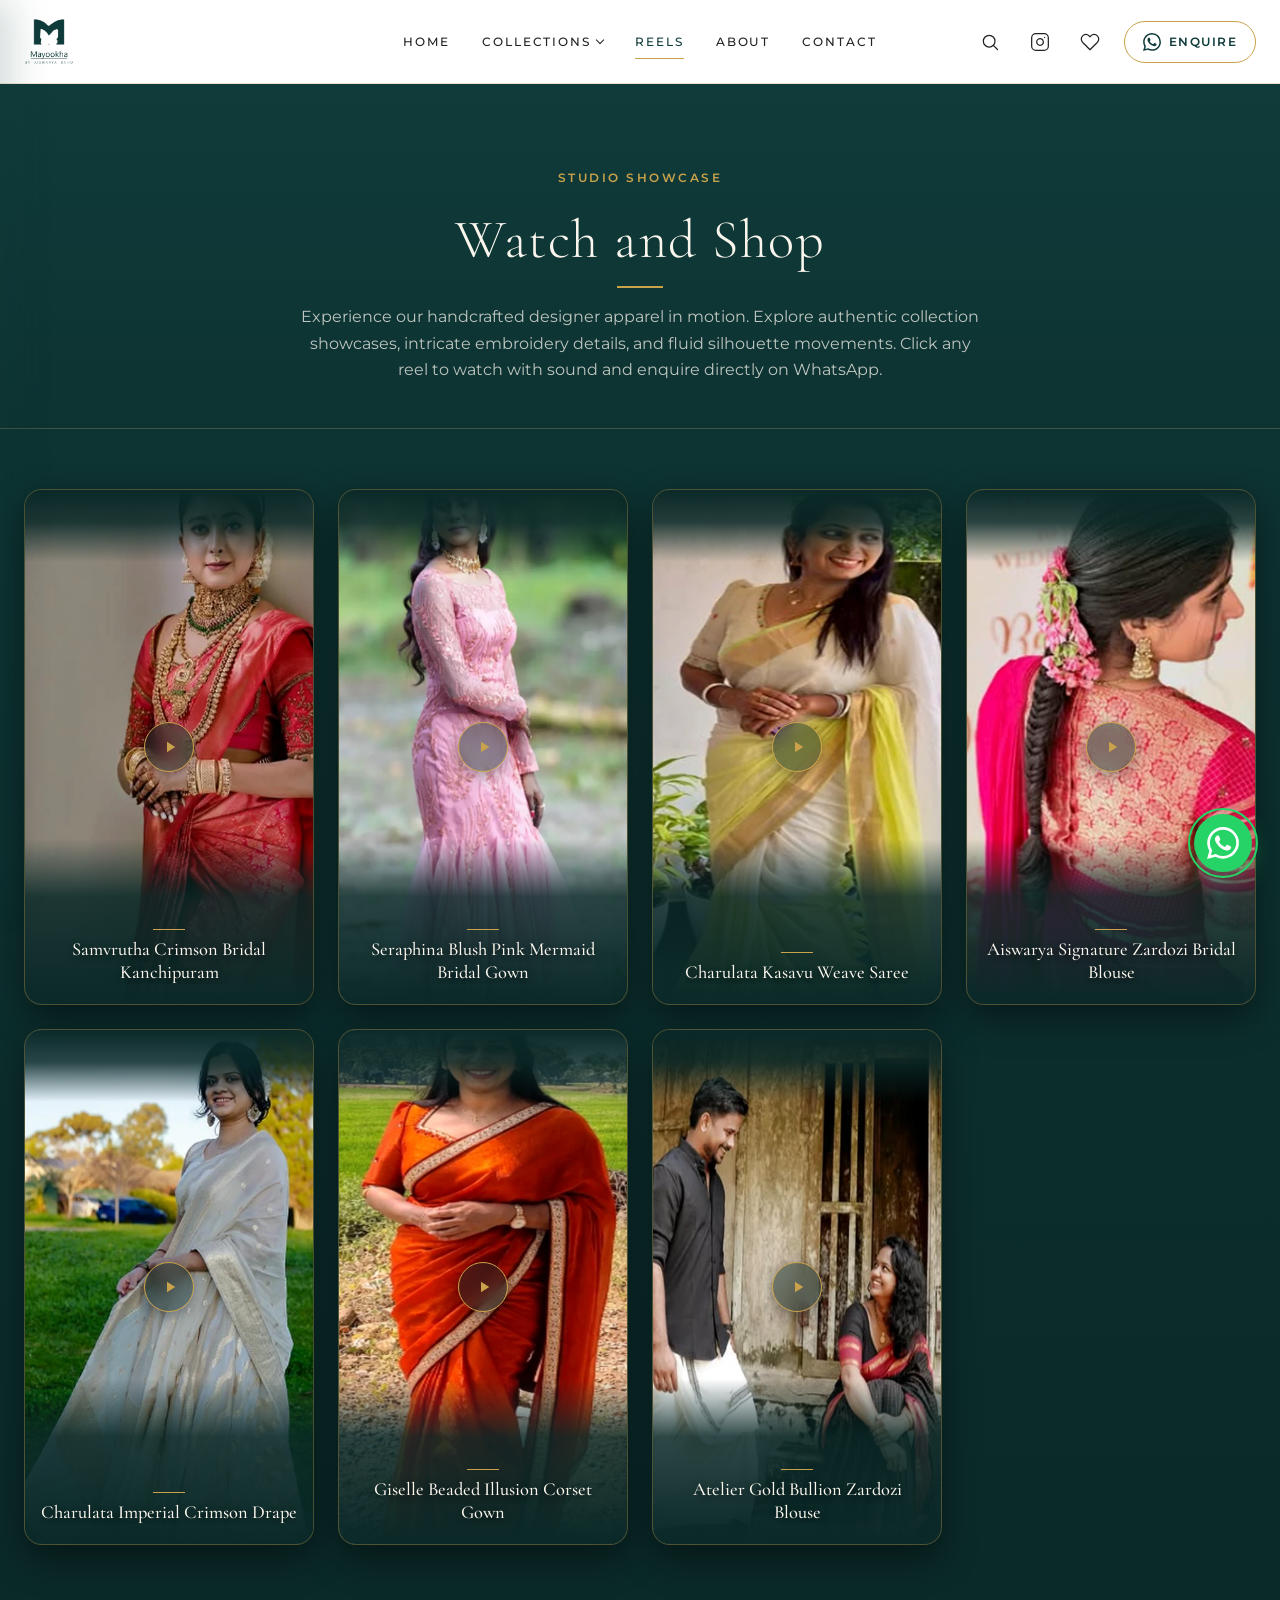
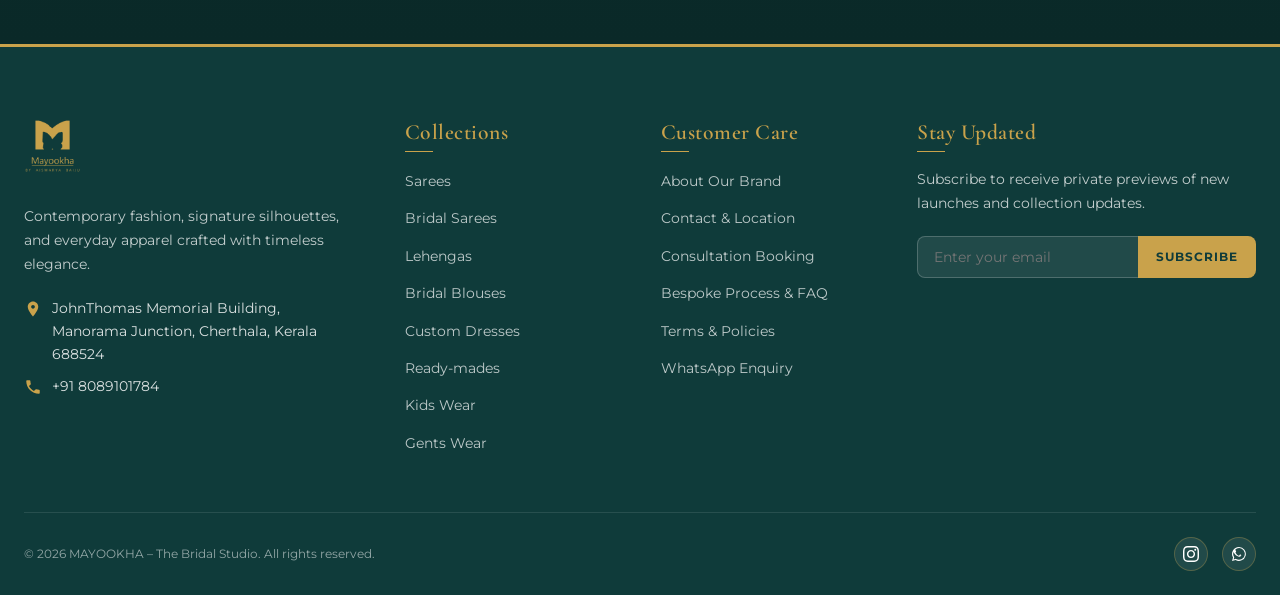
<file: deploy/reels.html>
<!DOCTYPE html>
<html lang="en">
<head>
  <meta charset="UTF-8">
  <meta name="viewport" content="width=device-width, initial-scale=1.0">
  <title>Style Showcase &amp; Reels | MAYOOKHA – The Bridal Studio</title>
  <meta name="description" content="MAYOOKHA – The Bridal Studio by Celebrity Costume Designer Aiswarya Baiju in Cherthala, Kerala. Bespoke bridal sarees, Kanchipuram silks, lehengas, designer bridal blouses, and custom couture.">
  <meta name="robots" content="noindex, nofollow">

  <!-- Open Graph Meta Tags -->
  <meta property="og:title" content="MAYOOKHA – The Bridal Studio | Celebrity Costume Designer">
  <meta property="og:description" content="MAYOOKHA – The Bridal Studio by Celebrity Costume Designer Aiswarya Baiju in Cherthala, Kerala. Bespoke bridal sarees, Kanchipuram silks, lehengas, designer bridal blouses, and custom couture.">
  <meta property="og:image" content="assets/images/logo-badge.png">
  <meta property="og:type" content="video.other">
  
  <!-- Google Fonts: Cormorant Garamond & Montserrat -->
  <link rel="preconnect" href="https://fonts.googleapis.com">
  <link rel="preconnect" href="https://fonts.gstatic.com" crossorigin>
  <link href="https://fonts.googleapis.com/css2?family=Cormorant+Garamond:ital,wght@0,400;0,500;0,600;0,700;1,400&family=Montserrat:wght@300;400;500;600;700&display=swap" rel="stylesheet">
  
  <!-- Favicon -->
  <link rel="icon" type="image/png" sizes="32x32" href="assets/images/favicon.png">
  <link rel="icon" type="image/png" sizes="16x16" href="assets/images/favicon.png">
  <link rel="apple-touch-icon" sizes="180x180" href="assets/images/favicon.png">
  <link rel="shortcut icon" href="favicon.ico">
  <meta name="theme-color" content="#0F3B3A">

  <!-- Master Stylesheet with cache buster -->
  <link rel="stylesheet" href="css/style.css?v=7.0">
</head>
<body>

  <!-- Sticky Header -->
  <header class="site-header" id="mainHeader">
    <div class="container header-inner">
      
      <!-- Mobile Hamburger Toggle (Left on mobile under 768px, >=44px tap area) -->
      <button class="mobile-toggle" aria-label="Open Navigation Menu" aria-expanded="false" aria-controls="mobileDrawer">
        <span class="hamburger-bar"></span>
        <span class="hamburger-bar"></span>
        <span class="hamburger-bar"></span>
      </button>

      <!-- Brand Logo & Name (Left on desktop, centered on mobile) -->
      <a href="index.html" class="brand-link" aria-label="MAYOOKHA - Home">
        <img src="assets/images/logo-header.png" alt="MAYOOKHA – The Bridal Studio" class="brand-logo-img" width="160" height="48">
        <div class="brand-text-wrap">
          <span class="brand-main-text">MAYOOKHA</span>
          <span class="brand-sub-text">The Bridal Studio</span>
        </div>
      </a>

      <!-- Center Desktop Navigation -->
      <nav class="main-nav" aria-label="Primary Navigation">
        <div class="nav-item">
          <a href="index.html" class="nav-link">Home</a>
        </div>

        <!-- Collections Dropdown -->
        <div class="nav-item">
          <a href="collections.html" class="nav-link">
            Collections <span class="nav-arrow"></span>
          </a>
          <div class="dropdown-menu" role="menu">
                        <div class="dropdown-grid">
              <a href="collections.html?c=sarees" class="dropdown-card">
                <img src="assets/images/collection-01.webp" alt="Sarees" class="dropdown-thumb" width="64" height="64" loading="lazy">
                <div class="dropdown-card-text">
                  <div class="dropdown-title">Sarees</div>
                  <div class="dropdown-desc">Kasavu, tissue, organza &amp; celebration drapes</div>
                </div>
              </a>

              <a href="collections.html?c=bridal-sarees" class="dropdown-card">
                <img src="assets/images/collection-02.webp" alt="Bridal Sarees" class="dropdown-thumb" width="64" height="64" loading="lazy">
                <div class="dropdown-card-text">
                  <div class="dropdown-title">Bridal Sarees</div>
                  <div class="dropdown-desc">Pure Kanchipuram silks &amp; Muhurtham weaves</div>
                </div>
              </a>

              <a href="collections.html?c=lehengas" class="dropdown-card">
                <img src="assets/images/collection-03.webp" alt="Lehengas" class="dropdown-thumb" width="64" height="64" loading="lazy">
                <div class="dropdown-card-text">
                  <div class="dropdown-title">Lehengas</div>
                  <div class="dropdown-desc">Bridal lehengas, dhavani sets &amp; half-sarees</div>
                </div>
              </a>

              <a href="collections.html?c=bridal-blouses" class="dropdown-card">
                <img src="assets/images/collection-04.webp" alt="Bridal Blouses" class="dropdown-thumb" width="64" height="64" loading="lazy">
                <div class="dropdown-card-text">
                  <div class="dropdown-title">Bridal Blouses</div>
                  <div class="dropdown-desc">Zardozi, aari, maggam &amp; designer back work</div>
                </div>
              </a>

              <a href="collections.html?c=custom-dresses" class="dropdown-card">
                <img src="assets/images/collection-05.webp" alt="Custom Dresses" class="dropdown-thumb" width="64" height="64" loading="lazy">
                <div class="dropdown-card-text">
                  <div class="dropdown-title">Custom Dresses</div>
                  <div class="dropdown-desc">Bespoke bridal gowns &amp; evening couture</div>
                </div>
              </a>

              <a href="collections.html?c=ready-mades" class="dropdown-card">
                <img src="assets/images/collection-06.webp" alt="Ready-mades" class="dropdown-thumb" width="64" height="64" loading="lazy">
                <div class="dropdown-card-text">
                  <div class="dropdown-title">Ready-mades</div>
                  <div class="dropdown-desc">Designer kurtas &amp; festive coordinates</div>
                </div>
              </a>

              <a href="collections.html?c=kids-wear" class="dropdown-card">
                <img src="assets/images/collection-07.webp" alt="Kids Wear" class="dropdown-thumb" width="64" height="64" loading="lazy">
                <div class="dropdown-card-text">
                  <div class="dropdown-title">Kids Wear</div>
                  <div class="dropdown-desc">Pattu pavada &amp; bespoke kids wear</div>
                </div>
              </a>

              <a href="collections.html?c=gents-wear" class="dropdown-card">
                <img src="assets/images/collection-08.webp" alt="Gents Wear" class="dropdown-thumb" width="64" height="64" loading="lazy">
                <div class="dropdown-card-text">
                  <div class="dropdown-title">Gents Wear</div>
                  <div class="dropdown-desc">Kasavu mundu sets, silk kurtas &amp; groomswear</div>
                </div>
              </a>
            </div>
            <div class="dropdown-footer">
              <a href="collections.html" class="dropdown-footer-link">
                View all collections &rarr;
              </a>
            </div>
          </div>
        </div>

        <div class="nav-item">
          <a href="reels.html" class="nav-link active">Reels</a>
        </div>

        <div class="nav-item">
          <a href="about.html" class="nav-link">About</a>
        </div>

        <div class="nav-item">
          <a href="contact.html" class="nav-link">Contact</a>
        </div>
      </nav>

      <!-- Right Header Actions -->
      <div class="header-actions">
        <!-- Thin-line Search Icon (20px, 1.5px stroke, 44px tap area) -->
        <button class="icon-btn search-trigger" aria-label="Open Search">
          <svg width="20" height="20" viewBox="0 0 24 24" fill="none" stroke="currentColor" stroke-width="1.5" stroke-linecap="round" stroke-linejoin="round" aria-hidden="true"><circle cx="11" cy="11" r="7"/><line x1="21" y1="21" x2="16" y2="16"/></svg>
        </button>

        <!-- Thin-line Instagram Icon (20px, 1.5px stroke, 44px tap area) -->
        <a href="https://www.instagram.com/mayoohka_by_aiswarya_/" target="_blank" rel="noopener" class="icon-btn header-insta-btn" aria-label="Visit Instagram Profile">
          <svg width="20" height="20" viewBox="0 0 24 24" fill="none" stroke="currentColor" stroke-width="1.5" stroke-linecap="round" stroke-linejoin="round" aria-hidden="true"><rect x="2" y="2" width="20" height="20" rx="5" ry="5"/><path d="M16 11.37A4 4 0 1 1 12.63 8 4 4 0 0 1 16 11.37z"/><line x1="17.5" y1="6.5" x2="17.51" y2="6.5"/></svg>
        </a>

        <!-- Thin-line Wishlist Heart Icon (20px, 1.5px stroke, 44px tap area) -->
        <a href="#wishlist" class="icon-btn wishlist-btn" aria-label="View Wishlist">
          <svg width="20" height="20" viewBox="0 0 24 24" fill="none" stroke="currentColor" stroke-width="1.5" stroke-linecap="round" stroke-linejoin="round" aria-hidden="true"><path d="M20.84 4.61a5.5 5.5 0 0 0-7.78 0L12 5.67l-1.06-1.06a5.5 5.5 0 0 0-7.78 7.78l1.06 1.06L12 21.23l7.78-7.78 1.06-1.06a5.5 5.5 0 0 0 0-7.78z"/></svg>
          <span class="badge-count wishlist-badge" style="display: none;">0</span>
        </a>

        <!-- Mobile WhatsApp Icon Button (Under 768px, 44px tap target) -->
        <a href="https://wa.me/918089101784" target="_blank" rel="noopener" class="icon-btn mobile-wa-btn" aria-label="Chat on WhatsApp">
          <svg width="20" height="20" viewBox="0 0 24 24" fill="currentColor" aria-hidden="true"><path d="M17.472 14.382c-.297-.149-1.758-.867-2.03-.967-.273-.099-.471-.148-.67.15-.197.297-.767.966-.94 1.164-.173.199-.347.223-.644.075-.297-.15-1.255-.463-2.39-1.475-.883-.788-1.48-1.761-1.653-2.059-.173-.297-.018-.458.13-.606.134-.133.298-.347.446-.52.149-.174.198-.298.298-.497.099-.198.05-.371-.025-.52-.075-.149-.669-1.612-.916-2.207-.242-.579-.487-.5-.669-.51-.173-.008-.371-.01-.57-.01-.198 0-.52.074-.792.372-.272.297-1.04 1.016-1.04 2.479 0 1.462 1.065 2.875 1.213 3.074.149.198 2.096 3.2 5.077 4.487.709.306 1.262.489 1.694.625.712.227 1.36.195 1.871.118.571-.085 1.758-.719 2.006-1.413.248-.694.248-1.289.173-1.413-.074-.124-.272-.198-.57-.347m-5.421 7.403h-.004a9.87 9.87 0 01-5.031-1.378l-.361-.214-3.741.982.998-3.648-.235-.374a9.86 9.86 0 01-1.51-5.26c.001-5.45 4.436-9.884 9.888-9.884 2.64 0 5.122 1.03 6.988 2.898a9.825 9.825 0 012.893 6.994c-.003 5.45-4.437 9.884-9.885 9.884m8.413-18.297A11.815 11.815 0 0012.05 0C5.495 0 .16 5.335.157 11.892c0 2.096.547 4.142 1.588 5.945L.057 24l6.305-1.654a11.882 11.882 0 005.683 1.448h.005c6.554 0 11.89-5.335 11.893-11.893a11.821 11.821 0 00-3.48-8.413Z"/></svg>
        </a>

        <!-- Desktop Enquire Pill (Gold-outline pill with WhatsApp icon, fills teal on hover) -->
        <a href="https://wa.me/918089101784" target="_blank" rel="noopener" class="btn-enquire-pill" aria-label="Enquire on WhatsApp">
          <svg width="18" height="18" viewBox="0 0 24 24" fill="currentColor" aria-hidden="true"><path d="M17.472 14.382c-.297-.149-1.758-.867-2.03-.967-.273-.099-.471-.148-.67.15-.197.297-.767.966-.94 1.164-.173.199-.347.223-.644.075-.297-.15-1.255-.463-2.39-1.475-.883-.788-1.48-1.761-1.653-2.059-.173-.297-.018-.458.13-.606.134-.133.298-.347.446-.52.149-.174.198-.298.298-.497.099-.198.05-.371-.025-.52-.075-.149-.669-1.612-.916-2.207-.242-.579-.487-.5-.669-.51-.173-.008-.371-.01-.57-.01-.198 0-.52.074-.792.372-.272.297-1.04 1.016-1.04 2.479 0 1.462 1.065 2.875 1.213 3.074.149.198 2.096 3.2 5.077 4.487.709.306 1.262.489 1.694.625.712.227 1.36.195 1.871.118.571-.085 1.758-.719 2.006-1.413.248-.694.248-1.289.173-1.413-.074-.124-.272-.198-.57-.347m-5.421 7.403h-.004a9.87 9.87 0 01-5.031-1.378l-.361-.214-3.741.982.998-3.648-.235-.374a9.86 9.86 0 01-1.51-5.26c.001-5.45 4.436-9.884 9.888-9.884 2.64 0 5.122 1.03 6.988 2.898a9.825 9.825 0 012.893 6.994c-.003 5.45-4.437 9.884-9.885 9.884m8.413-18.297A11.815 11.815 0 0012.05 0C5.495 0 .16 5.335.157 11.892c0 2.096.547 4.142 1.588 5.945L.057 24l6.305-1.654a11.882 11.882 0 005.683 1.448h.005c6.554 0 11.89-5.335 11.893-11.893a11.821 11.821 0 00-3.48-8.413Z"/></svg>
          <span>Enquire</span>
        </a>
      </div>

    </div>
  </header>

  <!-- ========================================================================
       Mobile Drawer Navigation (Left-Slide, Ivory, Safe Area, Staggered)
       ======================================================================== -->
  <div class="mobile-drawer-overlay" aria-hidden="true"></div>
  <aside class="mobile-drawer" id="mobileDrawer" aria-label="Mobile Navigation" aria-hidden="true">
    <div class="drawer-header">
      <div class="brand-text-wrap">
          <span class="brand-main-text">MAYOOKHA</span>
          <span class="brand-sub-text">The Bridal Studio</span>
        </div>
      <button class="drawer-close-btn" aria-label="Close Mobile Menu">&times;</button>
    </div>

    <nav class="drawer-nav">
      <div class="drawer-nav-item">
        <a href="index.html" class="drawer-link">Home</a>
      </div>
      
      <!-- Collapsible Collections Accordion with Thumbnails -->
      <div class="drawer-nav-item">
        <button class="drawer-accordion-btn" aria-expanded="false">
          <span>Collections</span>
          <span class="nav-arrow"></span>
        </button>
                <div class="drawer-accordion-content">
          <a href="collections.html?c=sarees" class="drawer-sublink-card">
            <img src="assets/images/collection-01.webp" alt="Sarees" class="drawer-sublink-thumb" width="40" height="40" loading="lazy">
            <span class="drawer-sublink-name">Sarees</span>
          </a>
          <a href="collections.html?c=bridal-sarees" class="drawer-sublink-card">
            <img src="assets/images/collection-02.webp" alt="Bridal Sarees" class="drawer-sublink-thumb" width="40" height="40" loading="lazy">
            <span class="drawer-sublink-name">Bridal Sarees</span>
          </a>
          <a href="collections.html?c=lehengas" class="drawer-sublink-card">
            <img src="assets/images/collection-03.webp" alt="Lehengas" class="drawer-sublink-thumb" width="40" height="40" loading="lazy">
            <span class="drawer-sublink-name">Lehengas</span>
          </a>
          <a href="collections.html?c=bridal-blouses" class="drawer-sublink-card">
            <img src="assets/images/collection-04.webp" alt="Bridal Blouses" class="drawer-sublink-thumb" width="40" height="40" loading="lazy">
            <span class="drawer-sublink-name">Bridal Blouses</span>
          </a>
          <a href="collections.html?c=custom-dresses" class="drawer-sublink-card">
            <img src="assets/images/collection-05.webp" alt="Custom Dresses" class="drawer-sublink-thumb" width="40" height="40" loading="lazy">
            <span class="drawer-sublink-name">Custom Dresses</span>
          </a>
          <a href="collections.html?c=ready-mades" class="drawer-sublink-card">
            <img src="assets/images/collection-06.webp" alt="Ready-mades" class="drawer-sublink-thumb" width="40" height="40" loading="lazy">
            <span class="drawer-sublink-name">Ready-mades</span>
          </a>
          <a href="collections.html?c=kids-wear" class="drawer-sublink-card">
            <img src="assets/images/collection-07.webp" alt="Kids Wear" class="drawer-sublink-thumb" width="40" height="40" loading="lazy">
            <span class="drawer-sublink-name">Kids Wear</span>
          </a>
          <a href="collections.html?c=gents-wear" class="drawer-sublink-card">
            <img src="assets/images/collection-08.webp" alt="Gents Wear" class="drawer-sublink-thumb" width="40" height="40" loading="lazy">
            <span class="drawer-sublink-name">Gents Wear</span>
          </a>
          <a href="collections.html" class="drawer-sublink-all">
            View all collections &rarr;
          </a>
        </div>
      </div>

      <div class="drawer-nav-item">
        <a href="reels.html" class="drawer-link active">Reels</a>
      </div>

      <div class="drawer-nav-item">
        <a href="about.html" class="drawer-link">About</a>
      </div>

      <div class="drawer-nav-item">
        <a href="contact.html" class="drawer-link">Contact</a>
      </div>
    </nav>

    <div class="drawer-footer">
      <a href="https://wa.me/918089101784" target="_blank" rel="noopener" class="drawer-wa-btn">
        <svg width="18" height="18" viewBox="0 0 24 24" fill="currentColor" aria-hidden="true"><path d="M17.472 14.382c-.297-.149-1.758-.867-2.03-.967-.273-.099-.471-.148-.67.15-.197.297-.767.966-.94 1.164-.173.199-.347.223-.644.075-.297-.15-1.255-.463-2.39-1.475-.883-.788-1.48-1.761-1.653-2.059-.173-.297-.018-.458.13-.606.134-.133.298-.347.446-.52.149-.174.198-.298.298-.497.099-.198.05-.371-.025-.52-.075-.149-.669-1.612-.916-2.207-.242-.579-.487-.5-.669-.51-.173-.008-.371-.01-.57-.01-.198 0-.52.074-.792.372-.272.297-1.04 1.016-1.04 2.479 0 1.462 1.065 2.875 1.213 3.074.149.198 2.096 3.2 5.077 4.487.709.306 1.262.489 1.694.625.712.227 1.36.195 1.871.118.571-.085 1.758-.719 2.006-1.413.248-.694.248-1.289.173-1.413-.074-.124-.272-.198-.57-.347m-5.421 7.403h-.004a9.87 9.87 0 01-5.031-1.378l-.361-.214-3.741.982.998-3.648-.235-.374a9.86 9.86 0 01-1.51-5.26c.001-5.45 4.436-9.884 9.888-9.884 2.64 0 5.122 1.03 6.988 2.898a9.825 9.825 0 012.893 6.994c-.003 5.45-4.437 9.884-9.885 9.884m8.413-18.297A11.815 11.815 0 0012.05 0C5.495 0 .16 5.335.157 11.892c0 2.096.547 4.142 1.588 5.945L.057 24l6.305-1.654a11.882 11.882 0 005.683 1.448h.005c6.554 0 11.89-5.335 11.893-11.893a11.821 11.821 0 00-3.48-8.413Z"/></svg>
        <span>Enquire on WhatsApp</span>
      </a>

      <div class="drawer-contact-strip">
        <a href="tel:+918089101784" class="drawer-phone-link" aria-label="Call +91 8089101784">
          <svg width="16" height="16" viewBox="0 0 24 24" fill="none" stroke="currentColor" stroke-width="1.5" stroke-linecap="round" stroke-linejoin="round" aria-hidden="true"><path d="M22 16.92v3a2 2 0 0 1-2.18 2 19.79 19.79 0 0 1-8.63-3.07 19.5 19.5 0 0 1-6-6 19.79 19.79 0 0 1-3.07-8.67A2 2 0 0 1 4.11 2h3a2 2 0 0 1 2 1.72 12.84 12.84 0 0 0 .7 2.81 2 2 0 0 1-.45 2.11L8.09 9.91a16 16 0 0 0 6 6l1.27-1.27a2 2 0 0 1 2.11-.45 12.84 12.84 0 0 0 2.81.7A2 2 0 0 1 22 16.92z"/></svg>
          <span>+91 8089101784</span>
        </a>

        <a href="https://www.instagram.com/mayoohka_by_aiswarya_/" target="_blank" rel="noopener" class="drawer-insta-link" aria-label="Instagram Profile">
          <svg width="18" height="18" viewBox="0 0 24 24" fill="none" stroke="currentColor" stroke-width="1.5" stroke-linecap="round" stroke-linejoin="round" aria-hidden="true"><rect x="2" y="2" width="20" height="20" rx="5" ry="5"/><path d="M16 11.37A4 4 0 1 1 12.63 8 4 4 0 0 1 16 11.37z"/><line x1="17.5" y1="6.5" x2="17.51" y2="6.5"/></svg>
          <span>Instagram</span>
        </a>
      </div>
    </div>
  </aside>

  <!-- Search Overlay Modal -->
  <div class="search-modal-overlay" role="dialog" aria-modal="true" aria-label="Search Boutique">
    <div class="search-modal-container">
      <button class="search-close-btn" aria-label="Close Search">&times;</button>
      <h2 class="search-title">Search Collections</h2>
      <form class="search-input-wrap" onsubmit="event.preventDefault(); window.location.href='collections.html?q=' + encodeURIComponent(document.querySelector('.search-input').value);">
        <input type="text" class="search-input" placeholder="Search Sarees, Bridal Silks, Lehengas, Custom Gowns...">
        <button type="submit" class="search-submit-btn">&rarr;</button>
      </form>
    </div>
  </div>

  <!-- ========================================================================
       Main Content: Dedicated Reels & Video Showcase
       ======================================================================== -->
  <main id="mainContent">

    <!-- Page Hero Header -->
    <section class="reels-page-hero">
      <div class="container">
        <span class="section-eyebrow">Studio Showcase</span>
        <h1 class="reels-page-heading">Watch and Shop</h1>
        <p class="reels-page-subtitle">
          Experience our handcrafted designer apparel in motion. Explore authentic collection showcases, intricate embroidery details, and fluid silhouette movements. Click any reel to watch with sound and enquire directly on WhatsApp.
        </p>
      </div>
    </section>

    <!-- Reels Gallery Grid -->
    <section class="reels-page-section" aria-label="Reels Showcase Gallery">
      <div class="container">
        <div class="reels-page-grid">

          <!-- Reel Card 1 -->
          <div class="reel-card reveal-on-scroll" data-index="0" data-video="assets/reels/reel-01.mp4" data-title="Samvrutha Crimson Bridal Kanchipuram" data-price="₹58,000" data-category="Bridal Sarees" tabindex="0" role="button" aria-label="Play reel: Samvrutha Crimson Bridal Kanchipuram">
            <div class="reel-card-media-wrap">
              <img src="assets/images/reel-poster-01.webp" alt="Samvrutha Crimson Bridal Kanchipuram" class="reel-card-poster" width="280" height="498" loading="lazy">
              <video class="reel-card-video" loop muted playsinline preload="none" data-src="assets/reels/reel-01.mp4"></video>
            </div>
            <div class="reel-play-btn" aria-hidden="true">
              <svg viewBox="0 0 24 24"><path d="M8 5v14l11-7z"/></svg>
            </div>
            <div class="reel-card-overlay">
              <span class="reel-card-line"></span>
              <h3 class="reel-card-title">Samvrutha Crimson Bridal Kanchipuram</h3>
            </div>
          </div>

          <!-- Reel Card 2 -->
          <div class="reel-card reveal-on-scroll" data-index="1" data-video="assets/reels/reel-02.mp4" data-title="Seraphina Blush Pink Mermaid Bridal Gown" data-price="₹42,000" data-category="Custom Dresses" tabindex="0" role="button" aria-label="Play reel: Seraphina Blush Pink Mermaid Bridal Gown">
            <div class="reel-card-media-wrap">
              <img src="assets/images/reel-poster-02.webp" alt="Seraphina Blush Pink Mermaid Bridal Gown" class="reel-card-poster" width="280" height="498" loading="lazy">
              <video class="reel-card-video" loop muted playsinline preload="none" data-src="assets/reels/reel-02.mp4"></video>
            </div>
            <div class="reel-play-btn" aria-hidden="true">
              <svg viewBox="0 0 24 24"><path d="M8 5v14l11-7z"/></svg>
            </div>
            <div class="reel-card-overlay">
              <span class="reel-card-line"></span>
              <h3 class="reel-card-title">Seraphina Blush Pink Mermaid Bridal Gown</h3>
            </div>
          </div>

          <!-- Reel Card 3 -->
          <div class="reel-card reveal-on-scroll" data-index="2" data-video="assets/reels/reel-03.mp4" data-title="Charulata Kasavu Weave Saree" data-price="₹8,500" data-category="Sarees" tabindex="0" role="button" aria-label="Play reel: Charulata Kasavu Weave Saree">
            <div class="reel-card-media-wrap">
              <img src="assets/images/reel-poster-03.webp" alt="Charulata Kasavu Weave Saree" class="reel-card-poster" width="280" height="498" loading="lazy">
              <video class="reel-card-video" loop muted playsinline preload="none" data-src="assets/reels/reel-03.mp4"></video>
            </div>
            <div class="reel-play-btn" aria-hidden="true">
              <svg viewBox="0 0 24 24"><path d="M8 5v14l11-7z"/></svg>
            </div>
            <div class="reel-card-overlay">
              <span class="reel-card-line"></span>
              <h3 class="reel-card-title">Charulata Kasavu Weave Saree</h3>
            </div>
          </div>

          <!-- Reel Card 4 -->
          <div class="reel-card reveal-on-scroll" data-index="3" data-video="assets/reels/reel-04.mp4" data-title="Aiswarya Signature Zardozi Bridal Blouse" data-price="₹14,500" data-category="Bridal Blouses" tabindex="0" role="button" aria-label="Play reel: Aiswarya Signature Zardozi Bridal Blouse">
            <div class="reel-card-media-wrap">
              <img src="assets/images/reel-poster-04.webp" alt="Samira Fuchsia Maxi Dress" class="reel-card-poster" width="280" height="498" loading="lazy">
              <video class="reel-card-video" loop muted playsinline preload="none" data-src="assets/reels/reel-04.mp4"></video>
            </div>
            <div class="reel-play-btn" aria-hidden="true">
              <svg viewBox="0 0 24 24"><path d="M8 5v14l11-7z"/></svg>
            </div>
            <div class="reel-card-overlay">
              <span class="reel-card-line"></span>
              <h3 class="reel-card-title">Aiswarya Signature Zardozi Bridal Blouse</h3>
            </div>
          </div>

          <!-- Reel Card 5 -->
          <div class="reel-card reveal-on-scroll" data-index="4" data-video="assets/reels/reel-05.mp4" data-title="Charulata Imperial Crimson Drape" data-price="₹46,000" data-category="New Arrivals" tabindex="0" role="button" aria-label="Play reel: Charulata Imperial Crimson Drape">
            <div class="reel-card-media-wrap">
              <img src="assets/images/reel-poster-05.webp" alt="Charulata Crimson Silk Drape" class="reel-card-poster" width="280" height="498" loading="lazy">
              <video class="reel-card-video" loop muted playsinline preload="none" data-src="assets/reels/reel-05.mp4"></video>
            </div>
            <div class="reel-play-btn" aria-hidden="true">
              <svg viewBox="0 0 24 24"><path d="M8 5v14l11-7z"/></svg>
            </div>
            <div class="reel-card-overlay">
              <span class="reel-card-line"></span>
              <h3 class="reel-card-title">Charulata Imperial Crimson Drape</h3>
            </div>
          </div>

          <!-- Reel Card 6 -->
          <div class="reel-card reveal-on-scroll" data-index="5" data-video="assets/reels/reel-06.mp4" data-title="Giselle Beaded Illusion Corset Gown" data-price="₹58,000" data-category="White Gown Atelier" tabindex="0" role="button" aria-label="Play reel: Giselle Beaded Illusion Corset Gown">
            <div class="reel-card-media-wrap">
              <img src="assets/images/reel-poster-06.webp" alt="Giselle Pleated Party Gown" class="reel-card-poster" width="280" height="498" loading="lazy">
              <video class="reel-card-video" loop muted playsinline preload="none" data-src="assets/reels/reel-06.mp4"></video>
            </div>
            <div class="reel-play-btn" aria-hidden="true">
              <svg viewBox="0 0 24 24"><path d="M8 5v14l11-7z"/></svg>
            </div>
            <div class="reel-card-overlay">
              <span class="reel-card-line"></span>
              <h3 class="reel-card-title">Giselle Beaded Illusion Corset Gown</h3>
            </div>
          </div>

          <!-- Reel Card 7 -->
          <div class="reel-card reveal-on-scroll" data-index="6" data-video="assets/reels/reel-07.mp4" data-title="Atelier Gold Bullion Zardozi Blouse" data-price="₹32,500" data-category="Artisanal Handwork" tabindex="0" role="button" aria-label="Play reel: Atelier Gold Bullion Zardozi Blouse">
            <div class="reel-card-media-wrap">
              <img src="assets/images/reel-poster-07.webp" alt="Aravind Black Shirt & Kasavu Mundu Set" class="reel-card-poster" width="280" height="498" loading="lazy">
              <video class="reel-card-video" loop muted playsinline preload="none" data-src="assets/reels/reel-07.mp4"></video>
            </div>
            <div class="reel-play-btn" aria-hidden="true">
              <svg viewBox="0 0 24 24"><path d="M8 5v14l11-7z"/></svg>
            </div>
            <div class="reel-card-overlay">
              <span class="reel-card-line"></span>
              <h3 class="reel-card-title">Atelier Gold Bullion Zardozi Blouse</h3>
            </div>
          </div>

        </div>
      </div>
    </section>

  </main>

  <!-- ========================================================================
       Reels Fullscreen Video Player Modal
       ======================================================================== -->
  <div class="reel-modal-overlay" id="reelModal" role="dialog" aria-modal="true" aria-label="Reel Video Player">
    <button class="reel-modal-close" id="reelModalClose" aria-label="Close Video Player">&times;</button>
    <button class="reel-modal-nav-btn reel-modal-prev" id="reelModalPrev" aria-label="Previous Reel">
      <svg viewBox="0 0 24 24"><path d="M15.41 7.41L14 6l-6 6 6 6 1.41-1.41L10.83 12z"/></svg>
    </button>
    <button class="reel-modal-nav-btn reel-modal-next" id="reelModalNext" aria-label="Next Reel">
      <svg viewBox="0 0 24 24"><path d="M10 6L8.59 7.41 13.17 12l-4.58 4.59L10 18l6-6z"/></svg>
    </button>
    <div class="reel-modal-dialog" id="reelModalDialog">
      <div class="reel-modal-video-wrap">
        <video id="reelModalVideo" class="reel-modal-video" controls playsinline></video>
      </div>
      <div class="reel-modal-info">
        <div class="reel-modal-info-text">
          <span class="reel-card-category" id="reelModalCategory">Master Craft</span>
          <h3 class="reel-modal-title" id="reelModalTitle">Aurelia Royal Zari Ensemble</h3>
          <span class="reel-modal-price" id="reelModalPrice">₹48,500</span>
        </div>
        <a id="reelModalEnquireBtn" href="https://wa.me/918089101784" target="_blank" rel="noopener" class="reel-modal-enquire-btn">
          <svg xmlns="http://www.w3.org/2000/svg" viewBox="0 0 24 24" width="16" height="16" fill="#fff" aria-hidden="true"><path d="M17.472 14.382c-.297-.149-1.758-.867-2.03-.967-.273-.099-.471-.148-.67.15-.197.297-.767.966-.94 1.164-.173.199-.347.223-.644.075-.297-.15-1.255-.463-2.39-1.475-.883-.788-1.48-1.761-1.653-2.059-.173-.297-.018-.458.13-.606.134-.133.298-.347.446-.52.149-.174.198-.298.298-.497.099-.198.05-.371-.025-.52-.075-.149-.669-1.612-.916-2.207-.242-.579-.487-.5-.669-.51-.173-.008-.371-.01-.57-.01-.198 0-.52.074-.792.372-.272.297-1.04 1.016-1.04 2.479 0 1.462 1.065 2.875 1.213 3.074.149.198 2.096 3.2 5.077 4.487.709.306 1.262.489 1.694.625.712.227 1.36.195 1.871.118.571-.085 1.758-.719 2.006-1.413.248-.694.248-1.289.173-1.413-.074-.124-.272-.198-.57-.347m-5.421 7.403h-.004a9.87 9.87 0 01-5.031-1.378l-.361-.214-3.741.982.998-3.648-.235-.374a9.86 9.86 0 01-1.51-5.26c.001-5.45 4.436-9.884 9.888-9.884 2.64 0 5.122 1.03 6.988 2.898a9.825 9.825 0 012.893 6.994c-.003 5.45-4.437 9.884-9.885 9.884m8.413-18.297A11.815 11.815 0 0012.05 0C5.495 0 .16 5.335.157 11.892c0 2.096.547 4.142 1.588 5.945L.057 24l6.305-1.654a11.882 11.882 0 005.683 1.448h.005c6.554 0 11.89-5.335 11.893-11.893a11.821 11.821 0 00-3.48-8.413Z"/></svg>
          <span>Enquire on WhatsApp</span>
        </a>
      </div>
    </div>
  </div>

  <!-- Site Footer -->
  <footer class="site-footer">
    <div class="container">
      <div class="footer-grid">
        <div>
          <div class="footer-brand-wrap">
            <img src="assets/images/logo-footer.png" alt="MAYOOKHA – The Bridal Studio" class="footer-logo-img" width="160" height="54" loading="lazy">
          </div>
          <p class="footer-desc">
            Contemporary fashion, signature silhouettes, and everyday apparel crafted with timeless elegance.
          </p>
          <div class="footer-contact-info">
            <div class="footer-contact-item">
              <svg viewBox="0 0 24 24"><path d="M12 2C8.13 2 5 5.13 5 9c0 5.25 7 13 7 13s7-7.75 7-13c0-3.87-3.13-7-7-7zm0 9.5c-1.38 0-2.5-1.12-2.5-2.5s1.12-2.5 2.5-2.5 2.5 1.12 2.5 2.5-1.12 2.5-2.5 2.5z"/></svg>
              <span>JohnThomas Memorial Building, Manorama Junction, Cherthala, Kerala 688524</span>
            </div>
            <div class="footer-contact-item">
              <svg viewBox="0 0 24 24"><path d="M6.62 10.79c1.44 2.83 3.76 5.14 6.59 6.59l2.2-2.2c.27-.27.67-.36 1.02-.24 1.12.37 2.33.57 3.57.57.55 0 1 .45 1 1V20c0 .55-.45 1-1 1-9.39 0-17-7.61-17-17 0-.55.45-1 1-1h3.5c.55 0 1 .45 1 1 0 1.25.2 2.45.57 3.57.11.35.03.74-.25 1.02l-2.2 2.2z"/></svg>
              <a href="tel:+918089101784" style="color: inherit;">+91 8089101784</a>
            </div>
          </div>
        </div>

                <div>
          <h3 class="footer-col-title">Collections</h3>
          <ul class="footer-links-list">
            <li><a href="collections.html?c=sarees" class="footer-link">Sarees</a></li>
            <li><a href="collections.html?c=bridal-sarees" class="footer-link">Bridal Sarees</a></li>
            <li><a href="collections.html?c=lehengas" class="footer-link">Lehengas</a></li>
            <li><a href="collections.html?c=bridal-blouses" class="footer-link">Bridal Blouses</a></li>
            <li><a href="collections.html?c=custom-dresses" class="footer-link">Custom Dresses</a></li>
            <li><a href="collections.html?c=ready-mades" class="footer-link">Ready-mades</a></li>
            <li><a href="collections.html?c=kids-wear" class="footer-link">Kids Wear</a></li>
            <li><a href="collections.html?c=gents-wear" class="footer-link">Gents Wear</a></li>
          </ul>
        </div>

        <div>
          <h3 class="footer-col-title">Customer Care</h3>
          <ul class="footer-links-list">
            <li><a href="about.html" class="footer-link">About Our Brand</a></li>
            <li><a href="contact.html" class="footer-link">Contact &amp; Location</a></li>
            <li><a href="contact.html#consultation" class="footer-link">Consultation Booking</a></li>
            <li><a href="about.html#process" class="footer-link">Bespoke Process &amp; FAQ</a></li>
            <li><a href="contact.html" class="footer-link">Terms &amp; Policies</a></li>
            <li><a href="https://wa.me/918089101784" target="_blank" rel="noopener" class="footer-link">WhatsApp Enquiry</a></li>
          </ul>
        </div>

        <div>
          <h3 class="footer-col-title">Stay Updated</h3>
          <p class="footer-desc">
            Subscribe to receive private previews of new launches and collection updates.
          </p>
          <form class="newsletter-form" onsubmit="event.preventDefault(); alert('Thank you for subscribing to MAYOOKHA.');">
            <div class="newsletter-input-group">
              <input type="email" class="newsletter-input" placeholder="Enter your email" required aria-label="Email">
              <button type="submit" class="newsletter-btn">Subscribe</button>
            </div>
          </form>
        </div>
      </div>

      <div class="footer-bottom">
        <div>&copy; 2026 MAYOOKHA – The Bridal Studio. All rights reserved.</div>
        <div class="social-links-wrap">
          <a href="https://www.instagram.com/mayoohka_by_aiswarya_/" target="_blank" rel="noopener" class="social-icon-link" aria-label="Instagram">
            <svg viewBox="0 0 24 24" width="20" height="20" aria-hidden="true"><path d="M12 2.163c3.204 0 3.584.012 4.85.07 3.252.148 4.771 1.691 4.919 4.919.058 1.265.069 1.645.069 4.849 0 3.205-.012 3.584-.069 4.849-.149 3.225-1.664 4.771-4.919 4.919-1.266.058-1.644.07-4.85.07-3.204 0-3.584-.012-4.849-.07-3.26-.149-4.771-1.699-4.919-4.92-.058-1.265-.07-1.644-.07-4.849 0-3.204.013-3.583.07-4.849.149-3.227 1.664-4.771 4.919-4.919 1.266-.057 1.645-.069 4.849-.069zm0-2.163c-3.259 0-3.667.014-4.947.072-4.358.2-6.78 2.618-6.98 6.98-.059 1.281-.073 1.689-.073 4.948 0 3.259.014 3.668.072 4.948.2 4.358 2.618 6.78 6.98 6.98 1.281.058 1.689.072 4.948.072 3.259 0 3.668-.014 4.948-.072 4.354-.2 6.782-2.618 6.979-6.98.059-1.28.073-1.689.073-4.948 0-3.259-.014-3.667-.072-4.947-.196-4.354-2.617-6.78-6.979-6.98-1.281-.059-1.69-.073-4.949-.073zm0 5.838c-3.403 0-6.162 2.759-6.162 6.162s2.759 6.163 6.162 6.163 6.162-2.759 6.162-6.163c0-3.403-2.759-6.162-6.162-6.162zm0 10.162c-2.209 0-4-1.79-4-4 0-2.209 1.791-4 4-4s4 1.791 4 4c0 2.21-1.791 4-4 4zm6.406-11.845c-.796 0-1.441.645-1.441 1.44s.645 1.44 1.441 1.44c.795 0 1.439-.645 1.439-1.44s-.644-1.44-1.439-1.44z"/></svg>
          </a>
          <a href="https://wa.me/918089101784" target="_blank" rel="noopener" class="social-icon-link" aria-label="WhatsApp">
            <svg viewBox="0 0 32 32"><path d="M16 2a13.9 13.9 0 0 0-11.9 21.1L2 30l7.1-1.9A13.9 13.9 0 1 0 16 2zm0 25.5a11.5 11.5 0 0 1-5.9-1.6l-.4-.3-4.4 1.2 1.2-4.3-.3-.4A11.6 11.6 0 1 1 16 27.5zm6.4-8.6c-.3-.2-2-.1-2.3-1.1s-.8-1-1.1-1-.7 0-1 .4-1.3 1.6-1.6 1.9-.6.4-1 .2a12.8 12.8 0 0 1-3.8-2.3 14.1 14.1 0 0 1-2.6-3.3c-.2-.4 0-.6.2-.8s.4-.5.6-.7.2-.4.4-.6a1.5 1.5 0 0 0 0-.8c-.1-.2-.9-2.2-1.2-3s-.6-.7-.9-.7h-.7a1.4 1.4 0 0 0-1 .5 4.3 4.3 0 0 0-1.3 3.2 7.5 7.5 0 0 0 1.6 4 17.2 17.2 0 0 0 6.6 5.8c2.8 1.2 3.4 1 4 1a3.4 3.4 0 0 0 2.3-1.6 2.8 2.8 0 0 0 .2-1.6c-.1-.2-.4-.3-.7-.5z"/></svg>
          </a>
        </div>
      </div>
    </div>
  </footer>

  <!-- Floating WhatsApp Button -->
  <aside class="floating-whatsapp" aria-label="Direct WhatsApp Consultation">
    <div class="wa-tooltip">Enquire on WhatsApp: +91 8089101784</div>
    <a href="https://wa.me/918089101784" target="_blank" rel="noopener" class="wa-floating-btn" aria-label="Chat on WhatsApp">
      <div class="wa-pulse-ring"></div>
      <svg xmlns="http://www.w3.org/2000/svg" viewBox="0 0 24 24" width="28" height="28" fill="#fff" aria-hidden="true"><path d="M17.472 14.382c-.297-.149-1.758-.867-2.03-.967-.273-.099-.471-.148-.67.15-.197.297-.767.966-.94 1.164-.173.199-.347.223-.644.075-.297-.15-1.255-.463-2.39-1.475-.883-.788-1.48-1.761-1.653-2.059-.173-.297-.018-.458.13-.606.134-.133.298-.347.446-.52.149-.174.198-.298.298-.497.099-.198.05-.371-.025-.52-.075-.149-.669-1.612-.916-2.207-.242-.579-.487-.5-.669-.51-.173-.008-.371-.01-.57-.01-.198 0-.52.074-.792.372-.272.297-1.04 1.016-1.04 2.479 0 1.462 1.065 2.875 1.213 3.074.149.198 2.096 3.2 5.077 4.487.709.306 1.262.489 1.694.625.712.227 1.36.195 1.871.118.571-.085 1.758-.719 2.006-1.413.248-.694.248-1.289.173-1.413-.074-.124-.272-.198-.57-.347m-5.421 7.403h-.004a9.87 9.87 0 01-5.031-1.378l-.361-.214-3.741.982.998-3.648-.235-.374a9.86 9.86 0 01-1.51-5.26c.001-5.45 4.436-9.884 9.888-9.884 2.64 0 5.122 1.03 6.988 2.898a9.825 9.825 0 012.893 6.994c-.003 5.45-4.437 9.884-9.885 9.884m8.413-18.297A11.815 11.815 0 0012.05 0C5.495 0 .16 5.335.157 11.892c0 2.096.547 4.142 1.588 5.945L.057 24l6.305-1.654a11.882 11.882 0 005.683 1.448h.005c6.554 0 11.89-5.335 11.893-11.893a11.821 11.821 0 00-3.48-8.413Z"/></svg>
    </a>
  </aside>

  <!-- Client Script -->
  <script src="js/main.js?v=7.0"></script>
</body>
</html>
</file>
<file: css/style.css>
/* ==========================================================================
   MAYOOKHA – The Bridal Studio — Master Luxury Design System
   ========================================================================== */

:root {
  /* Brand Color Palette */
  --primary-teal: #0F3B3A;
  --teal-dark: #0A2928;
  --teal-light: #1A5452;
  --teal-surface: rgba(15, 59, 58, 0.04);
  
  --accent-gold: #C9A24B;
  --gold-light: #DFBF73;
  --gold-dark: #A37F2C;
  --gold-surface: rgba(201, 162, 75, 0.08);

  --secondary-maroon: #5A0F1F;
  --maroon-dark: #3F0A15;
  --maroon-light: #7A192D;

  --bg-ivory: #FAF6EE;
  --bg-cream: #F5EFE1;
  --bg-white: #FFFFFF;

  --text-charcoal: #222222;
  --text-body: #3A3A3A;
  --text-muted: #6E6E6E;
  --text-light: #999999;
  --text-white: #FFFFFF;

  --border-soft: #EAE3D2;
  --border-gold: rgba(201, 162, 75, 0.35);

  /* Elevation Shadows */
  --shadow-subtle: 0 4px 14px rgba(15, 59, 58, 0.04);
  --shadow-card: 0 10px 30px rgba(15, 59, 58, 0.08);
  --shadow-hover: 0 16px 40px rgba(15, 59, 58, 0.14);
  --shadow-dropdown: 0 20px 50px rgba(15, 59, 58, 0.16);

  /* Radii & Metrics */
  --radius-sm: 8px;
  --radius-card: 14px;
  --radius-pill: 40px;
  --header-height: 84px;
  --header-height-scrolled: 64px;

  /* Typography */
  --font-serif: 'Cormorant Garamond', Georgia, serif;
  --font-sans: 'Montserrat', -apple-system, BlinkMacSystemFont, 'Segoe UI', Roboto, sans-serif;
  
  /* Transitions */
  --transition-fast: 0.2s cubic-bezier(0.16, 1, 0.3, 1);
  --transition-smooth: 0.35s cubic-bezier(0.16, 1, 0.3, 1);
  --transition-slow: 0.6s cubic-bezier(0.16, 1, 0.3, 1);
}

/* Base Reset */
*, *::before, *::after {
  box-sizing: border-box;
  margin: 0;
  padding: 0;
}

html {
  font-size: 16px;
  scroll-behavior: smooth;
  -webkit-text-size-adjust: 100%;
}

body {
  font-family: var(--font-sans);
  background-color: var(--bg-ivory);
  color: var(--text-body);
  line-height: 1.65;
  overflow-x: hidden;
  position: relative;
  -webkit-font-smoothing: antialiased;
}

img, video {
  max-width: 100%;
  height: auto;
  display: block;
}

a {
  color: inherit;
  text-decoration: none;
  transition: color var(--transition-fast);
}

button {
  font-family: inherit;
  cursor: pointer;
  border: none;
  background: none;
}

ul, ol {
  list-style: none;
}

.container {
  width: 100%;
  max-width: 1360px;
  margin: 0 auto;
  padding: 0 24px;
}

/* ==========================================================================
   Typography & Signature Section Headings
   ========================================================================== */
h1, h2, h3, h4, h5, h6 {
  font-family: var(--font-serif);
  color: var(--primary-teal);
  font-weight: 600;
  line-height: 1.25;
}

.section-header {
  text-align: center;
  margin-bottom: 48px;
}

.section-eyebrow {
  display: block;
  font-family: var(--font-sans);
  font-size: 0.76rem;
  font-weight: 600;
  letter-spacing: 2.5px;
  text-transform: uppercase;
  color: var(--accent-gold);
  text-align: center;
  margin: 0 auto 10px;
  width: 100%;
}

.section-header,
.products-header,
.collections-header,
.mosaic-header,
.reels-header,
.reels-page-hero .container {
  display: flex;
  flex-direction: column;
  align-items: center;
  text-align: center;
}

.section-title {
  font-size: clamp(2rem, 3.5vw, 2.8rem);
  font-weight: 500;
  letter-spacing: 0.5px;
  color: var(--primary-teal);
  position: relative;
  display: inline-block;
  padding-bottom: 12px;
}

.section-title::after {
  content: '';
  position: absolute;
  bottom: 0;
  left: 50%;
  transform: translateX(-50%);
  width: 48px;
  height: 2px;
  background: var(--accent-gold);
}

.section-subtitle {
  font-size: 0.95rem;
  color: var(--text-muted);
  letter-spacing: 1.5px;
  text-transform: uppercase;
  margin-top: 10px;
  font-weight: 400;
}

/* ==========================================================================
   Desktop Header & Navigation (Luxury Layout: Logo Left, Nav Center, Icons Right)
   ========================================================================== */
.site-header {
  position: sticky;
  top: 0;
  left: 0;
  width: 100%;
  height: var(--header-height, 84px);
  background-color: var(--bg-white, #FFFFFF);
  border-bottom: 1px solid rgba(201, 162, 75, 0.28);
  z-index: 1000;
  padding-left: env(safe-area-inset-left, 0px);
  padding-right: env(safe-area-inset-right, 0px);
  transition: height var(--transition-smooth),
              box-shadow var(--transition-smooth),
              background-color var(--transition-smooth);
}

.site-header.scrolled {
  height: var(--header-height-scrolled, 64px);
  box-shadow: 0 4px 20px rgba(15, 59, 58, 0.08);
}

.header-inner {
  height: 100%;
  display: grid;
  grid-template-columns: 1fr auto 1fr;
  align-items: center;
  position: relative;
}

/* Brand Identity (Left) */
.brand-link {
  display: flex;
  align-items: center;
  gap: 12px;
  text-decoration: none;
  justify-self: start;
  min-width: 0;
  max-width: 100%;
}

.brand-badge-img {
  width: 50px;
  height: 50px;
  border-radius: 50%;
  object-fit: cover;
  flex-shrink: 0;
  transition: transform var(--transition-smooth);
}

.site-header.scrolled .brand-badge-img {
  transform: scale(0.85);
}



.brand-text-wrap {
  display: flex;
  flex-direction: column;
  min-width: 0;
  overflow: hidden;
}

.brand-main-text {
  font-family: var(--font-serif);
  font-size: clamp(1.15rem, 1.8vw, 1.55rem);
  font-weight: 700;
  letter-spacing: 2px;
  color: var(--primary-teal);
  line-height: 1;
  white-space: nowrap;
  overflow: hidden;
  text-overflow: ellipsis;
}

.brand-sub-text {
  font-family: var(--font-sans);
  font-size: 0.62rem;
  font-weight: 500;
  letter-spacing: 2.2px;
  text-transform: uppercase;
  color: var(--accent-gold);
  margin-top: 3px;
  white-space: nowrap;
  overflow: hidden;
  text-overflow: ellipsis;
}

/* Center Desktop Navigation */
.main-nav {
  display: flex;
  align-items: center;
  gap: 32px;
  justify-self: center;
}

.nav-item {
  position: relative;
}

.nav-link {
  font-family: var(--font-sans);
  font-size: 12px;
  text-transform: uppercase;
  letter-spacing: 0.16em;
  color: var(--text-charcoal);
  font-weight: 500;
  padding: 8px 0;
  display: inline-flex;
  align-items: center;
  gap: 6px;
  position: relative;
  text-decoration: none;
  transition: color var(--transition-fast);
}

/* Thin gold underline grows from center on hover & active. No bold weight changes. */
.nav-link::after {
  content: '';
  position: absolute;
  bottom: 0;
  left: 0;
  right: 0;
  height: 1px;
  background-color: var(--accent-gold);
  transform: scaleX(0);
  transform-origin: center;
  transition: transform 0.3s cubic-bezier(0.16, 1, 0.3, 1);
}

.nav-link:hover,
.nav-link.active {
  color: var(--primary-teal);
  font-weight: 500;
}

.nav-link:hover::after,
.nav-link.active::after {
  transform: scaleX(1);
}

.nav-arrow {
  width: 6px;
  height: 6px;
  border-right: 1.5px solid currentColor;
  border-bottom: 1.5px solid currentColor;
  transform: rotate(45deg);
  transition: transform var(--transition-fast);
  margin-top: -3px;
}

.nav-item:hover .nav-arrow,
.nav-item.open .nav-arrow {
  transform: rotate(-135deg);
  margin-top: 1px;
}

/* Collections Dropdown Menu: wider panel, soft shadow, hairline gold top border, fade & 8px slide-down */
.dropdown-menu {
  position: absolute;
  top: 100%;
  left: 50%;
  transform: translateX(-50%) translateY(-8px);
  width: 720px;
  max-width: calc(100vw - 32px);
  background: var(--bg-white, #FFFFFF);
  border-radius: 12px;
  padding: 24px;
  box-shadow: 0 18px 48px rgba(15, 59, 58, 0.12);
  border: 1px solid rgba(201, 162, 75, 0.2);
  border-top: 1px solid var(--accent-gold);
  opacity: 0;
  visibility: hidden;
  pointer-events: none;
  transition: opacity 0.25s ease,
              transform 0.25s cubic-bezier(0.16, 1, 0.3, 1),
              visibility 0.25s;
  z-index: 1005;
}

.dropdown-menu::before {
  content: '';
  position: absolute;
  top: -14px;
  left: 0;
  right: 0;
  height: 14px;
}

.nav-item:hover .dropdown-menu,
.nav-item.open .dropdown-menu {
  opacity: 1;
  visibility: visible;
  transform: translateX(-50%) translateY(0);
  pointer-events: auto;
}

.dropdown-grid {
  display: grid;
  grid-template-columns: repeat(2, 1fr);
  gap: 14px;
}

.dropdown-card {
  display: flex;
  align-items: center;
  gap: 14px;
  padding: 8px 12px;
  border-radius: 8px;
  background: var(--bg-ivory);
  border: 1px solid transparent;
  transition: all var(--transition-fast);
  text-decoration: none;
}

.dropdown-card:hover {
  background: #FFFFFF;
  border-color: var(--accent-gold);
  transform: translateX(3px);
  box-shadow: 0 4px 14px rgba(15, 59, 58, 0.06);
}

.dropdown-thumb {
  width: 64px;
  height: 64px;
  border-radius: 8px;
  object-fit: cover;
  flex-shrink: 0;
}

.dropdown-card-text {
  display: flex;
  flex-direction: column;
}

.dropdown-title {
  font-family: var(--font-serif);
  font-size: 1.08rem;
  font-weight: 600;
  color: var(--primary-teal);
  line-height: 1.25;
}

.dropdown-desc {
  font-family: var(--font-sans);
  font-size: 0.72rem;
  color: var(--text-muted);
  line-height: 1.35;
  margin-top: 3px;
}

.dropdown-footer {
  margin-top: 16px;
  padding-top: 14px;
  border-top: 1px solid rgba(201, 162, 75, 0.2);
  text-align: center;
}

.dropdown-footer-link {
  font-family: var(--font-sans);
  font-size: 0.78rem;
  font-weight: 600;
  letter-spacing: 0.12em;
  text-transform: uppercase;
  color: var(--accent-gold);
  display: inline-flex;
  align-items: center;
  gap: 6px;
  text-decoration: none;
  transition: color var(--transition-fast);
}

.dropdown-footer-link:hover {
  color: var(--primary-teal);
}

/* Right Header Actions: thin-line icons (search, Instagram, wishlist) matching 20px, 1.5px stroke, 44px tap areas */
.header-actions {
  display: flex;
  align-items: center;
  gap: 6px;
  justify-self: end;
}

.icon-btn {
  width: 44px;
  height: 44px;
  border-radius: 50%;
  display: inline-flex;
  align-items: center;
  justify-content: center;
  color: var(--text-charcoal);
  background: transparent;
  border: none;
  cursor: pointer;
  position: relative;
  transition: color var(--transition-fast), background-color var(--transition-fast);
  padding: 0;
  text-decoration: none;
}

.icon-btn svg {
  width: 20px;
  height: 20px;
  stroke: currentColor;
  stroke-width: 1.5;
  fill: none;
  stroke-linecap: round;
  stroke-linejoin: round;
  flex-shrink: 0;
  transition: transform var(--transition-fast);
}

.icon-btn:hover {
  color: var(--primary-teal);
  background-color: rgba(15, 59, 58, 0.05);
}

.icon-btn:hover svg {
  transform: scale(1.08);
}

.wishlist-btn:hover {
  color: var(--secondary-maroon);
}

.badge-count {
  position: absolute;
  top: 4px;
  right: 4px;
  background-color: var(--secondary-maroon);
  color: #FFFFFF;
  font-size: 0.65rem;
  font-weight: 700;
  width: 18px;
  height: 18px;
  border-radius: 50%;
  display: flex;
  align-items: center;
  justify-content: center;
  border: 1.5px solid #FFFFFF;
}

/* "Enquire" Button: Gold-outlined pill with WhatsApp icon, fills teal on hover */
.btn-enquire-pill {
  display: inline-flex;
  align-items: center;
  gap: 8px;
  padding: 0 18px;
  height: 42px;
  border-radius: 40px;
  border: 1px solid var(--accent-gold);
  background: transparent;
  color: var(--primary-teal);
  font-family: var(--font-sans);
  font-size: 12px;
  font-weight: 600;
  letter-spacing: 0.12em;
  text-transform: uppercase;
  text-decoration: none;
  cursor: pointer;
  margin-left: 6px;
  transition: background-color var(--transition-fast),
              color var(--transition-fast),
              border-color var(--transition-fast);
}

.btn-enquire-pill svg {
  width: 18px;
  height: 18px;
  fill: currentColor;
  flex-shrink: 0;
}

.btn-enquire-pill:hover {
  background-color: var(--primary-teal);
  color: #FFFFFF;
  border-color: var(--primary-teal);
}

.btn-enquire-pill:hover svg {
  fill: #FFFFFF;
}

.mobile-toggle {
  display: none;
}

.mobile-wa-btn {
  display: none;
}

/* Tablet adjustments (768px to 1024px) */
@media (min-width: 768px) and (max-width: 1024px) {
  .main-nav {
    gap: 16px;
  }
  .nav-link {
    font-size: 11px;
    letter-spacing: 0.12em;
  }
  .btn-enquire-pill {
    padding: 0 14px;
    font-size: 11px;
    margin-left: 4px;
  }
  .header-actions {
    gap: 2px;
  }
}

/* ==========================================================================
   Mobile Header Bar (<768px): Slim 60px bar, hamburger left, centered logo,
   wishlist + WhatsApp right, 44px tap targets
   ========================================================================== */
@media (max-width: 767px) {
  :root {
    --header-height: 60px;
  }

  .site-header {
    height: 60px !important;
    border-bottom: 1px solid rgba(201, 162, 75, 0.25);
  }

  .site-header.scrolled {
    height: 60px !important;
  }

  .header-inner {
    display: flex;
    align-items: center;
    justify-content: space-between;
    height: 100%;
    position: relative;
    padding: 0 12px;
  }

  /* Hamburger on the left (44px target) */
  .mobile-toggle {
    display: inline-flex;
    width: 44px;
    height: 44px;
    padding: 0;
    align-items: center;
    justify-content: center;
    flex-direction: column;
    gap: 5px;
    background: transparent;
    border: none;
    cursor: pointer;
    z-index: 10;
    color: var(--primary-teal);
  }

  .hamburger-bar {
    width: 22px;
    height: 1.5px;
    background-color: currentColor;
    transition: transform var(--transition-smooth), opacity var(--transition-smooth);
  }

  .mobile-toggle.active .hamburger-bar:nth-child(1) {
    transform: translateY(6.5px) rotate(45deg);
  }

  .mobile-toggle.active .hamburger-bar:nth-child(2) {
    opacity: 0;
  }

  .mobile-toggle.active .hamburger-bar:nth-child(3) {
    transform: translateY(-6.5px) rotate(-45deg);
  }

  /* Centered logo badge with "MAYOOKHA" wordmark */
  .brand-link {
    position: absolute;
    left: 50%;
    top: 50%;
    transform: translate(-50%, -50%);
    display: flex;
    align-items: center;
    gap: 8px;
    margin: 0;
    z-index: 5;
    text-decoration: none;
    max-width: calc(100% - 150px);
    justify-content: center;
  }

  .brand-badge-img {
    width: 36px;
    height: 36px;
    flex-shrink: 0;
  }

  .site-header.scrolled .brand-badge-img {
    transform: none;
  }

  .brand-text-wrap {
    min-width: 0;
    overflow: hidden;
  }

  .brand-logo-img {
    height: 40px;
    width: auto;
    max-width: 44px;
  }

  .brand-text-wrap {
    display: flex;
    flex-direction: column;
    min-width: 0;
    overflow: hidden;
  }

  .brand-main-text {
    font-size: clamp(1rem, 3.8vw, 1.25rem);
    letter-spacing: 1.5px;
    line-height: 1;
    white-space: nowrap;
    overflow: hidden;
    text-overflow: ellipsis;
  }

  .brand-sub-text {
    font-family: var(--font-sans);
    font-size: 0.52rem;
    font-weight: 600;
    letter-spacing: 1.6px;
    text-transform: uppercase;
    color: var(--accent-gold);
    margin-top: 2px;
    white-space: nowrap;
    overflow: hidden;
    text-overflow: ellipsis;
  }

  /* On mobile <=480px, keep logo and show only MAYOOKHA if space is tight */
  @media (max-width: 480px) {
    .brand-link {
      gap: 7px;
      max-width: calc(100% - 110px);
    }
    .brand-logo-img {
      height: 38px;
    }
    .brand-sub-text {
      display: none !important;
    }
    .brand-main-text {
      font-size: 1.1rem;
      letter-spacing: 1.2px;
    }
  }

  .main-nav {
    display: none;
  }

  .header-actions {
    display: flex;
    align-items: center;
    gap: 0;
    margin-left: auto;
    z-index: 10;
  }

  .search-trigger,
  .header-insta-btn,
  .btn-enquire-pill {
    display: none !important;
  }

  .wishlist-btn {
    display: inline-flex !important;
    width: 44px;
    height: 44px;
  }

  .mobile-wa-btn {
    display: inline-flex !important;
    width: 44px;
    height: 44px;
    color: var(--primary-teal);
  }

  .mobile-wa-btn:hover {
    color: var(--accent-gold);
  }
}

/* ==========================================================================
   Mobile Navigation Drawer (Left-Slide, Ivory, Safe Area Insets, Staggered Fade)
   ========================================================================== */
.mobile-drawer-overlay {
  position: fixed;
  inset: 0;
  background: rgba(15, 59, 58, 0.55);
  backdrop-filter: blur(4px);
  -webkit-backdrop-filter: blur(4px);
  z-index: 2001;
  opacity: 0;
  visibility: hidden;
  transition: opacity 0.35s ease, visibility 0.35s;
}

.mobile-drawer-overlay.open {
  opacity: 1;
  visibility: visible;
}

.mobile-drawer {
  position: fixed;
  top: 0;
  bottom: 0;
  left: 0;
  width: 86vw;
  max-width: 360px;
  height: 100%;
  height: 100dvh;
  background-color: var(--bg-ivory, #FAF6EE);
  z-index: 2002;
  box-shadow: 12px 0 36px rgba(15, 59, 58, 0.18);
  display: flex;
  flex-direction: column;
  transform: translateX(-100%);
  transition: transform 0.35s cubic-bezier(0.16, 1, 0.3, 1);
  overflow-y: auto;
  overflow-x: hidden;
  box-sizing: border-box;
  padding-top: max(20px, env(safe-area-inset-top, 20px));
  padding-bottom: max(24px, env(safe-area-inset-bottom, 24px));
  padding-left: max(24px, env(safe-area-inset-left, 24px));
  padding-right: max(24px, env(safe-area-inset-right, 24px));
}

.mobile-drawer.open {
  transform: translateX(0);
}

.drawer-header {
  display: flex;
  align-items: center;
  justify-content: space-between;
  padding-bottom: 18px;
  border-bottom: 1px solid rgba(201, 162, 75, 0.3);
  flex-shrink: 0;
}

.drawer-header .brand-text-wrap {
  display: flex;
  flex-direction: column;
  min-width: 0;
  overflow: hidden;
}

.drawer-header .brand-main-text {
  font-family: var(--font-serif);
  font-size: clamp(1.2rem, 4.2vw, 1.55rem);
  font-weight: 700;
  letter-spacing: 2px;
  color: var(--primary-teal);
  line-height: 1;
  white-space: nowrap;
  overflow: hidden;
  text-overflow: ellipsis;
}

.drawer-header .brand-sub-text {
  font-family: var(--font-sans);
  font-size: 0.62rem;
  font-weight: 500;
  letter-spacing: 2px;
  text-transform: uppercase;
  color: var(--accent-gold);
  margin-top: 3px;
  white-space: nowrap;
  overflow: hidden;
  text-overflow: ellipsis;
}

.drawer-close-btn {
  width: 44px;
  height: 44px;
  display: inline-flex;
  align-items: center;
  justify-content: center;
  font-size: 2rem;
  line-height: 1;
  color: var(--primary-teal);
  background: transparent;
  border: none;
  cursor: pointer;
  transition: color var(--transition-fast), transform var(--transition-fast);
}

.drawer-close-btn:hover {
  color: var(--secondary-maroon);
  transform: scale(1.1);
}

/* Big links in Cormorant Garamond (about 26px) separated by hairline gold lines */
.drawer-nav {
  display: flex;
  flex-direction: column;
  padding: 8px 0;
  flex: 1;
}

.drawer-nav-item {
  border-bottom: 1px solid rgba(201, 162, 75, 0.3);
  opacity: 0;
  transform: translateX(-16px);
  transition: opacity 0.35s ease, transform 0.35s cubic-bezier(0.16, 1, 0.3, 1);
}

/* Staggered fade-in of the links */
.mobile-drawer.open .drawer-nav-item {
  opacity: 1;
  transform: translateX(0);
}

.mobile-drawer.open .drawer-nav-item:nth-child(1) { transition-delay: 70ms; }
.mobile-drawer.open .drawer-nav-item:nth-child(2) { transition-delay: 120ms; }
.mobile-drawer.open .drawer-nav-item:nth-child(3) { transition-delay: 170ms; }
.mobile-drawer.open .drawer-nav-item:nth-child(4) { transition-delay: 220ms; }
.mobile-drawer.open .drawer-nav-item:nth-child(5) { transition-delay: 270ms; }

.drawer-link,
.drawer-accordion-btn {
  display: flex;
  align-items: center;
  justify-content: space-between;
  width: 100%;
  font-family: var(--font-serif);
  font-size: 26px;
  font-weight: 500;
  color: var(--primary-teal);
  text-decoration: none;
  padding: 14px 0;
  background: transparent;
  border: none;
  cursor: pointer;
  text-align: left;
  transition: color var(--transition-fast);
}

.drawer-link:hover,
.drawer-link.active,
.drawer-accordion-btn:hover,
.drawer-accordion-btn.active {
  color: var(--accent-gold);
}

.drawer-accordion-btn .nav-arrow {
  width: 9px;
  height: 9px;
  border-right: 2px solid var(--accent-gold);
  border-bottom: 2px solid var(--accent-gold);
  transform: rotate(45deg);
  transition: transform 0.25s ease;
  margin-right: 6px;
}

.drawer-accordion-content {
  display: none;
  flex-direction: column;
  gap: 8px;
  padding: 6px 0 16px 8px;
}

.drawer-accordion-content.open {
  display: flex;
}

.drawer-sublink-card {
  display: flex;
  align-items: center;
  gap: 12px;
  padding: 6px 8px;
  border-radius: 8px;
  text-decoration: none;
  color: var(--text-charcoal);
  transition: background-color var(--transition-fast), color var(--transition-fast);
}

.drawer-sublink-card:hover {
  background: rgba(201, 162, 75, 0.1);
  color: var(--primary-teal);
}

.drawer-sublink-thumb {
  width: 40px;
  height: 40px;
  border-radius: 6px;
  object-fit: cover;
  flex-shrink: 0;
}

.drawer-sublink-name {
  font-family: var(--font-sans);
  font-size: 0.86rem;
  font-weight: 500;
}

.drawer-sublink-all {
  font-family: var(--font-sans);
  font-size: 0.82rem;
  font-weight: 600;
  letter-spacing: 0.08em;
  text-transform: uppercase;
  color: var(--accent-gold);
  padding: 8px 8px;
  text-decoration: none;
  display: inline-flex;
  align-items: center;
  gap: 6px;
  transition: color var(--transition-fast);
}

.drawer-sublink-all:hover {
  color: var(--primary-teal);
}

/* Bottom of drawer: full-width teal Enquire button, phone link, and Instagram */
.drawer-footer {
  margin-top: auto;
  padding-top: 18px;
  display: flex;
  flex-direction: column;
  gap: 14px;
  flex-shrink: 0;
}

.drawer-wa-btn {
  display: flex;
  align-items: center;
  justify-content: center;
  gap: 10px;
  width: 100%;
  min-height: 48px;
  padding: 12px 20px;
  background-color: var(--primary-teal);
  color: #FFFFFF;
  border-radius: 40px;
  font-family: var(--font-sans);
  font-size: 0.82rem;
  font-weight: 600;
  letter-spacing: 0.08em;
  text-transform: uppercase;
  text-decoration: none;
  border: 1px solid var(--accent-gold);
  transition: background-color var(--transition-fast);
  box-sizing: border-box;
}

.drawer-wa-btn svg {
  width: 18px;
  height: 18px;
  fill: #FFFFFF;
  flex-shrink: 0;
}

.drawer-wa-btn:hover {
  background-color: var(--teal-dark);
}

.drawer-contact-strip {
  display: flex;
  align-items: center;
  justify-content: space-between;
  padding: 4px 2px;
}

.drawer-phone-link {
  display: inline-flex;
  align-items: center;
  gap: 8px;
  font-family: var(--font-sans);
  font-size: 0.88rem;
  font-weight: 600;
  letter-spacing: 0.05em;
  color: var(--primary-teal);
  text-decoration: none;
  min-height: 44px;
}

.drawer-phone-link svg {
  width: 16px;
  height: 16px;
  stroke: var(--accent-gold);
  stroke-width: 1.5;
  fill: none;
  stroke-linecap: round;
  stroke-linejoin: round;
}

.drawer-insta-link {
  display: inline-flex;
  align-items: center;
  gap: 6px;
  font-family: var(--font-sans);
  font-size: 0.82rem;
  font-weight: 500;
  color: var(--text-muted);
  text-decoration: none;
  min-height: 44px;
}

.drawer-insta-link svg {
  width: 18px;
  height: 18px;
  stroke: currentColor;
  stroke-width: 1.5;
  fill: none;
  stroke-linecap: round;
  stroke-linejoin: round;
}

.drawer-phone-link:hover,
.drawer-insta-link:hover {
  color: var(--accent-gold);
}

/* ==========================================================================
   Search Overlay Modal
   ========================================================================== */
.search-modal-overlay {
  position: fixed;
  inset: 0;
  background: rgba(15, 59, 58, 0.92);
  backdrop-filter: blur(10px);
  z-index: 2000;
  opacity: 0;
  visibility: hidden;
  transition: all var(--transition-smooth);
  display: flex;
  align-items: center;
  justify-content: center;
  padding: 24px;
}

.search-modal-overlay.open {
  opacity: 1;
  visibility: visible;
}

.search-modal-container {
  width: 100%;
  max-width: 640px;
  background: var(--bg-white);
  border-radius: var(--radius-card);
  padding: 36px;
  box-shadow: 0 25px 60px rgba(0,0,0,0.3);
  border: 1px solid var(--border-gold);
  position: relative;
}

.search-close-btn {
  position: absolute;
  top: 18px;
  right: 20px;
  font-size: 1.8rem;
  color: var(--text-muted);
  line-height: 1;
}

.search-title {
  font-family: var(--font-serif);
  font-size: 1.8rem;
  color: var(--primary-teal);
  margin-bottom: 20px;
  text-align: center;
}

.search-input-wrap {
  position: relative;
  display: flex;
  align-items: center;
}

.search-input {
  width: 100%;
  padding: 14px 48px 14px 18px;
  font-size: 1rem;
  border: 1px solid var(--border-soft);
  border-radius: var(--radius-card);
  font-family: inherit;
  outline: none;
  transition: border-color var(--transition-fast);
}

.search-input:focus {
  border-color: var(--accent-gold);
  box-shadow: 0 0 0 3px rgba(201, 162, 75, 0.15);
}

/* ==========================================================================
   Hero Section — Slanted Parallelogram Slideshow
   ========================================================================== */
.hero-section {
  position: relative;
  width: 100%;
  overflow: hidden;
  background-color: #FFFFFF;
}

.hero-slider {
  position: relative;
  width: 100%;
  height: 570px;
  overflow: hidden;
}

.hero-slides-wrapper {
  position: relative;
  width: 100%;
  height: 100%;
}

.hero-slide {
  position: absolute;
  inset: 0;
  width: 100%;
  height: 100%;
  opacity: 0;
  visibility: hidden;
  transition: opacity 0.8s ease-in-out;
  pointer-events: none;
}

.hero-slide.active {
  opacity: 1;
  visibility: visible;
  pointer-events: auto;
}

/* Desktop: 5 Slanted Parallelogram Panels */
.hero-slanted-track {
  --slant: 130px;
  display: flex;
  width: calc(100% + var(--slant) * 2 + 40px);
  margin-left: calc(-1 * var(--slant) - 20px);
  height: 100%;
  background-color: #FFFFFF; /* Crisp white gaps */
  position: relative;
}

.hero-panel {
  flex: 1;
  height: 100%;
  position: relative;
  overflow: hidden;
  background: transparent;
  clip-path: polygon(var(--slant) 0, 100% 0, calc(100% - var(--slant)) 100%, 0 100%);
  -webkit-clip-path: polygon(var(--slant) 0, 100% 0, calc(100% - var(--slant)) 100%, 0 100%);
  cursor: pointer;
  transition: flex 0.6s cubic-bezier(0.25, 1, 0.5, 1);
}

.hero-panel + .hero-panel {
  margin-left: calc(-1 * var(--slant) + 8px);
}

.hero-panel:hover {
  flex: 1.2;
}

.hero-panel img {
  width: 100%;
  height: 100%;
  object-fit: cover;
  object-position: top center;
  display: block;
  transform: none;
  transition: transform 0.6s cubic-bezier(0.25, 1, 0.5, 1);
}

.hero-panel:hover img {
  transform: scale(1.04);
}

/* Mobile: Single Swipeable Image (< 768px) */
.hero-mobile-slider {
  display: none;
  position: absolute;
  inset: 0;
  width: 100%;
  height: 100%;
  z-index: 1;
  overflow: hidden;
}

.hero-mobile-slide {
  position: absolute;
  inset: 0;
  width: 100%;
  height: 100%;
  opacity: 0;
  visibility: hidden;
  transition: opacity 0.6s ease-in-out;
}

.hero-mobile-slide.active {
  opacity: 1;
  visibility: visible;
}

.hero-mobile-slide img {
  width: 100%;
  height: 100%;
  object-fit: cover;
  object-position: top center;
}

/* Centered Text Overlay with Soft Dark Gradient Backdrop */
.hero-overlay {
  position: absolute;
  inset: 0;
  display: flex;
  align-items: center;
  justify-content: center;
  z-index: 10;
  pointer-events: none;
  padding: 20px;
}

.hero-content {
  pointer-events: auto;
  text-align: center;
  max-width: 760px;
  /* Enlarged radial glow: fades to fully transparent well before the padding edge so no rectangle box is visible */
  padding: 44px 52px;
  background: radial-gradient(ellipse 70% 60% at center, rgba(12, 38, 37, 0.82) 0%, rgba(12, 38, 37, 0.55) 45%, rgba(12, 38, 37, 0) 80%);
  position: relative;
}

.hero-eyebrow {
  display: inline-block;
  font-family: var(--font-sans);
  font-size: 0.76rem;
  font-weight: 600;
  letter-spacing: 3.5px;
  text-transform: uppercase;
  color: var(--accent-gold);
  margin-bottom: 12px;
}

.hero-headline {
  font-family: var(--font-serif);
  font-size: clamp(2.4rem, 4.8vw, 3.8rem);
  font-weight: 600;
  letter-spacing: 1px;
  line-height: 1.15;
  color: #FFFFFF;
  margin-bottom: 12px;
  text-shadow: 0 2px 12px rgba(0, 0, 0, 0.5);
}

.hero-subtitle {
  font-family: var(--font-serif);
  font-style: italic;
  font-size: clamp(1.15rem, 2vw, 1.45rem);
  letter-spacing: 1px;
  color: var(--gold-light);
  margin-bottom: 30px;
  text-shadow: 0 2px 10px rgba(0, 0, 0, 0.9), 0 1px 4px rgba(0, 0, 0, 0.95);
  display: inline-block;
  padding: 8px 24px;
  background: linear-gradient(90deg, rgba(12, 38, 37, 0) 0%, rgba(12, 38, 37, 0.78) 18%, rgba(12, 38, 37, 0.78) 82%, rgba(12, 38, 37, 0) 100%);
  border-radius: 8px;
  backdrop-filter: blur(4px);
}

.hero-actions {
  display: flex;
  align-items: center;
  justify-content: center;
  gap: 16px;
  flex-wrap: wrap;
}

.btn-hero-primary {
  display: inline-flex;
  align-items: center;
  justify-content: center;
  background-color: var(--accent-gold);
  color: var(--primary-teal);
  padding: 13px 28px;
  border-radius: var(--radius-pill);
  font-size: 0.82rem;
  font-weight: 700;
  letter-spacing: 1.5px;
  text-transform: uppercase;
  transition: all var(--transition-fast);
  box-shadow: 0 4px 16px rgba(0, 0, 0, 0.25);
  border: 1px solid var(--accent-gold);
}

.btn-hero-primary:hover {
  background-color: #FFFFFF;
  color: var(--primary-teal);
  border-color: #FFFFFF;
  transform: translateY(-2px);
  box-shadow: 0 8px 24px rgba(0, 0, 0, 0.3);
}

.btn-hero-secondary {
  display: inline-flex;
  align-items: center;
  justify-content: center;
  background-color: rgba(15, 59, 58, 0.65);
  color: #FFFFFF;
  padding: 13px 28px;
  border-radius: var(--radius-pill);
  font-size: 0.82rem;
  font-weight: 600;
  letter-spacing: 1.5px;
  text-transform: uppercase;
  transition: all var(--transition-fast);
  border: 1.5px solid var(--accent-gold);
  backdrop-filter: blur(6px);
}

.btn-hero-secondary:hover {
  background-color: var(--accent-gold);
  color: var(--primary-teal);
  transform: translateY(-2px);
}

/* Round Arrow Navigation Buttons */
.hero-arrow {
  position: absolute;
  top: 50%;
  transform: translateY(-50%);
  width: 46px;
  height: 46px;
  border-radius: 50%;
  background: rgba(255, 255, 255, 0.92);
  border: 1.5px solid var(--accent-gold);
  color: var(--primary-teal);
  display: flex;
  align-items: center;
  justify-content: center;
  z-index: 20;
  cursor: pointer;
  transition: all var(--transition-fast);
  box-shadow: 0 4px 16px rgba(0, 0, 0, 0.15);
}

.hero-arrow:hover {
  background-color: var(--primary-teal);
  color: var(--accent-gold);
  transform: translateY(-50%) scale(1.08);
}

.hero-arrow svg {
  width: 22px;
  height: 22px;
  fill: currentColor;
}

.hero-arrow-prev {
  left: 24px;
}

.hero-arrow-next {
  right: 24px;
}

/* Hero Indicator Dots */
.hero-dots {
  position: absolute;
  bottom: 20px;
  left: 50%;
  transform: translateX(-50%);
  display: flex;
  gap: 8px;
  z-index: 20;
}

.hero-dot {
  width: 10px;
  height: 10px;
  border-radius: 50%;
  background: rgba(255, 255, 255, 0.45);
  border: 1.5px solid var(--accent-gold);
  cursor: pointer;
  transition: all var(--transition-fast);
}

.hero-dot.active {
  background-color: var(--accent-gold);
  width: 26px;
  border-radius: 10px;
}

/* ==========================================================================
   Announcement Strip (Directly Below Hero)
   ========================================================================== */
.announcement-strip {
  background-color: var(--secondary-maroon);
  color: var(--accent-gold);
  padding: 14px 20px;
  border-top: 1px solid rgba(201, 162, 75, 0.4);
  border-bottom: 1px solid rgba(201, 162, 75, 0.4);
  position: relative;
  z-index: 5;
}

.announcement-inner {
  display: flex;
  align-items: center;
  justify-content: center;
  gap: 24px;
  flex-wrap: wrap;
  text-align: center;
}

.announcement-text {
  font-family: var(--font-sans);
  font-size: 0.92rem;
  font-weight: 500;
  letter-spacing: 0.8px;
  color: #F8EAD6;
}

.announcement-btn {
  display: inline-flex;
  align-items: center;
  gap: 6px;
  background-color: var(--accent-gold);
  color: var(--secondary-maroon);
  padding: 8px 20px;
  border-radius: var(--radius-pill);
  font-size: 0.78rem;
  font-weight: 700;
  letter-spacing: 1.2px;
  text-transform: uppercase;
  transition: all var(--transition-fast);
  box-shadow: 0 2px 8px rgba(0, 0, 0, 0.25);
  white-space: nowrap;
}

.announcement-btn:hover {
  background-color: #FFFFFF;
  color: var(--secondary-maroon);
  transform: translateY(-1px);
  box-shadow: 0 4px 12px rgba(0, 0, 0, 0.3);
}

/* ==========================================================================
   Collections Section (8 Tall Portrait Cards)
   ========================================================================== */
.collections-section {
  padding: 80px 0 88px;
  background-color: var(--bg-ivory);
}

.collections-header {
  text-align: center;
  margin-bottom: 48px;
}

.collections-heading {
  font-family: var(--font-serif);
  font-weight: 300; /* Light weight heading */
  font-size: clamp(2.3rem, 4vw, 3.2rem);
  letter-spacing: 1.5px;
  color: var(--primary-teal);
  position: relative;
  display: inline-block;
  padding-bottom: 14px;
}

.collections-heading::after {
  content: '';
  position: absolute;
  bottom: 0;
  left: 50%;
  transform: translateX(-50%);
  width: 46px; /* Short gold underline */
  height: 2px;
  background-color: var(--accent-gold);
}

.collections-grid {
  display: grid;
  grid-template-columns: repeat(4, 1fr);
  gap: 24px;
}

.collection-card {
  position: relative;
  height: 440px; /* Tall portrait card */
  border-radius: 14px; /* 14px rounded corners */
  overflow: hidden;
  box-shadow: var(--shadow-card);
  display: block;
  background-color: var(--bg-cream);
  transition: box-shadow var(--transition-smooth), transform var(--transition-smooth);
}

.collection-card:hover {
  box-shadow: var(--shadow-hover);
  transform: translateY(-4px);
}

.collection-card-img-wrap {
  width: 100%;
  height: 100%;
  overflow: hidden;
  position: relative;
}

.collection-card-img {
  width: 100%;
  height: 100%;
  object-fit: cover;
  object-position: top center; /* Faces are not cut off */
  display: block;
}

.collection-card-img.primary-img {
  position: relative;
  z-index: 1;
  transition: opacity 0.6s cubic-bezier(0.16, 1, 0.3, 1), transform 0.8s cubic-bezier(0.25, 1, 0.5, 1);
}

.collection-card-img.hover-img {
  position: absolute;
  inset: 0;
  z-index: 2;
  opacity: 0;
  pointer-events: none;
  transition: opacity 0.6s cubic-bezier(0.16, 1, 0.3, 1), transform 0.8s cubic-bezier(0.25, 1, 0.5, 1);
}

@media (hover: hover) and (pointer: fine) {
  .collection-card:hover .collection-card-img.primary-img {
    opacity: 0;
    transform: scale(1.06);
  }
  .collection-card:hover .collection-card-img.hover-img {
    opacity: 1;
    transform: scale(1.06);
  }
}

/* Dark Bottom Gradient Overlay & Visible Label */
.collection-card-overlay {
  position: absolute;
  inset: 0;
  z-index: 10;
  background: linear-gradient(180deg, rgba(0, 0, 0, 0) 38%, rgba(10, 25, 25, 0.45) 62%, rgba(6, 18, 19, 0.94) 100%);
  display: flex;
  flex-direction: column;
  justify-content: flex-end;
  padding: 24px 20px;
  pointer-events: none;
  transition: background var(--transition-smooth);
}

.collection-card:hover .collection-card-overlay {
  background: linear-gradient(180deg, rgba(0, 0, 0, 0) 28%, rgba(10, 25, 25, 0.55) 55%, rgba(6, 18, 19, 0.96) 100%);
}

.collection-card-label-wrap {
  position: relative;
  z-index: 11;
  display: flex;
  flex-direction: column;
  align-items: flex-start;
  transform: translateY(0);
  transition: transform 0.35s cubic-bezier(0.25, 0.46, 0.45, 0.94);
}

.collection-card:hover .collection-card-label-wrap {
  transform: translateY(-6px);
}

.collection-card-title {
  font-family: var(--font-sans);
  font-weight: 600;
  font-size: 0.92rem;
  letter-spacing: 2px;
  text-transform: uppercase; /* White uppercase Montserrat */
  color: #FFFFFF;
  line-height: 1.3;
  margin: 0;
  transition: color var(--transition-fast);
}

.collection-card:hover .collection-card-title {
  color: var(--gold-light);
}

.collection-card-divider {
  display: block;
  width: 26px;
  height: 1.5px;
  background-color: var(--accent-gold);
  margin: 6px 0;
  transition: width 0.3s ease;
}

.collection-card:hover .collection-card-divider {
  width: 38px;
}

.collection-card-action {
  font-family: var(--font-sans);
  font-size: 0.72rem;
  font-weight: 500;
  color: var(--accent-gold);
  letter-spacing: 0.8px;
  display: inline-flex;
  align-items: center;
  gap: 4px;
}

/* ==========================================================================
   Product Showcase Tabs & Carousel (Step 3)
   ========================================================================== */

/* Enquire button used in product card info area */
.btn-product-enquire {
  display: inline-flex;
  align-items: center;
  justify-content: center;
  gap: 7px;
  background-color: var(--primary-teal);
  color: #FFFFFF;
  padding: 10px 16px;
  border-radius: var(--radius-pill);
  font-family: var(--font-sans);
  font-size: 0.78rem;
  font-weight: 700;
  letter-spacing: 1px;
  text-transform: uppercase;
  border: 1px solid var(--accent-gold);
  transition: all var(--transition-fast);
  margin-top: auto;
  box-shadow: var(--shadow-subtle);
  text-decoration: none;
}

.btn-product-enquire svg {
  width: 18px;
  height: 18px;
  flex-shrink: 0;
  fill: #FFFFFF;
  transition: fill var(--transition-fast);
}

.btn-product-enquire:hover {
  background-color: var(--accent-gold);
  color: var(--primary-teal);
  border-color: var(--primary-teal);
  transform: translateY(-2px);
  box-shadow: 0 4px 14px rgba(201, 162, 75, 0.3);
}

.btn-product-enquire:hover svg {
  fill: var(--primary-teal);
}

.products-section {
  padding: 88px 0 96px;
  background-color: var(--bg-ivory);
  border-top: 1px solid rgba(201, 162, 75, 0.2);
  position: relative;
}

.products-header {
  text-align: center;
  max-width: 820px;
  margin: 0 auto 40px;
}

/* Light weight heading with short gold underline */
.products-heading {
  font-family: var(--font-serif);
  font-weight: 300; /* Light weight heading */
  font-size: clamp(2.3rem, 4vw, 3.2rem);
  letter-spacing: 1.5px;
  color: var(--primary-teal);
  position: relative;
  display: inline-block;
  padding-bottom: 14px;
}

.products-heading::after {
  content: '';
  position: absolute;
  bottom: 0;
  left: 50%;
  transform: translateX(-50%);
  width: 46px; /* Short gold underline */
  height: 2px;
  background-color: var(--accent-gold);
}

/* Tabs: three rounded pill buttons */
.product-tabs-wrap {
  display: flex;
  justify-content: center;
  margin-top: 32px;
}

.product-tabs {
  display: inline-flex;
  align-items: center;
  gap: 12px;
  padding: 6px;
  border-radius: var(--radius-pill);
  flex-wrap: wrap;
  justify-content: center;
}

.product-tab-btn {
  font-family: var(--font-sans);
  font-size: 0.88rem;
  font-weight: 600;
  letter-spacing: 1.2px;
  text-transform: uppercase;
  padding: 12px 28px;
  border-radius: var(--radius-pill);
  color: var(--primary-teal);
  background-color: var(--bg-ivory); /* Inactive: light ivory */
  border: 1px solid var(--border-soft);
  transition: all var(--transition-fast);
  cursor: pointer;
  box-shadow: var(--shadow-subtle);
}

.product-tab-btn:hover {
  background-color: #F3ECE0;
  border-color: var(--accent-gold);
  color: var(--primary-teal);
}

.product-tab-btn.active {
  background-color: var(--primary-teal); /* Active: teal */
  color: #FFFFFF; /* White text */
  border-color: var(--primary-teal);
  box-shadow: 0 4px 14px rgba(15, 59, 58, 0.25);
}

.product-tab-btn:focus-visible {
  outline: 2px solid var(--accent-gold);
  outline-offset: 3px;
}

/* Carousel Container & Tab Panels */
.product-carousel-wrapper {
  position: relative;
  width: 100%;
}

.product-tab-panel {
  display: none;
  opacity: 0;
  transition: opacity 0.35s ease;
}

.product-tab-panel.active {
  display: block;
  opacity: 1;
  animation: fadeInTabs 0.35s ease-out;
}

@keyframes fadeInTabs {
  from { opacity: 0; transform: translateY(4px); }
  to { opacity: 1; transform: translateY(0); }
}

/* Horizontal Track showing 4 on desktop, 3 on tablet, 1.5 on mobile */
.product-carousel {
  container-type: inline-size;
  width: 100%;
  overflow-x: auto;
  overflow-y: hidden;
  scroll-behavior: smooth;
  scrollbar-width: none; /* Firefox */
  -ms-overflow-style: none; /* IE/Edge */
  padding: 12px 2px 20px;
  cursor: grab;
  user-select: none;
  -webkit-user-select: none;
  -webkit-overflow-scrolling: touch;
}

.product-carousel.is-dragging {
  cursor: grabbing;
  scroll-behavior: auto;
}

.product-carousel::-webkit-scrollbar {
  display: none; /* Chrome/Safari */
}

.product-track {
  display: flex;
  gap: 24px;
  width: max-content;
  padding: 4px 2px;
}

/* Product Card - 4 cards on desktop */
.product-card {
  flex: 0 0 calc((100cqw - 72px) / 4);
  width: calc((100cqw - 72px) / 4);
  min-width: calc((100cqw - 72px) / 4);
  max-width: calc((100cqw - 72px) / 4);
  background: var(--bg-white);
  border-radius: var(--radius-card);
  overflow: hidden;
  box-shadow: var(--shadow-card);
  border: 1px solid rgba(234, 227, 210, 0.7);
  display: flex;
  flex-direction: column;
  position: relative;
  transition: transform var(--transition-smooth), box-shadow var(--transition-smooth);
}

.product-card:hover {
  transform: translateY(-6px);
  box-shadow: var(--shadow-hover);
}

/* Portrait Image (Top-aligned so faces are NEVER cut off) */
.product-img-wrap {
  position: relative;
  width: 100%;
  height: 380px;
  overflow: hidden;
  background-color: var(--bg-cream);
}

.product-img {
  width: 100%;
  height: 100%;
  object-fit: cover;
  object-position: top center; /* Faces are not cut off */
  transition: transform 0.8s cubic-bezier(0.25, 1, 0.5, 1);
  display: block;
}

.product-card:hover .product-img {
  transform: scale(1.08);
}

/* Heart Icon at top right (toggles gold or maroon) */
.product-heart-btn {
  position: absolute;
  top: 14px;
  right: 14px;
  width: 38px;
  height: 38px;
  border-radius: 50%;
  background: rgba(255, 255, 255, 0.92);
  backdrop-filter: blur(6px);
  border: 1px solid var(--accent-gold);
  display: flex;
  align-items: center;
  justify-content: center;
  cursor: pointer;
  z-index: 5;
  color: var(--accent-gold);
  transition: all var(--transition-fast);
  box-shadow: 0 4px 10px rgba(0, 0, 0, 0.12);
}

.product-heart-btn:hover {
  transform: scale(1.12);
  background: #FFFFFF;
}

.product-heart-btn svg {
  width: 19px;
  height: 19px;
  fill: currentColor;
  transition: transform var(--transition-fast), fill var(--transition-fast);
}

/* Active Heart State: Deep Maroon (No bright red) */
.product-heart-btn.active {
  color: var(--secondary-maroon);
  border-color: var(--secondary-maroon);
  background: #FFFFFF;
}

.product-heart-btn.active svg {
  fill: var(--secondary-maroon);
  transform: scale(1.15);
}

.product-heart-btn:focus-visible {
  outline: 2px solid var(--accent-gold);
  outline-offset: 2px;
}

/* Hover Enquire on WhatsApp Button (over image on desktop) */
.product-wa-overlay {
  position: absolute;
  bottom: 14px;
  left: 14px;
  right: 14px;
  opacity: 0;
  transform: translateY(10px);
  transition: all var(--transition-smooth);
  z-index: 4;
  pointer-events: none;
}

.product-card:hover .product-wa-overlay,
.product-card:focus-within .product-wa-overlay {
  opacity: 1;
  transform: translateY(0);
  pointer-events: auto;
}

.btn-product-wa {
  display: flex;
  align-items: center;
  justify-content: center;
  gap: 8px;
  width: 100%;
  background-color: var(--primary-teal);
  color: #FFFFFF;
  padding: 11px 16px;
  border-radius: var(--radius-pill);
  font-family: var(--font-sans);
  font-size: 0.78rem;
  font-weight: 700;
  letter-spacing: 1px;
  text-transform: uppercase;
  border: 1px solid var(--accent-gold);
  box-shadow: 0 4px 14px rgba(15, 59, 58, 0.35);
  transition: all var(--transition-fast);
  text-decoration: none;
}

.btn-product-wa svg {
  width: 16px;
  height: 16px;
  fill: currentColor;
}

.btn-product-wa:hover {
  background-color: var(--accent-gold);
  color: var(--primary-teal);
  border-color: var(--primary-teal);
  transform: translateY(-2px);
  box-shadow: 0 6px 18px rgba(201, 162, 75, 0.4);
}

.btn-product-wa:focus-visible {
  outline: 2px solid var(--accent-gold);
  outline-offset: 2px;
}

/* Product Card Information */
.product-info {
  padding: 20px;
  display: flex;
  flex-direction: column;
  flex: 1;
  background-color: var(--bg-white);
}

.product-cat-label {
  font-family: var(--font-sans);
  font-size: 0.72rem;
  font-weight: 600;
  letter-spacing: 1.5px;
  text-transform: uppercase;
  color: var(--accent-gold); /* Small gold category label */
  margin-bottom: 6px;
  display: block;
}

.product-title {
  font-family: var(--font-serif);
  font-size: 1.25rem;
  font-weight: 600;
  color: var(--primary-teal);
  line-height: 1.3;
  margin-bottom: 8px;
}

.product-price {
  font-family: var(--font-sans);
  font-size: 0.95rem;
  font-weight: 600;
  color: var(--text-charcoal);
  display: block;
}

/* Carousel Bottom Bar (Progress Bar + Round Arrow Buttons Centered) */
.carousel-bottom-bar {
  display: flex;
  flex-direction: column;
  align-items: center;
  margin-top: 28px;
  gap: 20px;
  width: 100%;
}

.carousel-progress-track {
  width: 100%;
  flex: none;
  height: 2px;
  background: rgba(201, 162, 75, 0.25);
  border-radius: 2px;
  position: relative;
  overflow: hidden;
}

.carousel-progress-thumb {
  position: absolute;
  top: 0;
  left: 0;
  height: 100%;
  width: 25%;
  background-color: var(--accent-gold);
  border-radius: 2px;
  transition: transform 0.1s ease-out;
}

.carousel-arrows {
  display: flex;
  align-items: center;
  justify-content: center;
  gap: 16px;
  width: 100%;
}

/* Round arrow buttons (teal with gold border) */
.carousel-arrow {
  width: 44px;
  height: 44px;
  border-radius: 50%;
  background-color: var(--primary-teal); /* Teal */
  border: 1.5px solid var(--accent-gold); /* Gold border */
  color: var(--accent-gold);
  display: flex;
  align-items: center;
  justify-content: center;
  cursor: pointer;
  transition: all var(--transition-fast);
  box-shadow: 0 4px 12px rgba(15, 59, 58, 0.2);
}

.carousel-arrow svg {
  width: 20px;
  height: 20px;
  fill: currentColor;
}

.carousel-arrow:hover {
  background-color: var(--accent-gold);
  color: var(--primary-teal);
  border-color: var(--primary-teal);
  transform: scale(1.08);
}

.carousel-arrow:focus-visible {
  outline: 2px solid var(--accent-gold);
  outline-offset: 2px;
}

/* Container query rules for the product carousel */
@container (max-width: 1024px) {
  .product-track {
    gap: 20px;
  }
  .product-card {
    flex: 0 0 calc((100cqw - 40px) / 3);
    width: calc((100cqw - 40px) / 3);
    min-width: calc((100cqw - 40px) / 3);
    max-width: calc((100cqw - 40px) / 3);
  }
  .product-img-wrap {
    height: 340px;
  }
}

@container (max-width: 767px) {
  .product-track {
    gap: 16px;
  }
  .product-card {
    flex: 0 0 calc((100cqw - 16px) / 1.5);
    width: calc((100cqw - 16px) / 1.5);
    min-width: calc((100cqw - 16px) / 1.5);
    max-width: calc((100cqw - 16px) / 1.5);
  }
  .product-img-wrap {
    height: 290px;
  }
  .product-wa-overlay {
    position: static;
    opacity: 1 !important;
    transform: none !important;
    pointer-events: auto !important;
    margin-top: 12px;
  }
}

/* ==========================================================================
   Quick-View Modal
   ========================================================================== */
.quickview-modal-overlay {
  position: fixed;
  inset: 0;
  background: rgba(15, 59, 58, 0.88);
  backdrop-filter: blur(8px);
  z-index: 2500;
  opacity: 0;
  visibility: hidden;
  display: flex;
  align-items: center;
  justify-content: center;
  padding: 24px;
  transition: all var(--transition-smooth);
}

.quickview-modal-overlay.open {
  opacity: 1;
  visibility: visible;
}

.quickview-modal-container {
  background: var(--bg-white);
  border-radius: var(--radius-card);
  max-width: 860px;
  width: 100%;
  max-height: 90vh;
  overflow-y: auto;
  border: 1px solid var(--border-gold);
  box-shadow: 0 25px 60px rgba(0, 0, 0, 0.35);
  position: relative;
  padding: 36px;
  animation: modalScaleUp 0.35s cubic-bezier(0.16, 1, 0.3, 1);
}

@keyframes modalScaleUp {
  from { opacity: 0; transform: scale(0.94); }
  to { opacity: 1; transform: scale(1); }
}

.quickview-close-btn {
  position: absolute;
  top: 18px;
  right: 20px;
  font-size: 2rem;
  color: var(--text-muted);
  line-height: 1;
  background: none;
  border: none;
  cursor: pointer;
  transition: color var(--transition-fast);
  z-index: 10;
}

.quickview-close-btn:hover {
  color: var(--secondary-maroon);
}

.quickview-grid {
  display: grid;
  grid-template-columns: 1fr 1.2fr;
  gap: 36px;
  align-items: center;
}

.quickview-img-wrap {
  position: relative;
  border-radius: var(--radius-card);
  overflow: hidden;
  height: 460px;
  background: var(--bg-cream);
  box-shadow: var(--shadow-card);
}

.quickview-img-wrap img {
  width: 100%;
  height: 100%;
  object-fit: cover;
  object-position: top center;
}

.quickview-info-col {
  display: flex;
  flex-direction: column;
}

.quickview-title {
  font-family: var(--font-serif);
  font-size: 2rem;
  font-weight: 600;
  color: var(--primary-teal);
  line-height: 1.2;
  margin: 6px 0 12px;
}

.quickview-price-wrap {
  display: flex;
  align-items: center;
  gap: 14px;
  margin-bottom: 20px;
}

.quickview-price {
  font-size: 1.4rem;
  font-weight: 700;
  color: var(--primary-teal);
}

.quickview-tag {
  font-size: 0.76rem;
  font-weight: 600;
  letter-spacing: 1px;
  text-transform: uppercase;
  color: var(--secondary-maroon);
  background: rgba(90, 15, 31, 0.08);
  padding: 4px 10px;
  border-radius: var(--radius-sm);
  border: 1px solid rgba(90, 15, 31, 0.2);
}

.quickview-desc {
  font-size: 0.94rem;
  color: var(--text-body);
  line-height: 1.7;
  margin-bottom: 22px;
}

.quickview-features {
  display: flex;
  flex-direction: column;
  gap: 10px;
  margin-bottom: 28px;
  padding: 16px;
  background: var(--bg-ivory);
  border-radius: var(--radius-card);
  border: 1px solid var(--border-soft);
}

.qv-feature-item {
  display: flex;
  align-items: center;
  gap: 10px;
  font-size: 0.85rem;
  color: var(--text-body);
}

.qv-feature-item svg {
  width: 16px;
  height: 16px;
  fill: var(--accent-gold);
  flex-shrink: 0;
}

.quickview-actions {
  display: flex;
  gap: 14px;
  align-items: center;
}

.btn-qv-whatsapp {
  flex: 1;
  display: inline-flex;
  align-items: center;
  justify-content: center;
  gap: 10px;
  background: #25D366;
  color: #FFFFFF;
  padding: 13px 24px;
  border-radius: var(--radius-pill);
  font-size: 0.85rem;
  font-weight: 700;
  letter-spacing: 1px;
  text-transform: uppercase;
  transition: all var(--transition-fast);
  box-shadow: 0 4px 15px rgba(37, 211, 102, 0.3);
}

.btn-qv-whatsapp:hover {
  background: #1EBE5D;
  transform: translateY(-2px);
  box-shadow: 0 8px 24px rgba(37, 211, 102, 0.4);
}

.btn-qv-whatsapp svg {
  width: 20px;
  height: 20px;
  fill: #FFFFFF;
}

.btn-qv-wishlist {
  width: 48px;
  height: 48px;
  border-radius: 50%;
  background: var(--bg-ivory);
  border: 1.5px solid var(--accent-gold);
  color: var(--accent-gold);
  display: flex;
  align-items: center;
  justify-content: center;
  cursor: pointer;
  transition: all var(--transition-fast);
}

.btn-qv-wishlist:hover {
  background: #FFFFFF;
  transform: scale(1.08);
}

.btn-qv-wishlist svg {
  width: 22px;
  height: 22px;
  fill: currentColor;
}

.btn-qv-wishlist.active {
  color: var(--secondary-maroon);
  border-color: var(--secondary-maroon);
}

.btn-qv-wishlist.active svg {
  fill: var(--secondary-maroon);
}

/* ==========================================================================
   Section E: Photo Mosaic ("Our Community", "Happiness", "Handcrafted", "Timeless Style")
   ========================================================================== */
.photo-mosaic-section {
  padding: 88px 0 96px;
  background-color: var(--bg-white);
  border-top: 1px solid var(--border-soft);
  position: relative;
}

.mosaic-header {
  text-align: center;
  max-width: 800px;
  margin: 0 auto 44px;
}

.mosaic-heading {
  font-family: var(--font-serif);
  font-weight: 300;
  font-size: clamp(2.3rem, 4vw, 3.2rem);
  letter-spacing: 1.5px;
  color: var(--primary-teal);
  position: relative;
  display: inline-block;
  padding-bottom: 14px;
}

.mosaic-heading::after {
  content: '';
  position: absolute;
  bottom: 0;
  left: 50%;
  transform: translateX(-50%);
  width: 46px;
  height: 2px;
  background-color: var(--accent-gold);
}

.mosaic-grid {
  display: grid;
  grid-template-columns: 1fr 1fr 1fr;
  gap: 20px;
  width: 100%;
  align-items: stretch;
}

.mosaic-card {
  position: relative;
  border-radius: var(--radius-card);
  box-shadow: var(--shadow-card);
  border: 1px solid var(--border-gold);
  cursor: pointer;
  background-color: var(--bg-cream);
  transition: transform var(--transition-slow), box-shadow var(--transition-slow);
}

.mosaic-card:hover {
  transform: translateY(-4px);
  box-shadow: var(--shadow-hover);
}

.mosaic-tall {
  aspect-ratio: 4 / 5.2;
  width: 100%;
  height: auto;
  position: relative;
}

.mosaic-stack-col {
  display: flex;
  flex-direction: column;
  gap: 20px;
  height: 100%;
  width: 100%;
}

.mosaic-stacked {
  flex: 1 1 0;
  min-height: 0;
  width: 100%;
  position: relative;
}

.mosaic-img {
  width: 100%;
  height: 100%;
  object-fit: cover;
  object-position: top center;
  border-radius: var(--radius-card);
  display: block;
  transition: transform 0.8s cubic-bezier(0.25, 1, 0.5, 1);
}

.mosaic-card:hover .mosaic-img {
  transform: scale(1.03);
}

.mosaic-overlay {
  position: absolute;
  inset: 0;
  border-radius: var(--radius-card);
  display: flex;
  align-items: flex-end;
  padding: 24px 20px;
  background: linear-gradient(180deg, rgba(0, 0, 0, 0) 45%, rgba(15, 59, 58, 0.50) 75%, rgba(15, 59, 58, 0.90) 100%);
  transition: background var(--transition-smooth);
  pointer-events: none;
}

.mosaic-card:hover .mosaic-overlay {
  background: linear-gradient(180deg, rgba(0, 0, 0, 0) 35%, rgba(15, 59, 58, 0.60) 70%, rgba(15, 59, 58, 0.94) 100%);
}

.mosaic-caption {
  font-family: var(--font-serif);
  font-size: clamp(1.25rem, 1.8vw, 1.65rem);
  font-weight: 600;
  letter-spacing: 1px;
  line-height: 1.25;
  color: #FFFFFF;
  text-shadow: 0 2px 8px rgba(0, 0, 0, 0.5);
  position: relative;
  transition: transform var(--transition-fast), color var(--transition-fast);
}

.mosaic-caption::after {
  content: '';
  position: absolute;
  bottom: -4px;
  left: 0;
  width: 24px;
  height: 2px;
  background-color: var(--accent-gold);
  transition: width var(--transition-fast);
}

.mosaic-card:hover .mosaic-caption {
  color: var(--gold-light);
  transform: translateY(-2px);
}

.mosaic-card:hover .mosaic-caption::after {
  width: 42px;
}

/* ==========================================================================
   Section E2: More From Our Celebrations (Scroll-Snap Row & Lightbox)
   ========================================================================== */
.celebrations-section {
  padding: 92px 0 100px;
  background-color: var(--bg-ivory);
  border-top: 1px solid var(--border-soft);
  position: relative;
}

.celebrations-header,
.celebrations-header-wrap {
  text-align: center;
  max-width: 820px;
  margin: 0 auto 40px;
  display: flex;
  flex-direction: column;
  align-items: center;
}

.celebrations-heading {
  font-family: var(--font-serif);
  font-weight: 300;
  font-size: clamp(2.3rem, 4vw, 3.2rem);
  letter-spacing: 1.5px;
  color: var(--primary-teal);
  position: relative;
  display: inline-block;
  padding-bottom: 14px;
  text-align: center;
  line-height: 1.2;
  margin-top: 6px;
}

.celebrations-heading::after {
  content: '';
  position: absolute;
  bottom: 0;
  left: 50%;
  transform: translateX(-50%);
  width: 46px;
  height: 2px;
  background-color: var(--accent-gold);
}

.celebrations-sub {
  font-family: var(--font-sans);
  font-size: 0.95rem;
  color: var(--text-muted);
  margin: 14px auto 0;
  text-align: center;
  max-width: 620px;
}

.celebrations-controls {
  display: flex;
  align-items: center;
  justify-content: center;
  gap: 16px;
  margin-top: 24px;
  width: 100%;
}

.celebrations-arrow {
  width: 44px;
  height: 44px;
  border-radius: 50%;
  background: var(--bg-white);
  border: 1.5px solid var(--accent-gold);
  color: var(--primary-teal);
  display: flex;
  align-items: center;
  justify-content: center;
  cursor: pointer;
  box-shadow: var(--shadow-subtle);
  transition: all var(--transition-fast);
}

.celebrations-arrow:hover {
  background-color: var(--primary-teal);
  color: var(--accent-gold);
  transform: translateY(-2px);
  box-shadow: 0 6px 18px rgba(15, 59, 58, 0.2);
}

.celebrations-arrow svg {
  width: 20px;
  height: 20px;
  fill: currentColor;
}

.celebrations-track-wrap {
  width: 100%;
  position: relative;
}

.celebrations-track {
  display: flex;
  gap: 24px;
  overflow-x: auto;
  scroll-snap-type: x mandatory;
  scroll-behavior: smooth;
  padding: 12px 4px 28px;
  -webkit-overflow-scrolling: touch;
  scrollbar-width: thin;
  scrollbar-color: var(--accent-gold) rgba(15, 59, 58, 0.08);
}

.celebrations-track::-webkit-scrollbar {
  height: 6px;
}

.celebrations-track::-webkit-scrollbar-track {
  background: rgba(15, 59, 58, 0.06);
  border-radius: 10px;
}

.celebrations-track::-webkit-scrollbar-thumb {
  background: var(--accent-gold);
  border-radius: 10px;
}

.celebration-card {
  flex: 0 0 280px;
  width: 280px;
  scroll-snap-align: start;
  border-radius: 14px;
  border: 1px solid rgba(201, 162, 75, 0.35);
  box-shadow: 0 10px 30px rgba(15, 59, 58, 0.07);
  background-color: var(--bg-cream);
  cursor: pointer;
  transition: transform 0.8s cubic-bezier(0.25, 1, 0.5, 1), box-shadow 0.8s cubic-bezier(0.25, 1, 0.5, 1);
  outline: none;
}

.celebration-card:focus-visible {
  outline: 2px solid var(--accent-gold);
  outline-offset: 4px;
}

.celebration-card:hover {
  transform: translateY(-6px);
  box-shadow: 0 18px 45px rgba(15, 59, 58, 0.16);
}

.celebration-card-inner {
  position: relative;
  width: 100%;
  aspect-ratio: 4 / 5;
  border-radius: 14px;
  overflow: hidden;
}

.celebration-img {
  width: 100%;
  height: 100%;
  object-fit: cover;
  object-position: top center;
  display: block;
  transition: transform 0.8s cubic-bezier(0.25, 1, 0.5, 1);
}

.celebration-card:hover .celebration-img {
  transform: scale(1.06);
}

.celebration-overlay {
  position: absolute;
  inset: 0;
  display: flex;
  flex-direction: column;
  justify-content: space-between;
  padding: 16px;
  background: linear-gradient(180deg, rgba(0,0,0,0) 50%, rgba(15, 59, 58, 0.88) 100%);
  opacity: 0.95;
  transition: opacity var(--transition-smooth), background var(--transition-smooth);
}

.celebration-card:hover .celebration-overlay {
  background: linear-gradient(180deg, rgba(0,0,0,0.1) 0%, rgba(0,0,0,0) 40%, rgba(15, 59, 58, 0.94) 100%);
}

.celebration-zoom-icon {
  align-self: flex-end;
  width: 34px;
  height: 34px;
  border-radius: 50%;
  background: rgba(255, 255, 255, 0.9);
  color: var(--primary-teal);
  display: flex;
  align-items: center;
  justify-content: center;
  opacity: 0;
  transform: translateY(-6px);
  transition: all var(--transition-fast);
}

.celebration-zoom-icon svg {
  width: 18px;
  height: 18px;
  fill: currentColor;
}

.celebration-card:hover .celebration-zoom-icon {
  opacity: 1;
  transform: translateY(0);
}

.celebration-card-title {
  font-family: var(--font-serif);
  font-size: 1.15rem;
  font-weight: 600;
  letter-spacing: 0.8px;
  color: #FFFFFF;
  line-height: 1.3;
  text-shadow: 0 1px 6px rgba(0, 0, 0, 0.6);
  transition: color var(--transition-fast);
}

.celebration-card:hover .celebration-card-title {
  color: var(--gold-light);
}

/* Lightbox Modal */
.celebration-lightbox {
  position: fixed;
  inset: 0;
  z-index: 10000;
  display: flex;
  align-items: center;
  justify-content: center;
  opacity: 0;
  visibility: hidden;
  transition: opacity 0.3s ease, visibility 0.3s ease;
}

.celebration-lightbox.open {
  opacity: 1;
  visibility: visible;
  display: flex !important;
}

.lightbox-backdrop {
  position: absolute;
  inset: 0;
  background-color: rgba(10, 24, 23, 0.92);
  backdrop-filter: blur(8px);
  cursor: pointer;
}

.lightbox-dialog {
  position: relative;
  z-index: 10;
  max-width: 900px;
  max-height: 92vh;
  width: 92%;
  display: flex;
  flex-direction: column;
  align-items: center;
  justify-content: center;
}

.lightbox-close-btn {
  position: absolute;
  top: -46px;
  right: 0;
  font-size: 2.4rem;
  line-height: 1;
  color: #FFFFFF;
  background: none;
  border: none;
  cursor: pointer;
  transition: color var(--transition-fast), transform var(--transition-fast);
}

.lightbox-close-btn:hover {
  color: var(--accent-gold);
  transform: scale(1.15);
}

.lightbox-nav-btn {
  position: absolute;
  top: 50%;
  transform: translateY(-50%);
  width: 52px;
  height: 52px;
  border-radius: 50%;
  background: rgba(255, 255, 255, 0.15);
  border: 1.5px solid var(--accent-gold);
  color: #FFFFFF;
  display: flex;
  align-items: center;
  justify-content: center;
  cursor: pointer;
  transition: all var(--transition-fast);
  z-index: 20;
  backdrop-filter: blur(4px);
}

.lightbox-nav-btn:hover {
  background-color: var(--accent-gold);
  color: var(--primary-teal);
  transform: translateY(-50%) scale(1.08);
}

.lightbox-nav-btn svg {
  width: 24px;
  height: 24px;
  fill: currentColor;
}

.lightbox-prev-btn {
  left: -64px;
}

.lightbox-next-btn {
  right: -64px;
}

.lightbox-body {
  background: var(--teal-dark);
  border-radius: 14px;
  border: 1px solid var(--accent-gold);
  box-shadow: 0 24px 70px rgba(0,0,0,0.6);
  overflow: hidden;
  display: flex;
  flex-direction: column;
  align-items: center;
  max-height: 84vh;
}

.lightbox-img-wrap {
  display: flex;
  align-items: center;
  justify-content: center;
  max-height: 72vh;
  overflow: hidden;
  background: #000000;
}

.lightbox-img {
  max-height: 72vh;
  width: auto;
  max-width: 100%;
  object-fit: contain;
  display: block;
}

.lightbox-caption-bar {
  width: 100%;
  padding: 14px 24px;
  background: rgba(10, 24, 23, 0.98);
  border-top: 1px solid rgba(201, 162, 75, 0.3);
  display: flex;
  align-items: center;
  justify-content: space-between;
  gap: 16px;
}

.lightbox-caption {
  font-family: var(--font-serif);
  font-size: 1.15rem;
  letter-spacing: 0.8px;
  color: #FFFFFF;
  margin: 0;
}

.lightbox-counter {
  font-family: var(--font-sans);
  font-size: 0.8rem;
  letter-spacing: 1.5px;
  color: var(--accent-gold);
  font-weight: 600;
  white-space: nowrap;
}

/* Staggered Scroll Reveal */
.reveal-on-scroll {
  opacity: 0;
  transform: translateY(22px);
  transition: opacity 0.8s cubic-bezier(0.16, 1, 0.3, 1), transform 0.8s cubic-bezier(0.16, 1, 0.3, 1);
  will-change: opacity, transform;
}

.reveal-on-scroll.is-revealed {
  opacity: 1;
  transform: translateY(0);
}

/* ==========================================================================
   Section F: New Launch Alert ("M. Loft Legacy")
   ========================================================================== */
.new-launch-section {
  padding: 100px 0 110px;
  background: linear-gradient(135deg, var(--bg-ivory) 0%, #F5EEDB 100%);
  border-top: 1px solid rgba(201, 162, 75, 0.25);
  border-bottom: 1px solid rgba(201, 162, 75, 0.25);
  position: relative;
  overflow: hidden;
}

.new-launch-container {
  display: grid;
  grid-template-columns: 1fr 1.15fr;
  align-items: center;
  gap: 60px;
}

.new-launch-visual {
  display: flex;
  align-items: center;
  justify-content: center;
  position: relative;
  padding: 30px 20px;
}

.tilted-stack-wrapper {
  position: relative;
  width: 380px;
  height: 480px;
}

.tilted-card {
  position: absolute;
  width: 310px;
  height: 410px;
  border-radius: var(--radius-card);
  overflow: hidden;
  box-shadow: 0 16px 45px rgba(15, 59, 58, 0.18);
  border: 4px solid #FFFFFF;
  transition: transform 0.5s cubic-bezier(0.16, 1, 0.3, 1), box-shadow 0.5s ease;
  background-color: var(--bg-cream);
}

.tilted-card-back {
  top: 0;
  left: 0;
  transform: rotate(-6deg);
  z-index: 1;
}

.tilted-card-front {
  bottom: 0;
  right: 0;
  transform: rotate(4deg);
  z-index: 2;
  box-shadow: 0 20px 55px rgba(15, 59, 58, 0.24);
}

.tilted-stack-wrapper:hover .tilted-card-back {
  transform: rotate(-9deg) translate(-8px, -6px);
  box-shadow: 0 22px 55px rgba(15, 59, 58, 0.24);
}

.tilted-stack-wrapper:hover .tilted-card-front {
  transform: rotate(2deg) translate(6px, 6px);
  box-shadow: 0 26px 65px rgba(15, 59, 58, 0.32);
}

.tilted-img {
  width: 100%;
  height: 100%;
  object-fit: cover;
  object-position: top center;
  display: block;
}

.tilted-card-badge {
  position: absolute;
  top: 14px;
  left: 14px;
  background-color: var(--secondary-maroon);
  color: var(--accent-gold);
  border: 1px solid var(--accent-gold);
  padding: 6px 14px;
  border-radius: var(--radius-pill);
  font-family: var(--font-sans);
  font-size: 0.72rem;
  font-weight: 700;
  letter-spacing: 1.5px;
  text-transform: uppercase;
  box-shadow: 0 4px 12px rgba(0, 0, 0, 0.2);
}

.new-launch-content {
  display: flex;
  flex-direction: column;
  align-items: flex-start;
}

.new-launch-title {
  font-family: var(--font-serif);
  font-weight: 300;
  font-size: clamp(2.4rem, 4.5vw, 3.6rem);
  color: var(--primary-teal);
  line-height: 1.15;
  margin: 6px 0 12px;
  position: relative;
  display: inline-block;
  padding-bottom: 14px;
}

.new-launch-title::after {
  content: '';
  position: absolute;
  bottom: 0;
  left: 0;
  width: 52px;
  height: 2px;
  background-color: var(--accent-gold);
}

.new-launch-tagline {
  font-family: var(--font-serif);
  font-style: italic;
  font-size: 1.3rem;
  color: var(--secondary-maroon);
  margin-bottom: 18px;
}

.new-launch-desc {
  font-family: var(--font-sans);
  font-size: 0.96rem;
  line-height: 1.8;
  color: var(--text-body);
  margin-bottom: 30px;
  max-width: 580px;
}

.new-launch-actions {
  display: flex;
  align-items: center;
  gap: 16px;
  flex-wrap: wrap;
}

.btn-launch-primary {
  display: inline-flex;
  align-items: center;
  gap: 8px;
  background-color: var(--primary-teal);
  color: #FFFFFF;
  padding: 13px 30px;
  border-radius: var(--radius-pill);
  font-family: var(--font-sans);
  font-size: 0.82rem;
  font-weight: 700;
  letter-spacing: 1.2px;
  text-transform: uppercase;
  border: 1px solid var(--accent-gold);
  transition: all var(--transition-fast);
  box-shadow: var(--shadow-card);
  text-decoration: none;
}

.btn-launch-primary:hover {
  background-color: var(--accent-gold);
  color: var(--primary-teal);
  border-color: var(--primary-teal);
  transform: translateY(-2px);
  box-shadow: var(--shadow-hover);
}

.btn-launch-whatsapp {
  display: inline-flex;
  align-items: center;
  gap: 8px;
  background-color: var(--secondary-maroon);
  color: #FFFFFF;
  padding: 13px 26px;
  border-radius: var(--radius-pill);
  font-family: var(--font-sans);
  font-size: 0.82rem;
  font-weight: 700;
  letter-spacing: 1.2px;
  text-transform: uppercase;
  border: 1px solid rgba(201, 162, 75, 0.4);
  transition: all var(--transition-fast);
  box-shadow: var(--shadow-subtle);
  text-decoration: none;
}

.btn-launch-whatsapp svg {
  width: 18px;
  height: 18px;
  flex-shrink: 0;
  fill: #FFFFFF;
}

.btn-launch-whatsapp:hover {
  background-color: #721327;
  transform: translateY(-2px);
  box-shadow: var(--shadow-hover);
}

/* ==========================================================================
   Section G: Watch & Shop (Reels Carousel & Grid) — Cinematic Dark Mode
   ========================================================================== */
.reels-section {
  padding: 92px 0 100px;
  background: linear-gradient(180deg, #0F3B3A 0%, #0A2928 100%);
  border-top: 1px solid rgba(201, 162, 75, 0.3);
  position: relative;
  overflow: hidden;
}

.reels-header {
  text-align: center;
  max-width: 820px;
  margin: 0 auto 48px;
}

.reels-heading {
  font-family: var(--font-serif);
  font-weight: 300;
  font-size: clamp(2.3rem, 4vw, 3.2rem);
  letter-spacing: 1.5px;
  color: #FAF6EE; /* ivory heading */
  position: relative;
  display: inline-block;
  padding-bottom: 14px;
  margin-top: 6px;
}

.reels-heading::after {
  content: '';
  position: absolute;
  bottom: 0;
  left: 50%;
  transform: translateX(-50%);
  width: 46px; /* short gold underline */
  height: 2px;
  background-color: var(--accent-gold);
}

.reels-subheading {
  font-family: var(--font-sans);
  font-size: 0.95rem;
  color: rgba(250, 246, 238, 0.75);
  margin-top: 14px;
  letter-spacing: 0.3px;
}

/* Carousel Outer Shell with Side Arrow Buttons */
.reels-carousel-shell {
  position: relative;
  width: 100%;
}

.reels-carousel {
  container-type: inline-size;
  width: 100%;
  overflow-x: auto;
  overflow-y: hidden;
  scroll-behavior: smooth;
  scrollbar-width: none;
  -ms-overflow-style: none;
  -webkit-overflow-scrolling: touch;
  padding: 16px 2px 28px;
}

.reels-carousel::-webkit-scrollbar {
  display: none;
}

.reels-track {
  display: flex;
  gap: 18px;
  width: max-content;
  padding: 4px 2px;
  align-items: center;
}

/* 9:16 Vertical Reel Card (5 visible on desktop) */
.reels-carousel .reel-card {
  flex: 0 0 calc((100cqw - 72px) / 5);
  width: calc((100cqw - 72px) / 5);
  min-width: calc((100cqw - 72px) / 5);
  max-width: calc((100cqw - 72px) / 5);
  aspect-ratio: 9 / 16;
}

.reel-card {
  position: relative;
  border-radius: 18px; /* 18px radius */
  overflow: hidden;
  background-color: #0A2928;
  border: 1px solid rgba(201, 162, 75, 0.35); /* thin gold hairline border */
  box-shadow: 0 14px 36px rgba(0, 0, 0, 0.45); /* soft dark shadow */
  cursor: pointer;
  transition: transform 0.4s cubic-bezier(0.25, 0.46, 0.45, 0.94), border-color 0.3s ease, box-shadow 0.4s ease;
  user-select: none;
  -webkit-user-select: none;
}

.reel-card:hover {
  transform: translateY(-6px); /* lifts 6px */
  border-color: #DFBF73; /* brighter gold border */
  box-shadow: 0 20px 48px rgba(0, 0, 0, 0.65);
}

/* Top mask (14%) to hide baked-in Instagram headers/timers */
.reel-card::before {
  content: '';
  position: absolute;
  top: 0;
  left: 0;
  right: 0;
  height: 14%;
  background: linear-gradient(180deg, #0A2928 0%, rgba(10, 41, 40, 0.85) 45%, transparent 100%);
  z-index: 4;
  pointer-events: none;
}

/* Media Wrap to Clip Scaled Video & Poster */
.reel-card-media-wrap {
  position: absolute;
  inset: 0;
  overflow: hidden;
  border-radius: 18px;
  background-color: #0A2928;
}

/* Poster and Video: object-fit cover, slight zoom scale(1.18), center 35% */
.reel-card-poster,
.reel-card-video {
  width: 100%;
  height: 100%;
  object-fit: cover;
  object-position: center 35%;
  transform: scale(1.18);
  transform-origin: center 35%;
  display: block;
  transition: transform 0.6s cubic-bezier(0.25, 0.46, 0.45, 0.94);
}

.reel-card:hover .reel-card-poster {
  transform: scale(1.22);
}

/* Video Preview Element (Desktop Hover) */
.reel-card-video {
  position: absolute;
  inset: 0;
  opacity: 0;
  pointer-events: none;
  transition: opacity 0.35s ease;
  z-index: 2;
  background-color: #000;
}

.reel-card.is-previewing .reel-card-video {
  opacity: 1;
}

/* Center card scaling on carousel */
@media (min-width: 1025px) {
  .reels-carousel .reel-card.is-center {
    transform: scale(1.04);
    border-color: rgba(201, 162, 75, 0.6);
    box-shadow: 0 18px 42px rgba(0, 0, 0, 0.55);
  }
  .reels-carousel .reel-card.is-center:hover {
    transform: translateY(-6px) scale(1.05);
    border-color: #DFBF73;
  }
}

/* Thin Gold-Ringed Frosted Play Button (Centered) */
.reel-play-btn {
  position: absolute;
  top: 50%;
  left: 50%;
  transform: translate(-50%, -50%);
  width: 50px;
  height: 50px;
  border-radius: 50%;
  background: rgba(10, 41, 40, 0.45);
  backdrop-filter: blur(8px);
  -webkit-backdrop-filter: blur(8px);
  border: 1px solid var(--accent-gold); /* thin gold-ringed */
  display: flex;
  align-items: center;
  justify-content: center;
  color: var(--accent-gold);
  box-shadow: 0 4px 16px rgba(0, 0, 0, 0.4);
  transition: all var(--transition-smooth);
  z-index: 5;
  pointer-events: none;
}

.reel-play-btn svg {
  width: 18px;
  height: 18px;
  fill: currentColor;
  margin-left: 2px;
}

.reel-card:hover .reel-play-btn {
  background: var(--accent-gold);
  color: #0A2928;
  transform: translate(-50%, -50%) scale(1.1);
  box-shadow: 0 6px 20px rgba(201, 162, 75, 0.45);
}

/* Bottom Mask & Overlay (Only Outfit Name + Gold Line) */
.reel-card-overlay {
  position: absolute;
  bottom: 0;
  left: 0;
  right: 0;
  height: 32%;
  background: linear-gradient(0deg, #0A2928 0%, rgba(10, 41, 40, 0.85) 65%, transparent 100%);
  z-index: 4;
  display: flex;
  flex-direction: column;
  justify-content: flex-end;
  align-items: center;
  text-align: center;
  padding: 0 16px 20px;
  pointer-events: none;
}

.reel-card-line {
  display: block;
  width: 32px;
  height: 1px;
  background-color: var(--accent-gold);
  margin-bottom: 8px;
}

.reel-card-title {
  font-family: var(--font-serif);
  font-size: 1.15rem;
  font-weight: 500;
  color: #FAF6EE; /* ivory */
  line-height: 1.25;
  text-shadow: 0 2px 6px rgba(0, 0, 0, 0.6);
  display: -webkit-box;
  -webkit-line-clamp: 2;
  -webkit-box-orient: vertical;
  overflow: hidden;
  margin: 0;
}

/* Round Arrow Navigation Buttons (Centered Under Track) */
.reels-controls {
  display: flex;
  align-items: center;
  justify-content: center;
  gap: 16px;
  margin-top: 28px;
  width: 100%;
}

.reels-nav-btn {
  position: static;
  transform: none;
  width: 48px;
  height: 48px;
  border-radius: 50%;
  background: rgba(10, 41, 40, 0.85);
  backdrop-filter: blur(8px);
  -webkit-backdrop-filter: blur(8px);
  border: 1px solid var(--accent-gold);
  color: var(--accent-gold);
  display: flex;
  align-items: center;
  justify-content: center;
  cursor: pointer;
  box-shadow: 0 6px 20px rgba(0, 0, 0, 0.4);
  transition: all var(--transition-fast);
  z-index: 2;
}

.reels-nav-btn svg {
  width: 20px;
  height: 20px;
  fill: currentColor;
}

.reels-nav-btn:hover {
  background: var(--accent-gold);
  color: #0A2928;
  transform: translateY(-2px) scale(1.05);
  box-shadow: 0 8px 24px rgba(201, 162, 75, 0.35);
}

.reels-nav-prev,
.reels-nav-next {
  left: auto;
  right: auto;
}

/* View All Reels Button below carousel */
.reels-cta-wrap {
  text-align: center;
  margin-top: 40px;
}

.btn-gold-outline {
  display: inline-flex;
  align-items: center;
  gap: 8px;
  padding: 13px 32px;
  border: 1.5px solid var(--accent-gold);
  border-radius: var(--radius-pill);
  font-family: var(--font-sans);
  font-size: 0.8rem;
  font-weight: 600;
  letter-spacing: 1.5px;
  text-transform: uppercase;
  color: var(--accent-gold);
  background: transparent;
  text-decoration: none;
  transition: all var(--transition-fast);
}

.btn-gold-outline:hover {
  background: var(--accent-gold);
  color: #0A2928;
  transform: translateY(-2px);
  box-shadow: 0 6px 22px rgba(201, 162, 75, 0.35);
}

/* Fullscreen Modal Video Player */
.reel-modal-overlay {
  position: fixed;
  inset: 0;
  background: rgba(4, 12, 14, 0.94);
  backdrop-filter: blur(18px);
  -webkit-backdrop-filter: blur(18px);
  z-index: 10000;
  display: none;
  align-items: center;
  justify-content: center;
  opacity: 0;
  transition: opacity 0.35s ease;
  padding: 20px;
}

.reel-modal-overlay.open {
  display: flex;
  opacity: 1;
}

.reel-modal-dialog {
  position: relative;
  width: 100%;
  max-width: 410px;
  height: min(86vh, 730px);
  display: flex;
  flex-direction: column;
  background: #000;
  border-radius: 18px;
  overflow: hidden;
  box-shadow: 0 25px 65px rgba(0, 0, 0, 0.7);
  border: 1.5px solid rgba(201, 162, 75, 0.4);
}

.reel-modal-video-wrap {
  position: relative;
  flex: 1;
  width: 100%;
  height: calc(100% - 72px);
  background: #000;
  display: flex;
  align-items: center;
  justify-content: center;
}

.reel-modal-video {
  width: 100%;
  height: 100%;
  object-fit: cover;
  background: #000;
}

.reel-modal-info {
  height: 72px;
  width: 100%;
  padding: 12px 18px;
  background: var(--primary-teal);
  border-top: 1px solid rgba(201, 162, 75, 0.3);
  display: flex;
  align-items: center;
  justify-content: space-between;
  gap: 12px;
}

.reel-modal-info-text {
  display: flex;
  flex-direction: column;
  min-width: 0;
}

.reel-modal-title {
  font-family: var(--font-serif);
  font-size: 1.1rem;
  font-weight: 500;
  color: #FFFFFF;
  white-space: nowrap;
  overflow: hidden;
  text-overflow: ellipsis;
}

.reel-modal-price {
  font-family: var(--font-sans);
  font-size: 0.88rem;
  font-weight: 700;
  color: var(--accent-gold);
}

.reel-modal-enquire-btn {
  display: inline-flex;
  align-items: center;
  gap: 6px;
  background: var(--accent-gold);
  color: var(--primary-teal);
  font-family: var(--font-sans);
  font-size: 0.75rem;
  font-weight: 700;
  letter-spacing: 0.8px;
  text-transform: uppercase;
  padding: 9px 15px;
  border-radius: var(--radius-pill);
  text-decoration: none;
  white-space: nowrap;
  transition: all 0.25s ease;
  box-shadow: 0 2px 10px rgba(0, 0, 0, 0.25);
  flex-shrink: 0;
}

.reel-modal-enquire-btn svg {
  width: 16px;
  height: 16px;
  fill: currentColor;
}

.reel-modal-enquire-btn:hover {
  background: #FFFFFF;
  color: var(--secondary-maroon);
}

/* Modal Close and Nav Arrows */
.reel-modal-close {
  position: absolute;
  top: 18px;
  right: 18px;
  width: 44px;
  height: 44px;
  border-radius: 50%;
  background: rgba(0, 0, 0, 0.6);
  border: 1px solid rgba(255, 255, 255, 0.4);
  color: #FFFFFF;
  font-size: 1.8rem;
  line-height: 1;
  display: flex;
  align-items: center;
  justify-content: center;
  cursor: pointer;
  transition: all 0.25s ease;
  z-index: 10002;
}

.reel-modal-close:hover {
  background: var(--secondary-maroon);
  border-color: var(--accent-gold);
  transform: rotate(90deg);
}

.reel-modal-nav-btn {
  position: absolute;
  top: 50%;
  transform: translateY(-50%);
  width: 48px;
  height: 48px;
  border-radius: 50%;
  background: rgba(14, 59, 67, 0.7);
  backdrop-filter: blur(8px);
  -webkit-backdrop-filter: blur(8px);
  border: 1.5px solid var(--accent-gold);
  color: #FFFFFF;
  display: flex;
  align-items: center;
  justify-content: center;
  cursor: pointer;
  transition: all 0.3s ease;
  z-index: 10001;
}

.reel-modal-nav-btn svg {
  width: 22px;
  height: 22px;
  fill: currentColor;
}

.reel-modal-nav-btn:hover {
  background: var(--accent-gold);
  color: var(--primary-teal);
  transform: translateY(-50%) scale(1.1);
}

.reel-modal-prev {
  left: 24px;
}

.reel-modal-next {
  right: 24px;
}

/* Dedicated Reels Page (reels.html) */
.reels-page-hero {
  padding: 84px 0 44px;
  text-align: center;
  background: linear-gradient(180deg, #0F3B3A 0%, #0D3332 100%);
  border-bottom: 1px solid rgba(201, 162, 75, 0.25);
}

.reels-page-heading {
  font-family: var(--font-serif);
  font-weight: 300;
  font-size: clamp(2.4rem, 4.5vw, 3.4rem);
  letter-spacing: 1.5px;
  color: #FAF6EE; /* ivory heading */
  position: relative;
  display: inline-block;
  padding-bottom: 14px;
  margin-top: 8px;
}

.reels-page-heading::after {
  content: '';
  position: absolute;
  bottom: 0;
  left: 50%;
  transform: translateX(-50%);
  width: 46px;
  height: 2px;
  background-color: var(--accent-gold);
}

.reels-page-subtitle {
  font-family: var(--font-sans);
  font-size: 0.98rem;
  line-height: 1.7;
  color: rgba(250, 246, 238, 0.75);
  max-width: 680px;
  margin: 16px auto 0;
}

.reels-page-section {
  padding: 60px 0 100px;
  background: linear-gradient(180deg, #0D3332 0%, #0A2928 100%);
}

.reels-page-grid {
  display: grid;
  grid-template-columns: repeat(4, 1fr);
  gap: 24px;
}

.reels-page-grid .reel-card {
  width: 100%;
  aspect-ratio: 9 / 16;
}

/* Responsive Breakpoints for Carousel: 5 desktop, 3 tablet, 1.5 mobile */
@container (max-width: 1024px) {
  .reels-carousel .reel-card {
    flex: 0 0 calc((100cqw - 36px) / 3);
    width: calc((100cqw - 36px) / 3);
    min-width: calc((100cqw - 36px) / 3);
    max-width: calc((100cqw - 36px) / 3);
  }
}

@container (max-width: 640px) {
  .reels-carousel .reel-card {
    flex: 0 0 calc((100cqw - 14px) / 1.5);
    width: calc((100cqw - 14px) / 1.5);
    min-width: calc((100cqw - 14px) / 1.5);
    max-width: calc((100cqw - 14px) / 1.5);
  }
}

@media (max-width: 1024px) {
  .reels-carousel .reel-card {
    flex: 0 0 calc((100vw - 80px - 36px) / 3);
    width: calc((100vw - 80px - 36px) / 3);
  }
  .reels-page-grid {
    grid-template-columns: repeat(3, 1fr);
    gap: 20px;
  }
  .reels-nav-prev {
    left: 8px;
  }
  .reels-nav-next {
    right: 8px;
  }
  .reel-modal-prev {
    left: 10px;
  }
  .reel-modal-next {
    right: 10px;
  }
}

@media (max-width: 768px) {
  .reels-page-grid {
    grid-template-columns: repeat(2, 1fr);
    gap: 16px;
  }
}

@media (max-width: 640px) {
  .reels-section {
    padding: 56px 0;
  }
  .reels-carousel .reel-card {
    flex: 0 0 calc((100vw - 40px) / 1.4) !important;
    width: calc((100vw - 40px) / 1.4) !important;
    min-width: calc((100vw - 40px) / 1.4) !important;
    max-width: calc((100vw - 40px) / 1.4) !important;
  }
  .reels-nav-btn {
    display: flex;
  }
  .reels-page-grid {
    grid-template-columns: repeat(2, 1fr);
    gap: 14px;
  }
}

@media (max-width: 480px) {
  .reels-page-grid {
    grid-template-columns: 1fr;
    max-width: 290px;
    margin: 0 auto;
  }
}

/* ==========================================================================
   Footer
   ========================================================================== */
.site-footer {
  background-color: var(--primary-teal);
  color: #FFFFFF;
  padding: 72px 0 24px;
  position: relative;
  border-top: 3px solid var(--accent-gold);
}

.footer-grid {
  display: grid;
  grid-template-columns: 1.6fr 1fr 1fr 1.4fr;
  gap: 48px;
  margin-bottom: 56px;
}

.footer-brand-wrap {
  display: flex;
  align-items: center;
  gap: 14px;
  margin-bottom: 18px;
}

.footer-logo-badge {
  width: 56px;
  height: 56px;
  border-radius: 50%;
  object-fit: cover;
  border: 1px solid var(--accent-gold);
}

.footer-brand-title {
  font-family: var(--font-serif);
  font-size: 1.8rem;
  color: var(--accent-gold);
  letter-spacing: 2px;
  line-height: 1.1;
}

.footer-brand-sub {
  font-size: 0.65rem;
  letter-spacing: 2px;
  text-transform: uppercase;
  color: rgba(255, 255, 255, 0.7);
}

.footer-desc {
  font-size: 0.88rem;
  color: rgba(255, 255, 255, 0.75);
  margin-bottom: 20px;
  line-height: 1.7;
}

.footer-contact-info {
  display: flex;
  flex-direction: column;
  gap: 8px;
  font-size: 0.88rem;
  color: rgba(255, 255, 255, 0.85);
}

.footer-contact-item {
  display: flex;
  align-items: flex-start;
  gap: 10px;
}

.footer-contact-item svg {
  width: 18px;
  height: 18px;
  fill: var(--accent-gold);
  flex-shrink: 0;
  margin-top: 3px;
}

.footer-col-title {
  font-family: var(--font-serif);
  font-size: 1.35rem;
  color: var(--accent-gold);
  margin-bottom: 22px;
  position: relative;
  display: inline-block;
  letter-spacing: 0.5px;
}

.footer-col-title::after {
  content: '';
  position: absolute;
  bottom: -6px;
  left: 0;
  width: 28px;
  height: 1.5px;
  background-color: var(--accent-gold);
}

.footer-links-list {
  display: flex;
  flex-direction: column;
  gap: 11px;
}

.footer-link {
  font-size: 0.86rem;
  color: rgba(255, 255, 255, 0.72);
  transition: all var(--transition-fast);
  display: inline-block;
}

.footer-link:hover {
  color: var(--accent-gold);
  transform: translateX(4px);
}

/* Footer Social Icons & Links (strictly sized at 20-24px) */
.footer-social-links {
  display: flex;
  align-items: center;
  gap: 12px;
  margin-top: 18px;
  flex-wrap: wrap;
}

.footer-social-icon {
  display: inline-flex;
  align-items: center;
  justify-content: center;
  width: 36px;
  height: 36px;
  border-radius: 50%;
  background: rgba(255, 255, 255, 0.08);
  border: 1px solid rgba(255, 255, 255, 0.16);
  color: var(--accent-gold);
  transition: all var(--transition-fast);
  text-decoration: none;
  overflow: hidden;
  flex-shrink: 0;
}

.footer-social-icon:hover {
  background: var(--accent-gold);
  color: var(--primary-teal);
  transform: translateY(-2px);
  box-shadow: 0 4px 12px rgba(0, 0, 0, 0.25);
}

.footer-social-icon svg {
  width: 20px !important;
  height: 20px !important;
  max-width: 22px !important;
  max-height: 22px !important;
  fill: currentColor !important;
  stroke: none;
  display: block;
}

/* Footer Collections List fallback classes */
.footer-links {
  list-style: none;
  padding: 0;
  margin: 0;
  display: flex;
  flex-direction: column;
  gap: 11px;
}

.footer-links a {
  font-size: 0.86rem;
  color: rgba(255, 255, 255, 0.72);
  transition: all var(--transition-fast);
  display: inline-block;
  text-decoration: none;
}

.footer-links a:hover {
  color: var(--accent-gold);
  transform: translateX(4px);
}

/* Brand Logo Image in Header and Footer */
.brand-logo-img {
  height: 44px;
  width: auto;
  max-width: 48px;
  object-fit: contain;
  display: block;
  flex-shrink: 0;
  transition: transform var(--transition-smooth);
}

.site-header.scrolled .brand-logo-img {
  height: 38px;
  transform: scale(0.95);
}

.footer-logo-img {
  height: 54px;
  width: auto;
  max-width: 170px;
  object-fit: contain;
  display: block;
  margin-bottom: 14px;
}

/* Newsletter Form */
.newsletter-form {
  display: flex;
  flex-direction: column;
  gap: 12px;
}

.newsletter-input-group {
  display: flex;
  width: 100%;
}

.newsletter-input {
  flex: 1;
  padding: 12px 16px;
  border: 1px solid rgba(255, 255, 255, 0.2);
  border-right: none;
  border-radius: var(--radius-sm) 0 0 var(--radius-sm);
  background: rgba(255, 255, 255, 0.08);
  color: #FFFFFF;
  font-family: inherit;
  font-size: 0.85rem;
  outline: none;
  transition: background var(--transition-fast);
}

.newsletter-input:focus {
  background: rgba(255, 255, 255, 0.14);
  border-color: var(--accent-gold);
}

.newsletter-btn {
  background-color: var(--accent-gold);
  color: var(--primary-teal);
  font-weight: 700;
  font-size: 0.78rem;
  letter-spacing: 1px;
  text-transform: uppercase;
  padding: 0 18px;
  border-radius: 0 var(--radius-sm) var(--radius-sm) 0;
  transition: all var(--transition-fast);
}

.newsletter-btn:hover {
  background-color: #FFFFFF;
  color: var(--primary-teal);
}

.newsletter-disclaimer {
  font-size: 0.72rem;
  color: rgba(255, 255, 255, 0.5);
  line-height: 1.4;
}

/* Footer Bottom Bar */
.footer-bottom {
  padding-top: 24px;
  border-top: 1px solid rgba(255, 255, 255, 0.1);
  display: flex;
  align-items: center;
  justify-content: space-between;
  font-size: 0.78rem;
  color: rgba(255, 255, 255, 0.55);
  flex-wrap: wrap;
  gap: 16px;
}

.social-links-wrap {
  display: flex;
  align-items: center;
  gap: 14px;
}

.social-icon-link {
  width: 34px;
  height: 34px;
  border-radius: 50%;
  background: rgba(255, 255, 255, 0.08);
  border: 1px solid rgba(201, 162, 75, 0.3);
  display: flex;
  align-items: center;
  justify-content: center;
  color: #FFFFFF;
  transition: all var(--transition-fast);
}

.social-icon-link:hover {
  background: var(--accent-gold);
  color: var(--primary-teal);
  transform: translateY(-2px);
}

.social-icon-link svg {
  width: 16px;
  height: 16px;
  fill: currentColor;
}

/* ==========================================================================
   Floating WhatsApp Widget
   ========================================================================== */
.floating-whatsapp {
  position: fixed;
  bottom: 28px;
  right: 28px;
  z-index: 999;
  display: flex;
  align-items: center;
  gap: 10px;
}

.wa-floating-btn {
  width: 58px;
  height: 58px;
  border-radius: 50%;
  background: #25D366;
  color: #FFFFFF;
  display: flex;
  align-items: center;
  justify-content: center;
  box-shadow: 0 8px 24px rgba(37, 211, 102, 0.4);
  position: relative;
  transition: transform var(--transition-smooth), box-shadow var(--transition-smooth);
}

.wa-floating-btn:hover {
  transform: scale(1.08) translateY(-2px);
  box-shadow: 0 12px 30px rgba(37, 211, 102, 0.5);
}

.wa-floating-btn svg {
  width: 32px;
  height: 32px;
  fill: #FFFFFF;
}

.wa-pulse-ring {
  position: absolute;
  inset: -6px;
  border-radius: 50%;
  border: 2px solid #25D366;
  animation: waPulse 2s infinite ease-out;
  pointer-events: none;
}

@keyframes waPulse {
  0% { transform: scale(0.95); opacity: 0.8; }
  100% { transform: scale(1.35); opacity: 0; }
}

.wa-tooltip {
  background: var(--primary-teal);
  color: #FFFFFF;
  padding: 8px 14px;
  border-radius: var(--radius-sm);
  font-size: 0.78rem;
  font-weight: 600;
  box-shadow: 0 4px 15px rgba(0,0,0,0.15);
  border: 1px solid var(--accent-gold);
  white-space: nowrap;
  pointer-events: none;
  opacity: 0;
  transform: translateX(10px);
  transition: all var(--transition-fast);
}

.floating-whatsapp:hover .wa-tooltip {
  opacity: 1;
  transform: translateX(0);
}

/* ==========================================================================
   Responsive Adaptations
   ========================================================================== */
@media (max-width: 1024px) {
  .footer-grid {
    grid-template-columns: repeat(2, 1fr);
    gap: 36px;
  }
  .collections-grid {
    grid-template-columns: repeat(2, 1fr);
    gap: 20px;
  }
  .hero-slider {
    height: 520px;
  }
  .hero-slanted-track {
    --slant: 118px;
  }
  .product-track {
    gap: 20px;
  }
  .product-card {
    flex: 0 0 calc((100% - 40px) / 3);
    width: calc((100% - 40px) / 3);
    min-width: calc((100% - 40px) / 3);
    max-width: calc((100% - 40px) / 3);
  }
  .product-img-wrap {
    height: 340px;
  }
  .mosaic-grid {
    gap: 16px;
  }
  .mosaic-stack-col {
    gap: 16px;
  }
  .mosaic-caption {
    font-size: 1.35rem;
  }
  .new-launch-container {
    gap: 40px;
  }
  .tilted-stack-wrapper {
    width: 330px;
    height: 420px;
  }
  .tilted-card {
    width: 270px;
    height: 360px;
  }
  .new-launch-title {
    font-size: 2.8rem;
  }
}


@media (max-width: 767px) {
  /* 1. Base Typography, Padding & Layout */
  body {
    font-size: 15px;
    -webkit-tap-highlight-color: transparent;
  }

  p, .footer-desc, .new-launch-desc, .trust-pillar-text, .testimonial-quote {
    font-size: 15px !important;
  }

  .container {
    padding-left: 20px !important;
    padding-right: 20px !important;
    max-width: 100% !important;
    box-sizing: border-box !important;
  }

  /* Section Padding ~56px Top and Bottom */
  .collections-section,
  .products-section,
  .photo-mosaic-section,
  .new-launch-section,
  .celebrations-section,
  .reels-section,
  .insta-section,
  .trust-strip,
  .testimonials-section {
    padding-top: 56px !important;
    padding-bottom: 56px !important;
  }

  /* Headings Scale with clamp() */
  .section-title,
  .collections-heading,
  .products-heading,
  .mosaic-title,
  .reels-title,
  .reels-heading,
  .celebrations-heading,
  .insta-title,
  .insta-heading,
  .testimonials-title,
  .testimonials-heading {
    font-size: clamp(1.85rem, 6vw, 2.4rem) !important;
  }

  .new-launch-title {
    font-size: clamp(1.9rem, 6.2vw, 2.5rem) !important;
  }

  /* 2. Hero Section: 3 Slanted Panels, 70svh, Bottom Gradient Overlay, Stacked 48px Buttons */
  .hero-slides-wrapper {
    display: block !important;
    width: 100% !important;
    height: 100% !important;
  }

  .hero-mobile-slider {
    display: none !important;
  }

  .hero-section {
    overflow: hidden !important;
    width: 100% !important;
    max-width: 100vw !important;
  }

  .hero-slider {
    height: 70svh !important;
    min-height: 480px !important;
    max-height: 640px !important;
    overflow: hidden !important;
    width: 100% !important;
  }

  .hero-slanted-track {
    --slant: 36px;
    display: flex !important;
    width: calc(100% + var(--slant) * 2 + 16px) !important;
    margin-left: calc(-1 * var(--slant) - 8px) !important;
    height: 100% !important;
    background-color: #FFFFFF !important; /* Crisp thin white gaps */
    position: relative !important;
  }

  /* Hide panels 4 & 5 to show exactly 3 slanted panels */
  .hero-slanted-track .hero-panel:nth-child(n+4) {
    display: none !important;
  }

  .hero-panel {
    flex: 1 !important;
    height: 100% !important;
    position: relative !important;
    overflow: hidden !important;
    clip-path: polygon(var(--slant) 0, 100% 0, calc(100% - var(--slant)) 100%, 0 100%) !important;
    -webkit-clip-path: polygon(var(--slant) 0, 100% 0, calc(100% - var(--slant)) 100%, 0 100%) !important;
  }

  /* Center panel is a little wider */
  .hero-panel:nth-child(2) {
    flex: 1.25 !important;
  }

  /* Thin white gap between panels */
  .hero-panel + .hero-panel {
    margin-left: calc(-1 * var(--slant) + 4px) !important;
  }

  /* Faces stay visible */
  .hero-panel img {
    width: 100% !important;
    height: 100% !important;
    object-fit: cover !important;
    object-position: top center !important;
    display: block !important;
    transform: none !important;
  }

  /* Hero Content & Overlay sitting at the bottom over a soft dark gradient */
  .hero-overlay {
    position: absolute !important;
    inset: 0 !important;
    display: flex !important;
    align-items: flex-end !important;
    justify-content: center !important;
    padding: 0 0 28px 0 !important;
    background: linear-gradient(180deg, rgba(12, 38, 37, 0) 20%, rgba(12, 38, 37, 0.45) 45%, rgba(12, 38, 37, 0.85) 72%, rgba(12, 38, 37, 0.98) 100%) !important;
    pointer-events: none !important;
    z-index: 10 !important;
  }

  .hero-content {
    pointer-events: auto !important;
    background: none !important;
    padding: 0 20px !important;
    width: 100% !important;
    max-width: 100% !important;
    text-align: center !important;
    margin: 0 !important;
    box-sizing: border-box !important;
  }

  .hero-eyebrow {
    font-size: 0.72rem !important;
    letter-spacing: 2.2px !important;
    margin-bottom: 6px !important;
  }

  .hero-headline {
    font-size: clamp(1.85rem, 6.2vw, 2.35rem) !important;
    line-height: 1.15 !important;
    margin-bottom: 6px !important;
    text-shadow: 0 2px 8px rgba(0, 0, 0, 0.6) !important;
  }

  .hero-subtitle {
    font-size: clamp(0.95rem, 3.4vw, 1.12rem) !important;
    margin-bottom: 18px !important;
    text-shadow: 0 2px 8px rgba(0, 0, 0, 0.9) !important;
    padding: 6px 16px !important;
    background: linear-gradient(90deg, rgba(12, 38, 37, 0) 0%, rgba(12, 38, 37, 0.85) 15%, rgba(12, 38, 37, 0.85) 85%, rgba(12, 38, 37, 0) 100%) !important;
    border-radius: 6px !important;
    backdrop-filter: blur(4px) !important;
  }

  .hero-actions {
    display: flex !important;
    flex-direction: column !important;
    gap: 10px !important;
    width: 100% !important;
    align-items: stretch !important;
  }

  .btn-hero-primary,
  .btn-hero-secondary {
    width: 100% !important;
    height: 48px !important;
    min-height: 48px !important;
    display: flex !important;
    align-items: center !important;
    justify-content: center !important;
    padding: 0 16px !important;
    font-size: 0.82rem !important;
    font-weight: 700 !important;
    letter-spacing: 1.2px !important;
    border-radius: var(--radius-pill) !important;
    box-sizing: border-box !important;
  }

  .hero-arrow {
    display: none !important;
  }

  .hero-dots {
    bottom: 8px !important;
    z-index: 25 !important;
  }

  /* 3. Announcement Strip */
  .announcement-inner {
    flex-direction: column !important;
    gap: 12px !important;
  }

  .announcement-text {
    font-size: 0.86rem !important;
    line-height: 1.45 !important;
  }

  .announcement-btn {
    min-height: 44px !important;
    padding: 10px 22px !important;
    display: inline-flex !important;
    align-items: center !important;
    justify-content: center !important;
  }

  /* 4. Curated Collections Grid (2x2) */
  .collections-grid {
    grid-template-columns: repeat(2, 1fr) !important;
    gap: 12px !important;
  }

  .collection-card {
    height: 310px !important;
    border-radius: 12px !important;
  }

  .collection-card-overlay {
    padding: 14px 12px !important;
  }

  .collection-card-title {
    font-size: 0.82rem !important;
    letter-spacing: 1.2px !important;
  }

  .collection-card-action {
    display: inline-flex !important;
    font-size: 0.72rem !important;
    min-height: 24px !important;
    align-items: center !important;
  }

  /* 5. Product Tabs & Track Carousel */
  .product-tabs {
    gap: 8px !important;
    padding: 4px !important;
    overflow-x: auto !important;
    justify-content: flex-start !important;
    -webkit-overflow-scrolling: touch !important;
    scrollbar-width: none !important;
  }

  .product-tabs::-webkit-scrollbar {
    display: none !important;
  }

  .product-tab-btn {
    min-height: 44px !important;
    padding: 10px 16px !important;
    font-size: 0.75rem !important;
    white-space: nowrap !important;
    flex-shrink: 0 !important;
  }

  .product-track {
    display: flex !important;
    overflow-x: auto !important;
    scroll-snap-type: x mandatory !important;
    -webkit-overflow-scrolling: touch !important;
    scrollbar-width: none !important;
    gap: 14px !important;
    padding: 6px 2px 16px !important;
  }

  .product-track::-webkit-scrollbar {
    display: none !important;
  }

  .product-card {
    flex: 0 0 76% !important;
    width: 76% !important;
    min-width: 250px !important;
    max-width: 310px !important;
    scroll-snap-align: start !important;
    box-sizing: border-box !important;
  }

  .product-img-wrap {
    height: 290px !important;
  }

  .product-wishlist-btn {
    width: 44px !important;
    height: 44px !important;
    top: 10px !important;
    right: 10px !important;
  }

  .product-info {
    padding: 16px 14px !important;
  }

  .product-title {
    font-size: 1.12rem !important;
  }

  .btn-product-enquire {
    display: inline-flex !important;
    width: 100% !important;
    min-height: 44px !important;
    padding: 10px 14px !important;
    margin-top: 10px !important;
    align-items: center !important;
    justify-content: center !important;
    font-size: 0.78rem !important;
    box-sizing: border-box !important;
  }

  .carousel-arrows {
    display: flex !important;
    gap: 10px !important;
  }

  .carousel-arrow {
    width: 44px !important;
    height: 44px !important;
  }

  /* 6. Photo Mosaic Gallery (2x2 Grid) with readable min 13px captions + gradient */
  .mosaic-grid {
    grid-template-columns: repeat(2, 1fr) !important;
    gap: 12px !important;
    height: auto !important;
  }

  .mosaic-stack-col {
    display: contents !important;
  }

  .mosaic-tall,
  .mosaic-stacked,
  .mosaic-card {
    aspect-ratio: 4 / 5 !important;
    height: auto !important;
    width: 100% !important;
    border-radius: 12px !important;
  }

  .mosaic-overlay {
    padding: 16px 12px !important;
    border-radius: 12px !important;
    background: linear-gradient(180deg, rgba(0, 0, 0, 0) 30%, rgba(10, 25, 25, 0.65) 65%, rgba(6, 18, 19, 0.96) 100%) !important;
    opacity: 1 !important;
  }

  .mosaic-caption {
    font-size: clamp(14px, 3.8vw, 17px) !important;
    line-height: 1.25 !important;
    letter-spacing: 0.5px !important;
    color: #FFFFFF !important;
    text-shadow: 0 1px 6px rgba(0, 0, 0, 0.8) !important;
  }

  .mosaic-caption::after {
    width: 20px !important;
    height: 2px !important;
    background-color: var(--accent-gold) !important;
  }

  /* 7. New Launch Section */
  .new-launch-container {
    grid-template-columns: 1fr !important;
    gap: 32px !important;
  }

  .tilted-stack-wrapper {
    width: min(290px, 86vw) !important;
    height: 370px !important;
    margin: 0 auto !important;
  }

  .tilted-card {
    width: min(230px, 72vw) !important;
    height: 310px !important;
    border-radius: 12px !important;
  }

  .new-launch-content {
    align-items: center !important;
    text-align: center !important;
  }

  .new-launch-title::after {
    left: 50% !important;
    transform: translateX(-50%) !important;
  }

  .new-launch-desc {
    text-align: center !important;
  }

  .new-launch-actions {
    flex-direction: column !important;
    width: 100% !important;
    gap: 10px !important;
  }

  .btn-launch-primary,
  .btn-launch-whatsapp {
    width: 100% !important;
    min-height: 48px !important;
    justify-content: center !important;
  }

  /* 8. More From Our Celebrations Track */
  .celebrations-track {
    scroll-snap-type: x mandatory !important;
    -webkit-overflow-scrolling: touch !important;
    scrollbar-width: none !important;
    gap: 14px !important;
  }

  .celebrations-track::-webkit-scrollbar {
    display: none !important;
  }

  .celebration-card {
    flex: 0 0 76% !important;
    min-width: 250px !important;
    max-width: 310px !important;
    scroll-snap-align: start !important;
  }

  .celebrations-nav-btn {
    width: 44px !important;
    height: 44px !important;
  }

  /* 9. Reels Section: 1.4 cards visible peek */
  .reels-carousel {
    display: flex !important;
    overflow-x: auto !important;
    scroll-snap-type: x mandatory !important;
    -webkit-overflow-scrolling: touch !important;
    scrollbar-width: none !important;
    gap: 14px !important;
    padding: 6px 2px 16px !important;
  }

  .reels-carousel::-webkit-scrollbar {
    display: none !important;
  }

  .reels-carousel .reel-card {
    flex: 0 0 calc((100vw - 40px) / 1.4) !important;
    width: calc((100vw - 40px) / 1.4) !important;
    min-width: calc((100vw - 40px) / 1.4) !important;
    max-width: calc((100vw - 40px) / 1.4) !important;
    scroll-snap-align: start !important;
    box-sizing: border-box !important;
  }

  .reel-enquire-btn {
    min-height: 44px !important;
    padding: 10px 16px !important;
    display: inline-flex !important;
    align-items: center !important;
    justify-content: center !important;
  }

  /* 10. Instagram Feed Carousel (1.4 cards visible on mobile) */
  .insta-track {
    gap: 16px !important;
    overflow-x: visible !important;
  }

  .insta-card {
    flex: 0 0 calc((100% - 16px) / 1.4) !important;
    width: calc((100% - 16px) / 1.4) !important;
    min-width: 0 !important;
    max-width: none !important;
    scroll-snap-align: start !important;
  }

  .insta-arrow {
    width: 44px !important;
    height: 44px !important;
  }

  .btn-insta-follow {
    min-height: 44px !important;
    padding: 12px 24px !important;
    display: inline-flex !important;
    align-items: center !important;
    justify-content: center !important;
  }

  /* 11. Trust Strip */
  .trust-strip-inner {
    grid-template-columns: 1fr !important;
    gap: 28px !important;
  }

  .trust-divider {
    width: 48px !important;
    height: 1px !important;
    margin: 0 auto !important;
  }

  /* 12. Site Footer: 2-column links, full-width newsletter */
  .footer-grid {
    grid-template-columns: 1fr 1fr !important;
    gap: 32px 18px !important;
  }

  .footer-grid > div:first-child {
    grid-column: 1 / -1 !important;
  }

  .footer-grid > div:last-child {
    grid-column: 1 / -1 !important;
  }

  .footer-link {
    display: inline-flex !important;
    align-items: center !important;
    min-height: 44px !important;
    padding: 4px 0 !important;
  }

  .newsletter-input-group {
    flex-direction: column !important;
    gap: 10px !important;
    width: 100% !important;
  }

  .newsletter-input {
    width: 100% !important;
    min-height: 48px !important;
    box-sizing: border-box !important;
    font-size: 16px !important; /* Prevents iOS auto-zoom */
  }

  .newsletter-btn {
    width: 100% !important;
    min-height: 48px !important;
    box-sizing: border-box !important;
  }

  /* Form inputs 16px minimum on mobile to prevent iOS Safari auto-zoom */
  input, select, textarea,
  .form-input, .form-select, .form-textarea,
  .search-input {
    font-size: 16px !important;
  }

  /* Minimum 44x44px tap targets for footer social icons */
  .social-icon-link,
  .footer-social-icon {
    width: 44px !important;
    height: 44px !important;
    min-width: 44px !important;
    min-height: 44px !important;
    display: inline-flex !important;
    align-items: center !important;
    justify-content: center !important;
  }

  /* Footer Bottom padding so floating WhatsApp never covers text or links */
  .footer-bottom {
    padding-bottom: 84px !important;
  }

  /* 13. Floating WhatsApp: 52px, 16px + safe area */
  .floating-whatsapp {
    bottom: calc(16px + env(safe-area-inset-bottom, 0px)) !important;
    right: calc(16px + env(safe-area-inset-right, 0px)) !important;
    z-index: 990 !important;
    transition: opacity var(--transition-fast), transform var(--transition-fast);
  }

  .wa-floating-btn {
    width: 52px !important;
    height: 52px !important;
  }

  .wa-floating-btn svg {
    width: 28px !important;
    height: 28px !important;
  }

  .wa-tooltip {
    display: none !important;
  }

  /* 14. Fullscreen Modals on Phones (Quick View, Reels, Lightbox) */
  .quickview-modal-overlay,
  .reel-modal-overlay,
  .celebration-lightbox {
    padding: 0 !important;
  }

  .quickview-modal-container,
  .reel-modal-dialog,
  .lightbox-dialog,
  .lightbox-body {
    width: 100vw !important;
    max-width: 100vw !important;
    height: 100vh !important;
    height: 100dvh !important;
    max-height: 100dvh !important;
    border-radius: 0 !important;
    border: none !important;
    box-sizing: border-box !important;
  }

  .quickview-modal-container {
    padding: calc(24px + env(safe-area-inset-top, 16px)) 20px calc(24px + env(safe-area-inset-bottom, 20px)) !important;
    overflow-y: auto !important;
  }

  .quickview-close-btn,
  .reel-modal-close,
  .lightbox-close-btn {
    position: fixed !important;
    top: max(16px, env(safe-area-inset-top, 16px)) !important;
    right: max(16px, env(safe-area-inset-right, 16px)) !important;
    width: 44px !important;
    height: 44px !important;
    min-width: 44px !important;
    min-height: 44px !important;
    background: rgba(0, 0, 0, 0.65) !important;
    border: 1px solid var(--accent-gold) !important;
    border-radius: 50% !important;
    color: #FFFFFF !important;
    display: flex !important;
    align-items: center !important;
    justify-content: center !important;
    z-index: 10010 !important;
    font-size: 2rem !important;
    line-height: 1 !important;
  }

  .quickview-grid {
    grid-template-columns: 1fr !important;
    gap: 20px !important;
    padding-top: 36px !important;
  }

  .quickview-img-wrap {
    height: 320px !important;
    border-radius: 12px !important;
  }

  .reel-modal-video {
    object-fit: contain !important;
    width: 100% !important;
    height: 100% !important;
  }

  .reel-modal-video-wrap {
    height: calc(100% - 76px) !important;
  }

  .reel-modal-info {
    height: 76px !important;
    padding-bottom: max(12px, env(safe-area-inset-bottom, 12px)) !important;
  }

  .lightbox-img-wrap {
    flex: 1 !important;
    max-height: none !important;
    height: calc(100% - 64px) !important;
    width: 100% !important;
    display: flex !important;
    align-items: center !important;
    justify-content: center !important;
  }

  .lightbox-img {
    max-height: 100% !important;
    max-width: 100% !important;
    object-fit: contain !important;
  }

  .lightbox-caption-bar {
    height: 64px !important;
    padding-bottom: max(12px, env(safe-area-inset-bottom, 12px)) !important;
  }

  .reel-modal-prev,
  .reel-modal-next,
  .lightbox-prev-btn,
  .lightbox-next-btn {
    display: none !important;
  }
}

/* ==========================================================================
   Touch Devices Without Hover: @media (hover: none)
   ========================================================================== */
@media (hover: none) {
  /* Collection cards: always show label & action, no image crossfade */
  .collection-card:hover {
    transform: none !important;
    box-shadow: var(--shadow-card) !important;
  }

  .collection-card-img.hover-img {
    display: none !important;
  }

  .collection-card-img.primary-img {
    opacity: 1 !important;
    transform: none !important;
  }

  .collection-card-overlay {
    background: linear-gradient(180deg, rgba(0, 0, 0, 0) 30%, rgba(10, 25, 25, 0.55) 60%, rgba(6, 18, 19, 0.95) 100%) !important;
  }

  .collection-card-label-wrap {
    transform: none !important;
    opacity: 1 !important;
  }

  .collection-card-action {
    display: inline-flex !important;
    opacity: 1 !important;
    color: var(--accent-gold) !important;
  }

  /* Product cards: Enquire button always visible below image without covering face */
  .product-card:hover {
    transform: none !important;
    box-shadow: var(--shadow-card) !important;
  }

  .product-card:hover .product-img {
    transform: none !important;
  }

  .product-wa-overlay,
  .product-hover-actions {
    display: none !important;
  }

  .btn-product-enquire {
    display: inline-flex !important;
  }

  /* Feed and cards hover disable */
  .insta-card:hover .insta-img-wrap img {
    transform: none !important;
  }

  .insta-hover-glyph {
    display: none !important;
  }

  .testimonial-card:hover {
    transform: none !important;
    box-shadow: var(--shadow-card) !important;
  }

  .mosaic-card:hover .mosaic-img {
    transform: none !important;
  }
}

/* Hide Floating WhatsApp when ANY modal, lightbox, or drawer is active */
body.modal-open .floating-whatsapp,
body.lightbox-open .floating-whatsapp,
body.reel-modal-open .floating-whatsapp,
body.drawer-open .floating-whatsapp,
body:has(.quickview-modal-overlay.open) .floating-whatsapp,
body:has(.reel-modal-overlay.open) .floating-whatsapp,
body:has(.celebration-lightbox.open) .floating-whatsapp,
body:has(.mobile-drawer.open) .floating-whatsapp,
body:has(.search-modal-overlay.open) .floating-whatsapp {
  display: none !important;
}

/* ==========================================================================
   Step 6A · Instagram Feed Carousel
   ========================================================================== */

.insta-section {
  padding: 80px 0 60px;
  background: var(--bg-ivory);
  overflow: hidden;
}

.insta-header {
  text-align: center;
  max-width: 820px;
  margin: 0 auto;
  display: flex;
  flex-direction: column;
  align-items: center;
}

.insta-heading,
.insta-section .section-heading {
  font-family: var(--font-serif);
  font-weight: 300;
  font-size: clamp(2.3rem, 4vw, 3.2rem);
  letter-spacing: 1.5px;
  color: var(--primary-teal);
  position: relative;
  display: inline-block;
  padding-bottom: 14px;
  margin-top: 6px;
  text-align: center;
}

.insta-heading::after,
.insta-section .section-heading::after {
  content: '';
  position: absolute;
  bottom: 0;
  left: 50%;
  transform: translateX(-50%);
  width: 46px;
  height: 2px;
  background-color: var(--accent-gold);
}

.insta-carousel-wrap {
  position: relative;
  display: flex;
  flex-direction: column;
  align-items: center;
  gap: 24px;
  margin-top: 44px;
  width: 100%;
  max-width: 1200px;
  margin-left: auto;
  margin-right: auto;
  padding: 0 20px;
  box-sizing: border-box;
}

.insta-track-outer {
  width: 100%;
  overflow: hidden;
}

.insta-track {
  display: flex;
  gap: 16px;
  transition: transform 0.45s cubic-bezier(0.16, 1, 0.3, 1);
  will-change: transform;
}

/* Desktop: 3 visible */
.insta-card {
  flex: 0 0 calc((100% - 32px) / 3);
  width: calc((100% - 32px) / 3);
  min-width: 0;
  border-radius: 14px;
  overflow: hidden;
  display: block;
  text-decoration: none;
  position: relative;
}

.insta-img-wrap {
  position: relative;
  aspect-ratio: 4/5;
  overflow: hidden;
  border-radius: 14px;
}

.insta-img-wrap img {
  width: 100%;
  height: 100%;
  object-fit: cover;
  object-position: top center;
  display: block;
  transition: transform 0.5s cubic-bezier(0.16, 1, 0.3, 1);
}

.insta-card:hover .insta-img-wrap img {
  transform: scale(1.04);
}

.insta-hover-glyph {
  position: absolute;
  inset: 0;
  display: flex;
  align-items: center;
  justify-content: center;
  background: rgba(15, 59, 58, 0.45);
  opacity: 0;
  transition: opacity 0.3s ease;
  border-radius: 14px;
}

.insta-hover-glyph svg {
  width: 52px;
  height: 52px;
  fill: #fff;
}

.insta-card:hover .insta-hover-glyph,
.insta-card:focus-visible .insta-hover-glyph {
  opacity: 1;
}

/* Arrow buttons centered under track */
.insta-controls {
  display: flex;
  align-items: center;
  justify-content: center;
  gap: 16px;
  width: 100%;
}

.insta-arrow {
  flex-shrink: 0;
  width: 44px;
  height: 44px;
  border-radius: 50%;
  border: 1.5px solid var(--border-gold);
  background: var(--bg-white);
  color: var(--primary-teal);
  display: flex;
  align-items: center;
  justify-content: center;
  cursor: pointer;
  transition: background var(--transition-fast), color var(--transition-fast), box-shadow var(--transition-fast);
  z-index: 2;
}

.insta-arrow svg {
  width: 20px;
  height: 20px;
  fill: currentColor;
}

.insta-arrow:hover {
  background: var(--primary-teal);
  color: #fff;
  box-shadow: 0 4px 16px rgba(15, 59, 58, 0.18);
}

.insta-arrow-prev { margin-right: 0; }
.insta-arrow-next { margin-left: 0; }

/* Follow pill */
.insta-cta-wrap {
  margin-top: 36px;
  text-align: center;
}

.btn-insta-follow {
  display: inline-flex;
  align-items: center;
  gap: 8px;
  padding: 12px 28px;
  border-radius: var(--radius-pill);
  background: var(--accent-gold);
  color: #fff;
  font-family: var(--font-sans);
  font-size: 0.78rem;
  font-weight: 600;
  letter-spacing: 0.07em;
  text-transform: uppercase;
  text-decoration: none;
  transition: background var(--transition-fast), box-shadow var(--transition-fast), transform var(--transition-fast);
}

.btn-insta-follow:hover {
  background: var(--gold-dark);
  box-shadow: 0 6px 22px rgba(201, 162, 75, 0.35);
  transform: translateY(-2px);
}

/* Tablet: 2 visible */
@media (min-width: 768px) and (max-width: 1023px) {
  .insta-card {
    flex: 0 0 calc((100% - 16px) / 2) !important;
    width: calc((100% - 16px) / 2) !important;
    min-width: 0 !important;
    max-width: none !important;
  }
}

/* Mobile: 1.4 visible */
@media (max-width: 767px) {
  .insta-card {
    flex: 0 0 calc((100% - 16px) / 1.4) !important;
    width: calc((100% - 16px) / 1.4) !important;
    min-width: 0 !important;
    max-width: none !important;
  }
}

/* ==========================================================================
   Step 6B · Trust Strip
   ========================================================================== */

.trust-strip {
  background: var(--bg-ivory);
  border-top: 1px solid var(--border-soft);
  border-bottom: 1px solid var(--border-soft);
  padding: 52px 0;
}

.trust-strip-inner {
  display: grid;
  grid-template-columns: 1fr auto 1fr auto 1fr;
  gap: 0;
  align-items: center;
  text-align: center;
}

.trust-divider {
  width: 1px;
  height: 64px;
  background: var(--border-gold);
  border-radius: 1px;
  margin: 0 32px;
}

.trust-pillar {
  display: flex;
  flex-direction: column;
  align-items: center;
  gap: 12px;
  padding: 0 16px;
}

.trust-icon {
  width: 52px;
  height: 52px;
  color: var(--accent-gold);
  display: flex;
  align-items: center;
  justify-content: center;
}

.trust-icon svg {
  width: 100%;
  height: 100%;
}

.trust-pillar-title {
  font-family: var(--font-sans);
  font-size: 0.78rem;
  font-weight: 700;
  letter-spacing: 0.1em;
  text-transform: uppercase;
  color: var(--primary-teal);
}

.trust-pillar-text {
  font-family: var(--font-serif);
  font-size: 0.95rem;
  color: var(--text-muted);
  line-height: 1.65;
  max-width: 220px;
}

@media (max-width: 767px) {
  .trust-strip-inner {
    grid-template-columns: 1fr;
    gap: 32px;
  }
  .trust-divider {
    width: 48px;
    height: 1px;
    margin: 0 auto;
  }
}

/* ==========================================================================
   Step 6C · Client Testimonials
   ========================================================================== */

.testimonials-section {
  padding: 80px 0 88px;
  background: var(--bg-cream);
  position: relative;
  overflow: hidden;
}

.testimonials-section::before {
  content: '\201C';
  position: absolute;
  top: 20px;
  left: 50%;
  transform: translateX(-50%);
  font-family: var(--font-serif);
  font-size: 18rem;
  line-height: 1;
  color: rgba(201, 162, 75, 0.07);
  pointer-events: none;
  user-select: none;
}

.testimonials-header {
  text-align: center;
  max-width: 820px;
  margin: 0 auto;
  display: flex;
  flex-direction: column;
  align-items: center;
}

.testimonials-heading,
.testimonials-section .section-heading {
  font-family: var(--font-serif);
  font-weight: 300;
  font-size: clamp(2.3rem, 4vw, 3.2rem);
  letter-spacing: 1.5px;
  color: var(--primary-teal);
  position: relative;
  display: inline-block;
  padding-bottom: 14px;
  margin-top: 6px;
  text-align: center;
}

.testimonials-heading::after,
.testimonials-section .section-heading::after {
  content: '';
  position: absolute;
  bottom: 0;
  left: 50%;
  transform: translateX(-50%);
  width: 46px;
  height: 2px;
  background-color: var(--accent-gold);
}

.testimonials-grid {
  display: grid;
  grid-template-columns: repeat(3, 1fr);
  gap: 24px;
  margin-top: 52px;
}

.testimonial-card {
  background: var(--bg-white);
  border-radius: 16px;
  padding: 36px 30px 30px;
  border: 1px solid var(--border-soft);
  box-shadow: var(--shadow-card);
  display: flex;
  flex-direction: column;
  gap: 18px;
  transition: transform var(--transition-smooth), box-shadow var(--transition-smooth);
  transition-delay: var(--delay, 0ms);
}

.testimonial-card:hover {
  transform: translateY(-5px);
  box-shadow: var(--shadow-hover);
}

.testimonial-stars {
  display: flex;
  gap: 3px;
}

.testimonial-stars svg {
  width: 16px;
  height: 16px;
  color: var(--accent-gold);
}

.testimonial-quote {
  font-family: var(--font-serif);
  font-size: 1.05rem;
  line-height: 1.75;
  color: var(--text-body);
  font-style: italic;
  flex: 1;
}

.testimonial-client {
  border-top: 1px solid var(--border-soft);
  padding-top: 16px;
}

.testimonial-client-name {
  font-family: var(--font-sans);
  font-size: 0.78rem;
  font-weight: 700;
  letter-spacing: 0.06em;
  text-transform: uppercase;
  color: var(--primary-teal);
}

.testimonial-client-detail {
  font-family: var(--font-sans);
  font-size: 0.72rem;
  color: var(--text-muted);
  margin-top: 3px;
  letter-spacing: 0.03em;
}

@media (max-width: 767px) {
  .testimonials-grid {
    display: flex !important;
    overflow-x: auto !important;
    scroll-snap-type: x mandatory !important;
    -webkit-overflow-scrolling: touch !important;
    scrollbar-width: none !important;
    gap: 16px !important;
    padding: 8px 4px 18px !important;
    margin-top: 32px !important;
  }
  .testimonials-grid::-webkit-scrollbar {
    display: none;
  }
  .testimonial-card {
    flex: 0 0 84% !important;
    min-width: 260px !important;
    max-width: 330px !important;
    scroll-snap-align: center !important;
    box-sizing: border-box !important;
  }
}

@media (min-width: 768px) and (max-width: 1023px) {
  .testimonials-grid {
    grid-template-columns: 1fr 1fr;
  }
}

/* ==========================================================================
   Collections Catalog & Product Detail Pages (Step 7a)
   ========================================================================== */

/* Collections Hero & Filter Header */
.collections-page-header {
  padding: 50px 0 32px;
  background: linear-gradient(180deg, rgba(245, 239, 225, 0.6) 0%, rgba(250, 246, 238, 1) 100%);
  border-bottom: 1px solid var(--border-soft);
  text-align: center;
}

.collections-hero-title {
  font-family: var(--font-serif);
  font-size: clamp(2.2rem, 4vw, 3.2rem);
  font-weight: 600;
  color: var(--primary-teal);
  letter-spacing: -0.01em;
  margin-top: 8px;
  margin-bottom: 12px;
}

.collections-hero-subtitle {
  font-family: var(--font-sans);
  font-size: 0.95rem;
  color: var(--text-muted);
  max-width: 620px;
  margin: 0 auto 28px;
  line-height: 1.6;
}

/* Category Filter Pills */
.collections-filters-wrap {
  display: flex;
  flex-wrap: wrap;
  justify-content: center;
  align-items: center;
  gap: 10px;
  max-width: 1100px;
  margin: 0 auto;
  padding: 0 16px;
}

.filter-pill {
  font-family: var(--font-sans);
  font-size: 0.82rem;
  font-weight: 500;
  letter-spacing: 0.02em;
  color: var(--primary-teal);
  background: var(--bg-white);
  border: 1px solid var(--border-gold);
  border-radius: var(--radius-pill);
  padding: 9px 20px;
  cursor: pointer;
  transition: all var(--transition-fast);
  white-space: nowrap;
  display: inline-flex;
  align-items: center;
  gap: 6px;
  box-shadow: 0 2px 8px rgba(15, 59, 58, 0.03);
}

.filter-pill:hover {
  background: var(--teal-surface);
  border-color: var(--accent-gold);
  transform: translateY(-1px);
}

.filter-pill.active {
  background: var(--primary-teal);
  color: #FFFFFF;
  border-color: var(--primary-teal);
  box-shadow: 0 4px 14px rgba(15, 59, 58, 0.22);
}

.filter-pill .pill-count {
  font-size: 0.72rem;
  opacity: 0.75;
  margin-left: 2px;
}

/* Search Query Banner */
.collections-search-banner {
  display: inline-flex;
  align-items: center;
  gap: 10px;
  background: rgba(201, 162, 75, 0.12);
  border: 1px solid var(--border-gold);
  border-radius: var(--radius-pill);
  padding: 6px 16px;
  font-size: 0.85rem;
  color: var(--primary-teal);
  margin-top: 16px;
}

.collections-search-banner button {
  background: none;
  border: none;
  font-weight: bold;
  color: var(--secondary-maroon);
  cursor: pointer;
  padding: 0 4px;
}

/* Results Top Bar */
.collections-results-bar {
  display: flex;
  justify-content: space-between;
  align-items: center;
  padding: 24px 0 16px;
  margin-bottom: 8px;
  font-size: 0.88rem;
  color: var(--text-muted);
  border-bottom: 1px solid rgba(234, 227, 210, 0.5);
}

.collections-count-strong {
  color: var(--primary-teal);
  font-weight: 600;
}

/* Catalog Grid: 4 col desktop, 3 col tablet, 2 col mobile */
.collections-grid {
  display: grid;
  grid-template-columns: repeat(4, 1fr);
  gap: 28px;
  padding-bottom: 80px;
  transition: opacity 0.25s ease, transform 0.25s ease;
}

.collections-grid.fade-out {
  opacity: 0;
  transform: translateY(6px);
}

@media (max-width: 1024px) {
  .collections-grid {
    grid-template-columns: repeat(3, 1fr);
    gap: 20px;
  }
}

@media (max-width: 640px) {
  .collections-grid {
    grid-template-columns: repeat(2, 1fr);
    gap: 14px;
    padding-bottom: 60px;
  }
}

/* 4:5 Collection Card with 14px Radius */
.collection-card {
  background: var(--bg-white);
  border-radius: 14px;
  border: 1px solid rgba(201, 162, 75, 0.3);
  overflow: hidden;
  display: flex;
  flex-direction: column;
  box-shadow: var(--shadow-card);
  transition: transform var(--transition-smooth), box-shadow var(--transition-smooth), border-color var(--transition-smooth);
  position: relative;
}

.collection-card:hover {
  transform: translateY(-5px);
  box-shadow: var(--shadow-hover);
  border-color: var(--accent-gold);
}

.collection-card-media {
  position: relative;
  width: 100%;
  aspect-ratio: 4 / 5;
  overflow: hidden;
  background-color: var(--bg-cream);
  display: block;
}

.collection-card-img {
  width: 100%;
  height: 100%;
  object-fit: cover;
  object-position: top center;
  transition: transform 0.7s cubic-bezier(0.25, 1, 0.5, 1);
  display: block;
}

.collection-card:hover .collection-card-img {
  transform: scale(1.07);
}

.collection-card-badge {
  position: absolute;
  top: 12px;
  left: 12px;
  background: rgba(15, 59, 58, 0.88);
  backdrop-filter: blur(4px);
  color: #FFFFFF;
  font-family: var(--font-sans);
  font-size: 0.68rem;
  font-weight: 600;
  letter-spacing: 0.08em;
  text-transform: uppercase;
  padding: 4px 10px;
  border-radius: 20px;
  z-index: 2;
  border: 1px solid rgba(201, 162, 75, 0.4);
}

.collection-card-heart {
  position: absolute;
  top: 12px;
  right: 12px;
  width: 36px;
  height: 36px;
  border-radius: 50%;
  background: rgba(255, 255, 255, 0.92);
  backdrop-filter: blur(4px);
  border: 1px solid var(--border-gold);
  display: flex;
  align-items: center;
  justify-content: center;
  cursor: pointer;
  z-index: 3;
  color: var(--accent-gold);
  transition: all var(--transition-fast);
  box-shadow: 0 4px 10px rgba(0, 0, 0, 0.1);
}

.collection-card-heart:hover {
  transform: scale(1.1);
  background: #FFFFFF;
  border-color: var(--accent-gold);
}

.collection-card-heart svg {
  width: 18px;
  height: 18px;
  fill: none;
  stroke: currentColor;
  stroke-width: 2;
  transition: fill var(--transition-fast), stroke var(--transition-fast);
}

.collection-card-heart.active {
  color: var(--secondary-maroon);
  border-color: var(--secondary-maroon);
}

.collection-card-heart.active svg {
  fill: var(--secondary-maroon);
  stroke: var(--secondary-maroon);
}

.collection-card-body {
  padding: 16px 16px 18px;
  display: flex;
  flex-direction: column;
  flex-grow: 1;
}

@media (max-width: 640px) {
  .collection-card-body {
    padding: 12px 10px 14px;
  }
}

.collection-card-category {
  font-size: 0.72rem;
  text-transform: uppercase;
  letter-spacing: 0.1em;
  color: var(--accent-gold);
  font-weight: 600;
  margin-bottom: 4px;
}

.collection-card-title {
  font-family: var(--font-serif);
  font-size: 1.15rem;
  font-weight: 600;
  color: var(--primary-teal);
  line-height: 1.35;
  margin-bottom: 6px;
  display: -webkit-box;
  -webkit-line-clamp: 2;
  -webkit-box-orient: vertical;
  overflow: hidden;
  text-overflow: ellipsis;
  min-height: 2.7em;
}

@media (max-width: 640px) {
  .collection-card-title {
    font-size: 0.98rem;
    min-height: 2.6em;
  }
}

.collection-card-title a:hover {
  color: var(--accent-gold);
}

.collection-card-price {
  font-size: 0.95rem;
  font-weight: 700;
  color: var(--text-charcoal);
  margin-bottom: 14px;
  letter-spacing: 0.01em;
}

.btn-card-wa {
  display: inline-flex;
  align-items: center;
  justify-content: center;
  gap: 7px;
  width: 100%;
  padding: 10px 12px;
  background: var(--primary-teal);
  color: #FFFFFF;
  border: 1px solid var(--primary-teal);
  border-radius: 8px;
  font-size: 0.8rem;
  font-weight: 600;
  letter-spacing: 0.02em;
  margin-top: auto;
  transition: all var(--transition-fast);
  text-decoration: none;
}

.btn-card-wa svg {
  width: 16px;
  height: 16px;
  fill: currentColor;
  flex-shrink: 0;
}

.btn-card-wa:hover {
  background: #25D366;
  border-color: #25D366;
  color: #FFFFFF;
  box-shadow: 0 4px 14px rgba(37, 211, 102, 0.35);
}

@media (max-width: 640px) {
  .btn-card-wa {
    padding: 8px 8px;
    font-size: 0.74rem;
  }
  .btn-card-wa span {
    white-space: nowrap;
    overflow: hidden;
    text-overflow: ellipsis;
  }
}

/* Empty State */
.collections-empty {
  text-align: center;
  padding: 80px 20px;
  grid-column: 1 / -1;
  background: var(--bg-white);
  border-radius: 14px;
  border: 1px dashed var(--border-gold);
  margin: 20px 0 40px;
}

.collections-empty-icon {
  width: 64px;
  height: 64px;
  margin: 0 auto 16px;
  color: var(--accent-gold);
}

.collections-empty-title {
  font-family: var(--font-serif);
  font-size: 1.8rem;
  color: var(--primary-teal);
  margin-bottom: 8px;
}

.collections-empty-desc {
  font-size: 0.92rem;
  color: var(--text-muted);
  max-width: 440px;
  margin: 0 auto 24px;
}

/* ==========================================================================
   Product Detail Page Styles (Two-Column, Gallery Lightbox, Related Grid)
   ========================================================================== */

.breadcrumb-nav {
  padding: 20px 0 10px;
  font-size: 0.82rem;
  color: var(--text-muted);
}

.breadcrumb-list {
  display: flex;
  flex-wrap: wrap;
  align-items: center;
  gap: 8px;
}

.breadcrumb-item a {
  color: var(--text-muted);
  transition: color var(--transition-fast);
}

.breadcrumb-item a:hover {
  color: var(--primary-teal);
}

.breadcrumb-sep {
  color: var(--accent-gold);
  font-size: 0.75rem;
}

.breadcrumb-item.active {
  color: var(--primary-teal);
  font-weight: 600;
}

.product-detail-layout {
  display: grid;
  grid-template-columns: 1.05fr 1fr;
  gap: 48px;
  align-items: start;
  margin-top: 16px;
  margin-bottom: 80px;
}

@media (max-width: 900px) {
  .product-detail-layout {
    grid-template-columns: 1fr;
    gap: 32px;
    margin-bottom: 60px;
  }
}

/* Gallery Column */
.product-gallery-wrap {
  position: sticky;
  top: 100px;
  display: flex;
  flex-direction: column;
  gap: 14px;
}

@media (max-width: 900px) {
  .product-gallery-wrap {
    position: static;
  }
}

.product-gallery-main {
  position: relative;
  width: 100%;
  aspect-ratio: 4 / 5;
  border-radius: 14px;
  overflow: hidden;
  border: 1px solid var(--border-gold);
  box-shadow: var(--shadow-card);
  background: var(--bg-cream);
  cursor: zoom-in;
}

.product-gallery-main img {
  width: 100%;
  height: 100%;
  object-fit: cover;
  object-position: top center;
  transition: transform 0.4s ease;
  display: block;
}

.product-gallery-main:hover img {
  transform: scale(1.03);
}

.gallery-zoom-hint {
  position: absolute;
  bottom: 14px;
  right: 14px;
  background: rgba(15, 59, 58, 0.85);
  backdrop-filter: blur(6px);
  color: #FFFFFF;
  font-size: 0.72rem;
  letter-spacing: 0.04em;
  padding: 6px 12px;
  border-radius: 20px;
  display: flex;
  align-items: center;
  gap: 6px;
  pointer-events: none;
  border: 1px solid rgba(201, 162, 75, 0.3);
}

.product-gallery-thumbs {
  display: flex;
  gap: 12px;
  overflow-x: auto;
  padding-bottom: 6px;
  scrollbar-width: thin;
  scroll-snap-type: x mandatory;
}

.gallery-thumb-btn {
  flex: 0 0 80px;
  height: 100px;
  border-radius: 8px;
  overflow: hidden;
  border: 2px solid transparent;
  cursor: pointer;
  padding: 0;
  background: var(--bg-cream);
  transition: all var(--transition-fast);
  scroll-snap-align: start;
}

.gallery-thumb-btn img {
  width: 100%;
  height: 100%;
  object-fit: cover;
  object-position: top center;
  display: block;
}

.gallery-thumb-btn.active {
  border-color: var(--accent-gold);
  box-shadow: 0 2px 10px rgba(201, 162, 75, 0.35);
}

/* Detail Info Column */
.product-detail-info {
  display: flex;
  flex-direction: column;
}

.detail-category-tag {
  display: inline-block;
  font-size: 0.75rem;
  letter-spacing: 0.12em;
  text-transform: uppercase;
  color: var(--accent-gold);
  font-weight: 600;
  margin-bottom: 8px;
}

.detail-title {
  font-family: var(--font-serif);
  font-size: clamp(2rem, 3.2vw, 2.7rem);
  font-weight: 600;
  line-height: 1.25;
  color: var(--primary-teal);
  margin-bottom: 12px;
}

.detail-price-wrap {
  display: flex;
  align-items: baseline;
  gap: 12px;
  margin-bottom: 20px;
  padding-bottom: 16px;
  border-bottom: 1px solid var(--border-soft);
}

.detail-price {
  font-size: 1.7rem;
  font-weight: 700;
  color: var(--text-charcoal);
  letter-spacing: -0.01em;
}

.detail-price-note {
  font-size: 0.8rem;
  color: var(--text-muted);
}

/* Sample Description Box */
.detail-sample-box {
  background: rgba(201, 162, 75, 0.08);
  border-left: 3px solid var(--accent-gold);
  padding: 14px 18px;
  border-radius: 0 8px 8px 0;
  margin-bottom: 24px;
}

.detail-sample-tag {
  display: inline-block;
  font-size: 0.65rem;
  font-weight: 700;
  text-transform: uppercase;
  letter-spacing: 0.08em;
  background: var(--accent-gold);
  color: #FFFFFF;
  padding: 2px 7px;
  border-radius: 4px;
  margin-bottom: 6px;
}

.detail-sample-text {
  font-size: 0.92rem;
  line-height: 1.65;
  color: var(--text-body);
}

/* Specs Table */
.detail-specs-list {
  margin-bottom: 24px;
  border-top: 1px solid var(--border-soft);
}

.detail-spec-row {
  display: grid;
  grid-template-columns: 130px 1fr;
  padding: 11px 0;
  border-bottom: 1px solid rgba(234, 227, 210, 0.6);
  font-size: 0.88rem;
}

.spec-label {
  font-weight: 600;
  color: var(--primary-teal);
}

.spec-value {
  color: var(--text-body);
}

/* Bullets List */
.detail-bullets {
  margin-bottom: 28px;
}

.detail-bullet-item {
  display: flex;
  align-items: flex-start;
  gap: 10px;
  font-size: 0.86rem;
  color: var(--text-body);
  margin-bottom: 9px;
  line-height: 1.5;
}

.detail-bullet-icon {
  color: var(--accent-gold);
  flex-shrink: 0;
  margin-top: 3px;
}

/* Primary Action Buttons */
.detail-actions {
  display: flex;
  flex-direction: column;
  gap: 12px;
  margin-bottom: 28px;
}

.btn-detail-enquire {
  display: flex;
  align-items: center;
  justify-content: center;
  gap: 10px;
  width: 100%;
  padding: 15px 24px;
  background: var(--primary-teal);
  color: #FFFFFF;
  border: 1px solid var(--primary-teal);
  border-radius: 12px;
  font-size: 0.98rem;
  font-weight: 600;
  letter-spacing: 0.02em;
  text-decoration: none;
  transition: all var(--transition-smooth);
  box-shadow: 0 4px 16px rgba(15, 59, 58, 0.2);
}

.btn-detail-enquire svg {
  width: 20px;
  height: 20px;
  fill: currentColor;
}

.btn-detail-enquire:hover {
  background: #25D366;
  border-color: #25D366;
  color: #FFFFFF;
  box-shadow: 0 8px 24px rgba(37, 211, 102, 0.35);
  transform: translateY(-2px);
}

.detail-secondary-actions {
  display: flex;
  gap: 12px;
}

.btn-detail-book {
  flex: 1;
  display: flex;
  align-items: center;
  justify-content: center;
  gap: 8px;
  padding: 13px 20px;
  border: 1.5px solid var(--accent-gold);
  background: transparent;
  color: var(--primary-teal);
  border-radius: 12px;
  font-size: 0.9rem;
  font-weight: 600;
  letter-spacing: 0.02em;
  text-decoration: none;
  transition: all var(--transition-fast);
}

.btn-detail-book:hover {
  background: var(--primary-teal);
  border-color: var(--primary-teal);
  color: #FFFFFF;
}

.btn-detail-wishlist {
  flex: 0 0 160px;
  display: flex;
  align-items: center;
  justify-content: center;
  gap: 8px;
  padding: 13px 16px;
  border: 1px solid var(--border-soft);
  background: var(--bg-white);
  color: var(--text-body);
  border-radius: 12px;
  font-size: 0.85rem;
  font-weight: 600;
  cursor: pointer;
  transition: all var(--transition-fast);
}

.btn-detail-wishlist svg {
  width: 18px;
  height: 18px;
  stroke: var(--accent-gold);
  fill: none;
  stroke-width: 2;
  transition: all var(--transition-fast);
}

.btn-detail-wishlist:hover {
  border-color: var(--accent-gold);
  background: var(--bg-ivory);
}

.btn-detail-wishlist.active {
  color: var(--secondary-maroon);
  border-color: var(--secondary-maroon);
}

.btn-detail-wishlist.active svg {
  stroke: var(--secondary-maroon);
  fill: var(--secondary-maroon);
}

@media (max-width: 500px) {
  .detail-secondary-actions {
    flex-direction: column;
  }
  .btn-detail-wishlist {
    flex: none;
    width: 100%;
  }
}

/* Related Items Section */
.related-products-section {
  padding: 60px 0 80px;
  border-top: 1px solid var(--border-soft);
  background: linear-gradient(180deg, rgba(245, 239, 225, 0.4) 0%, rgba(250, 246, 238, 1) 100%);
}

.related-header {
  text-align: center;
  margin-bottom: 40px;
}

.related-title {
  font-family: var(--font-serif);
  font-size: clamp(1.8rem, 3vw, 2.4rem);
  color: var(--primary-teal);
  font-weight: 600;
  margin-top: 6px;
}

.related-subtitle {
  font-size: 0.9rem;
  color: var(--text-muted);
}

/* Zoom Lightbox Modal */
.zoom-lightbox-modal {
  position: fixed;
  inset: 0;
  z-index: 2000;
  background: rgba(10, 41, 40, 0.94);
  backdrop-filter: blur(10px);
  display: flex;
  align-items: center;
  justify-content: center;
  opacity: 0;
  pointer-events: none;
  transition: opacity 0.3s ease;
  padding: 24px;
}

.zoom-lightbox-modal.open {
  opacity: 1;
  pointer-events: auto;
}

.zoom-lightbox-content {
  position: relative;
  max-width: 92vw;
  max-height: 92vh;
  display: flex;
  align-items: center;
  justify-content: center;
}

.zoom-lightbox-img {
  max-width: 100%;
  max-height: 90vh;
  object-fit: contain;
  border-radius: 10px;
  box-shadow: 0 20px 60px rgba(0, 0, 0, 0.6);
  border: 1px solid rgba(201, 162, 75, 0.4);
}

.zoom-lightbox-close {
  position: absolute;
  top: -48px;
  right: 0;
  width: 40px;
  height: 40px;
  border-radius: 50%;
  background: rgba(255, 255, 255, 0.2);
  color: #FFFFFF;
  font-size: 26px;
  display: flex;
  align-items: center;
  justify-content: center;
  cursor: pointer;
  border: 1px solid rgba(255, 255, 255, 0.3);
  transition: background var(--transition-fast);
}

.zoom-lightbox-close:hover {
  background: rgba(255, 255, 255, 0.35);
}

/* ==========================================================================
   About Atelier & Contact / Consultation Pages (Step 7b)
   ========================================================================== */

/* About Hero Banner */
.about-hero-banner {
  padding: 64px 0 44px;
  background: linear-gradient(180deg, rgba(245, 239, 225, 0.7) 0%, rgba(250, 246, 238, 1) 100%);
  border-bottom: 1px solid var(--border-soft);
  text-align: center;
}

.about-hero-title {
  font-family: var(--font-serif);
  font-size: clamp(2.4rem, 4.5vw, 3.4rem);
  font-weight: 600;
  color: var(--primary-teal);
  letter-spacing: -0.01em;
  margin-top: 8px;
  margin-bottom: 12px;
}

.about-hero-subtitle {
  font-family: var(--font-sans);
  font-size: 1rem;
  color: var(--text-muted);
  max-width: 660px;
  margin: 0 auto;
  line-height: 1.65;
}

/* Founder's Story Section */
.about-story-section {
  padding: 80px 0;
  background: var(--bg-ivory);
}

.about-story-grid {
  display: grid;
  grid-template-columns: 1fr 1.1fr;
  gap: 56px;
  align-items: center;
}

@media (max-width: 900px) {
  .about-story-grid {
    grid-template-columns: 1fr;
    gap: 36px;
  }
}

.about-story-media {
  position: relative;
  width: 100%;
  aspect-ratio: 4 / 5;
  border-radius: 14px;
  overflow: hidden;
  border: 1px solid var(--border-gold);
  box-shadow: var(--shadow-card);
  background: var(--bg-cream);
}

.about-story-img {
  width: 100%;
  height: 100%;
  object-fit: cover;
  object-position: top center;
  display: block;
}

.about-story-badge {
  position: absolute;
  bottom: 20px;
  left: 20px;
  right: 20px;
  background: rgba(15, 59, 58, 0.92);
  backdrop-filter: blur(8px);
  padding: 14px 20px;
  border-radius: 10px;
  border: 1px solid rgba(201, 162, 75, 0.4);
  color: #FFFFFF;
  text-align: center;
}

.about-story-badge-name {
  font-family: var(--font-serif);
  font-size: 1.3rem;
  font-weight: 600;
  color: var(--accent-gold);
  letter-spacing: 0.04em;
}

.about-story-badge-role {
  font-size: 0.76rem;
  letter-spacing: 0.08em;
  text-transform: uppercase;
  color: #E0E0E0;
}

.about-story-content {
  display: flex;
  flex-direction: column;
}

.about-story-title {
  font-family: var(--font-serif);
  font-size: clamp(2rem, 3vw, 2.6rem);
  font-weight: 600;
  color: var(--primary-teal);
  line-height: 1.3;
  margin-top: 6px;
  margin-bottom: 20px;
}

.sample-story-box {
  background: rgba(201, 162, 75, 0.08);
  border-left: 3px solid var(--accent-gold);
  padding: 18px 22px;
  border-radius: 0 10px 10px 0;
  margin-bottom: 20px;
}

.sample-story-label {
  display: inline-block;
  font-size: 0.68rem;
  font-weight: 700;
  text-transform: uppercase;
  letter-spacing: 0.08em;
  background: var(--accent-gold);
  color: #FFFFFF;
  padding: 2px 8px;
  border-radius: 4px;
  margin-bottom: 10px;
}

.about-story-text {
  font-size: 0.95rem;
  line-height: 1.8;
  color: var(--text-body);
  margin-bottom: 16px;
}

/* Craftsmanship Section */
.craftsmanship-section {
  padding: 80px 0;
  background: linear-gradient(180deg, var(--bg-cream) 0%, var(--bg-ivory) 100%);
  border-top: 1px solid var(--border-soft);
  border-bottom: 1px solid var(--border-soft);
}

.craftsmanship-grid {
  display: grid;
  grid-template-columns: repeat(4, 1fr);
  gap: 24px;
  margin-top: 40px;
}

@media (max-width: 1024px) {
  .craftsmanship-grid {
    grid-template-columns: repeat(2, 1fr);
    gap: 20px;
  }
}

@media (max-width: 600px) {
  .craftsmanship-grid {
    grid-template-columns: 1fr;
    gap: 16px;
  }
}

.craft-card {
  background: var(--bg-white);
  border-radius: 14px;
  border: 1px solid var(--border-gold);
  overflow: hidden;
  box-shadow: var(--shadow-card);
  transition: transform var(--transition-smooth), box-shadow var(--transition-smooth);
  display: flex;
  flex-direction: column;
}

.craft-card:hover {
  transform: translateY(-5px);
  box-shadow: var(--shadow-hover);
}

.craft-media {
  position: relative;
  width: 100%;
  aspect-ratio: 4 / 3;
  overflow: hidden;
  background: var(--bg-cream);
}

.craft-img {
  width: 100%;
  height: 100%;
  object-fit: cover;
  transition: transform 0.6s ease;
  display: block;
}

.craft-card:hover .craft-img {
  transform: scale(1.08);
}

.craft-body {
  padding: 20px;
  display: flex;
  flex-direction: column;
  flex-grow: 1;
}

.craft-title {
  font-family: var(--font-serif);
  font-size: 1.25rem;
  font-weight: 600;
  color: var(--primary-teal);
  margin-bottom: 8px;
}

.craft-desc {
  font-size: 0.85rem;
  color: var(--text-muted);
  line-height: 1.6;
}

/* 4-Step Process Section */
.process-section {
  padding: 80px 0;
  background: var(--bg-ivory);
}

.process-grid {
  display: grid;
  grid-template-columns: repeat(4, 1fr);
  gap: 24px;
  margin-top: 44px;
  position: relative;
}

@media (max-width: 1024px) {
  .process-grid {
    grid-template-columns: repeat(2, 1fr);
    gap: 24px;
  }
}

@media (max-width: 600px) {
  .process-grid {
    grid-template-columns: 1fr;
    gap: 20px;
  }
}

.process-step-card {
  background: var(--bg-white);
  border-radius: 14px;
  border: 1px solid rgba(201, 162, 75, 0.35);
  padding: 30px 24px;
  box-shadow: var(--shadow-subtle);
  display: flex;
  flex-direction: column;
  transition: all var(--transition-smooth);
  position: relative;
}

.process-step-card:hover {
  transform: translateY(-4px);
  box-shadow: var(--shadow-card);
  border-color: var(--accent-gold);
}

.process-num-badge {
  font-family: var(--font-serif);
  font-size: 1.8rem;
  font-weight: 700;
  color: var(--accent-gold);
  line-height: 1;
  margin-bottom: 16px;
  display: flex;
  align-items: center;
  justify-content: space-between;
}

.process-step-title {
  font-family: var(--font-serif);
  font-size: 1.35rem;
  font-weight: 600;
  color: var(--primary-teal);
  margin-bottom: 10px;
}

.process-step-desc {
  font-size: 0.88rem;
  color: var(--text-muted);
  line-height: 1.65;
}

/* Values Section */
.values-section {
  padding: 70px 0 80px;
  background: var(--bg-cream);
  border-top: 1px solid var(--border-soft);
}

.values-grid {
  display: grid;
  grid-template-columns: repeat(4, 1fr);
  gap: 24px;
  margin-top: 40px;
}

@media (max-width: 1024px) {
  .values-grid {
    grid-template-columns: repeat(2, 1fr);
    gap: 20px;
  }
}

@media (max-width: 600px) {
  .values-grid {
    grid-template-columns: 1fr;
    gap: 16px;
  }
}

.value-card {
  background: var(--bg-white);
  border-radius: 14px;
  border: 1px solid var(--border-gold);
  padding: 28px 22px;
  text-align: center;
  box-shadow: var(--shadow-subtle);
  transition: all var(--transition-fast);
}

.value-card:hover {
  transform: translateY(-3px);
  box-shadow: var(--shadow-card);
}

.value-icon {
  width: 44px;
  height: 44px;
  margin: 0 auto 16px;
  color: var(--accent-gold);
}

.value-title {
  font-family: var(--font-serif);
  font-size: 1.25rem;
  font-weight: 600;
  color: var(--primary-teal);
  margin-bottom: 8px;
}

.value-desc {
  font-size: 0.85rem;
  color: var(--text-muted);
  line-height: 1.6;
}

/* Photo Strip Gallery */
.photo-strip-section {
  padding: 70px 0 80px;
  background: var(--bg-ivory);
}

.photo-strip-track {
  display: grid;
  grid-template-columns: repeat(6, 1fr);
  gap: 16px;
  margin-top: 36px;
}

@media (max-width: 1024px) {
  .photo-strip-track {
    grid-template-columns: repeat(3, 1fr);
    gap: 14px;
  }
}

@media (max-width: 600px) {
  .photo-strip-track {
    display: flex;
    overflow-x: auto;
    scroll-snap-type: x mandatory;
    padding-bottom: 12px;
    gap: 12px;
  }
}

.photo-strip-item {
  aspect-ratio: 4 / 5;
  border-radius: 12px;
  overflow: hidden;
  border: 1px solid var(--border-gold);
  background: var(--bg-cream);
  position: relative;
  box-shadow: var(--shadow-subtle);
}

@media (max-width: 600px) {
  .photo-strip-item {
    flex: 0 0 68%;
    scroll-snap-align: center;
  }
}

.photo-strip-item img {
  width: 100%;
  height: 100%;
  object-fit: cover;
  object-position: top center;
  transition: transform 0.6s ease;
  display: block;
}

.photo-strip-item:hover img {
  transform: scale(1.08);
}

/* Call to Action Banner */
.about-cta-section {
  padding: 80px 0;
  background: linear-gradient(135deg, var(--teal-dark) 0%, var(--primary-teal) 100%);
  color: #FFFFFF;
  text-align: center;
}

.about-cta-box {
  max-width: 680px;
  margin: 0 auto;
}

.about-cta-title {
  font-family: var(--font-serif);
  font-size: clamp(2rem, 3.5vw, 2.8rem);
  font-weight: 600;
  color: var(--accent-gold);
  margin-bottom: 14px;
}

.about-cta-text {
  font-size: 0.98rem;
  line-height: 1.7;
  color: #E2E8F0;
  margin-bottom: 28px;
}

.about-cta-btns {
  display: flex;
  justify-content: center;
  gap: 16px;
  flex-wrap: wrap;
}

.btn-cta-gold {
  display: inline-flex;
  align-items: center;
  gap: 8px;
  padding: 14px 28px;
  background: var(--accent-gold);
  color: #0A2928;
  font-size: 0.92rem;
  font-weight: 700;
  letter-spacing: 0.03em;
  border-radius: var(--radius-pill);
  text-decoration: none;
  transition: all var(--transition-fast);
  box-shadow: 0 4px 16px rgba(201, 162, 75, 0.4);
}

.btn-cta-gold:hover {
  background: #FFFFFF;
  color: var(--primary-teal);
  transform: translateY(-2px);
}

.btn-cta-wa {
  display: inline-flex;
  align-items: center;
  gap: 8px;
  padding: 14px 28px;
  background: transparent;
  color: #FFFFFF;
  border: 1.5px solid rgba(255, 255, 255, 0.6);
  font-size: 0.92rem;
  font-weight: 600;
  border-radius: var(--radius-pill);
  text-decoration: none;
  transition: all var(--transition-fast);
}

.btn-cta-wa:hover {
  border-color: #25D366;
  background: #25D366;
  color: #FFFFFF;
}

/* ==========================================================================
   Contact Page Styles (Address, Opening Hours, Form & Validation)
   ========================================================================== */

.contact-hero-banner {
  padding: 60px 0 36px;
  background: linear-gradient(180deg, rgba(245, 239, 225, 0.7) 0%, rgba(250, 246, 238, 1) 100%);
  border-bottom: 1px solid var(--border-soft);
  text-align: center;
}

.contact-layout-grid {
  display: grid;
  grid-template-columns: 1fr 1.25fr;
  gap: 48px;
  align-items: start;
  padding: 60px 0 80px;
}

@media (max-width: 900px) {
  .contact-layout-grid {
    grid-template-columns: 1fr;
    gap: 36px;
    padding: 40px 0 60px;
  }
}

.contact-info-card {
  background: var(--bg-white);
  border-radius: 14px;
  border: 1px solid var(--border-gold);
  padding: 36px 32px;
  box-shadow: var(--shadow-card);
}

@media (max-width: 600px) {
  .contact-info-card {
    padding: 24px 20px;
  }
}

.contact-card-title {
  font-family: var(--font-serif);
  font-size: 1.8rem;
  font-weight: 600;
  color: var(--primary-teal);
  margin-bottom: 24px;
  padding-bottom: 14px;
  border-bottom: 1px solid var(--border-soft);
}

.contact-detail-row {
  display: flex;
  align-items: flex-start;
  gap: 16px;
  margin-bottom: 22px;
}

.contact-icon-circle {
  width: 40px;
  height: 40px;
  border-radius: 50%;
  background: var(--gold-surface);
  border: 1px solid var(--border-gold);
  color: var(--accent-gold);
  display: flex;
  align-items: center;
  justify-content: center;
  flex-shrink: 0;
  margin-top: 2px;
}

.contact-icon-circle svg {
  width: 18px;
  height: 18px;
}

.contact-label {
  font-size: 0.74rem;
  letter-spacing: 0.08em;
  text-transform: uppercase;
  color: var(--accent-gold);
  font-weight: 600;
  margin-bottom: 3px;
}

.contact-value {
  font-size: 0.95rem;
  color: var(--text-charcoal);
  line-height: 1.5;
}

.contact-value a {
  color: var(--primary-teal);
  font-weight: 600;
  transition: color var(--transition-fast);
}

.contact-value a:hover {
  color: var(--accent-gold);
}

.btn-gmaps-link {
  display: inline-flex;
  align-items: center;
  gap: 6px;
  margin-top: 6px;
  font-size: 0.82rem;
  font-weight: 600;
  color: var(--primary-teal);
  text-decoration: underline;
  text-underline-offset: 3px;
}

.btn-gmaps-link:hover {
  color: var(--accent-gold);
}

/* Consultation Form Card */
.contact-form-card {
  background: var(--bg-white);
  border-radius: 14px;
  border: 1px solid var(--border-gold);
  padding: 40px 36px;
  box-shadow: var(--shadow-card);
}

@media (max-width: 600px) {
  .contact-form-card {
    padding: 26px 20px;
  }
}

.form-title {
  font-family: var(--font-serif);
  font-size: 2rem;
  font-weight: 600;
  color: var(--primary-teal);
  margin-bottom: 6px;
}

.form-subtitle {
  font-size: 0.88rem;
  color: var(--text-muted);
  margin-bottom: 26px;
}

.form-group {
  margin-bottom: 20px;
}

.form-row-2 {
  display: grid;
  grid-template-columns: 1fr 1fr;
  gap: 16px;
}

@media (max-width: 600px) {
  .form-row-2 {
    grid-template-columns: 1fr;
    gap: 16px;
  }
}

.form-label {
  display: block;
  font-size: 0.82rem;
  font-weight: 600;
  color: var(--primary-teal);
  margin-bottom: 6px;
  letter-spacing: 0.02em;
}

.form-label .req {
  color: var(--secondary-maroon);
}

.form-input,
.form-select,
.form-textarea {
  width: 100%;
  padding: 12px 14px;
  border: 1px solid rgba(201, 162, 75, 0.4);
  border-radius: 8px;
  background: var(--bg-ivory);
  font-family: var(--font-sans);
  font-size: 0.92rem;
  color: var(--text-charcoal);
  transition: all var(--transition-fast);
  outline: none;
}

.form-input:focus,
.form-select:focus,
.form-textarea:focus {
  border-color: var(--primary-teal);
  background: #FFFFFF;
  box-shadow: 0 0 0 3px rgba(15, 59, 58, 0.1);
}

.form-textarea {
  resize: vertical;
  min-height: 100px;
}

.btn-submit-consult {
  width: 100%;
  padding: 15px 24px;
  background: var(--primary-teal);
  color: #FFFFFF;
  border: 1px solid var(--primary-teal);
  border-radius: 10px;
  font-family: var(--font-sans);
  font-size: 0.98rem;
  font-weight: 600;
  letter-spacing: 0.03em;
  cursor: pointer;
  display: flex;
  align-items: center;
  justify-content: center;
  gap: 10px;
  transition: all var(--transition-smooth);
  box-shadow: 0 4px 16px rgba(15, 59, 58, 0.2);
}

.btn-submit-consult:hover {
  background: #25D366;
  border-color: #25D366;
  box-shadow: 0 6px 20px rgba(37, 211, 102, 0.35);
  transform: translateY(-2px);
}

.btn-submit-consult svg {
  width: 20px;
  height: 20px;
  fill: currentColor;
}

.form-success-banner {
  display: none;
  background: rgba(37, 211, 102, 0.12);
  border: 1.5px solid #25D366;
  border-radius: 10px;
  padding: 16px 20px;
  margin-top: 20px;
  color: #0A4A28;
  font-size: 0.9rem;
  line-height: 1.5;
}

.form-success-banner.active {
  display: block;
}

/* Accessibility: Reduced Motion */
@media (prefers-reduced-motion: reduce) {
  *, *::before, *::after {
    animation-duration: 0.01ms !important;
    animation-iteration-count: 1 !important;
    transition-duration: 0.01ms !important;
    scroll-behavior: auto !important;
  }
  .reveal-on-scroll {
    opacity: 1 !important;
    transform: none !important;
    transition: none !important;
  }
}
</file>
<file: deploy/css/style.css>
/* ==========================================================================
   MAYOOKHA – The Bridal Studio — Master Luxury Design System
   ========================================================================== */

:root {
  /* Brand Color Palette */
  --primary-teal: #0F3B3A;
  --teal-dark: #0A2928;
  --teal-light: #1A5452;
  --teal-surface: rgba(15, 59, 58, 0.04);
  
  --accent-gold: #C9A24B;
  --gold-light: #DFBF73;
  --gold-dark: #A37F2C;
  --gold-surface: rgba(201, 162, 75, 0.08);

  --secondary-maroon: #5A0F1F;
  --maroon-dark: #3F0A15;
  --maroon-light: #7A192D;

  --bg-ivory: #FAF6EE;
  --bg-cream: #F5EFE1;
  --bg-white: #FFFFFF;

  --text-charcoal: #222222;
  --text-body: #3A3A3A;
  --text-muted: #6E6E6E;
  --text-light: #999999;
  --text-white: #FFFFFF;

  --border-soft: #EAE3D2;
  --border-gold: rgba(201, 162, 75, 0.35);

  /* Elevation Shadows */
  --shadow-subtle: 0 4px 14px rgba(15, 59, 58, 0.04);
  --shadow-card: 0 10px 30px rgba(15, 59, 58, 0.08);
  --shadow-hover: 0 16px 40px rgba(15, 59, 58, 0.14);
  --shadow-dropdown: 0 20px 50px rgba(15, 59, 58, 0.16);

  /* Radii & Metrics */
  --radius-sm: 8px;
  --radius-card: 14px;
  --radius-pill: 40px;
  --header-height: 84px;
  --header-height-scrolled: 64px;

  /* Typography */
  --font-serif: 'Cormorant Garamond', Georgia, serif;
  --font-sans: 'Montserrat', -apple-system, BlinkMacSystemFont, 'Segoe UI', Roboto, sans-serif;
  
  /* Transitions */
  --transition-fast: 0.2s cubic-bezier(0.16, 1, 0.3, 1);
  --transition-smooth: 0.35s cubic-bezier(0.16, 1, 0.3, 1);
  --transition-slow: 0.6s cubic-bezier(0.16, 1, 0.3, 1);
}

/* Base Reset */
*, *::before, *::after {
  box-sizing: border-box;
  margin: 0;
  padding: 0;
}

html {
  font-size: 16px;
  scroll-behavior: smooth;
  -webkit-text-size-adjust: 100%;
}

body {
  font-family: var(--font-sans);
  background-color: var(--bg-ivory);
  color: var(--text-body);
  line-height: 1.65;
  overflow-x: hidden;
  position: relative;
  -webkit-font-smoothing: antialiased;
}

img, video {
  max-width: 100%;
  height: auto;
  display: block;
}

a {
  color: inherit;
  text-decoration: none;
  transition: color var(--transition-fast);
}

button {
  font-family: inherit;
  cursor: pointer;
  border: none;
  background: none;
}

ul, ol {
  list-style: none;
}

.container {
  width: 100%;
  max-width: 1360px;
  margin: 0 auto;
  padding: 0 24px;
}

/* ==========================================================================
   Typography & Signature Section Headings
   ========================================================================== */
h1, h2, h3, h4, h5, h6 {
  font-family: var(--font-serif);
  color: var(--primary-teal);
  font-weight: 600;
  line-height: 1.25;
}

.section-header {
  text-align: center;
  margin-bottom: 48px;
}

.section-eyebrow {
  display: block;
  font-family: var(--font-sans);
  font-size: 0.76rem;
  font-weight: 600;
  letter-spacing: 2.5px;
  text-transform: uppercase;
  color: var(--accent-gold);
  text-align: center;
  margin: 0 auto 10px;
  width: 100%;
}

.section-header,
.products-header,
.collections-header,
.mosaic-header,
.reels-header,
.reels-page-hero .container {
  display: flex;
  flex-direction: column;
  align-items: center;
  text-align: center;
}

.section-title {
  font-size: clamp(2rem, 3.5vw, 2.8rem);
  font-weight: 500;
  letter-spacing: 0.5px;
  color: var(--primary-teal);
  position: relative;
  display: inline-block;
  padding-bottom: 12px;
}

.section-title::after {
  content: '';
  position: absolute;
  bottom: 0;
  left: 50%;
  transform: translateX(-50%);
  width: 48px;
  height: 2px;
  background: var(--accent-gold);
}

.section-subtitle {
  font-size: 0.95rem;
  color: var(--text-muted);
  letter-spacing: 1.5px;
  text-transform: uppercase;
  margin-top: 10px;
  font-weight: 400;
}

/* ==========================================================================
   Desktop Header & Navigation (Luxury Layout: Logo Left, Nav Center, Icons Right)
   ========================================================================== */
.site-header {
  position: sticky;
  top: 0;
  left: 0;
  width: 100%;
  height: var(--header-height, 84px);
  background-color: var(--bg-white, #FFFFFF);
  border-bottom: 1px solid rgba(201, 162, 75, 0.28);
  z-index: 1000;
  padding-left: env(safe-area-inset-left, 0px);
  padding-right: env(safe-area-inset-right, 0px);
  transition: height var(--transition-smooth),
              box-shadow var(--transition-smooth),
              background-color var(--transition-smooth);
}

.site-header.scrolled {
  height: var(--header-height-scrolled, 64px);
  box-shadow: 0 4px 20px rgba(15, 59, 58, 0.08);
}

.header-inner {
  height: 100%;
  display: grid;
  grid-template-columns: 1fr auto 1fr;
  align-items: center;
  position: relative;
}

/* Brand Identity (Left) */
.brand-link {
  display: flex;
  align-items: center;
  gap: 12px;
  text-decoration: none;
  justify-self: start;
  min-width: 0;
  max-width: 100%;
}

.brand-badge-img {
  width: 50px;
  height: 50px;
  border-radius: 50%;
  object-fit: cover;
  flex-shrink: 0;
  transition: transform var(--transition-smooth);
}

.site-header.scrolled .brand-badge-img {
  transform: scale(0.85);
}

.brand-link .brand-text-wrap {
  display: none !important;
}

.brand-text-wrap {
  display: flex;
  flex-direction: column;
  min-width: 0;
  overflow: hidden;
}

.brand-main-text {
  font-family: var(--font-serif);
  font-size: clamp(1.15rem, 1.8vw, 1.55rem);
  font-weight: 700;
  letter-spacing: 2px;
  color: var(--primary-teal);
  line-height: 1;
  white-space: nowrap;
  overflow: hidden;
  text-overflow: ellipsis;
}

.brand-sub-text {
  font-family: var(--font-sans);
  font-size: 0.62rem;
  font-weight: 500;
  letter-spacing: 2.2px;
  text-transform: uppercase;
  color: var(--accent-gold);
  margin-top: 3px;
  white-space: nowrap;
  overflow: hidden;
  text-overflow: ellipsis;
}

/* Center Desktop Navigation */
.main-nav {
  display: flex;
  align-items: center;
  gap: 32px;
  justify-self: center;
}

.nav-item {
  position: relative;
}

.nav-link {
  font-family: var(--font-sans);
  font-size: 12px;
  text-transform: uppercase;
  letter-spacing: 0.16em;
  color: var(--text-charcoal);
  font-weight: 500;
  padding: 8px 0;
  display: inline-flex;
  align-items: center;
  gap: 6px;
  position: relative;
  text-decoration: none;
  transition: color var(--transition-fast);
}

/* Thin gold underline grows from center on hover & active. No bold weight changes. */
.nav-link::after {
  content: '';
  position: absolute;
  bottom: 0;
  left: 0;
  right: 0;
  height: 1px;
  background-color: var(--accent-gold);
  transform: scaleX(0);
  transform-origin: center;
  transition: transform 0.3s cubic-bezier(0.16, 1, 0.3, 1);
}

.nav-link:hover,
.nav-link.active {
  color: var(--primary-teal);
  font-weight: 500;
}

.nav-link:hover::after,
.nav-link.active::after {
  transform: scaleX(1);
}

.nav-arrow {
  width: 6px;
  height: 6px;
  border-right: 1.5px solid currentColor;
  border-bottom: 1.5px solid currentColor;
  transform: rotate(45deg);
  transition: transform var(--transition-fast);
  margin-top: -3px;
}

.nav-item:hover .nav-arrow,
.nav-item.open .nav-arrow {
  transform: rotate(-135deg);
  margin-top: 1px;
}

/* Collections Dropdown Menu: wider panel, soft shadow, hairline gold top border, fade & 8px slide-down */
.dropdown-menu {
  position: absolute;
  top: 100%;
  left: 50%;
  transform: translateX(-50%) translateY(-8px);
  width: 720px;
  max-width: calc(100vw - 32px);
  background: var(--bg-white, #FFFFFF);
  border-radius: 12px;
  padding: 24px;
  box-shadow: 0 18px 48px rgba(15, 59, 58, 0.12);
  border: 1px solid rgba(201, 162, 75, 0.2);
  border-top: 1px solid var(--accent-gold);
  opacity: 0;
  visibility: hidden;
  pointer-events: none;
  transition: opacity 0.25s ease,
              transform 0.25s cubic-bezier(0.16, 1, 0.3, 1),
              visibility 0.25s;
  z-index: 1005;
}

.dropdown-menu::before {
  content: '';
  position: absolute;
  top: -14px;
  left: 0;
  right: 0;
  height: 14px;
}

.nav-item:hover .dropdown-menu,
.nav-item.open .dropdown-menu {
  opacity: 1;
  visibility: visible;
  transform: translateX(-50%) translateY(0);
  pointer-events: auto;
}

.dropdown-grid {
  display: grid;
  grid-template-columns: repeat(2, 1fr);
  gap: 14px;
}

.dropdown-card {
  display: flex;
  align-items: center;
  gap: 14px;
  padding: 8px 12px;
  border-radius: 8px;
  background: var(--bg-ivory);
  border: 1px solid transparent;
  transition: all var(--transition-fast);
  text-decoration: none;
}

.dropdown-card:hover {
  background: #FFFFFF;
  border-color: var(--accent-gold);
  transform: translateX(3px);
  box-shadow: 0 4px 14px rgba(15, 59, 58, 0.06);
}

.dropdown-thumb {
  width: 64px;
  height: 64px;
  border-radius: 8px;
  object-fit: cover;
  flex-shrink: 0;
}

.dropdown-card-text {
  display: flex;
  flex-direction: column;
}

.dropdown-title {
  font-family: var(--font-serif);
  font-size: 1.08rem;
  font-weight: 600;
  color: var(--primary-teal);
  line-height: 1.25;
}

.dropdown-desc {
  font-family: var(--font-sans);
  font-size: 0.72rem;
  color: var(--text-muted);
  line-height: 1.35;
  margin-top: 3px;
}

.dropdown-footer {
  margin-top: 16px;
  padding-top: 14px;
  border-top: 1px solid rgba(201, 162, 75, 0.2);
  text-align: center;
}

.dropdown-footer-link {
  font-family: var(--font-sans);
  font-size: 0.78rem;
  font-weight: 600;
  letter-spacing: 0.12em;
  text-transform: uppercase;
  color: var(--accent-gold);
  display: inline-flex;
  align-items: center;
  gap: 6px;
  text-decoration: none;
  transition: color var(--transition-fast);
}

.dropdown-footer-link:hover {
  color: var(--primary-teal);
}

/* Right Header Actions: thin-line icons (search, Instagram, wishlist) matching 20px, 1.5px stroke, 44px tap areas */
.header-actions {
  display: flex;
  align-items: center;
  gap: 6px;
  justify-self: end;
}

.icon-btn {
  width: 44px;
  height: 44px;
  border-radius: 50%;
  display: inline-flex;
  align-items: center;
  justify-content: center;
  color: var(--text-charcoal);
  background: transparent;
  border: none;
  cursor: pointer;
  position: relative;
  transition: color var(--transition-fast), background-color var(--transition-fast);
  padding: 0;
  text-decoration: none;
}

.icon-btn svg {
  width: 20px;
  height: 20px;
  stroke: currentColor;
  stroke-width: 1.5;
  fill: none;
  stroke-linecap: round;
  stroke-linejoin: round;
  flex-shrink: 0;
  transition: transform var(--transition-fast);
}

.icon-btn:hover {
  color: var(--primary-teal);
  background-color: rgba(15, 59, 58, 0.05);
}

.icon-btn:hover svg {
  transform: scale(1.08);
}

.wishlist-btn:hover {
  color: var(--secondary-maroon);
}

.badge-count {
  position: absolute;
  top: 4px;
  right: 4px;
  background-color: var(--secondary-maroon);
  color: #FFFFFF;
  font-size: 0.65rem;
  font-weight: 700;
  width: 18px;
  height: 18px;
  border-radius: 50%;
  display: flex;
  align-items: center;
  justify-content: center;
  border: 1.5px solid #FFFFFF;
}

/* "Enquire" Button: Gold-outlined pill with WhatsApp icon, fills teal on hover */
.btn-enquire-pill {
  display: inline-flex;
  align-items: center;
  gap: 8px;
  padding: 0 18px;
  height: 42px;
  border-radius: 40px;
  border: 1px solid var(--accent-gold);
  background: transparent;
  color: var(--primary-teal);
  font-family: var(--font-sans);
  font-size: 12px;
  font-weight: 600;
  letter-spacing: 0.12em;
  text-transform: uppercase;
  text-decoration: none;
  cursor: pointer;
  margin-left: 6px;
  transition: background-color var(--transition-fast),
              color var(--transition-fast),
              border-color var(--transition-fast);
}

.btn-enquire-pill svg {
  width: 18px;
  height: 18px;
  fill: currentColor;
  flex-shrink: 0;
}

.btn-enquire-pill:hover {
  background-color: var(--primary-teal);
  color: #FFFFFF;
  border-color: var(--primary-teal);
}

.btn-enquire-pill:hover svg {
  fill: #FFFFFF;
}

.mobile-toggle {
  display: none;
}

.mobile-wa-btn {
  display: none;
}

/* Tablet adjustments (768px to 1024px) */
@media (min-width: 768px) and (max-width: 1024px) {
  .main-nav {
    gap: 16px;
  }
  .nav-link {
    font-size: 11px;
    letter-spacing: 0.12em;
  }
  .btn-enquire-pill {
    padding: 0 14px;
    font-size: 11px;
    margin-left: 4px;
  }
  .header-actions {
    gap: 2px;
  }
}

/* ==========================================================================
   Mobile Header Bar (<768px): Slim 60px bar, hamburger left, centered logo,
   wishlist + WhatsApp right, 44px tap targets
   ========================================================================== */
@media (max-width: 767px) {
  :root {
    --header-height: 60px;
  }

  .site-header {
    height: 60px !important;
    border-bottom: 1px solid rgba(201, 162, 75, 0.25);
  }

  .site-header.scrolled {
    height: 60px !important;
  }

  .header-inner {
    display: flex;
    align-items: center;
    justify-content: space-between;
    height: 100%;
    position: relative;
    padding: 0 12px;
  }

  /* Hamburger on the left (44px target) */
  .mobile-toggle {
    display: inline-flex;
    width: 44px;
    height: 44px;
    padding: 0;
    align-items: center;
    justify-content: center;
    flex-direction: column;
    gap: 5px;
    background: transparent;
    border: none;
    cursor: pointer;
    z-index: 10;
    color: var(--primary-teal);
  }

  .hamburger-bar {
    width: 22px;
    height: 1.5px;
    background-color: currentColor;
    transition: transform var(--transition-smooth), opacity var(--transition-smooth);
  }

  .mobile-toggle.active .hamburger-bar:nth-child(1) {
    transform: translateY(6.5px) rotate(45deg);
  }

  .mobile-toggle.active .hamburger-bar:nth-child(2) {
    opacity: 0;
  }

  .mobile-toggle.active .hamburger-bar:nth-child(3) {
    transform: translateY(-6.5px) rotate(-45deg);
  }

  /* Centered logo badge with "MAYOOKHA" wordmark */
  .brand-link {
    position: absolute;
    left: 50%;
    top: 50%;
    transform: translate(-50%, -50%);
    display: flex;
    align-items: center;
    gap: 8px;
    margin: 0;
    z-index: 5;
    text-decoration: none;
    max-width: calc(100% - 150px);
    justify-content: center;
  }

  .brand-badge-img {
    width: 36px;
    height: 36px;
    flex-shrink: 0;
  }

  .site-header.scrolled .brand-badge-img {
    transform: none;
  }

  .brand-text-wrap {
    min-width: 0;
    overflow: hidden;
  }

  .brand-main-text {
    font-size: clamp(1rem, 3.8vw, 1.3rem);
    letter-spacing: 1px;
    line-height: 1;
    white-space: nowrap;
    overflow: hidden;
    text-overflow: ellipsis;
  }

  .brand-sub-text {
    display: none;
  }

  .main-nav {
    display: none;
  }

  .header-actions {
    display: flex;
    align-items: center;
    gap: 0;
    margin-left: auto;
    z-index: 10;
  }

  .search-trigger,
  .header-insta-btn,
  .btn-enquire-pill {
    display: none !important;
  }

  .wishlist-btn {
    display: inline-flex !important;
    width: 44px;
    height: 44px;
  }

  .mobile-wa-btn {
    display: inline-flex !important;
    width: 44px;
    height: 44px;
    color: var(--primary-teal);
  }

  .mobile-wa-btn:hover {
    color: var(--accent-gold);
  }
}

/* ==========================================================================
   Mobile Navigation Drawer (Left-Slide, Ivory, Safe Area Insets, Staggered Fade)
   ========================================================================== */
.mobile-drawer-overlay {
  position: fixed;
  inset: 0;
  background: rgba(15, 59, 58, 0.55);
  backdrop-filter: blur(4px);
  -webkit-backdrop-filter: blur(4px);
  z-index: 2001;
  opacity: 0;
  visibility: hidden;
  transition: opacity 0.35s ease, visibility 0.35s;
}

.mobile-drawer-overlay.open {
  opacity: 1;
  visibility: visible;
}

.mobile-drawer {
  position: fixed;
  top: 0;
  bottom: 0;
  left: 0;
  width: 86vw;
  max-width: 360px;
  height: 100%;
  height: 100dvh;
  background-color: var(--bg-ivory, #FAF6EE);
  z-index: 2002;
  box-shadow: 12px 0 36px rgba(15, 59, 58, 0.18);
  display: flex;
  flex-direction: column;
  transform: translateX(-100%);
  transition: transform 0.35s cubic-bezier(0.16, 1, 0.3, 1);
  overflow-y: auto;
  overflow-x: hidden;
  box-sizing: border-box;
  padding-top: max(20px, env(safe-area-inset-top, 20px));
  padding-bottom: max(24px, env(safe-area-inset-bottom, 24px));
  padding-left: max(24px, env(safe-area-inset-left, 24px));
  padding-right: max(24px, env(safe-area-inset-right, 24px));
}

.mobile-drawer.open {
  transform: translateX(0);
}

.drawer-header {
  display: flex;
  align-items: center;
  justify-content: space-between;
  padding-bottom: 18px;
  border-bottom: 1px solid rgba(201, 162, 75, 0.3);
  flex-shrink: 0;
}

.drawer-header .brand-text-wrap {
  display: flex;
  flex-direction: column;
  min-width: 0;
  overflow: hidden;
}

.drawer-header .brand-main-text {
  font-family: var(--font-serif);
  font-size: clamp(1.2rem, 4.2vw, 1.55rem);
  font-weight: 700;
  letter-spacing: 2px;
  color: var(--primary-teal);
  line-height: 1;
  white-space: nowrap;
  overflow: hidden;
  text-overflow: ellipsis;
}

.drawer-header .brand-sub-text {
  font-family: var(--font-sans);
  font-size: 0.62rem;
  font-weight: 500;
  letter-spacing: 2px;
  text-transform: uppercase;
  color: var(--accent-gold);
  margin-top: 3px;
  white-space: nowrap;
  overflow: hidden;
  text-overflow: ellipsis;
}

.drawer-close-btn {
  width: 44px;
  height: 44px;
  display: inline-flex;
  align-items: center;
  justify-content: center;
  font-size: 2rem;
  line-height: 1;
  color: var(--primary-teal);
  background: transparent;
  border: none;
  cursor: pointer;
  transition: color var(--transition-fast), transform var(--transition-fast);
}

.drawer-close-btn:hover {
  color: var(--secondary-maroon);
  transform: scale(1.1);
}

/* Big links in Cormorant Garamond (about 26px) separated by hairline gold lines */
.drawer-nav {
  display: flex;
  flex-direction: column;
  padding: 8px 0;
  flex: 1;
}

.drawer-nav-item {
  border-bottom: 1px solid rgba(201, 162, 75, 0.3);
  opacity: 0;
  transform: translateX(-16px);
  transition: opacity 0.35s ease, transform 0.35s cubic-bezier(0.16, 1, 0.3, 1);
}

/* Staggered fade-in of the links */
.mobile-drawer.open .drawer-nav-item {
  opacity: 1;
  transform: translateX(0);
}

.mobile-drawer.open .drawer-nav-item:nth-child(1) { transition-delay: 70ms; }
.mobile-drawer.open .drawer-nav-item:nth-child(2) { transition-delay: 120ms; }
.mobile-drawer.open .drawer-nav-item:nth-child(3) { transition-delay: 170ms; }
.mobile-drawer.open .drawer-nav-item:nth-child(4) { transition-delay: 220ms; }
.mobile-drawer.open .drawer-nav-item:nth-child(5) { transition-delay: 270ms; }

.drawer-link,
.drawer-accordion-btn {
  display: flex;
  align-items: center;
  justify-content: space-between;
  width: 100%;
  font-family: var(--font-serif);
  font-size: 26px;
  font-weight: 500;
  color: var(--primary-teal);
  text-decoration: none;
  padding: 14px 0;
  background: transparent;
  border: none;
  cursor: pointer;
  text-align: left;
  transition: color var(--transition-fast);
}

.drawer-link:hover,
.drawer-link.active,
.drawer-accordion-btn:hover,
.drawer-accordion-btn.active {
  color: var(--accent-gold);
}

.drawer-accordion-btn .nav-arrow {
  width: 9px;
  height: 9px;
  border-right: 2px solid var(--accent-gold);
  border-bottom: 2px solid var(--accent-gold);
  transform: rotate(45deg);
  transition: transform 0.25s ease;
  margin-right: 6px;
}

.drawer-accordion-content {
  display: none;
  flex-direction: column;
  gap: 8px;
  padding: 6px 0 16px 8px;
}

.drawer-accordion-content.open {
  display: flex;
}

.drawer-sublink-card {
  display: flex;
  align-items: center;
  gap: 12px;
  padding: 6px 8px;
  border-radius: 8px;
  text-decoration: none;
  color: var(--text-charcoal);
  transition: background-color var(--transition-fast), color var(--transition-fast);
}

.drawer-sublink-card:hover {
  background: rgba(201, 162, 75, 0.1);
  color: var(--primary-teal);
}

.drawer-sublink-thumb {
  width: 40px;
  height: 40px;
  border-radius: 6px;
  object-fit: cover;
  flex-shrink: 0;
}

.drawer-sublink-name {
  font-family: var(--font-sans);
  font-size: 0.86rem;
  font-weight: 500;
}

.drawer-sublink-all {
  font-family: var(--font-sans);
  font-size: 0.82rem;
  font-weight: 600;
  letter-spacing: 0.08em;
  text-transform: uppercase;
  color: var(--accent-gold);
  padding: 8px 8px;
  text-decoration: none;
  display: inline-flex;
  align-items: center;
  gap: 6px;
  transition: color var(--transition-fast);
}

.drawer-sublink-all:hover {
  color: var(--primary-teal);
}

/* Bottom of drawer: full-width teal Enquire button, phone link, and Instagram */
.drawer-footer {
  margin-top: auto;
  padding-top: 18px;
  display: flex;
  flex-direction: column;
  gap: 14px;
  flex-shrink: 0;
}

.drawer-wa-btn {
  display: flex;
  align-items: center;
  justify-content: center;
  gap: 10px;
  width: 100%;
  min-height: 48px;
  padding: 12px 20px;
  background-color: var(--primary-teal);
  color: #FFFFFF;
  border-radius: 40px;
  font-family: var(--font-sans);
  font-size: 0.82rem;
  font-weight: 600;
  letter-spacing: 0.08em;
  text-transform: uppercase;
  text-decoration: none;
  border: 1px solid var(--accent-gold);
  transition: background-color var(--transition-fast);
  box-sizing: border-box;
}

.drawer-wa-btn svg {
  width: 18px;
  height: 18px;
  fill: #FFFFFF;
  flex-shrink: 0;
}

.drawer-wa-btn:hover {
  background-color: var(--teal-dark);
}

.drawer-contact-strip {
  display: flex;
  align-items: center;
  justify-content: space-between;
  padding: 4px 2px;
}

.drawer-phone-link {
  display: inline-flex;
  align-items: center;
  gap: 8px;
  font-family: var(--font-sans);
  font-size: 0.88rem;
  font-weight: 600;
  letter-spacing: 0.05em;
  color: var(--primary-teal);
  text-decoration: none;
  min-height: 44px;
}

.drawer-phone-link svg {
  width: 16px;
  height: 16px;
  stroke: var(--accent-gold);
  stroke-width: 1.5;
  fill: none;
  stroke-linecap: round;
  stroke-linejoin: round;
}

.drawer-insta-link {
  display: inline-flex;
  align-items: center;
  gap: 6px;
  font-family: var(--font-sans);
  font-size: 0.82rem;
  font-weight: 500;
  color: var(--text-muted);
  text-decoration: none;
  min-height: 44px;
}

.drawer-insta-link svg {
  width: 18px;
  height: 18px;
  stroke: currentColor;
  stroke-width: 1.5;
  fill: none;
  stroke-linecap: round;
  stroke-linejoin: round;
}

.drawer-phone-link:hover,
.drawer-insta-link:hover {
  color: var(--accent-gold);
}

/* ==========================================================================
   Search Overlay Modal
   ========================================================================== */
.search-modal-overlay {
  position: fixed;
  inset: 0;
  background: rgba(15, 59, 58, 0.92);
  backdrop-filter: blur(10px);
  z-index: 2000;
  opacity: 0;
  visibility: hidden;
  transition: all var(--transition-smooth);
  display: flex;
  align-items: center;
  justify-content: center;
  padding: 24px;
}

.search-modal-overlay.open {
  opacity: 1;
  visibility: visible;
}

.search-modal-container {
  width: 100%;
  max-width: 640px;
  background: var(--bg-white);
  border-radius: var(--radius-card);
  padding: 36px;
  box-shadow: 0 25px 60px rgba(0,0,0,0.3);
  border: 1px solid var(--border-gold);
  position: relative;
}

.search-close-btn {
  position: absolute;
  top: 18px;
  right: 20px;
  font-size: 1.8rem;
  color: var(--text-muted);
  line-height: 1;
}

.search-title {
  font-family: var(--font-serif);
  font-size: 1.8rem;
  color: var(--primary-teal);
  margin-bottom: 20px;
  text-align: center;
}

.search-input-wrap {
  position: relative;
  display: flex;
  align-items: center;
}

.search-input {
  width: 100%;
  padding: 14px 48px 14px 18px;
  font-size: 1rem;
  border: 1px solid var(--border-soft);
  border-radius: var(--radius-card);
  font-family: inherit;
  outline: none;
  transition: border-color var(--transition-fast);
}

.search-input:focus {
  border-color: var(--accent-gold);
  box-shadow: 0 0 0 3px rgba(201, 162, 75, 0.15);
}

/* ==========================================================================
   Hero Section — Slanted Parallelogram Slideshow
   ========================================================================== */
.hero-section {
  position: relative;
  width: 100%;
  overflow: hidden;
  background-color: #FFFFFF;
}

.hero-slider {
  position: relative;
  width: 100%;
  height: 570px;
  overflow: hidden;
}

.hero-slides-wrapper {
  position: relative;
  width: 100%;
  height: 100%;
}

.hero-slide {
  position: absolute;
  inset: 0;
  width: 100%;
  height: 100%;
  opacity: 0;
  visibility: hidden;
  transition: opacity 0.8s ease-in-out;
  pointer-events: none;
}

.hero-slide.active {
  opacity: 1;
  visibility: visible;
  pointer-events: auto;
}

/* Desktop: 5 Slanted Parallelogram Panels */
.hero-slanted-track {
  --slant: 130px;
  display: flex;
  width: calc(100% + var(--slant) * 2 + 40px);
  margin-left: calc(-1 * var(--slant) - 20px);
  height: 100%;
  background-color: #FFFFFF; /* Crisp white gaps */
  position: relative;
}

.hero-panel {
  flex: 1;
  height: 100%;
  position: relative;
  overflow: hidden;
  background: transparent;
  clip-path: polygon(var(--slant) 0, 100% 0, calc(100% - var(--slant)) 100%, 0 100%);
  -webkit-clip-path: polygon(var(--slant) 0, 100% 0, calc(100% - var(--slant)) 100%, 0 100%);
  cursor: pointer;
  transition: flex 0.6s cubic-bezier(0.25, 1, 0.5, 1);
}

.hero-panel + .hero-panel {
  margin-left: calc(-1 * var(--slant) + 8px);
}

.hero-panel:hover {
  flex: 1.2;
}

.hero-panel img {
  width: 100%;
  height: 100%;
  object-fit: cover;
  object-position: top center;
  display: block;
  transform: none;
  transition: transform 0.6s cubic-bezier(0.25, 1, 0.5, 1);
}

.hero-panel:hover img {
  transform: scale(1.04);
}

/* Mobile: Single Swipeable Image (< 768px) */
.hero-mobile-slider {
  display: none;
  position: absolute;
  inset: 0;
  width: 100%;
  height: 100%;
  z-index: 1;
  overflow: hidden;
}

.hero-mobile-slide {
  position: absolute;
  inset: 0;
  width: 100%;
  height: 100%;
  opacity: 0;
  visibility: hidden;
  transition: opacity 0.6s ease-in-out;
}

.hero-mobile-slide.active {
  opacity: 1;
  visibility: visible;
}

.hero-mobile-slide img {
  width: 100%;
  height: 100%;
  object-fit: cover;
  object-position: top center;
}

/* Centered Text Overlay with Soft Dark Gradient Backdrop */
.hero-overlay {
  position: absolute;
  inset: 0;
  display: flex;
  align-items: center;
  justify-content: center;
  z-index: 10;
  pointer-events: none;
  padding: 20px;
}

.hero-content {
  pointer-events: auto;
  text-align: center;
  max-width: 760px;
  /* Enlarged radial glow: fades to fully transparent well before the padding edge so no rectangle box is visible */
  padding: 44px 52px;
  background: radial-gradient(ellipse 70% 60% at center, rgba(12, 38, 37, 0.82) 0%, rgba(12, 38, 37, 0.55) 45%, rgba(12, 38, 37, 0) 80%);
  position: relative;
}

.hero-eyebrow {
  display: inline-block;
  font-family: var(--font-sans);
  font-size: 0.76rem;
  font-weight: 600;
  letter-spacing: 3.5px;
  text-transform: uppercase;
  color: var(--accent-gold);
  margin-bottom: 12px;
}

.hero-headline {
  font-family: var(--font-serif);
  font-size: clamp(2.4rem, 4.8vw, 3.8rem);
  font-weight: 600;
  letter-spacing: 1px;
  line-height: 1.15;
  color: #FFFFFF;
  margin-bottom: 12px;
  text-shadow: 0 2px 12px rgba(0, 0, 0, 0.5);
}

.hero-subtitle {
  font-family: var(--font-serif);
  font-style: italic;
  font-size: clamp(1.15rem, 2vw, 1.45rem);
  letter-spacing: 1px;
  color: var(--gold-light);
  margin-bottom: 30px;
  text-shadow: 0 2px 10px rgba(0, 0, 0, 0.9), 0 1px 4px rgba(0, 0, 0, 0.95);
  display: inline-block;
  padding: 8px 24px;
  background: linear-gradient(90deg, rgba(12, 38, 37, 0) 0%, rgba(12, 38, 37, 0.78) 18%, rgba(12, 38, 37, 0.78) 82%, rgba(12, 38, 37, 0) 100%);
  border-radius: 8px;
  backdrop-filter: blur(4px);
}

.hero-actions {
  display: flex;
  align-items: center;
  justify-content: center;
  gap: 16px;
  flex-wrap: wrap;
}

.btn-hero-primary {
  display: inline-flex;
  align-items: center;
  justify-content: center;
  background-color: var(--accent-gold);
  color: var(--primary-teal);
  padding: 13px 28px;
  border-radius: var(--radius-pill);
  font-size: 0.82rem;
  font-weight: 700;
  letter-spacing: 1.5px;
  text-transform: uppercase;
  transition: all var(--transition-fast);
  box-shadow: 0 4px 16px rgba(0, 0, 0, 0.25);
  border: 1px solid var(--accent-gold);
}

.btn-hero-primary:hover {
  background-color: #FFFFFF;
  color: var(--primary-teal);
  border-color: #FFFFFF;
  transform: translateY(-2px);
  box-shadow: 0 8px 24px rgba(0, 0, 0, 0.3);
}

.btn-hero-secondary {
  display: inline-flex;
  align-items: center;
  justify-content: center;
  background-color: rgba(15, 59, 58, 0.65);
  color: #FFFFFF;
  padding: 13px 28px;
  border-radius: var(--radius-pill);
  font-size: 0.82rem;
  font-weight: 600;
  letter-spacing: 1.5px;
  text-transform: uppercase;
  transition: all var(--transition-fast);
  border: 1.5px solid var(--accent-gold);
  backdrop-filter: blur(6px);
}

.btn-hero-secondary:hover {
  background-color: var(--accent-gold);
  color: var(--primary-teal);
  transform: translateY(-2px);
}

/* Round Arrow Navigation Buttons */
.hero-arrow {
  position: absolute;
  top: 50%;
  transform: translateY(-50%);
  width: 46px;
  height: 46px;
  border-radius: 50%;
  background: rgba(255, 255, 255, 0.92);
  border: 1.5px solid var(--accent-gold);
  color: var(--primary-teal);
  display: flex;
  align-items: center;
  justify-content: center;
  z-index: 20;
  cursor: pointer;
  transition: all var(--transition-fast);
  box-shadow: 0 4px 16px rgba(0, 0, 0, 0.15);
}

.hero-arrow:hover {
  background-color: var(--primary-teal);
  color: var(--accent-gold);
  transform: translateY(-50%) scale(1.08);
}

.hero-arrow svg {
  width: 22px;
  height: 22px;
  fill: currentColor;
}

.hero-arrow-prev {
  left: 24px;
}

.hero-arrow-next {
  right: 24px;
}

/* Hero Indicator Dots */
.hero-dots {
  position: absolute;
  bottom: 20px;
  left: 50%;
  transform: translateX(-50%);
  display: flex;
  gap: 8px;
  z-index: 20;
}

.hero-dot {
  width: 10px;
  height: 10px;
  border-radius: 50%;
  background: rgba(255, 255, 255, 0.45);
  border: 1.5px solid var(--accent-gold);
  cursor: pointer;
  transition: all var(--transition-fast);
}

.hero-dot.active {
  background-color: var(--accent-gold);
  width: 26px;
  border-radius: 10px;
}

/* ==========================================================================
   Announcement Strip (Directly Below Hero)
   ========================================================================== */
.announcement-strip {
  background-color: var(--secondary-maroon);
  color: var(--accent-gold);
  padding: 14px 20px;
  border-top: 1px solid rgba(201, 162, 75, 0.4);
  border-bottom: 1px solid rgba(201, 162, 75, 0.4);
  position: relative;
  z-index: 5;
}

.announcement-inner {
  display: flex;
  align-items: center;
  justify-content: center;
  gap: 24px;
  flex-wrap: wrap;
  text-align: center;
}

.announcement-text {
  font-family: var(--font-sans);
  font-size: 0.92rem;
  font-weight: 500;
  letter-spacing: 0.8px;
  color: #F8EAD6;
}

.announcement-btn {
  display: inline-flex;
  align-items: center;
  gap: 6px;
  background-color: var(--accent-gold);
  color: var(--secondary-maroon);
  padding: 8px 20px;
  border-radius: var(--radius-pill);
  font-size: 0.78rem;
  font-weight: 700;
  letter-spacing: 1.2px;
  text-transform: uppercase;
  transition: all var(--transition-fast);
  box-shadow: 0 2px 8px rgba(0, 0, 0, 0.25);
  white-space: nowrap;
}

.announcement-btn:hover {
  background-color: #FFFFFF;
  color: var(--secondary-maroon);
  transform: translateY(-1px);
  box-shadow: 0 4px 12px rgba(0, 0, 0, 0.3);
}

/* ==========================================================================
   Collections Section (8 Tall Portrait Cards)
   ========================================================================== */
.collections-section {
  padding: 80px 0 88px;
  background-color: var(--bg-ivory);
}

.collections-header {
  text-align: center;
  margin-bottom: 48px;
}

.collections-heading {
  font-family: var(--font-serif);
  font-weight: 300; /* Light weight heading */
  font-size: clamp(2.3rem, 4vw, 3.2rem);
  letter-spacing: 1.5px;
  color: var(--primary-teal);
  position: relative;
  display: inline-block;
  padding-bottom: 14px;
}

.collections-heading::after {
  content: '';
  position: absolute;
  bottom: 0;
  left: 50%;
  transform: translateX(-50%);
  width: 46px; /* Short gold underline */
  height: 2px;
  background-color: var(--accent-gold);
}

.collections-grid {
  display: grid;
  grid-template-columns: repeat(4, 1fr);
  gap: 24px;
}

.collection-card {
  position: relative;
  height: 440px; /* Tall portrait card */
  border-radius: 14px; /* 14px rounded corners */
  overflow: hidden;
  box-shadow: var(--shadow-card);
  display: block;
  background-color: var(--bg-cream);
  transition: box-shadow var(--transition-smooth), transform var(--transition-smooth);
}

.collection-card:hover {
  box-shadow: var(--shadow-hover);
  transform: translateY(-4px);
}

.collection-card-img-wrap {
  width: 100%;
  height: 100%;
  overflow: hidden;
  position: relative;
}

.collection-card-img {
  width: 100%;
  height: 100%;
  object-fit: cover;
  object-position: top center; /* Faces are not cut off */
  display: block;
}

.collection-card-img.primary-img {
  position: relative;
  z-index: 1;
  transition: opacity 0.6s cubic-bezier(0.16, 1, 0.3, 1), transform 0.8s cubic-bezier(0.25, 1, 0.5, 1);
}

.collection-card-img.hover-img {
  position: absolute;
  inset: 0;
  z-index: 2;
  opacity: 0;
  pointer-events: none;
  transition: opacity 0.6s cubic-bezier(0.16, 1, 0.3, 1), transform 0.8s cubic-bezier(0.25, 1, 0.5, 1);
}

@media (hover: hover) and (pointer: fine) {
  .collection-card:hover .collection-card-img.primary-img {
    opacity: 0;
    transform: scale(1.06);
  }
  .collection-card:hover .collection-card-img.hover-img {
    opacity: 1;
    transform: scale(1.06);
  }
}

/* Dark Bottom Gradient Overlay & Visible Label */
.collection-card-overlay {
  position: absolute;
  inset: 0;
  z-index: 10;
  background: linear-gradient(180deg, rgba(0, 0, 0, 0) 38%, rgba(10, 25, 25, 0.45) 62%, rgba(6, 18, 19, 0.94) 100%);
  display: flex;
  flex-direction: column;
  justify-content: flex-end;
  padding: 24px 20px;
  pointer-events: none;
  transition: background var(--transition-smooth);
}

.collection-card:hover .collection-card-overlay {
  background: linear-gradient(180deg, rgba(0, 0, 0, 0) 28%, rgba(10, 25, 25, 0.55) 55%, rgba(6, 18, 19, 0.96) 100%);
}

.collection-card-label-wrap {
  position: relative;
  z-index: 11;
  display: flex;
  flex-direction: column;
  align-items: flex-start;
  transform: translateY(0);
  transition: transform 0.35s cubic-bezier(0.25, 0.46, 0.45, 0.94);
}

.collection-card:hover .collection-card-label-wrap {
  transform: translateY(-6px);
}

.collection-card-title {
  font-family: var(--font-sans);
  font-weight: 600;
  font-size: 0.92rem;
  letter-spacing: 2px;
  text-transform: uppercase; /* White uppercase Montserrat */
  color: #FFFFFF;
  line-height: 1.3;
  margin: 0;
  transition: color var(--transition-fast);
}

.collection-card:hover .collection-card-title {
  color: var(--gold-light);
}

.collection-card-divider {
  display: block;
  width: 26px;
  height: 1.5px;
  background-color: var(--accent-gold);
  margin: 6px 0;
  transition: width 0.3s ease;
}

.collection-card:hover .collection-card-divider {
  width: 38px;
}

.collection-card-action {
  font-family: var(--font-sans);
  font-size: 0.72rem;
  font-weight: 500;
  color: var(--accent-gold);
  letter-spacing: 0.8px;
  display: inline-flex;
  align-items: center;
  gap: 4px;
}

/* ==========================================================================
   Product Showcase Tabs & Carousel (Step 3)
   ========================================================================== */

/* Enquire button used in product card info area */
.btn-product-enquire {
  display: inline-flex;
  align-items: center;
  justify-content: center;
  gap: 7px;
  background-color: var(--primary-teal);
  color: #FFFFFF;
  padding: 10px 16px;
  border-radius: var(--radius-pill);
  font-family: var(--font-sans);
  font-size: 0.78rem;
  font-weight: 700;
  letter-spacing: 1px;
  text-transform: uppercase;
  border: 1px solid var(--accent-gold);
  transition: all var(--transition-fast);
  margin-top: auto;
  box-shadow: var(--shadow-subtle);
  text-decoration: none;
}

.btn-product-enquire svg {
  width: 18px;
  height: 18px;
  flex-shrink: 0;
  fill: #FFFFFF;
  transition: fill var(--transition-fast);
}

.btn-product-enquire:hover {
  background-color: var(--accent-gold);
  color: var(--primary-teal);
  border-color: var(--primary-teal);
  transform: translateY(-2px);
  box-shadow: 0 4px 14px rgba(201, 162, 75, 0.3);
}

.btn-product-enquire:hover svg {
  fill: var(--primary-teal);
}

.products-section {
  padding: 88px 0 96px;
  background-color: var(--bg-ivory);
  border-top: 1px solid rgba(201, 162, 75, 0.2);
  position: relative;
}

.products-header {
  text-align: center;
  max-width: 820px;
  margin: 0 auto 40px;
}

/* Light weight heading with short gold underline */
.products-heading {
  font-family: var(--font-serif);
  font-weight: 300; /* Light weight heading */
  font-size: clamp(2.3rem, 4vw, 3.2rem);
  letter-spacing: 1.5px;
  color: var(--primary-teal);
  position: relative;
  display: inline-block;
  padding-bottom: 14px;
}

.products-heading::after {
  content: '';
  position: absolute;
  bottom: 0;
  left: 50%;
  transform: translateX(-50%);
  width: 46px; /* Short gold underline */
  height: 2px;
  background-color: var(--accent-gold);
}

/* Tabs: three rounded pill buttons */
.product-tabs-wrap {
  display: flex;
  justify-content: center;
  margin-top: 32px;
}

.product-tabs {
  display: inline-flex;
  align-items: center;
  gap: 12px;
  padding: 6px;
  border-radius: var(--radius-pill);
  flex-wrap: wrap;
  justify-content: center;
}

.product-tab-btn {
  font-family: var(--font-sans);
  font-size: 0.88rem;
  font-weight: 600;
  letter-spacing: 1.2px;
  text-transform: uppercase;
  padding: 12px 28px;
  border-radius: var(--radius-pill);
  color: var(--primary-teal);
  background-color: var(--bg-ivory); /* Inactive: light ivory */
  border: 1px solid var(--border-soft);
  transition: all var(--transition-fast);
  cursor: pointer;
  box-shadow: var(--shadow-subtle);
}

.product-tab-btn:hover {
  background-color: #F3ECE0;
  border-color: var(--accent-gold);
  color: var(--primary-teal);
}

.product-tab-btn.active {
  background-color: var(--primary-teal); /* Active: teal */
  color: #FFFFFF; /* White text */
  border-color: var(--primary-teal);
  box-shadow: 0 4px 14px rgba(15, 59, 58, 0.25);
}

.product-tab-btn:focus-visible {
  outline: 2px solid var(--accent-gold);
  outline-offset: 3px;
}

/* Carousel Container & Tab Panels */
.product-carousel-wrapper {
  position: relative;
  width: 100%;
}

.product-tab-panel {
  display: none;
  opacity: 0;
  transition: opacity 0.35s ease;
}

.product-tab-panel.active {
  display: block;
  opacity: 1;
  animation: fadeInTabs 0.35s ease-out;
}

@keyframes fadeInTabs {
  from { opacity: 0; transform: translateY(4px); }
  to { opacity: 1; transform: translateY(0); }
}

/* Horizontal Track showing 4 on desktop, 3 on tablet, 1.5 on mobile */
.product-carousel {
  container-type: inline-size;
  width: 100%;
  overflow-x: auto;
  overflow-y: hidden;
  scroll-behavior: smooth;
  scrollbar-width: none; /* Firefox */
  -ms-overflow-style: none; /* IE/Edge */
  padding: 12px 2px 20px;
  cursor: grab;
  user-select: none;
  -webkit-user-select: none;
  -webkit-overflow-scrolling: touch;
}

.product-carousel.is-dragging {
  cursor: grabbing;
  scroll-behavior: auto;
}

.product-carousel::-webkit-scrollbar {
  display: none; /* Chrome/Safari */
}

.product-track {
  display: flex;
  gap: 24px;
  width: max-content;
  padding: 4px 2px;
}

/* Product Card - 4 cards on desktop */
.product-card {
  flex: 0 0 calc((100cqw - 72px) / 4);
  width: calc((100cqw - 72px) / 4);
  min-width: calc((100cqw - 72px) / 4);
  max-width: calc((100cqw - 72px) / 4);
  background: var(--bg-white);
  border-radius: var(--radius-card);
  overflow: hidden;
  box-shadow: var(--shadow-card);
  border: 1px solid rgba(234, 227, 210, 0.7);
  display: flex;
  flex-direction: column;
  position: relative;
  transition: transform var(--transition-smooth), box-shadow var(--transition-smooth);
}

.product-card:hover {
  transform: translateY(-6px);
  box-shadow: var(--shadow-hover);
}

/* Portrait Image (Top-aligned so faces are NEVER cut off) */
.product-img-wrap {
  position: relative;
  width: 100%;
  height: 380px;
  overflow: hidden;
  background-color: var(--bg-cream);
}

.product-img {
  width: 100%;
  height: 100%;
  object-fit: cover;
  object-position: top center; /* Faces are not cut off */
  transition: transform 0.8s cubic-bezier(0.25, 1, 0.5, 1);
  display: block;
}

.product-card:hover .product-img {
  transform: scale(1.08);
}

/* Heart Icon at top right (toggles gold or maroon) */
.product-heart-btn {
  position: absolute;
  top: 14px;
  right: 14px;
  width: 38px;
  height: 38px;
  border-radius: 50%;
  background: rgba(255, 255, 255, 0.92);
  backdrop-filter: blur(6px);
  border: 1px solid var(--accent-gold);
  display: flex;
  align-items: center;
  justify-content: center;
  cursor: pointer;
  z-index: 5;
  color: var(--accent-gold);
  transition: all var(--transition-fast);
  box-shadow: 0 4px 10px rgba(0, 0, 0, 0.12);
}

.product-heart-btn:hover {
  transform: scale(1.12);
  background: #FFFFFF;
}

.product-heart-btn svg {
  width: 19px;
  height: 19px;
  fill: currentColor;
  transition: transform var(--transition-fast), fill var(--transition-fast);
}

/* Active Heart State: Deep Maroon (No bright red) */
.product-heart-btn.active {
  color: var(--secondary-maroon);
  border-color: var(--secondary-maroon);
  background: #FFFFFF;
}

.product-heart-btn.active svg {
  fill: var(--secondary-maroon);
  transform: scale(1.15);
}

.product-heart-btn:focus-visible {
  outline: 2px solid var(--accent-gold);
  outline-offset: 2px;
}

/* Hover Enquire on WhatsApp Button (over image on desktop) */
.product-wa-overlay {
  position: absolute;
  bottom: 14px;
  left: 14px;
  right: 14px;
  opacity: 0;
  transform: translateY(10px);
  transition: all var(--transition-smooth);
  z-index: 4;
  pointer-events: none;
}

.product-card:hover .product-wa-overlay,
.product-card:focus-within .product-wa-overlay {
  opacity: 1;
  transform: translateY(0);
  pointer-events: auto;
}

.btn-product-wa {
  display: flex;
  align-items: center;
  justify-content: center;
  gap: 8px;
  width: 100%;
  background-color: var(--primary-teal);
  color: #FFFFFF;
  padding: 11px 16px;
  border-radius: var(--radius-pill);
  font-family: var(--font-sans);
  font-size: 0.78rem;
  font-weight: 700;
  letter-spacing: 1px;
  text-transform: uppercase;
  border: 1px solid var(--accent-gold);
  box-shadow: 0 4px 14px rgba(15, 59, 58, 0.35);
  transition: all var(--transition-fast);
  text-decoration: none;
}

.btn-product-wa svg {
  width: 16px;
  height: 16px;
  fill: currentColor;
}

.btn-product-wa:hover {
  background-color: var(--accent-gold);
  color: var(--primary-teal);
  border-color: var(--primary-teal);
  transform: translateY(-2px);
  box-shadow: 0 6px 18px rgba(201, 162, 75, 0.4);
}

.btn-product-wa:focus-visible {
  outline: 2px solid var(--accent-gold);
  outline-offset: 2px;
}

/* Product Card Information */
.product-info {
  padding: 20px;
  display: flex;
  flex-direction: column;
  flex: 1;
  background-color: var(--bg-white);
}

.product-cat-label {
  font-family: var(--font-sans);
  font-size: 0.72rem;
  font-weight: 600;
  letter-spacing: 1.5px;
  text-transform: uppercase;
  color: var(--accent-gold); /* Small gold category label */
  margin-bottom: 6px;
  display: block;
}

.product-title {
  font-family: var(--font-serif);
  font-size: 1.25rem;
  font-weight: 600;
  color: var(--primary-teal);
  line-height: 1.3;
  margin-bottom: 8px;
}

.product-price {
  font-family: var(--font-sans);
  font-size: 0.95rem;
  font-weight: 600;
  color: var(--text-charcoal);
  display: block;
}

/* Carousel Bottom Bar (Progress Bar + Round Arrow Buttons Centered) */
.carousel-bottom-bar {
  display: flex;
  flex-direction: column;
  align-items: center;
  margin-top: 28px;
  gap: 20px;
  width: 100%;
}

.carousel-progress-track {
  width: 100%;
  flex: none;
  height: 2px;
  background: rgba(201, 162, 75, 0.25);
  border-radius: 2px;
  position: relative;
  overflow: hidden;
}

.carousel-progress-thumb {
  position: absolute;
  top: 0;
  left: 0;
  height: 100%;
  width: 25%;
  background-color: var(--accent-gold);
  border-radius: 2px;
  transition: transform 0.1s ease-out;
}

.carousel-arrows {
  display: flex;
  align-items: center;
  justify-content: center;
  gap: 16px;
  width: 100%;
}

/* Round arrow buttons (teal with gold border) */
.carousel-arrow {
  width: 44px;
  height: 44px;
  border-radius: 50%;
  background-color: var(--primary-teal); /* Teal */
  border: 1.5px solid var(--accent-gold); /* Gold border */
  color: var(--accent-gold);
  display: flex;
  align-items: center;
  justify-content: center;
  cursor: pointer;
  transition: all var(--transition-fast);
  box-shadow: 0 4px 12px rgba(15, 59, 58, 0.2);
}

.carousel-arrow svg {
  width: 20px;
  height: 20px;
  fill: currentColor;
}

.carousel-arrow:hover {
  background-color: var(--accent-gold);
  color: var(--primary-teal);
  border-color: var(--primary-teal);
  transform: scale(1.08);
}

.carousel-arrow:focus-visible {
  outline: 2px solid var(--accent-gold);
  outline-offset: 2px;
}

/* Container query rules for the product carousel */
@container (max-width: 1024px) {
  .product-track {
    gap: 20px;
  }
  .product-card {
    flex: 0 0 calc((100cqw - 40px) / 3);
    width: calc((100cqw - 40px) / 3);
    min-width: calc((100cqw - 40px) / 3);
    max-width: calc((100cqw - 40px) / 3);
  }
  .product-img-wrap {
    height: 340px;
  }
}

@container (max-width: 767px) {
  .product-track {
    gap: 16px;
  }
  .product-card {
    flex: 0 0 calc((100cqw - 16px) / 1.5);
    width: calc((100cqw - 16px) / 1.5);
    min-width: calc((100cqw - 16px) / 1.5);
    max-width: calc((100cqw - 16px) / 1.5);
  }
  .product-img-wrap {
    height: 290px;
  }
  .product-wa-overlay {
    position: static;
    opacity: 1 !important;
    transform: none !important;
    pointer-events: auto !important;
    margin-top: 12px;
  }
}

/* ==========================================================================
   Quick-View Modal
   ========================================================================== */
.quickview-modal-overlay {
  position: fixed;
  inset: 0;
  background: rgba(15, 59, 58, 0.88);
  backdrop-filter: blur(8px);
  z-index: 2500;
  opacity: 0;
  visibility: hidden;
  display: flex;
  align-items: center;
  justify-content: center;
  padding: 24px;
  transition: all var(--transition-smooth);
}

.quickview-modal-overlay.open {
  opacity: 1;
  visibility: visible;
}

.quickview-modal-container {
  background: var(--bg-white);
  border-radius: var(--radius-card);
  max-width: 860px;
  width: 100%;
  max-height: 90vh;
  overflow-y: auto;
  border: 1px solid var(--border-gold);
  box-shadow: 0 25px 60px rgba(0, 0, 0, 0.35);
  position: relative;
  padding: 36px;
  animation: modalScaleUp 0.35s cubic-bezier(0.16, 1, 0.3, 1);
}

@keyframes modalScaleUp {
  from { opacity: 0; transform: scale(0.94); }
  to { opacity: 1; transform: scale(1); }
}

.quickview-close-btn {
  position: absolute;
  top: 18px;
  right: 20px;
  font-size: 2rem;
  color: var(--text-muted);
  line-height: 1;
  background: none;
  border: none;
  cursor: pointer;
  transition: color var(--transition-fast);
  z-index: 10;
}

.quickview-close-btn:hover {
  color: var(--secondary-maroon);
}

.quickview-grid {
  display: grid;
  grid-template-columns: 1fr 1.2fr;
  gap: 36px;
  align-items: center;
}

.quickview-img-wrap {
  position: relative;
  border-radius: var(--radius-card);
  overflow: hidden;
  height: 460px;
  background: var(--bg-cream);
  box-shadow: var(--shadow-card);
}

.quickview-img-wrap img {
  width: 100%;
  height: 100%;
  object-fit: cover;
  object-position: top center;
}

.quickview-info-col {
  display: flex;
  flex-direction: column;
}

.quickview-title {
  font-family: var(--font-serif);
  font-size: 2rem;
  font-weight: 600;
  color: var(--primary-teal);
  line-height: 1.2;
  margin: 6px 0 12px;
}

.quickview-price-wrap {
  display: flex;
  align-items: center;
  gap: 14px;
  margin-bottom: 20px;
}

.quickview-price {
  font-size: 1.4rem;
  font-weight: 700;
  color: var(--primary-teal);
}

.quickview-tag {
  font-size: 0.76rem;
  font-weight: 600;
  letter-spacing: 1px;
  text-transform: uppercase;
  color: var(--secondary-maroon);
  background: rgba(90, 15, 31, 0.08);
  padding: 4px 10px;
  border-radius: var(--radius-sm);
  border: 1px solid rgba(90, 15, 31, 0.2);
}

.quickview-desc {
  font-size: 0.94rem;
  color: var(--text-body);
  line-height: 1.7;
  margin-bottom: 22px;
}

.quickview-features {
  display: flex;
  flex-direction: column;
  gap: 10px;
  margin-bottom: 28px;
  padding: 16px;
  background: var(--bg-ivory);
  border-radius: var(--radius-card);
  border: 1px solid var(--border-soft);
}

.qv-feature-item {
  display: flex;
  align-items: center;
  gap: 10px;
  font-size: 0.85rem;
  color: var(--text-body);
}

.qv-feature-item svg {
  width: 16px;
  height: 16px;
  fill: var(--accent-gold);
  flex-shrink: 0;
}

.quickview-actions {
  display: flex;
  gap: 14px;
  align-items: center;
}

.btn-qv-whatsapp {
  flex: 1;
  display: inline-flex;
  align-items: center;
  justify-content: center;
  gap: 10px;
  background: #25D366;
  color: #FFFFFF;
  padding: 13px 24px;
  border-radius: var(--radius-pill);
  font-size: 0.85rem;
  font-weight: 700;
  letter-spacing: 1px;
  text-transform: uppercase;
  transition: all var(--transition-fast);
  box-shadow: 0 4px 15px rgba(37, 211, 102, 0.3);
}

.btn-qv-whatsapp:hover {
  background: #1EBE5D;
  transform: translateY(-2px);
  box-shadow: 0 8px 24px rgba(37, 211, 102, 0.4);
}

.btn-qv-whatsapp svg {
  width: 20px;
  height: 20px;
  fill: #FFFFFF;
}

.btn-qv-wishlist {
  width: 48px;
  height: 48px;
  border-radius: 50%;
  background: var(--bg-ivory);
  border: 1.5px solid var(--accent-gold);
  color: var(--accent-gold);
  display: flex;
  align-items: center;
  justify-content: center;
  cursor: pointer;
  transition: all var(--transition-fast);
}

.btn-qv-wishlist:hover {
  background: #FFFFFF;
  transform: scale(1.08);
}

.btn-qv-wishlist svg {
  width: 22px;
  height: 22px;
  fill: currentColor;
}

.btn-qv-wishlist.active {
  color: var(--secondary-maroon);
  border-color: var(--secondary-maroon);
}

.btn-qv-wishlist.active svg {
  fill: var(--secondary-maroon);
}

/* ==========================================================================
   Section E: Photo Mosaic ("Our Community", "Happiness", "Handcrafted", "Timeless Style")
   ========================================================================== */
.photo-mosaic-section {
  padding: 88px 0 96px;
  background-color: var(--bg-white);
  border-top: 1px solid var(--border-soft);
  position: relative;
}

.mosaic-header {
  text-align: center;
  max-width: 800px;
  margin: 0 auto 44px;
}

.mosaic-heading {
  font-family: var(--font-serif);
  font-weight: 300;
  font-size: clamp(2.3rem, 4vw, 3.2rem);
  letter-spacing: 1.5px;
  color: var(--primary-teal);
  position: relative;
  display: inline-block;
  padding-bottom: 14px;
}

.mosaic-heading::after {
  content: '';
  position: absolute;
  bottom: 0;
  left: 50%;
  transform: translateX(-50%);
  width: 46px;
  height: 2px;
  background-color: var(--accent-gold);
}

.mosaic-grid {
  display: grid;
  grid-template-columns: 1fr 1fr 1fr;
  gap: 20px;
  width: 100%;
  align-items: stretch;
}

.mosaic-card {
  position: relative;
  border-radius: var(--radius-card);
  box-shadow: var(--shadow-card);
  border: 1px solid var(--border-gold);
  cursor: pointer;
  background-color: var(--bg-cream);
  transition: transform var(--transition-slow), box-shadow var(--transition-slow);
}

.mosaic-card:hover {
  transform: translateY(-4px);
  box-shadow: var(--shadow-hover);
}

.mosaic-tall {
  aspect-ratio: 4 / 5.2;
  width: 100%;
  height: auto;
  position: relative;
}

.mosaic-stack-col {
  display: flex;
  flex-direction: column;
  gap: 20px;
  height: 100%;
  width: 100%;
}

.mosaic-stacked {
  flex: 1 1 0;
  min-height: 0;
  width: 100%;
  position: relative;
}

.mosaic-img {
  width: 100%;
  height: 100%;
  object-fit: cover;
  object-position: top center;
  border-radius: var(--radius-card);
  display: block;
  transition: transform 0.8s cubic-bezier(0.25, 1, 0.5, 1);
}

.mosaic-card:hover .mosaic-img {
  transform: scale(1.03);
}

.mosaic-overlay {
  position: absolute;
  inset: 0;
  border-radius: var(--radius-card);
  display: flex;
  align-items: flex-end;
  padding: 24px 20px;
  background: linear-gradient(180deg, rgba(0, 0, 0, 0) 45%, rgba(15, 59, 58, 0.50) 75%, rgba(15, 59, 58, 0.90) 100%);
  transition: background var(--transition-smooth);
  pointer-events: none;
}

.mosaic-card:hover .mosaic-overlay {
  background: linear-gradient(180deg, rgba(0, 0, 0, 0) 35%, rgba(15, 59, 58, 0.60) 70%, rgba(15, 59, 58, 0.94) 100%);
}

.mosaic-caption {
  font-family: var(--font-serif);
  font-size: clamp(1.25rem, 1.8vw, 1.65rem);
  font-weight: 600;
  letter-spacing: 1px;
  line-height: 1.25;
  color: #FFFFFF;
  text-shadow: 0 2px 8px rgba(0, 0, 0, 0.5);
  position: relative;
  transition: transform var(--transition-fast), color var(--transition-fast);
}

.mosaic-caption::after {
  content: '';
  position: absolute;
  bottom: -4px;
  left: 0;
  width: 24px;
  height: 2px;
  background-color: var(--accent-gold);
  transition: width var(--transition-fast);
}

.mosaic-card:hover .mosaic-caption {
  color: var(--gold-light);
  transform: translateY(-2px);
}

.mosaic-card:hover .mosaic-caption::after {
  width: 42px;
}

/* ==========================================================================
   Section E2: More From Our Celebrations (Scroll-Snap Row & Lightbox)
   ========================================================================== */
.celebrations-section {
  padding: 92px 0 100px;
  background-color: var(--bg-ivory);
  border-top: 1px solid var(--border-soft);
  position: relative;
}

.celebrations-header,
.celebrations-header-wrap {
  text-align: center;
  max-width: 820px;
  margin: 0 auto 40px;
  display: flex;
  flex-direction: column;
  align-items: center;
}

.celebrations-heading {
  font-family: var(--font-serif);
  font-weight: 300;
  font-size: clamp(2.3rem, 4vw, 3.2rem);
  letter-spacing: 1.5px;
  color: var(--primary-teal);
  position: relative;
  display: inline-block;
  padding-bottom: 14px;
  text-align: center;
  line-height: 1.2;
  margin-top: 6px;
}

.celebrations-heading::after {
  content: '';
  position: absolute;
  bottom: 0;
  left: 50%;
  transform: translateX(-50%);
  width: 46px;
  height: 2px;
  background-color: var(--accent-gold);
}

.celebrations-sub {
  font-family: var(--font-sans);
  font-size: 0.95rem;
  color: var(--text-muted);
  margin: 14px auto 0;
  text-align: center;
  max-width: 620px;
}

.celebrations-controls {
  display: flex;
  align-items: center;
  justify-content: center;
  gap: 16px;
  margin-top: 24px;
  width: 100%;
}

.celebrations-arrow {
  width: 44px;
  height: 44px;
  border-radius: 50%;
  background: var(--bg-white);
  border: 1.5px solid var(--accent-gold);
  color: var(--primary-teal);
  display: flex;
  align-items: center;
  justify-content: center;
  cursor: pointer;
  box-shadow: var(--shadow-subtle);
  transition: all var(--transition-fast);
}

.celebrations-arrow:hover {
  background-color: var(--primary-teal);
  color: var(--accent-gold);
  transform: translateY(-2px);
  box-shadow: 0 6px 18px rgba(15, 59, 58, 0.2);
}

.celebrations-arrow svg {
  width: 20px;
  height: 20px;
  fill: currentColor;
}

.celebrations-track-wrap {
  width: 100%;
  position: relative;
}

.celebrations-track {
  display: flex;
  gap: 24px;
  overflow-x: auto;
  scroll-snap-type: x mandatory;
  scroll-behavior: smooth;
  padding: 12px 4px 28px;
  -webkit-overflow-scrolling: touch;
  scrollbar-width: thin;
  scrollbar-color: var(--accent-gold) rgba(15, 59, 58, 0.08);
}

.celebrations-track::-webkit-scrollbar {
  height: 6px;
}

.celebrations-track::-webkit-scrollbar-track {
  background: rgba(15, 59, 58, 0.06);
  border-radius: 10px;
}

.celebrations-track::-webkit-scrollbar-thumb {
  background: var(--accent-gold);
  border-radius: 10px;
}

.celebration-card {
  flex: 0 0 280px;
  width: 280px;
  scroll-snap-align: start;
  border-radius: 14px;
  border: 1px solid rgba(201, 162, 75, 0.35);
  box-shadow: 0 10px 30px rgba(15, 59, 58, 0.07);
  background-color: var(--bg-cream);
  cursor: pointer;
  transition: transform 0.8s cubic-bezier(0.25, 1, 0.5, 1), box-shadow 0.8s cubic-bezier(0.25, 1, 0.5, 1);
  outline: none;
}

.celebration-card:focus-visible {
  outline: 2px solid var(--accent-gold);
  outline-offset: 4px;
}

.celebration-card:hover {
  transform: translateY(-6px);
  box-shadow: 0 18px 45px rgba(15, 59, 58, 0.16);
}

.celebration-card-inner {
  position: relative;
  width: 100%;
  aspect-ratio: 4 / 5;
  border-radius: 14px;
  overflow: hidden;
}

.celebration-img {
  width: 100%;
  height: 100%;
  object-fit: cover;
  object-position: top center;
  display: block;
  transition: transform 0.8s cubic-bezier(0.25, 1, 0.5, 1);
}

.celebration-card:hover .celebration-img {
  transform: scale(1.06);
}

.celebration-overlay {
  position: absolute;
  inset: 0;
  display: flex;
  flex-direction: column;
  justify-content: space-between;
  padding: 16px;
  background: linear-gradient(180deg, rgba(0,0,0,0) 50%, rgba(15, 59, 58, 0.88) 100%);
  opacity: 0.95;
  transition: opacity var(--transition-smooth), background var(--transition-smooth);
}

.celebration-card:hover .celebration-overlay {
  background: linear-gradient(180deg, rgba(0,0,0,0.1) 0%, rgba(0,0,0,0) 40%, rgba(15, 59, 58, 0.94) 100%);
}

.celebration-zoom-icon {
  align-self: flex-end;
  width: 34px;
  height: 34px;
  border-radius: 50%;
  background: rgba(255, 255, 255, 0.9);
  color: var(--primary-teal);
  display: flex;
  align-items: center;
  justify-content: center;
  opacity: 0;
  transform: translateY(-6px);
  transition: all var(--transition-fast);
}

.celebration-zoom-icon svg {
  width: 18px;
  height: 18px;
  fill: currentColor;
}

.celebration-card:hover .celebration-zoom-icon {
  opacity: 1;
  transform: translateY(0);
}

.celebration-card-title {
  font-family: var(--font-serif);
  font-size: 1.15rem;
  font-weight: 600;
  letter-spacing: 0.8px;
  color: #FFFFFF;
  line-height: 1.3;
  text-shadow: 0 1px 6px rgba(0, 0, 0, 0.6);
  transition: color var(--transition-fast);
}

.celebration-card:hover .celebration-card-title {
  color: var(--gold-light);
}

/* Lightbox Modal */
.celebration-lightbox {
  position: fixed;
  inset: 0;
  z-index: 10000;
  display: flex;
  align-items: center;
  justify-content: center;
  opacity: 0;
  visibility: hidden;
  transition: opacity 0.3s ease, visibility 0.3s ease;
}

.celebration-lightbox.open {
  opacity: 1;
  visibility: visible;
  display: flex !important;
}

.lightbox-backdrop {
  position: absolute;
  inset: 0;
  background-color: rgba(10, 24, 23, 0.92);
  backdrop-filter: blur(8px);
  cursor: pointer;
}

.lightbox-dialog {
  position: relative;
  z-index: 10;
  max-width: 900px;
  max-height: 92vh;
  width: 92%;
  display: flex;
  flex-direction: column;
  align-items: center;
  justify-content: center;
}

.lightbox-close-btn {
  position: absolute;
  top: -46px;
  right: 0;
  font-size: 2.4rem;
  line-height: 1;
  color: #FFFFFF;
  background: none;
  border: none;
  cursor: pointer;
  transition: color var(--transition-fast), transform var(--transition-fast);
}

.lightbox-close-btn:hover {
  color: var(--accent-gold);
  transform: scale(1.15);
}

.lightbox-nav-btn {
  position: absolute;
  top: 50%;
  transform: translateY(-50%);
  width: 52px;
  height: 52px;
  border-radius: 50%;
  background: rgba(255, 255, 255, 0.15);
  border: 1.5px solid var(--accent-gold);
  color: #FFFFFF;
  display: flex;
  align-items: center;
  justify-content: center;
  cursor: pointer;
  transition: all var(--transition-fast);
  z-index: 20;
  backdrop-filter: blur(4px);
}

.lightbox-nav-btn:hover {
  background-color: var(--accent-gold);
  color: var(--primary-teal);
  transform: translateY(-50%) scale(1.08);
}

.lightbox-nav-btn svg {
  width: 24px;
  height: 24px;
  fill: currentColor;
}

.lightbox-prev-btn {
  left: -64px;
}

.lightbox-next-btn {
  right: -64px;
}

.lightbox-body {
  background: var(--teal-dark);
  border-radius: 14px;
  border: 1px solid var(--accent-gold);
  box-shadow: 0 24px 70px rgba(0,0,0,0.6);
  overflow: hidden;
  display: flex;
  flex-direction: column;
  align-items: center;
  max-height: 84vh;
}

.lightbox-img-wrap {
  display: flex;
  align-items: center;
  justify-content: center;
  max-height: 72vh;
  overflow: hidden;
  background: #000000;
}

.lightbox-img {
  max-height: 72vh;
  width: auto;
  max-width: 100%;
  object-fit: contain;
  display: block;
}

.lightbox-caption-bar {
  width: 100%;
  padding: 14px 24px;
  background: rgba(10, 24, 23, 0.98);
  border-top: 1px solid rgba(201, 162, 75, 0.3);
  display: flex;
  align-items: center;
  justify-content: space-between;
  gap: 16px;
}

.lightbox-caption {
  font-family: var(--font-serif);
  font-size: 1.15rem;
  letter-spacing: 0.8px;
  color: #FFFFFF;
  margin: 0;
}

.lightbox-counter {
  font-family: var(--font-sans);
  font-size: 0.8rem;
  letter-spacing: 1.5px;
  color: var(--accent-gold);
  font-weight: 600;
  white-space: nowrap;
}

/* Staggered Scroll Reveal */
.reveal-on-scroll {
  opacity: 0;
  transform: translateY(22px);
  transition: opacity 0.8s cubic-bezier(0.16, 1, 0.3, 1), transform 0.8s cubic-bezier(0.16, 1, 0.3, 1);
  will-change: opacity, transform;
}

.reveal-on-scroll.is-revealed {
  opacity: 1;
  transform: translateY(0);
}

/* ==========================================================================
   Section F: New Launch Alert ("M. Loft Legacy")
   ========================================================================== */
.new-launch-section {
  padding: 100px 0 110px;
  background: linear-gradient(135deg, var(--bg-ivory) 0%, #F5EEDB 100%);
  border-top: 1px solid rgba(201, 162, 75, 0.25);
  border-bottom: 1px solid rgba(201, 162, 75, 0.25);
  position: relative;
  overflow: hidden;
}

.new-launch-container {
  display: grid;
  grid-template-columns: 1fr 1.15fr;
  align-items: center;
  gap: 60px;
}

.new-launch-visual {
  display: flex;
  align-items: center;
  justify-content: center;
  position: relative;
  padding: 30px 20px;
}

.tilted-stack-wrapper {
  position: relative;
  width: 380px;
  height: 480px;
}

.tilted-card {
  position: absolute;
  width: 310px;
  height: 410px;
  border-radius: var(--radius-card);
  overflow: hidden;
  box-shadow: 0 16px 45px rgba(15, 59, 58, 0.18);
  border: 4px solid #FFFFFF;
  transition: transform 0.5s cubic-bezier(0.16, 1, 0.3, 1), box-shadow 0.5s ease;
  background-color: var(--bg-cream);
}

.tilted-card-back {
  top: 0;
  left: 0;
  transform: rotate(-6deg);
  z-index: 1;
}

.tilted-card-front {
  bottom: 0;
  right: 0;
  transform: rotate(4deg);
  z-index: 2;
  box-shadow: 0 20px 55px rgba(15, 59, 58, 0.24);
}

.tilted-stack-wrapper:hover .tilted-card-back {
  transform: rotate(-9deg) translate(-8px, -6px);
  box-shadow: 0 22px 55px rgba(15, 59, 58, 0.24);
}

.tilted-stack-wrapper:hover .tilted-card-front {
  transform: rotate(2deg) translate(6px, 6px);
  box-shadow: 0 26px 65px rgba(15, 59, 58, 0.32);
}

.tilted-img {
  width: 100%;
  height: 100%;
  object-fit: cover;
  object-position: top center;
  display: block;
}

.tilted-card-badge {
  position: absolute;
  top: 14px;
  left: 14px;
  background-color: var(--secondary-maroon);
  color: var(--accent-gold);
  border: 1px solid var(--accent-gold);
  padding: 6px 14px;
  border-radius: var(--radius-pill);
  font-family: var(--font-sans);
  font-size: 0.72rem;
  font-weight: 700;
  letter-spacing: 1.5px;
  text-transform: uppercase;
  box-shadow: 0 4px 12px rgba(0, 0, 0, 0.2);
}

.new-launch-content {
  display: flex;
  flex-direction: column;
  align-items: flex-start;
}

.new-launch-title {
  font-family: var(--font-serif);
  font-weight: 300;
  font-size: clamp(2.4rem, 4.5vw, 3.6rem);
  color: var(--primary-teal);
  line-height: 1.15;
  margin: 6px 0 12px;
  position: relative;
  display: inline-block;
  padding-bottom: 14px;
}

.new-launch-title::after {
  content: '';
  position: absolute;
  bottom: 0;
  left: 0;
  width: 52px;
  height: 2px;
  background-color: var(--accent-gold);
}

.new-launch-tagline {
  font-family: var(--font-serif);
  font-style: italic;
  font-size: 1.3rem;
  color: var(--secondary-maroon);
  margin-bottom: 18px;
}

.new-launch-desc {
  font-family: var(--font-sans);
  font-size: 0.96rem;
  line-height: 1.8;
  color: var(--text-body);
  margin-bottom: 30px;
  max-width: 580px;
}

.new-launch-actions {
  display: flex;
  align-items: center;
  gap: 16px;
  flex-wrap: wrap;
}

.btn-launch-primary {
  display: inline-flex;
  align-items: center;
  gap: 8px;
  background-color: var(--primary-teal);
  color: #FFFFFF;
  padding: 13px 30px;
  border-radius: var(--radius-pill);
  font-family: var(--font-sans);
  font-size: 0.82rem;
  font-weight: 700;
  letter-spacing: 1.2px;
  text-transform: uppercase;
  border: 1px solid var(--accent-gold);
  transition: all var(--transition-fast);
  box-shadow: var(--shadow-card);
  text-decoration: none;
}

.btn-launch-primary:hover {
  background-color: var(--accent-gold);
  color: var(--primary-teal);
  border-color: var(--primary-teal);
  transform: translateY(-2px);
  box-shadow: var(--shadow-hover);
}

.btn-launch-whatsapp {
  display: inline-flex;
  align-items: center;
  gap: 8px;
  background-color: var(--secondary-maroon);
  color: #FFFFFF;
  padding: 13px 26px;
  border-radius: var(--radius-pill);
  font-family: var(--font-sans);
  font-size: 0.82rem;
  font-weight: 700;
  letter-spacing: 1.2px;
  text-transform: uppercase;
  border: 1px solid rgba(201, 162, 75, 0.4);
  transition: all var(--transition-fast);
  box-shadow: var(--shadow-subtle);
  text-decoration: none;
}

.btn-launch-whatsapp svg {
  width: 18px;
  height: 18px;
  flex-shrink: 0;
  fill: #FFFFFF;
}

.btn-launch-whatsapp:hover {
  background-color: #721327;
  transform: translateY(-2px);
  box-shadow: var(--shadow-hover);
}

/* ==========================================================================
   Section G: Watch & Shop (Reels Carousel & Grid) — Cinematic Dark Mode
   ========================================================================== */
.reels-section {
  padding: 92px 0 100px;
  background: linear-gradient(180deg, #0F3B3A 0%, #0A2928 100%);
  border-top: 1px solid rgba(201, 162, 75, 0.3);
  position: relative;
  overflow: hidden;
}

.reels-header {
  text-align: center;
  max-width: 820px;
  margin: 0 auto 48px;
}

.reels-heading {
  font-family: var(--font-serif);
  font-weight: 300;
  font-size: clamp(2.3rem, 4vw, 3.2rem);
  letter-spacing: 1.5px;
  color: #FAF6EE; /* ivory heading */
  position: relative;
  display: inline-block;
  padding-bottom: 14px;
  margin-top: 6px;
}

.reels-heading::after {
  content: '';
  position: absolute;
  bottom: 0;
  left: 50%;
  transform: translateX(-50%);
  width: 46px; /* short gold underline */
  height: 2px;
  background-color: var(--accent-gold);
}

.reels-subheading {
  font-family: var(--font-sans);
  font-size: 0.95rem;
  color: rgba(250, 246, 238, 0.75);
  margin-top: 14px;
  letter-spacing: 0.3px;
}

/* Carousel Outer Shell with Side Arrow Buttons */
.reels-carousel-shell {
  position: relative;
  width: 100%;
}

.reels-carousel {
  container-type: inline-size;
  width: 100%;
  overflow-x: auto;
  overflow-y: hidden;
  scroll-behavior: smooth;
  scrollbar-width: none;
  -ms-overflow-style: none;
  -webkit-overflow-scrolling: touch;
  padding: 16px 2px 28px;
}

.reels-carousel::-webkit-scrollbar {
  display: none;
}

.reels-track {
  display: flex;
  gap: 18px;
  width: max-content;
  padding: 4px 2px;
  align-items: center;
}

/* 9:16 Vertical Reel Card (5 visible on desktop) */
.reels-carousel .reel-card {
  flex: 0 0 calc((100cqw - 72px) / 5);
  width: calc((100cqw - 72px) / 5);
  min-width: calc((100cqw - 72px) / 5);
  max-width: calc((100cqw - 72px) / 5);
  aspect-ratio: 9 / 16;
}

.reel-card {
  position: relative;
  border-radius: 18px; /* 18px radius */
  overflow: hidden;
  background-color: #0A2928;
  border: 1px solid rgba(201, 162, 75, 0.35); /* thin gold hairline border */
  box-shadow: 0 14px 36px rgba(0, 0, 0, 0.45); /* soft dark shadow */
  cursor: pointer;
  transition: transform 0.4s cubic-bezier(0.25, 0.46, 0.45, 0.94), border-color 0.3s ease, box-shadow 0.4s ease;
  user-select: none;
  -webkit-user-select: none;
}

.reel-card:hover {
  transform: translateY(-6px); /* lifts 6px */
  border-color: #DFBF73; /* brighter gold border */
  box-shadow: 0 20px 48px rgba(0, 0, 0, 0.65);
}

/* Top mask (14%) to hide baked-in Instagram headers/timers */
.reel-card::before {
  content: '';
  position: absolute;
  top: 0;
  left: 0;
  right: 0;
  height: 14%;
  background: linear-gradient(180deg, #0A2928 0%, rgba(10, 41, 40, 0.85) 45%, transparent 100%);
  z-index: 4;
  pointer-events: none;
}

/* Media Wrap to Clip Scaled Video & Poster */
.reel-card-media-wrap {
  position: absolute;
  inset: 0;
  overflow: hidden;
  border-radius: 18px;
  background-color: #0A2928;
}

/* Poster and Video: object-fit cover, slight zoom scale(1.18), center 35% */
.reel-card-poster,
.reel-card-video {
  width: 100%;
  height: 100%;
  object-fit: cover;
  object-position: center 35%;
  transform: scale(1.18);
  transform-origin: center 35%;
  display: block;
  transition: transform 0.6s cubic-bezier(0.25, 0.46, 0.45, 0.94);
}

.reel-card:hover .reel-card-poster {
  transform: scale(1.22);
}

/* Video Preview Element (Desktop Hover) */
.reel-card-video {
  position: absolute;
  inset: 0;
  opacity: 0;
  pointer-events: none;
  transition: opacity 0.35s ease;
  z-index: 2;
  background-color: #000;
}

.reel-card.is-previewing .reel-card-video {
  opacity: 1;
}

/* Center card scaling on carousel */
@media (min-width: 1025px) {
  .reels-carousel .reel-card.is-center {
    transform: scale(1.04);
    border-color: rgba(201, 162, 75, 0.6);
    box-shadow: 0 18px 42px rgba(0, 0, 0, 0.55);
  }
  .reels-carousel .reel-card.is-center:hover {
    transform: translateY(-6px) scale(1.05);
    border-color: #DFBF73;
  }
}

/* Thin Gold-Ringed Frosted Play Button (Centered) */
.reel-play-btn {
  position: absolute;
  top: 50%;
  left: 50%;
  transform: translate(-50%, -50%);
  width: 50px;
  height: 50px;
  border-radius: 50%;
  background: rgba(10, 41, 40, 0.45);
  backdrop-filter: blur(8px);
  -webkit-backdrop-filter: blur(8px);
  border: 1px solid var(--accent-gold); /* thin gold-ringed */
  display: flex;
  align-items: center;
  justify-content: center;
  color: var(--accent-gold);
  box-shadow: 0 4px 16px rgba(0, 0, 0, 0.4);
  transition: all var(--transition-smooth);
  z-index: 5;
  pointer-events: none;
}

.reel-play-btn svg {
  width: 18px;
  height: 18px;
  fill: currentColor;
  margin-left: 2px;
}

.reel-card:hover .reel-play-btn {
  background: var(--accent-gold);
  color: #0A2928;
  transform: translate(-50%, -50%) scale(1.1);
  box-shadow: 0 6px 20px rgba(201, 162, 75, 0.45);
}

/* Bottom Mask & Overlay (Only Outfit Name + Gold Line) */
.reel-card-overlay {
  position: absolute;
  bottom: 0;
  left: 0;
  right: 0;
  height: 32%;
  background: linear-gradient(0deg, #0A2928 0%, rgba(10, 41, 40, 0.85) 65%, transparent 100%);
  z-index: 4;
  display: flex;
  flex-direction: column;
  justify-content: flex-end;
  align-items: center;
  text-align: center;
  padding: 0 16px 20px;
  pointer-events: none;
}

.reel-card-line {
  display: block;
  width: 32px;
  height: 1px;
  background-color: var(--accent-gold);
  margin-bottom: 8px;
}

.reel-card-title {
  font-family: var(--font-serif);
  font-size: 1.15rem;
  font-weight: 500;
  color: #FAF6EE; /* ivory */
  line-height: 1.25;
  text-shadow: 0 2px 6px rgba(0, 0, 0, 0.6);
  display: -webkit-box;
  -webkit-line-clamp: 2;
  -webkit-box-orient: vertical;
  overflow: hidden;
  margin: 0;
}

/* Round Arrow Navigation Buttons (Centered Under Track) */
.reels-controls {
  display: flex;
  align-items: center;
  justify-content: center;
  gap: 16px;
  margin-top: 28px;
  width: 100%;
}

.reels-nav-btn {
  position: static;
  transform: none;
  width: 48px;
  height: 48px;
  border-radius: 50%;
  background: rgba(10, 41, 40, 0.85);
  backdrop-filter: blur(8px);
  -webkit-backdrop-filter: blur(8px);
  border: 1px solid var(--accent-gold);
  color: var(--accent-gold);
  display: flex;
  align-items: center;
  justify-content: center;
  cursor: pointer;
  box-shadow: 0 6px 20px rgba(0, 0, 0, 0.4);
  transition: all var(--transition-fast);
  z-index: 2;
}

.reels-nav-btn svg {
  width: 20px;
  height: 20px;
  fill: currentColor;
}

.reels-nav-btn:hover {
  background: var(--accent-gold);
  color: #0A2928;
  transform: translateY(-2px) scale(1.05);
  box-shadow: 0 8px 24px rgba(201, 162, 75, 0.35);
}

.reels-nav-prev,
.reels-nav-next {
  left: auto;
  right: auto;
}

/* View All Reels Button below carousel */
.reels-cta-wrap {
  text-align: center;
  margin-top: 40px;
}

.btn-gold-outline {
  display: inline-flex;
  align-items: center;
  gap: 8px;
  padding: 13px 32px;
  border: 1.5px solid var(--accent-gold);
  border-radius: var(--radius-pill);
  font-family: var(--font-sans);
  font-size: 0.8rem;
  font-weight: 600;
  letter-spacing: 1.5px;
  text-transform: uppercase;
  color: var(--accent-gold);
  background: transparent;
  text-decoration: none;
  transition: all var(--transition-fast);
}

.btn-gold-outline:hover {
  background: var(--accent-gold);
  color: #0A2928;
  transform: translateY(-2px);
  box-shadow: 0 6px 22px rgba(201, 162, 75, 0.35);
}

/* Fullscreen Modal Video Player */
.reel-modal-overlay {
  position: fixed;
  inset: 0;
  background: rgba(4, 12, 14, 0.94);
  backdrop-filter: blur(18px);
  -webkit-backdrop-filter: blur(18px);
  z-index: 10000;
  display: none;
  align-items: center;
  justify-content: center;
  opacity: 0;
  transition: opacity 0.35s ease;
  padding: 20px;
}

.reel-modal-overlay.open {
  display: flex;
  opacity: 1;
}

.reel-modal-dialog {
  position: relative;
  width: 100%;
  max-width: 410px;
  height: min(86vh, 730px);
  display: flex;
  flex-direction: column;
  background: #000;
  border-radius: 18px;
  overflow: hidden;
  box-shadow: 0 25px 65px rgba(0, 0, 0, 0.7);
  border: 1.5px solid rgba(201, 162, 75, 0.4);
}

.reel-modal-video-wrap {
  position: relative;
  flex: 1;
  width: 100%;
  height: calc(100% - 72px);
  background: #000;
  display: flex;
  align-items: center;
  justify-content: center;
}

.reel-modal-video {
  width: 100%;
  height: 100%;
  object-fit: cover;
  background: #000;
}

.reel-modal-info {
  height: 72px;
  width: 100%;
  padding: 12px 18px;
  background: var(--primary-teal);
  border-top: 1px solid rgba(201, 162, 75, 0.3);
  display: flex;
  align-items: center;
  justify-content: space-between;
  gap: 12px;
}

.reel-modal-info-text {
  display: flex;
  flex-direction: column;
  min-width: 0;
}

.reel-modal-title {
  font-family: var(--font-serif);
  font-size: 1.1rem;
  font-weight: 500;
  color: #FFFFFF;
  white-space: nowrap;
  overflow: hidden;
  text-overflow: ellipsis;
}

.reel-modal-price {
  font-family: var(--font-sans);
  font-size: 0.88rem;
  font-weight: 700;
  color: var(--accent-gold);
}

.reel-modal-enquire-btn {
  display: inline-flex;
  align-items: center;
  gap: 6px;
  background: var(--accent-gold);
  color: var(--primary-teal);
  font-family: var(--font-sans);
  font-size: 0.75rem;
  font-weight: 700;
  letter-spacing: 0.8px;
  text-transform: uppercase;
  padding: 9px 15px;
  border-radius: var(--radius-pill);
  text-decoration: none;
  white-space: nowrap;
  transition: all 0.25s ease;
  box-shadow: 0 2px 10px rgba(0, 0, 0, 0.25);
  flex-shrink: 0;
}

.reel-modal-enquire-btn svg {
  width: 16px;
  height: 16px;
  fill: currentColor;
}

.reel-modal-enquire-btn:hover {
  background: #FFFFFF;
  color: var(--secondary-maroon);
}

/* Modal Close and Nav Arrows */
.reel-modal-close {
  position: absolute;
  top: 18px;
  right: 18px;
  width: 44px;
  height: 44px;
  border-radius: 50%;
  background: rgba(0, 0, 0, 0.6);
  border: 1px solid rgba(255, 255, 255, 0.4);
  color: #FFFFFF;
  font-size: 1.8rem;
  line-height: 1;
  display: flex;
  align-items: center;
  justify-content: center;
  cursor: pointer;
  transition: all 0.25s ease;
  z-index: 10002;
}

.reel-modal-close:hover {
  background: var(--secondary-maroon);
  border-color: var(--accent-gold);
  transform: rotate(90deg);
}

.reel-modal-nav-btn {
  position: absolute;
  top: 50%;
  transform: translateY(-50%);
  width: 48px;
  height: 48px;
  border-radius: 50%;
  background: rgba(14, 59, 67, 0.7);
  backdrop-filter: blur(8px);
  -webkit-backdrop-filter: blur(8px);
  border: 1.5px solid var(--accent-gold);
  color: #FFFFFF;
  display: flex;
  align-items: center;
  justify-content: center;
  cursor: pointer;
  transition: all 0.3s ease;
  z-index: 10001;
}

.reel-modal-nav-btn svg {
  width: 22px;
  height: 22px;
  fill: currentColor;
}

.reel-modal-nav-btn:hover {
  background: var(--accent-gold);
  color: var(--primary-teal);
  transform: translateY(-50%) scale(1.1);
}

.reel-modal-prev {
  left: 24px;
}

.reel-modal-next {
  right: 24px;
}

/* Dedicated Reels Page (reels.html) */
.reels-page-hero {
  padding: 84px 0 44px;
  text-align: center;
  background: linear-gradient(180deg, #0F3B3A 0%, #0D3332 100%);
  border-bottom: 1px solid rgba(201, 162, 75, 0.25);
}

.reels-page-heading {
  font-family: var(--font-serif);
  font-weight: 300;
  font-size: clamp(2.4rem, 4.5vw, 3.4rem);
  letter-spacing: 1.5px;
  color: #FAF6EE; /* ivory heading */
  position: relative;
  display: inline-block;
  padding-bottom: 14px;
  margin-top: 8px;
}

.reels-page-heading::after {
  content: '';
  position: absolute;
  bottom: 0;
  left: 50%;
  transform: translateX(-50%);
  width: 46px;
  height: 2px;
  background-color: var(--accent-gold);
}

.reels-page-subtitle {
  font-family: var(--font-sans);
  font-size: 0.98rem;
  line-height: 1.7;
  color: rgba(250, 246, 238, 0.75);
  max-width: 680px;
  margin: 16px auto 0;
}

.reels-page-section {
  padding: 60px 0 100px;
  background: linear-gradient(180deg, #0D3332 0%, #0A2928 100%);
}

.reels-page-grid {
  display: grid;
  grid-template-columns: repeat(4, 1fr);
  gap: 24px;
}

.reels-page-grid .reel-card {
  width: 100%;
  aspect-ratio: 9 / 16;
}

/* Responsive Breakpoints for Carousel: 5 desktop, 3 tablet, 1.5 mobile */
@container (max-width: 1024px) {
  .reels-carousel .reel-card {
    flex: 0 0 calc((100cqw - 36px) / 3);
    width: calc((100cqw - 36px) / 3);
    min-width: calc((100cqw - 36px) / 3);
    max-width: calc((100cqw - 36px) / 3);
  }
}

@container (max-width: 640px) {
  .reels-carousel .reel-card {
    flex: 0 0 calc((100cqw - 14px) / 1.5);
    width: calc((100cqw - 14px) / 1.5);
    min-width: calc((100cqw - 14px) / 1.5);
    max-width: calc((100cqw - 14px) / 1.5);
  }
}

@media (max-width: 1024px) {
  .reels-carousel .reel-card {
    flex: 0 0 calc((100vw - 80px - 36px) / 3);
    width: calc((100vw - 80px - 36px) / 3);
  }
  .reels-page-grid {
    grid-template-columns: repeat(3, 1fr);
    gap: 20px;
  }
  .reels-nav-prev {
    left: 8px;
  }
  .reels-nav-next {
    right: 8px;
  }
  .reel-modal-prev {
    left: 10px;
  }
  .reel-modal-next {
    right: 10px;
  }
}

@media (max-width: 768px) {
  .reels-page-grid {
    grid-template-columns: repeat(2, 1fr);
    gap: 16px;
  }
}

@media (max-width: 640px) {
  .reels-section {
    padding: 56px 0;
  }
  .reels-carousel .reel-card {
    flex: 0 0 calc((100vw - 40px) / 1.4) !important;
    width: calc((100vw - 40px) / 1.4) !important;
    min-width: calc((100vw - 40px) / 1.4) !important;
    max-width: calc((100vw - 40px) / 1.4) !important;
  }
  .reels-nav-btn {
    display: flex;
  }
  .reels-page-grid {
    grid-template-columns: repeat(2, 1fr);
    gap: 14px;
  }
}

@media (max-width: 480px) {
  .reels-page-grid {
    grid-template-columns: 1fr;
    max-width: 290px;
    margin: 0 auto;
  }
}

/* ==========================================================================
   Footer
   ========================================================================== */
.site-footer {
  background-color: var(--primary-teal);
  color: #FFFFFF;
  padding: 72px 0 24px;
  position: relative;
  border-top: 3px solid var(--accent-gold);
}

.footer-grid {
  display: grid;
  grid-template-columns: 1.6fr 1fr 1fr 1.4fr;
  gap: 48px;
  margin-bottom: 56px;
}

.footer-brand-wrap {
  display: flex;
  align-items: center;
  gap: 14px;
  margin-bottom: 18px;
}

.footer-logo-badge {
  width: 56px;
  height: 56px;
  border-radius: 50%;
  object-fit: cover;
  border: 1px solid var(--accent-gold);
}

.footer-brand-title {
  font-family: var(--font-serif);
  font-size: 1.8rem;
  color: var(--accent-gold);
  letter-spacing: 2px;
  line-height: 1.1;
}

.footer-brand-sub {
  font-size: 0.65rem;
  letter-spacing: 2px;
  text-transform: uppercase;
  color: rgba(255, 255, 255, 0.7);
}

.footer-desc {
  font-size: 0.88rem;
  color: rgba(255, 255, 255, 0.75);
  margin-bottom: 20px;
  line-height: 1.7;
}

.footer-contact-info {
  display: flex;
  flex-direction: column;
  gap: 8px;
  font-size: 0.88rem;
  color: rgba(255, 255, 255, 0.85);
}

.footer-contact-item {
  display: flex;
  align-items: flex-start;
  gap: 10px;
}

.footer-contact-item svg {
  width: 18px;
  height: 18px;
  fill: var(--accent-gold);
  flex-shrink: 0;
  margin-top: 3px;
}

.footer-col-title {
  font-family: var(--font-serif);
  font-size: 1.35rem;
  color: var(--accent-gold);
  margin-bottom: 22px;
  position: relative;
  display: inline-block;
  letter-spacing: 0.5px;
}

.footer-col-title::after {
  content: '';
  position: absolute;
  bottom: -6px;
  left: 0;
  width: 28px;
  height: 1.5px;
  background-color: var(--accent-gold);
}

.footer-links-list {
  display: flex;
  flex-direction: column;
  gap: 11px;
}

.footer-link {
  font-size: 0.86rem;
  color: rgba(255, 255, 255, 0.72);
  transition: all var(--transition-fast);
  display: inline-block;
}

.footer-link:hover {
  color: var(--accent-gold);
  transform: translateX(4px);
}

/* Footer Social Icons & Links (strictly sized at 20-24px) */
.footer-social-links {
  display: flex;
  align-items: center;
  gap: 12px;
  margin-top: 18px;
  flex-wrap: wrap;
}

.footer-social-icon {
  display: inline-flex;
  align-items: center;
  justify-content: center;
  width: 36px;
  height: 36px;
  border-radius: 50%;
  background: rgba(255, 255, 255, 0.08);
  border: 1px solid rgba(255, 255, 255, 0.16);
  color: var(--accent-gold);
  transition: all var(--transition-fast);
  text-decoration: none;
  overflow: hidden;
  flex-shrink: 0;
}

.footer-social-icon:hover {
  background: var(--accent-gold);
  color: var(--primary-teal);
  transform: translateY(-2px);
  box-shadow: 0 4px 12px rgba(0, 0, 0, 0.25);
}

.footer-social-icon svg {
  width: 20px !important;
  height: 20px !important;
  max-width: 22px !important;
  max-height: 22px !important;
  fill: currentColor !important;
  stroke: none;
  display: block;
}

/* Footer Collections List fallback classes */
.footer-links {
  list-style: none;
  padding: 0;
  margin: 0;
  display: flex;
  flex-direction: column;
  gap: 11px;
}

.footer-links a {
  font-size: 0.86rem;
  color: rgba(255, 255, 255, 0.72);
  transition: all var(--transition-fast);
  display: inline-block;
  text-decoration: none;
}

.footer-links a:hover {
  color: var(--accent-gold);
  transform: translateX(4px);
}

/* Brand Logo Image in Header and Footer */
.brand-logo-img {
  height: 48px;
  width: auto;
  max-width: 160px;
  object-fit: contain;
  display: block;
  transition: transform var(--transition-smooth);
}

.site-header.scrolled .brand-logo-img {
  height: 40px;
  transform: scale(0.95);
}

.footer-logo-img {
  height: 54px;
  width: auto;
  max-width: 170px;
  object-fit: contain;
  display: block;
  margin-bottom: 14px;
}

/* Newsletter Form */
.newsletter-form {
  display: flex;
  flex-direction: column;
  gap: 12px;
}

.newsletter-input-group {
  display: flex;
  width: 100%;
}

.newsletter-input {
  flex: 1;
  padding: 12px 16px;
  border: 1px solid rgba(255, 255, 255, 0.2);
  border-right: none;
  border-radius: var(--radius-sm) 0 0 var(--radius-sm);
  background: rgba(255, 255, 255, 0.08);
  color: #FFFFFF;
  font-family: inherit;
  font-size: 0.85rem;
  outline: none;
  transition: background var(--transition-fast);
}

.newsletter-input:focus {
  background: rgba(255, 255, 255, 0.14);
  border-color: var(--accent-gold);
}

.newsletter-btn {
  background-color: var(--accent-gold);
  color: var(--primary-teal);
  font-weight: 700;
  font-size: 0.78rem;
  letter-spacing: 1px;
  text-transform: uppercase;
  padding: 0 18px;
  border-radius: 0 var(--radius-sm) var(--radius-sm) 0;
  transition: all var(--transition-fast);
}

.newsletter-btn:hover {
  background-color: #FFFFFF;
  color: var(--primary-teal);
}

.newsletter-disclaimer {
  font-size: 0.72rem;
  color: rgba(255, 255, 255, 0.5);
  line-height: 1.4;
}

/* Footer Bottom Bar */
.footer-bottom {
  padding-top: 24px;
  border-top: 1px solid rgba(255, 255, 255, 0.1);
  display: flex;
  align-items: center;
  justify-content: space-between;
  font-size: 0.78rem;
  color: rgba(255, 255, 255, 0.55);
  flex-wrap: wrap;
  gap: 16px;
}

.social-links-wrap {
  display: flex;
  align-items: center;
  gap: 14px;
}

.social-icon-link {
  width: 34px;
  height: 34px;
  border-radius: 50%;
  background: rgba(255, 255, 255, 0.08);
  border: 1px solid rgba(201, 162, 75, 0.3);
  display: flex;
  align-items: center;
  justify-content: center;
  color: #FFFFFF;
  transition: all var(--transition-fast);
}

.social-icon-link:hover {
  background: var(--accent-gold);
  color: var(--primary-teal);
  transform: translateY(-2px);
}

.social-icon-link svg {
  width: 16px;
  height: 16px;
  fill: currentColor;
}

/* ==========================================================================
   Floating WhatsApp Widget
   ========================================================================== */
.floating-whatsapp {
  position: fixed;
  bottom: 28px;
  right: 28px;
  z-index: 999;
  display: flex;
  align-items: center;
  gap: 10px;
}

.wa-floating-btn {
  width: 58px;
  height: 58px;
  border-radius: 50%;
  background: #25D366;
  color: #FFFFFF;
  display: flex;
  align-items: center;
  justify-content: center;
  box-shadow: 0 8px 24px rgba(37, 211, 102, 0.4);
  position: relative;
  transition: transform var(--transition-smooth), box-shadow var(--transition-smooth);
}

.wa-floating-btn:hover {
  transform: scale(1.08) translateY(-2px);
  box-shadow: 0 12px 30px rgba(37, 211, 102, 0.5);
}

.wa-floating-btn svg {
  width: 32px;
  height: 32px;
  fill: #FFFFFF;
}

.wa-pulse-ring {
  position: absolute;
  inset: -6px;
  border-radius: 50%;
  border: 2px solid #25D366;
  animation: waPulse 2s infinite ease-out;
  pointer-events: none;
}

@keyframes waPulse {
  0% { transform: scale(0.95); opacity: 0.8; }
  100% { transform: scale(1.35); opacity: 0; }
}

.wa-tooltip {
  background: var(--primary-teal);
  color: #FFFFFF;
  padding: 8px 14px;
  border-radius: var(--radius-sm);
  font-size: 0.78rem;
  font-weight: 600;
  box-shadow: 0 4px 15px rgba(0,0,0,0.15);
  border: 1px solid var(--accent-gold);
  white-space: nowrap;
  pointer-events: none;
  opacity: 0;
  transform: translateX(10px);
  transition: all var(--transition-fast);
}

.floating-whatsapp:hover .wa-tooltip {
  opacity: 1;
  transform: translateX(0);
}

/* ==========================================================================
   Responsive Adaptations
   ========================================================================== */
@media (max-width: 1024px) {
  .footer-grid {
    grid-template-columns: repeat(2, 1fr);
    gap: 36px;
  }
  .collections-grid {
    grid-template-columns: repeat(2, 1fr);
    gap: 20px;
  }
  .hero-slider {
    height: 520px;
  }
  .hero-slanted-track {
    --slant: 118px;
  }
  .product-track {
    gap: 20px;
  }
  .product-card {
    flex: 0 0 calc((100% - 40px) / 3);
    width: calc((100% - 40px) / 3);
    min-width: calc((100% - 40px) / 3);
    max-width: calc((100% - 40px) / 3);
  }
  .product-img-wrap {
    height: 340px;
  }
  .mosaic-grid {
    gap: 16px;
  }
  .mosaic-stack-col {
    gap: 16px;
  }
  .mosaic-caption {
    font-size: 1.35rem;
  }
  .new-launch-container {
    gap: 40px;
  }
  .tilted-stack-wrapper {
    width: 330px;
    height: 420px;
  }
  .tilted-card {
    width: 270px;
    height: 360px;
  }
  .new-launch-title {
    font-size: 2.8rem;
  }
}


@media (max-width: 767px) {
  /* 1. Base Typography, Padding & Layout */
  body {
    font-size: 15px;
    -webkit-tap-highlight-color: transparent;
  }

  p, .footer-desc, .new-launch-desc, .trust-pillar-text, .testimonial-quote {
    font-size: 15px !important;
  }

  .container {
    padding-left: 20px !important;
    padding-right: 20px !important;
    max-width: 100% !important;
    box-sizing: border-box !important;
  }

  /* Section Padding ~56px Top and Bottom */
  .collections-section,
  .products-section,
  .photo-mosaic-section,
  .new-launch-section,
  .celebrations-section,
  .reels-section,
  .insta-section,
  .trust-strip,
  .testimonials-section {
    padding-top: 56px !important;
    padding-bottom: 56px !important;
  }

  /* Headings Scale with clamp() */
  .section-title,
  .collections-heading,
  .products-heading,
  .mosaic-title,
  .reels-title,
  .reels-heading,
  .celebrations-heading,
  .insta-title,
  .insta-heading,
  .testimonials-title,
  .testimonials-heading {
    font-size: clamp(1.85rem, 6vw, 2.4rem) !important;
  }

  .new-launch-title {
    font-size: clamp(1.9rem, 6.2vw, 2.5rem) !important;
  }

  /* 2. Hero Section: 3 Slanted Panels, 70svh, Bottom Gradient Overlay, Stacked 48px Buttons */
  .hero-slides-wrapper {
    display: block !important;
    width: 100% !important;
    height: 100% !important;
  }

  .hero-mobile-slider {
    display: none !important;
  }

  .hero-section {
    overflow: hidden !important;
    width: 100% !important;
    max-width: 100vw !important;
  }

  .hero-slider {
    height: 70svh !important;
    min-height: 480px !important;
    max-height: 640px !important;
    overflow: hidden !important;
    width: 100% !important;
  }

  .hero-slanted-track {
    --slant: 36px;
    display: flex !important;
    width: calc(100% + var(--slant) * 2 + 16px) !important;
    margin-left: calc(-1 * var(--slant) - 8px) !important;
    height: 100% !important;
    background-color: #FFFFFF !important; /* Crisp thin white gaps */
    position: relative !important;
  }

  /* Hide panels 4 & 5 to show exactly 3 slanted panels */
  .hero-slanted-track .hero-panel:nth-child(n+4) {
    display: none !important;
  }

  .hero-panel {
    flex: 1 !important;
    height: 100% !important;
    position: relative !important;
    overflow: hidden !important;
    clip-path: polygon(var(--slant) 0, 100% 0, calc(100% - var(--slant)) 100%, 0 100%) !important;
    -webkit-clip-path: polygon(var(--slant) 0, 100% 0, calc(100% - var(--slant)) 100%, 0 100%) !important;
  }

  /* Center panel is a little wider */
  .hero-panel:nth-child(2) {
    flex: 1.25 !important;
  }

  /* Thin white gap between panels */
  .hero-panel + .hero-panel {
    margin-left: calc(-1 * var(--slant) + 4px) !important;
  }

  /* Faces stay visible */
  .hero-panel img {
    width: 100% !important;
    height: 100% !important;
    object-fit: cover !important;
    object-position: top center !important;
    display: block !important;
    transform: none !important;
  }

  /* Hero Content & Overlay sitting at the bottom over a soft dark gradient */
  .hero-overlay {
    position: absolute !important;
    inset: 0 !important;
    display: flex !important;
    align-items: flex-end !important;
    justify-content: center !important;
    padding: 0 0 28px 0 !important;
    background: linear-gradient(180deg, rgba(12, 38, 37, 0) 20%, rgba(12, 38, 37, 0.45) 45%, rgba(12, 38, 37, 0.85) 72%, rgba(12, 38, 37, 0.98) 100%) !important;
    pointer-events: none !important;
    z-index: 10 !important;
  }

  .hero-content {
    pointer-events: auto !important;
    background: none !important;
    padding: 0 20px !important;
    width: 100% !important;
    max-width: 100% !important;
    text-align: center !important;
    margin: 0 !important;
    box-sizing: border-box !important;
  }

  .hero-eyebrow {
    font-size: 0.72rem !important;
    letter-spacing: 2.2px !important;
    margin-bottom: 6px !important;
  }

  .hero-headline {
    font-size: clamp(1.85rem, 6.2vw, 2.35rem) !important;
    line-height: 1.15 !important;
    margin-bottom: 6px !important;
    text-shadow: 0 2px 8px rgba(0, 0, 0, 0.6) !important;
  }

  .hero-subtitle {
    font-size: clamp(0.95rem, 3.4vw, 1.12rem) !important;
    margin-bottom: 18px !important;
    text-shadow: 0 2px 8px rgba(0, 0, 0, 0.9) !important;
    padding: 6px 16px !important;
    background: linear-gradient(90deg, rgba(12, 38, 37, 0) 0%, rgba(12, 38, 37, 0.85) 15%, rgba(12, 38, 37, 0.85) 85%, rgba(12, 38, 37, 0) 100%) !important;
    border-radius: 6px !important;
    backdrop-filter: blur(4px) !important;
  }

  .hero-actions {
    display: flex !important;
    flex-direction: column !important;
    gap: 10px !important;
    width: 100% !important;
    align-items: stretch !important;
  }

  .btn-hero-primary,
  .btn-hero-secondary {
    width: 100% !important;
    height: 48px !important;
    min-height: 48px !important;
    display: flex !important;
    align-items: center !important;
    justify-content: center !important;
    padding: 0 16px !important;
    font-size: 0.82rem !important;
    font-weight: 700 !important;
    letter-spacing: 1.2px !important;
    border-radius: var(--radius-pill) !important;
    box-sizing: border-box !important;
  }

  .hero-arrow {
    display: none !important;
  }

  .hero-dots {
    bottom: 8px !important;
    z-index: 25 !important;
  }

  /* 3. Announcement Strip */
  .announcement-inner {
    flex-direction: column !important;
    gap: 12px !important;
  }

  .announcement-text {
    font-size: 0.86rem !important;
    line-height: 1.45 !important;
  }

  .announcement-btn {
    min-height: 44px !important;
    padding: 10px 22px !important;
    display: inline-flex !important;
    align-items: center !important;
    justify-content: center !important;
  }

  /* 4. Curated Collections Grid (2x2) */
  .collections-grid {
    grid-template-columns: repeat(2, 1fr) !important;
    gap: 12px !important;
  }

  .collection-card {
    height: 310px !important;
    border-radius: 12px !important;
  }

  .collection-card-overlay {
    padding: 14px 12px !important;
  }

  .collection-card-title {
    font-size: 0.82rem !important;
    letter-spacing: 1.2px !important;
  }

  .collection-card-action {
    display: inline-flex !important;
    font-size: 0.72rem !important;
    min-height: 24px !important;
    align-items: center !important;
  }

  /* 5. Product Tabs & Track Carousel */
  .product-tabs {
    gap: 8px !important;
    padding: 4px !important;
    overflow-x: auto !important;
    justify-content: flex-start !important;
    -webkit-overflow-scrolling: touch !important;
    scrollbar-width: none !important;
  }

  .product-tabs::-webkit-scrollbar {
    display: none !important;
  }

  .product-tab-btn {
    min-height: 44px !important;
    padding: 10px 16px !important;
    font-size: 0.75rem !important;
    white-space: nowrap !important;
    flex-shrink: 0 !important;
  }

  .product-track {
    display: flex !important;
    overflow-x: auto !important;
    scroll-snap-type: x mandatory !important;
    -webkit-overflow-scrolling: touch !important;
    scrollbar-width: none !important;
    gap: 14px !important;
    padding: 6px 2px 16px !important;
  }

  .product-track::-webkit-scrollbar {
    display: none !important;
  }

  .product-card {
    flex: 0 0 76% !important;
    width: 76% !important;
    min-width: 250px !important;
    max-width: 310px !important;
    scroll-snap-align: start !important;
    box-sizing: border-box !important;
  }

  .product-img-wrap {
    height: 290px !important;
  }

  .product-wishlist-btn {
    width: 44px !important;
    height: 44px !important;
    top: 10px !important;
    right: 10px !important;
  }

  .product-info {
    padding: 16px 14px !important;
  }

  .product-title {
    font-size: 1.12rem !important;
  }

  .btn-product-enquire {
    display: inline-flex !important;
    width: 100% !important;
    min-height: 44px !important;
    padding: 10px 14px !important;
    margin-top: 10px !important;
    align-items: center !important;
    justify-content: center !important;
    font-size: 0.78rem !important;
    box-sizing: border-box !important;
  }

  .carousel-arrows {
    display: flex !important;
    gap: 10px !important;
  }

  .carousel-arrow {
    width: 44px !important;
    height: 44px !important;
  }

  /* 6. Photo Mosaic Gallery (2x2 Grid) with readable min 13px captions + gradient */
  .mosaic-grid {
    grid-template-columns: repeat(2, 1fr) !important;
    gap: 12px !important;
    height: auto !important;
  }

  .mosaic-stack-col {
    display: contents !important;
  }

  .mosaic-tall,
  .mosaic-stacked,
  .mosaic-card {
    aspect-ratio: 4 / 5 !important;
    height: auto !important;
    width: 100% !important;
    border-radius: 12px !important;
  }

  .mosaic-overlay {
    padding: 16px 12px !important;
    border-radius: 12px !important;
    background: linear-gradient(180deg, rgba(0, 0, 0, 0) 30%, rgba(10, 25, 25, 0.65) 65%, rgba(6, 18, 19, 0.96) 100%) !important;
    opacity: 1 !important;
  }

  .mosaic-caption {
    font-size: clamp(14px, 3.8vw, 17px) !important;
    line-height: 1.25 !important;
    letter-spacing: 0.5px !important;
    color: #FFFFFF !important;
    text-shadow: 0 1px 6px rgba(0, 0, 0, 0.8) !important;
  }

  .mosaic-caption::after {
    width: 20px !important;
    height: 2px !important;
    background-color: var(--accent-gold) !important;
  }

  /* 7. New Launch Section */
  .new-launch-container {
    grid-template-columns: 1fr !important;
    gap: 32px !important;
  }

  .tilted-stack-wrapper {
    width: min(290px, 86vw) !important;
    height: 370px !important;
    margin: 0 auto !important;
  }

  .tilted-card {
    width: min(230px, 72vw) !important;
    height: 310px !important;
    border-radius: 12px !important;
  }

  .new-launch-content {
    align-items: center !important;
    text-align: center !important;
  }

  .new-launch-title::after {
    left: 50% !important;
    transform: translateX(-50%) !important;
  }

  .new-launch-desc {
    text-align: center !important;
  }

  .new-launch-actions {
    flex-direction: column !important;
    width: 100% !important;
    gap: 10px !important;
  }

  .btn-launch-primary,
  .btn-launch-whatsapp {
    width: 100% !important;
    min-height: 48px !important;
    justify-content: center !important;
  }

  /* 8. More From Our Celebrations Track */
  .celebrations-track {
    scroll-snap-type: x mandatory !important;
    -webkit-overflow-scrolling: touch !important;
    scrollbar-width: none !important;
    gap: 14px !important;
  }

  .celebrations-track::-webkit-scrollbar {
    display: none !important;
  }

  .celebration-card {
    flex: 0 0 76% !important;
    min-width: 250px !important;
    max-width: 310px !important;
    scroll-snap-align: start !important;
  }

  .celebrations-nav-btn {
    width: 44px !important;
    height: 44px !important;
  }

  /* 9. Reels Section: 1.4 cards visible peek */
  .reels-carousel {
    display: flex !important;
    overflow-x: auto !important;
    scroll-snap-type: x mandatory !important;
    -webkit-overflow-scrolling: touch !important;
    scrollbar-width: none !important;
    gap: 14px !important;
    padding: 6px 2px 16px !important;
  }

  .reels-carousel::-webkit-scrollbar {
    display: none !important;
  }

  .reels-carousel .reel-card {
    flex: 0 0 calc((100vw - 40px) / 1.4) !important;
    width: calc((100vw - 40px) / 1.4) !important;
    min-width: calc((100vw - 40px) / 1.4) !important;
    max-width: calc((100vw - 40px) / 1.4) !important;
    scroll-snap-align: start !important;
    box-sizing: border-box !important;
  }

  .reel-enquire-btn {
    min-height: 44px !important;
    padding: 10px 16px !important;
    display: inline-flex !important;
    align-items: center !important;
    justify-content: center !important;
  }

  /* 10. Instagram Feed Carousel (1.4 cards visible on mobile) */
  .insta-track {
    gap: 16px !important;
    overflow-x: visible !important;
  }

  .insta-card {
    flex: 0 0 calc((100% - 16px) / 1.4) !important;
    width: calc((100% - 16px) / 1.4) !important;
    min-width: 0 !important;
    max-width: none !important;
    scroll-snap-align: start !important;
  }

  .insta-arrow {
    width: 44px !important;
    height: 44px !important;
  }

  .btn-insta-follow {
    min-height: 44px !important;
    padding: 12px 24px !important;
    display: inline-flex !important;
    align-items: center !important;
    justify-content: center !important;
  }

  /* 11. Trust Strip */
  .trust-strip-inner {
    grid-template-columns: 1fr !important;
    gap: 28px !important;
  }

  .trust-divider {
    width: 48px !important;
    height: 1px !important;
    margin: 0 auto !important;
  }

  /* 12. Site Footer: 2-column links, full-width newsletter */
  .footer-grid {
    grid-template-columns: 1fr 1fr !important;
    gap: 32px 18px !important;
  }

  .footer-grid > div:first-child {
    grid-column: 1 / -1 !important;
  }

  .footer-grid > div:last-child {
    grid-column: 1 / -1 !important;
  }

  .footer-link {
    display: inline-flex !important;
    align-items: center !important;
    min-height: 44px !important;
    padding: 4px 0 !important;
  }

  .newsletter-input-group {
    flex-direction: column !important;
    gap: 10px !important;
    width: 100% !important;
  }

  .newsletter-input {
    width: 100% !important;
    min-height: 48px !important;
    box-sizing: border-box !important;
  }

  .newsletter-btn {
    width: 100% !important;
    min-height: 48px !important;
    box-sizing: border-box !important;
  }

  .social-icon-link {
    width: 44px !important;
    height: 44px !important;
    display: inline-flex !important;
    align-items: center !important;
    justify-content: center !important;
  }

  /* 13. Floating WhatsApp: 52px, 16px + safe area */
  .floating-whatsapp {
    bottom: calc(16px + env(safe-area-inset-bottom, 0px)) !important;
    right: calc(16px + env(safe-area-inset-right, 0px)) !important;
    z-index: 990 !important;
  }

  .wa-floating-btn {
    width: 52px !important;
    height: 52px !important;
  }

  .wa-floating-btn svg {
    width: 28px !important;
    height: 28px !important;
  }

  .wa-tooltip {
    display: none !important;
  }

  /* 14. Fullscreen Modals on Phones (Quick View, Reels, Lightbox) */
  .quickview-modal-overlay,
  .reel-modal-overlay,
  .celebration-lightbox {
    padding: 0 !important;
  }

  .quickview-modal-container,
  .reel-modal-dialog,
  .lightbox-dialog,
  .lightbox-body {
    width: 100vw !important;
    max-width: 100vw !important;
    height: 100vh !important;
    height: 100dvh !important;
    max-height: 100dvh !important;
    border-radius: 0 !important;
    border: none !important;
    box-sizing: border-box !important;
  }

  .quickview-modal-container {
    padding: calc(24px + env(safe-area-inset-top, 16px)) 20px calc(24px + env(safe-area-inset-bottom, 20px)) !important;
    overflow-y: auto !important;
  }

  .quickview-close-btn,
  .reel-modal-close,
  .lightbox-close-btn {
    position: fixed !important;
    top: max(16px, env(safe-area-inset-top, 16px)) !important;
    right: max(16px, env(safe-area-inset-right, 16px)) !important;
    width: 44px !important;
    height: 44px !important;
    min-width: 44px !important;
    min-height: 44px !important;
    background: rgba(0, 0, 0, 0.65) !important;
    border: 1px solid var(--accent-gold) !important;
    border-radius: 50% !important;
    color: #FFFFFF !important;
    display: flex !important;
    align-items: center !important;
    justify-content: center !important;
    z-index: 10010 !important;
    font-size: 2rem !important;
    line-height: 1 !important;
  }

  .quickview-grid {
    grid-template-columns: 1fr !important;
    gap: 20px !important;
    padding-top: 36px !important;
  }

  .quickview-img-wrap {
    height: 320px !important;
    border-radius: 12px !important;
  }

  .reel-modal-video {
    object-fit: contain !important;
    width: 100% !important;
    height: 100% !important;
  }

  .reel-modal-video-wrap {
    height: calc(100% - 76px) !important;
  }

  .reel-modal-info {
    height: 76px !important;
    padding-bottom: max(12px, env(safe-area-inset-bottom, 12px)) !important;
  }

  .lightbox-img-wrap {
    flex: 1 !important;
    max-height: none !important;
    height: calc(100% - 64px) !important;
    width: 100% !important;
    display: flex !important;
    align-items: center !important;
    justify-content: center !important;
  }

  .lightbox-img {
    max-height: 100% !important;
    max-width: 100% !important;
    object-fit: contain !important;
  }

  .lightbox-caption-bar {
    height: 64px !important;
    padding-bottom: max(12px, env(safe-area-inset-bottom, 12px)) !important;
  }

  .reel-modal-prev,
  .reel-modal-next,
  .lightbox-prev-btn,
  .lightbox-next-btn {
    display: none !important;
  }
}

/* ==========================================================================
   Touch Devices Without Hover: @media (hover: none)
   ========================================================================== */
@media (hover: none) {
  /* Collection cards: always show label & action, no image crossfade */
  .collection-card:hover {
    transform: none !important;
    box-shadow: var(--shadow-card) !important;
  }

  .collection-card-img.hover-img {
    display: none !important;
  }

  .collection-card-img.primary-img {
    opacity: 1 !important;
    transform: none !important;
  }

  .collection-card-overlay {
    background: linear-gradient(180deg, rgba(0, 0, 0, 0) 30%, rgba(10, 25, 25, 0.55) 60%, rgba(6, 18, 19, 0.95) 100%) !important;
  }

  .collection-card-label-wrap {
    transform: none !important;
    opacity: 1 !important;
  }

  .collection-card-action {
    display: inline-flex !important;
    opacity: 1 !important;
    color: var(--accent-gold) !important;
  }

  /* Product cards: Enquire button always visible below image without covering face */
  .product-card:hover {
    transform: none !important;
    box-shadow: var(--shadow-card) !important;
  }

  .product-card:hover .product-img {
    transform: none !important;
  }

  .product-wa-overlay,
  .product-hover-actions {
    display: none !important;
  }

  .btn-product-enquire {
    display: inline-flex !important;
  }

  /* Feed and cards hover disable */
  .insta-card:hover .insta-img-wrap img {
    transform: none !important;
  }

  .insta-hover-glyph {
    display: none !important;
  }

  .testimonial-card:hover {
    transform: none !important;
    box-shadow: var(--shadow-card) !important;
  }

  .mosaic-card:hover .mosaic-img {
    transform: none !important;
  }
}

/* Hide Floating WhatsApp when ANY modal, lightbox, or drawer is active */
body.modal-open .floating-whatsapp,
body.lightbox-open .floating-whatsapp,
body.reel-modal-open .floating-whatsapp,
body.drawer-open .floating-whatsapp,
body:has(.quickview-modal-overlay.open) .floating-whatsapp,
body:has(.reel-modal-overlay.open) .floating-whatsapp,
body:has(.celebration-lightbox.open) .floating-whatsapp,
body:has(.mobile-drawer.open) .floating-whatsapp,
body:has(.search-modal-overlay.open) .floating-whatsapp {
  display: none !important;
}

/* ==========================================================================
   Step 6A · Instagram Feed Carousel
   ========================================================================== */

.insta-section {
  padding: 80px 0 60px;
  background: var(--bg-ivory);
  overflow: hidden;
}

.insta-header {
  text-align: center;
  max-width: 820px;
  margin: 0 auto;
  display: flex;
  flex-direction: column;
  align-items: center;
}

.insta-heading,
.insta-section .section-heading {
  font-family: var(--font-serif);
  font-weight: 300;
  font-size: clamp(2.3rem, 4vw, 3.2rem);
  letter-spacing: 1.5px;
  color: var(--primary-teal);
  position: relative;
  display: inline-block;
  padding-bottom: 14px;
  margin-top: 6px;
  text-align: center;
}

.insta-heading::after,
.insta-section .section-heading::after {
  content: '';
  position: absolute;
  bottom: 0;
  left: 50%;
  transform: translateX(-50%);
  width: 46px;
  height: 2px;
  background-color: var(--accent-gold);
}

.insta-carousel-wrap {
  position: relative;
  display: flex;
  flex-direction: column;
  align-items: center;
  gap: 24px;
  margin-top: 44px;
  width: 100%;
  max-width: 1200px;
  margin-left: auto;
  margin-right: auto;
  padding: 0 20px;
  box-sizing: border-box;
}

.insta-track-outer {
  width: 100%;
  overflow: hidden;
}

.insta-track {
  display: flex;
  gap: 16px;
  transition: transform 0.45s cubic-bezier(0.16, 1, 0.3, 1);
  will-change: transform;
}

/* Desktop: 3 visible */
.insta-card {
  flex: 0 0 calc((100% - 32px) / 3);
  width: calc((100% - 32px) / 3);
  min-width: 0;
  border-radius: 14px;
  overflow: hidden;
  display: block;
  text-decoration: none;
  position: relative;
}

.insta-img-wrap {
  position: relative;
  aspect-ratio: 4/5;
  overflow: hidden;
  border-radius: 14px;
}

.insta-img-wrap img {
  width: 100%;
  height: 100%;
  object-fit: cover;
  object-position: top center;
  display: block;
  transition: transform 0.5s cubic-bezier(0.16, 1, 0.3, 1);
}

.insta-card:hover .insta-img-wrap img {
  transform: scale(1.04);
}

.insta-hover-glyph {
  position: absolute;
  inset: 0;
  display: flex;
  align-items: center;
  justify-content: center;
  background: rgba(15, 59, 58, 0.45);
  opacity: 0;
  transition: opacity 0.3s ease;
  border-radius: 14px;
}

.insta-hover-glyph svg {
  width: 52px;
  height: 52px;
  fill: #fff;
}

.insta-card:hover .insta-hover-glyph,
.insta-card:focus-visible .insta-hover-glyph {
  opacity: 1;
}

/* Arrow buttons centered under track */
.insta-controls {
  display: flex;
  align-items: center;
  justify-content: center;
  gap: 16px;
  width: 100%;
}

.insta-arrow {
  flex-shrink: 0;
  width: 44px;
  height: 44px;
  border-radius: 50%;
  border: 1.5px solid var(--border-gold);
  background: var(--bg-white);
  color: var(--primary-teal);
  display: flex;
  align-items: center;
  justify-content: center;
  cursor: pointer;
  transition: background var(--transition-fast), color var(--transition-fast), box-shadow var(--transition-fast);
  z-index: 2;
}

.insta-arrow svg {
  width: 20px;
  height: 20px;
  fill: currentColor;
}

.insta-arrow:hover {
  background: var(--primary-teal);
  color: #fff;
  box-shadow: 0 4px 16px rgba(15, 59, 58, 0.18);
}

.insta-arrow-prev { margin-right: 0; }
.insta-arrow-next { margin-left: 0; }

/* Follow pill */
.insta-cta-wrap {
  margin-top: 36px;
  text-align: center;
}

.btn-insta-follow {
  display: inline-flex;
  align-items: center;
  gap: 8px;
  padding: 12px 28px;
  border-radius: var(--radius-pill);
  background: var(--accent-gold);
  color: #fff;
  font-family: var(--font-sans);
  font-size: 0.78rem;
  font-weight: 600;
  letter-spacing: 0.07em;
  text-transform: uppercase;
  text-decoration: none;
  transition: background var(--transition-fast), box-shadow var(--transition-fast), transform var(--transition-fast);
}

.btn-insta-follow:hover {
  background: var(--gold-dark);
  box-shadow: 0 6px 22px rgba(201, 162, 75, 0.35);
  transform: translateY(-2px);
}

/* Tablet: 2 visible */
@media (min-width: 768px) and (max-width: 1023px) {
  .insta-card {
    flex: 0 0 calc((100% - 16px) / 2) !important;
    width: calc((100% - 16px) / 2) !important;
    min-width: 0 !important;
    max-width: none !important;
  }
}

/* Mobile: 1.4 visible */
@media (max-width: 767px) {
  .insta-card {
    flex: 0 0 calc((100% - 16px) / 1.4) !important;
    width: calc((100% - 16px) / 1.4) !important;
    min-width: 0 !important;
    max-width: none !important;
  }
}

/* ==========================================================================
   Step 6B · Trust Strip
   ========================================================================== */

.trust-strip {
  background: var(--bg-ivory);
  border-top: 1px solid var(--border-soft);
  border-bottom: 1px solid var(--border-soft);
  padding: 52px 0;
}

.trust-strip-inner {
  display: grid;
  grid-template-columns: 1fr auto 1fr auto 1fr;
  gap: 0;
  align-items: center;
  text-align: center;
}

.trust-divider {
  width: 1px;
  height: 64px;
  background: var(--border-gold);
  border-radius: 1px;
  margin: 0 32px;
}

.trust-pillar {
  display: flex;
  flex-direction: column;
  align-items: center;
  gap: 12px;
  padding: 0 16px;
}

.trust-icon {
  width: 52px;
  height: 52px;
  color: var(--accent-gold);
  display: flex;
  align-items: center;
  justify-content: center;
}

.trust-icon svg {
  width: 100%;
  height: 100%;
}

.trust-pillar-title {
  font-family: var(--font-sans);
  font-size: 0.78rem;
  font-weight: 700;
  letter-spacing: 0.1em;
  text-transform: uppercase;
  color: var(--primary-teal);
}

.trust-pillar-text {
  font-family: var(--font-serif);
  font-size: 0.95rem;
  color: var(--text-muted);
  line-height: 1.65;
  max-width: 220px;
}

@media (max-width: 767px) {
  .trust-strip-inner {
    grid-template-columns: 1fr;
    gap: 32px;
  }
  .trust-divider {
    width: 48px;
    height: 1px;
    margin: 0 auto;
  }
}

/* ==========================================================================
   Step 6C · Client Testimonials
   ========================================================================== */

.testimonials-section {
  padding: 80px 0 88px;
  background: var(--bg-cream);
  position: relative;
  overflow: hidden;
}

.testimonials-section::before {
  content: '\201C';
  position: absolute;
  top: 20px;
  left: 50%;
  transform: translateX(-50%);
  font-family: var(--font-serif);
  font-size: 18rem;
  line-height: 1;
  color: rgba(201, 162, 75, 0.07);
  pointer-events: none;
  user-select: none;
}

.testimonials-header {
  text-align: center;
  max-width: 820px;
  margin: 0 auto;
  display: flex;
  flex-direction: column;
  align-items: center;
}

.testimonials-heading,
.testimonials-section .section-heading {
  font-family: var(--font-serif);
  font-weight: 300;
  font-size: clamp(2.3rem, 4vw, 3.2rem);
  letter-spacing: 1.5px;
  color: var(--primary-teal);
  position: relative;
  display: inline-block;
  padding-bottom: 14px;
  margin-top: 6px;
  text-align: center;
}

.testimonials-heading::after,
.testimonials-section .section-heading::after {
  content: '';
  position: absolute;
  bottom: 0;
  left: 50%;
  transform: translateX(-50%);
  width: 46px;
  height: 2px;
  background-color: var(--accent-gold);
}

.testimonials-grid {
  display: grid;
  grid-template-columns: repeat(3, 1fr);
  gap: 24px;
  margin-top: 52px;
}

.testimonial-card {
  background: var(--bg-white);
  border-radius: 16px;
  padding: 36px 30px 30px;
  border: 1px solid var(--border-soft);
  box-shadow: var(--shadow-card);
  display: flex;
  flex-direction: column;
  gap: 18px;
  transition: transform var(--transition-smooth), box-shadow var(--transition-smooth);
  transition-delay: var(--delay, 0ms);
}

.testimonial-card:hover {
  transform: translateY(-5px);
  box-shadow: var(--shadow-hover);
}

.testimonial-stars {
  display: flex;
  gap: 3px;
}

.testimonial-stars svg {
  width: 16px;
  height: 16px;
  color: var(--accent-gold);
}

.testimonial-quote {
  font-family: var(--font-serif);
  font-size: 1.05rem;
  line-height: 1.75;
  color: var(--text-body);
  font-style: italic;
  flex: 1;
}

.testimonial-client {
  border-top: 1px solid var(--border-soft);
  padding-top: 16px;
}

.testimonial-client-name {
  font-family: var(--font-sans);
  font-size: 0.78rem;
  font-weight: 700;
  letter-spacing: 0.06em;
  text-transform: uppercase;
  color: var(--primary-teal);
}

.testimonial-client-detail {
  font-family: var(--font-sans);
  font-size: 0.72rem;
  color: var(--text-muted);
  margin-top: 3px;
  letter-spacing: 0.03em;
}

@media (max-width: 767px) {
  .testimonials-grid {
    display: flex !important;
    overflow-x: auto !important;
    scroll-snap-type: x mandatory !important;
    -webkit-overflow-scrolling: touch !important;
    scrollbar-width: none !important;
    gap: 16px !important;
    padding: 8px 4px 18px !important;
    margin-top: 32px !important;
  }
  .testimonials-grid::-webkit-scrollbar {
    display: none;
  }
  .testimonial-card {
    flex: 0 0 84% !important;
    min-width: 260px !important;
    max-width: 330px !important;
    scroll-snap-align: center !important;
    box-sizing: border-box !important;
  }
}

@media (min-width: 768px) and (max-width: 1023px) {
  .testimonials-grid {
    grid-template-columns: 1fr 1fr;
  }
}

/* ==========================================================================
   Collections Catalog & Product Detail Pages (Step 7a)
   ========================================================================== */

/* Collections Hero & Filter Header */
.collections-page-header {
  padding: 50px 0 32px;
  background: linear-gradient(180deg, rgba(245, 239, 225, 0.6) 0%, rgba(250, 246, 238, 1) 100%);
  border-bottom: 1px solid var(--border-soft);
  text-align: center;
}

.collections-hero-title {
  font-family: var(--font-serif);
  font-size: clamp(2.2rem, 4vw, 3.2rem);
  font-weight: 600;
  color: var(--primary-teal);
  letter-spacing: -0.01em;
  margin-top: 8px;
  margin-bottom: 12px;
}

.collections-hero-subtitle {
  font-family: var(--font-sans);
  font-size: 0.95rem;
  color: var(--text-muted);
  max-width: 620px;
  margin: 0 auto 28px;
  line-height: 1.6;
}

/* Category Filter Pills */
.collections-filters-wrap {
  display: flex;
  flex-wrap: wrap;
  justify-content: center;
  align-items: center;
  gap: 10px;
  max-width: 1100px;
  margin: 0 auto;
  padding: 0 16px;
}

.filter-pill {
  font-family: var(--font-sans);
  font-size: 0.82rem;
  font-weight: 500;
  letter-spacing: 0.02em;
  color: var(--primary-teal);
  background: var(--bg-white);
  border: 1px solid var(--border-gold);
  border-radius: var(--radius-pill);
  padding: 9px 20px;
  cursor: pointer;
  transition: all var(--transition-fast);
  white-space: nowrap;
  display: inline-flex;
  align-items: center;
  gap: 6px;
  box-shadow: 0 2px 8px rgba(15, 59, 58, 0.03);
}

.filter-pill:hover {
  background: var(--teal-surface);
  border-color: var(--accent-gold);
  transform: translateY(-1px);
}

.filter-pill.active {
  background: var(--primary-teal);
  color: #FFFFFF;
  border-color: var(--primary-teal);
  box-shadow: 0 4px 14px rgba(15, 59, 58, 0.22);
}

.filter-pill .pill-count {
  font-size: 0.72rem;
  opacity: 0.75;
  margin-left: 2px;
}

/* Search Query Banner */
.collections-search-banner {
  display: inline-flex;
  align-items: center;
  gap: 10px;
  background: rgba(201, 162, 75, 0.12);
  border: 1px solid var(--border-gold);
  border-radius: var(--radius-pill);
  padding: 6px 16px;
  font-size: 0.85rem;
  color: var(--primary-teal);
  margin-top: 16px;
}

.collections-search-banner button {
  background: none;
  border: none;
  font-weight: bold;
  color: var(--secondary-maroon);
  cursor: pointer;
  padding: 0 4px;
}

/* Results Top Bar */
.collections-results-bar {
  display: flex;
  justify-content: space-between;
  align-items: center;
  padding: 24px 0 16px;
  margin-bottom: 8px;
  font-size: 0.88rem;
  color: var(--text-muted);
  border-bottom: 1px solid rgba(234, 227, 210, 0.5);
}

.collections-count-strong {
  color: var(--primary-teal);
  font-weight: 600;
}

/* Catalog Grid: 4 col desktop, 3 col tablet, 2 col mobile */
.collections-grid {
  display: grid;
  grid-template-columns: repeat(4, 1fr);
  gap: 28px;
  padding-bottom: 80px;
  transition: opacity 0.25s ease, transform 0.25s ease;
}

.collections-grid.fade-out {
  opacity: 0;
  transform: translateY(6px);
}

@media (max-width: 1024px) {
  .collections-grid {
    grid-template-columns: repeat(3, 1fr);
    gap: 20px;
  }
}

@media (max-width: 640px) {
  .collections-grid {
    grid-template-columns: repeat(2, 1fr);
    gap: 14px;
    padding-bottom: 60px;
  }
}

/* 4:5 Collection Card with 14px Radius */
.collection-card {
  background: var(--bg-white);
  border-radius: 14px;
  border: 1px solid rgba(201, 162, 75, 0.3);
  overflow: hidden;
  display: flex;
  flex-direction: column;
  box-shadow: var(--shadow-card);
  transition: transform var(--transition-smooth), box-shadow var(--transition-smooth), border-color var(--transition-smooth);
  position: relative;
}

.collection-card:hover {
  transform: translateY(-5px);
  box-shadow: var(--shadow-hover);
  border-color: var(--accent-gold);
}

.collection-card-media {
  position: relative;
  width: 100%;
  aspect-ratio: 4 / 5;
  overflow: hidden;
  background-color: var(--bg-cream);
  display: block;
}

.collection-card-img {
  width: 100%;
  height: 100%;
  object-fit: cover;
  object-position: top center;
  transition: transform 0.7s cubic-bezier(0.25, 1, 0.5, 1);
  display: block;
}

.collection-card:hover .collection-card-img {
  transform: scale(1.07);
}

.collection-card-badge {
  position: absolute;
  top: 12px;
  left: 12px;
  background: rgba(15, 59, 58, 0.88);
  backdrop-filter: blur(4px);
  color: #FFFFFF;
  font-family: var(--font-sans);
  font-size: 0.68rem;
  font-weight: 600;
  letter-spacing: 0.08em;
  text-transform: uppercase;
  padding: 4px 10px;
  border-radius: 20px;
  z-index: 2;
  border: 1px solid rgba(201, 162, 75, 0.4);
}

.collection-card-heart {
  position: absolute;
  top: 12px;
  right: 12px;
  width: 36px;
  height: 36px;
  border-radius: 50%;
  background: rgba(255, 255, 255, 0.92);
  backdrop-filter: blur(4px);
  border: 1px solid var(--border-gold);
  display: flex;
  align-items: center;
  justify-content: center;
  cursor: pointer;
  z-index: 3;
  color: var(--accent-gold);
  transition: all var(--transition-fast);
  box-shadow: 0 4px 10px rgba(0, 0, 0, 0.1);
}

.collection-card-heart:hover {
  transform: scale(1.1);
  background: #FFFFFF;
  border-color: var(--accent-gold);
}

.collection-card-heart svg {
  width: 18px;
  height: 18px;
  fill: none;
  stroke: currentColor;
  stroke-width: 2;
  transition: fill var(--transition-fast), stroke var(--transition-fast);
}

.collection-card-heart.active {
  color: var(--secondary-maroon);
  border-color: var(--secondary-maroon);
}

.collection-card-heart.active svg {
  fill: var(--secondary-maroon);
  stroke: var(--secondary-maroon);
}

.collection-card-body {
  padding: 16px 16px 18px;
  display: flex;
  flex-direction: column;
  flex-grow: 1;
}

@media (max-width: 640px) {
  .collection-card-body {
    padding: 12px 10px 14px;
  }
}

.collection-card-category {
  font-size: 0.72rem;
  text-transform: uppercase;
  letter-spacing: 0.1em;
  color: var(--accent-gold);
  font-weight: 600;
  margin-bottom: 4px;
}

.collection-card-title {
  font-family: var(--font-serif);
  font-size: 1.15rem;
  font-weight: 600;
  color: var(--primary-teal);
  line-height: 1.35;
  margin-bottom: 6px;
  display: -webkit-box;
  -webkit-line-clamp: 2;
  -webkit-box-orient: vertical;
  overflow: hidden;
  text-overflow: ellipsis;
  min-height: 2.7em;
}

@media (max-width: 640px) {
  .collection-card-title {
    font-size: 0.98rem;
    min-height: 2.6em;
  }
}

.collection-card-title a:hover {
  color: var(--accent-gold);
}

.collection-card-price {
  font-size: 0.95rem;
  font-weight: 700;
  color: var(--text-charcoal);
  margin-bottom: 14px;
  letter-spacing: 0.01em;
}

.btn-card-wa {
  display: inline-flex;
  align-items: center;
  justify-content: center;
  gap: 7px;
  width: 100%;
  padding: 10px 12px;
  background: var(--primary-teal);
  color: #FFFFFF;
  border: 1px solid var(--primary-teal);
  border-radius: 8px;
  font-size: 0.8rem;
  font-weight: 600;
  letter-spacing: 0.02em;
  margin-top: auto;
  transition: all var(--transition-fast);
  text-decoration: none;
}

.btn-card-wa svg {
  width: 16px;
  height: 16px;
  fill: currentColor;
  flex-shrink: 0;
}

.btn-card-wa:hover {
  background: #25D366;
  border-color: #25D366;
  color: #FFFFFF;
  box-shadow: 0 4px 14px rgba(37, 211, 102, 0.35);
}

@media (max-width: 640px) {
  .btn-card-wa {
    padding: 8px 8px;
    font-size: 0.74rem;
  }
  .btn-card-wa span {
    white-space: nowrap;
    overflow: hidden;
    text-overflow: ellipsis;
  }
}

/* Empty State */
.collections-empty {
  text-align: center;
  padding: 80px 20px;
  grid-column: 1 / -1;
  background: var(--bg-white);
  border-radius: 14px;
  border: 1px dashed var(--border-gold);
  margin: 20px 0 40px;
}

.collections-empty-icon {
  width: 64px;
  height: 64px;
  margin: 0 auto 16px;
  color: var(--accent-gold);
}

.collections-empty-title {
  font-family: var(--font-serif);
  font-size: 1.8rem;
  color: var(--primary-teal);
  margin-bottom: 8px;
}

.collections-empty-desc {
  font-size: 0.92rem;
  color: var(--text-muted);
  max-width: 440px;
  margin: 0 auto 24px;
}

/* ==========================================================================
   Product Detail Page Styles (Two-Column, Gallery Lightbox, Related Grid)
   ========================================================================== */

.breadcrumb-nav {
  padding: 20px 0 10px;
  font-size: 0.82rem;
  color: var(--text-muted);
}

.breadcrumb-list {
  display: flex;
  flex-wrap: wrap;
  align-items: center;
  gap: 8px;
}

.breadcrumb-item a {
  color: var(--text-muted);
  transition: color var(--transition-fast);
}

.breadcrumb-item a:hover {
  color: var(--primary-teal);
}

.breadcrumb-sep {
  color: var(--accent-gold);
  font-size: 0.75rem;
}

.breadcrumb-item.active {
  color: var(--primary-teal);
  font-weight: 600;
}

.product-detail-layout {
  display: grid;
  grid-template-columns: 1.05fr 1fr;
  gap: 48px;
  align-items: start;
  margin-top: 16px;
  margin-bottom: 80px;
}

@media (max-width: 900px) {
  .product-detail-layout {
    grid-template-columns: 1fr;
    gap: 32px;
    margin-bottom: 60px;
  }
}

/* Gallery Column */
.product-gallery-wrap {
  position: sticky;
  top: 100px;
  display: flex;
  flex-direction: column;
  gap: 14px;
}

@media (max-width: 900px) {
  .product-gallery-wrap {
    position: static;
  }
}

.product-gallery-main {
  position: relative;
  width: 100%;
  aspect-ratio: 4 / 5;
  border-radius: 14px;
  overflow: hidden;
  border: 1px solid var(--border-gold);
  box-shadow: var(--shadow-card);
  background: var(--bg-cream);
  cursor: zoom-in;
}

.product-gallery-main img {
  width: 100%;
  height: 100%;
  object-fit: cover;
  object-position: top center;
  transition: transform 0.4s ease;
  display: block;
}

.product-gallery-main:hover img {
  transform: scale(1.03);
}

.gallery-zoom-hint {
  position: absolute;
  bottom: 14px;
  right: 14px;
  background: rgba(15, 59, 58, 0.85);
  backdrop-filter: blur(6px);
  color: #FFFFFF;
  font-size: 0.72rem;
  letter-spacing: 0.04em;
  padding: 6px 12px;
  border-radius: 20px;
  display: flex;
  align-items: center;
  gap: 6px;
  pointer-events: none;
  border: 1px solid rgba(201, 162, 75, 0.3);
}

.product-gallery-thumbs {
  display: flex;
  gap: 12px;
  overflow-x: auto;
  padding-bottom: 6px;
  scrollbar-width: thin;
  scroll-snap-type: x mandatory;
}

.gallery-thumb-btn {
  flex: 0 0 80px;
  height: 100px;
  border-radius: 8px;
  overflow: hidden;
  border: 2px solid transparent;
  cursor: pointer;
  padding: 0;
  background: var(--bg-cream);
  transition: all var(--transition-fast);
  scroll-snap-align: start;
}

.gallery-thumb-btn img {
  width: 100%;
  height: 100%;
  object-fit: cover;
  object-position: top center;
  display: block;
}

.gallery-thumb-btn.active {
  border-color: var(--accent-gold);
  box-shadow: 0 2px 10px rgba(201, 162, 75, 0.35);
}

/* Detail Info Column */
.product-detail-info {
  display: flex;
  flex-direction: column;
}

.detail-category-tag {
  display: inline-block;
  font-size: 0.75rem;
  letter-spacing: 0.12em;
  text-transform: uppercase;
  color: var(--accent-gold);
  font-weight: 600;
  margin-bottom: 8px;
}

.detail-title {
  font-family: var(--font-serif);
  font-size: clamp(2rem, 3.2vw, 2.7rem);
  font-weight: 600;
  line-height: 1.25;
  color: var(--primary-teal);
  margin-bottom: 12px;
}

.detail-price-wrap {
  display: flex;
  align-items: baseline;
  gap: 12px;
  margin-bottom: 20px;
  padding-bottom: 16px;
  border-bottom: 1px solid var(--border-soft);
}

.detail-price {
  font-size: 1.7rem;
  font-weight: 700;
  color: var(--text-charcoal);
  letter-spacing: -0.01em;
}

.detail-price-note {
  font-size: 0.8rem;
  color: var(--text-muted);
}

/* Sample Description Box */
.detail-sample-box {
  background: rgba(201, 162, 75, 0.08);
  border-left: 3px solid var(--accent-gold);
  padding: 14px 18px;
  border-radius: 0 8px 8px 0;
  margin-bottom: 24px;
}

.detail-sample-tag {
  display: inline-block;
  font-size: 0.65rem;
  font-weight: 700;
  text-transform: uppercase;
  letter-spacing: 0.08em;
  background: var(--accent-gold);
  color: #FFFFFF;
  padding: 2px 7px;
  border-radius: 4px;
  margin-bottom: 6px;
}

.detail-sample-text {
  font-size: 0.92rem;
  line-height: 1.65;
  color: var(--text-body);
}

/* Specs Table */
.detail-specs-list {
  margin-bottom: 24px;
  border-top: 1px solid var(--border-soft);
}

.detail-spec-row {
  display: grid;
  grid-template-columns: 130px 1fr;
  padding: 11px 0;
  border-bottom: 1px solid rgba(234, 227, 210, 0.6);
  font-size: 0.88rem;
}

.spec-label {
  font-weight: 600;
  color: var(--primary-teal);
}

.spec-value {
  color: var(--text-body);
}

/* Bullets List */
.detail-bullets {
  margin-bottom: 28px;
}

.detail-bullet-item {
  display: flex;
  align-items: flex-start;
  gap: 10px;
  font-size: 0.86rem;
  color: var(--text-body);
  margin-bottom: 9px;
  line-height: 1.5;
}

.detail-bullet-icon {
  color: var(--accent-gold);
  flex-shrink: 0;
  margin-top: 3px;
}

/* Primary Action Buttons */
.detail-actions {
  display: flex;
  flex-direction: column;
  gap: 12px;
  margin-bottom: 28px;
}

.btn-detail-enquire {
  display: flex;
  align-items: center;
  justify-content: center;
  gap: 10px;
  width: 100%;
  padding: 15px 24px;
  background: var(--primary-teal);
  color: #FFFFFF;
  border: 1px solid var(--primary-teal);
  border-radius: 12px;
  font-size: 0.98rem;
  font-weight: 600;
  letter-spacing: 0.02em;
  text-decoration: none;
  transition: all var(--transition-smooth);
  box-shadow: 0 4px 16px rgba(15, 59, 58, 0.2);
}

.btn-detail-enquire svg {
  width: 20px;
  height: 20px;
  fill: currentColor;
}

.btn-detail-enquire:hover {
  background: #25D366;
  border-color: #25D366;
  color: #FFFFFF;
  box-shadow: 0 8px 24px rgba(37, 211, 102, 0.35);
  transform: translateY(-2px);
}

.detail-secondary-actions {
  display: flex;
  gap: 12px;
}

.btn-detail-book {
  flex: 1;
  display: flex;
  align-items: center;
  justify-content: center;
  gap: 8px;
  padding: 13px 20px;
  border: 1.5px solid var(--accent-gold);
  background: transparent;
  color: var(--primary-teal);
  border-radius: 12px;
  font-size: 0.9rem;
  font-weight: 600;
  letter-spacing: 0.02em;
  text-decoration: none;
  transition: all var(--transition-fast);
}

.btn-detail-book:hover {
  background: var(--primary-teal);
  border-color: var(--primary-teal);
  color: #FFFFFF;
}

.btn-detail-wishlist {
  flex: 0 0 160px;
  display: flex;
  align-items: center;
  justify-content: center;
  gap: 8px;
  padding: 13px 16px;
  border: 1px solid var(--border-soft);
  background: var(--bg-white);
  color: var(--text-body);
  border-radius: 12px;
  font-size: 0.85rem;
  font-weight: 600;
  cursor: pointer;
  transition: all var(--transition-fast);
}

.btn-detail-wishlist svg {
  width: 18px;
  height: 18px;
  stroke: var(--accent-gold);
  fill: none;
  stroke-width: 2;
  transition: all var(--transition-fast);
}

.btn-detail-wishlist:hover {
  border-color: var(--accent-gold);
  background: var(--bg-ivory);
}

.btn-detail-wishlist.active {
  color: var(--secondary-maroon);
  border-color: var(--secondary-maroon);
}

.btn-detail-wishlist.active svg {
  stroke: var(--secondary-maroon);
  fill: var(--secondary-maroon);
}

@media (max-width: 500px) {
  .detail-secondary-actions {
    flex-direction: column;
  }
  .btn-detail-wishlist {
    flex: none;
    width: 100%;
  }
}

/* Related Items Section */
.related-products-section {
  padding: 60px 0 80px;
  border-top: 1px solid var(--border-soft);
  background: linear-gradient(180deg, rgba(245, 239, 225, 0.4) 0%, rgba(250, 246, 238, 1) 100%);
}

.related-header {
  text-align: center;
  margin-bottom: 40px;
}

.related-title {
  font-family: var(--font-serif);
  font-size: clamp(1.8rem, 3vw, 2.4rem);
  color: var(--primary-teal);
  font-weight: 600;
  margin-top: 6px;
}

.related-subtitle {
  font-size: 0.9rem;
  color: var(--text-muted);
}

/* Zoom Lightbox Modal */
.zoom-lightbox-modal {
  position: fixed;
  inset: 0;
  z-index: 2000;
  background: rgba(10, 41, 40, 0.94);
  backdrop-filter: blur(10px);
  display: flex;
  align-items: center;
  justify-content: center;
  opacity: 0;
  pointer-events: none;
  transition: opacity 0.3s ease;
  padding: 24px;
}

.zoom-lightbox-modal.open {
  opacity: 1;
  pointer-events: auto;
}

.zoom-lightbox-content {
  position: relative;
  max-width: 92vw;
  max-height: 92vh;
  display: flex;
  align-items: center;
  justify-content: center;
}

.zoom-lightbox-img {
  max-width: 100%;
  max-height: 90vh;
  object-fit: contain;
  border-radius: 10px;
  box-shadow: 0 20px 60px rgba(0, 0, 0, 0.6);
  border: 1px solid rgba(201, 162, 75, 0.4);
}

.zoom-lightbox-close {
  position: absolute;
  top: -48px;
  right: 0;
  width: 40px;
  height: 40px;
  border-radius: 50%;
  background: rgba(255, 255, 255, 0.2);
  color: #FFFFFF;
  font-size: 26px;
  display: flex;
  align-items: center;
  justify-content: center;
  cursor: pointer;
  border: 1px solid rgba(255, 255, 255, 0.3);
  transition: background var(--transition-fast);
}

.zoom-lightbox-close:hover {
  background: rgba(255, 255, 255, 0.35);
}

/* ==========================================================================
   About Atelier & Contact / Consultation Pages (Step 7b)
   ========================================================================== */

/* About Hero Banner */
.about-hero-banner {
  padding: 64px 0 44px;
  background: linear-gradient(180deg, rgba(245, 239, 225, 0.7) 0%, rgba(250, 246, 238, 1) 100%);
  border-bottom: 1px solid var(--border-soft);
  text-align: center;
}

.about-hero-title {
  font-family: var(--font-serif);
  font-size: clamp(2.4rem, 4.5vw, 3.4rem);
  font-weight: 600;
  color: var(--primary-teal);
  letter-spacing: -0.01em;
  margin-top: 8px;
  margin-bottom: 12px;
}

.about-hero-subtitle {
  font-family: var(--font-sans);
  font-size: 1rem;
  color: var(--text-muted);
  max-width: 660px;
  margin: 0 auto;
  line-height: 1.65;
}

/* Founder's Story Section */
.about-story-section {
  padding: 80px 0;
  background: var(--bg-ivory);
}

.about-story-grid {
  display: grid;
  grid-template-columns: 1fr 1.1fr;
  gap: 56px;
  align-items: center;
}

@media (max-width: 900px) {
  .about-story-grid {
    grid-template-columns: 1fr;
    gap: 36px;
  }
}

.about-story-media {
  position: relative;
  width: 100%;
  aspect-ratio: 4 / 5;
  border-radius: 14px;
  overflow: hidden;
  border: 1px solid var(--border-gold);
  box-shadow: var(--shadow-card);
  background: var(--bg-cream);
}

.about-story-img {
  width: 100%;
  height: 100%;
  object-fit: cover;
  object-position: top center;
  display: block;
}

.about-story-badge {
  position: absolute;
  bottom: 20px;
  left: 20px;
  right: 20px;
  background: rgba(15, 59, 58, 0.92);
  backdrop-filter: blur(8px);
  padding: 14px 20px;
  border-radius: 10px;
  border: 1px solid rgba(201, 162, 75, 0.4);
  color: #FFFFFF;
  text-align: center;
}

.about-story-badge-name {
  font-family: var(--font-serif);
  font-size: 1.3rem;
  font-weight: 600;
  color: var(--accent-gold);
  letter-spacing: 0.04em;
}

.about-story-badge-role {
  font-size: 0.76rem;
  letter-spacing: 0.08em;
  text-transform: uppercase;
  color: #E0E0E0;
}

.about-story-content {
  display: flex;
  flex-direction: column;
}

.about-story-title {
  font-family: var(--font-serif);
  font-size: clamp(2rem, 3vw, 2.6rem);
  font-weight: 600;
  color: var(--primary-teal);
  line-height: 1.3;
  margin-top: 6px;
  margin-bottom: 20px;
}

.sample-story-box {
  background: rgba(201, 162, 75, 0.08);
  border-left: 3px solid var(--accent-gold);
  padding: 18px 22px;
  border-radius: 0 10px 10px 0;
  margin-bottom: 20px;
}

.sample-story-label {
  display: inline-block;
  font-size: 0.68rem;
  font-weight: 700;
  text-transform: uppercase;
  letter-spacing: 0.08em;
  background: var(--accent-gold);
  color: #FFFFFF;
  padding: 2px 8px;
  border-radius: 4px;
  margin-bottom: 10px;
}

.about-story-text {
  font-size: 0.95rem;
  line-height: 1.8;
  color: var(--text-body);
  margin-bottom: 16px;
}

/* Craftsmanship Section */
.craftsmanship-section {
  padding: 80px 0;
  background: linear-gradient(180deg, var(--bg-cream) 0%, var(--bg-ivory) 100%);
  border-top: 1px solid var(--border-soft);
  border-bottom: 1px solid var(--border-soft);
}

.craftsmanship-grid {
  display: grid;
  grid-template-columns: repeat(4, 1fr);
  gap: 24px;
  margin-top: 40px;
}

@media (max-width: 1024px) {
  .craftsmanship-grid {
    grid-template-columns: repeat(2, 1fr);
    gap: 20px;
  }
}

@media (max-width: 600px) {
  .craftsmanship-grid {
    grid-template-columns: 1fr;
    gap: 16px;
  }
}

.craft-card {
  background: var(--bg-white);
  border-radius: 14px;
  border: 1px solid var(--border-gold);
  overflow: hidden;
  box-shadow: var(--shadow-card);
  transition: transform var(--transition-smooth), box-shadow var(--transition-smooth);
  display: flex;
  flex-direction: column;
}

.craft-card:hover {
  transform: translateY(-5px);
  box-shadow: var(--shadow-hover);
}

.craft-media {
  position: relative;
  width: 100%;
  aspect-ratio: 4 / 3;
  overflow: hidden;
  background: var(--bg-cream);
}

.craft-img {
  width: 100%;
  height: 100%;
  object-fit: cover;
  transition: transform 0.6s ease;
  display: block;
}

.craft-card:hover .craft-img {
  transform: scale(1.08);
}

.craft-body {
  padding: 20px;
  display: flex;
  flex-direction: column;
  flex-grow: 1;
}

.craft-title {
  font-family: var(--font-serif);
  font-size: 1.25rem;
  font-weight: 600;
  color: var(--primary-teal);
  margin-bottom: 8px;
}

.craft-desc {
  font-size: 0.85rem;
  color: var(--text-muted);
  line-height: 1.6;
}

/* 4-Step Process Section */
.process-section {
  padding: 80px 0;
  background: var(--bg-ivory);
}

.process-grid {
  display: grid;
  grid-template-columns: repeat(4, 1fr);
  gap: 24px;
  margin-top: 44px;
  position: relative;
}

@media (max-width: 1024px) {
  .process-grid {
    grid-template-columns: repeat(2, 1fr);
    gap: 24px;
  }
}

@media (max-width: 600px) {
  .process-grid {
    grid-template-columns: 1fr;
    gap: 20px;
  }
}

.process-step-card {
  background: var(--bg-white);
  border-radius: 14px;
  border: 1px solid rgba(201, 162, 75, 0.35);
  padding: 30px 24px;
  box-shadow: var(--shadow-subtle);
  display: flex;
  flex-direction: column;
  transition: all var(--transition-smooth);
  position: relative;
}

.process-step-card:hover {
  transform: translateY(-4px);
  box-shadow: var(--shadow-card);
  border-color: var(--accent-gold);
}

.process-num-badge {
  font-family: var(--font-serif);
  font-size: 1.8rem;
  font-weight: 700;
  color: var(--accent-gold);
  line-height: 1;
  margin-bottom: 16px;
  display: flex;
  align-items: center;
  justify-content: space-between;
}

.process-step-title {
  font-family: var(--font-serif);
  font-size: 1.35rem;
  font-weight: 600;
  color: var(--primary-teal);
  margin-bottom: 10px;
}

.process-step-desc {
  font-size: 0.88rem;
  color: var(--text-muted);
  line-height: 1.65;
}

/* Values Section */
.values-section {
  padding: 70px 0 80px;
  background: var(--bg-cream);
  border-top: 1px solid var(--border-soft);
}

.values-grid {
  display: grid;
  grid-template-columns: repeat(4, 1fr);
  gap: 24px;
  margin-top: 40px;
}

@media (max-width: 1024px) {
  .values-grid {
    grid-template-columns: repeat(2, 1fr);
    gap: 20px;
  }
}

@media (max-width: 600px) {
  .values-grid {
    grid-template-columns: 1fr;
    gap: 16px;
  }
}

.value-card {
  background: var(--bg-white);
  border-radius: 14px;
  border: 1px solid var(--border-gold);
  padding: 28px 22px;
  text-align: center;
  box-shadow: var(--shadow-subtle);
  transition: all var(--transition-fast);
}

.value-card:hover {
  transform: translateY(-3px);
  box-shadow: var(--shadow-card);
}

.value-icon {
  width: 44px;
  height: 44px;
  margin: 0 auto 16px;
  color: var(--accent-gold);
}

.value-title {
  font-family: var(--font-serif);
  font-size: 1.25rem;
  font-weight: 600;
  color: var(--primary-teal);
  margin-bottom: 8px;
}

.value-desc {
  font-size: 0.85rem;
  color: var(--text-muted);
  line-height: 1.6;
}

/* Photo Strip Gallery */
.photo-strip-section {
  padding: 70px 0 80px;
  background: var(--bg-ivory);
}

.photo-strip-track {
  display: grid;
  grid-template-columns: repeat(6, 1fr);
  gap: 16px;
  margin-top: 36px;
}

@media (max-width: 1024px) {
  .photo-strip-track {
    grid-template-columns: repeat(3, 1fr);
    gap: 14px;
  }
}

@media (max-width: 600px) {
  .photo-strip-track {
    display: flex;
    overflow-x: auto;
    scroll-snap-type: x mandatory;
    padding-bottom: 12px;
    gap: 12px;
  }
}

.photo-strip-item {
  aspect-ratio: 4 / 5;
  border-radius: 12px;
  overflow: hidden;
  border: 1px solid var(--border-gold);
  background: var(--bg-cream);
  position: relative;
  box-shadow: var(--shadow-subtle);
}

@media (max-width: 600px) {
  .photo-strip-item {
    flex: 0 0 68%;
    scroll-snap-align: center;
  }
}

.photo-strip-item img {
  width: 100%;
  height: 100%;
  object-fit: cover;
  object-position: top center;
  transition: transform 0.6s ease;
  display: block;
}

.photo-strip-item:hover img {
  transform: scale(1.08);
}

/* Call to Action Banner */
.about-cta-section {
  padding: 80px 0;
  background: linear-gradient(135deg, var(--teal-dark) 0%, var(--primary-teal) 100%);
  color: #FFFFFF;
  text-align: center;
}

.about-cta-box {
  max-width: 680px;
  margin: 0 auto;
}

.about-cta-title {
  font-family: var(--font-serif);
  font-size: clamp(2rem, 3.5vw, 2.8rem);
  font-weight: 600;
  color: var(--accent-gold);
  margin-bottom: 14px;
}

.about-cta-text {
  font-size: 0.98rem;
  line-height: 1.7;
  color: #E2E8F0;
  margin-bottom: 28px;
}

.about-cta-btns {
  display: flex;
  justify-content: center;
  gap: 16px;
  flex-wrap: wrap;
}

.btn-cta-gold {
  display: inline-flex;
  align-items: center;
  gap: 8px;
  padding: 14px 28px;
  background: var(--accent-gold);
  color: #0A2928;
  font-size: 0.92rem;
  font-weight: 700;
  letter-spacing: 0.03em;
  border-radius: var(--radius-pill);
  text-decoration: none;
  transition: all var(--transition-fast);
  box-shadow: 0 4px 16px rgba(201, 162, 75, 0.4);
}

.btn-cta-gold:hover {
  background: #FFFFFF;
  color: var(--primary-teal);
  transform: translateY(-2px);
}

.btn-cta-wa {
  display: inline-flex;
  align-items: center;
  gap: 8px;
  padding: 14px 28px;
  background: transparent;
  color: #FFFFFF;
  border: 1.5px solid rgba(255, 255, 255, 0.6);
  font-size: 0.92rem;
  font-weight: 600;
  border-radius: var(--radius-pill);
  text-decoration: none;
  transition: all var(--transition-fast);
}

.btn-cta-wa:hover {
  border-color: #25D366;
  background: #25D366;
  color: #FFFFFF;
}

/* ==========================================================================
   Contact Page Styles (Address, Opening Hours, Form & Validation)
   ========================================================================== */

.contact-hero-banner {
  padding: 60px 0 36px;
  background: linear-gradient(180deg, rgba(245, 239, 225, 0.7) 0%, rgba(250, 246, 238, 1) 100%);
  border-bottom: 1px solid var(--border-soft);
  text-align: center;
}

.contact-layout-grid {
  display: grid;
  grid-template-columns: 1fr 1.25fr;
  gap: 48px;
  align-items: start;
  padding: 60px 0 80px;
}

@media (max-width: 900px) {
  .contact-layout-grid {
    grid-template-columns: 1fr;
    gap: 36px;
    padding: 40px 0 60px;
  }
}

.contact-info-card {
  background: var(--bg-white);
  border-radius: 14px;
  border: 1px solid var(--border-gold);
  padding: 36px 32px;
  box-shadow: var(--shadow-card);
}

@media (max-width: 600px) {
  .contact-info-card {
    padding: 24px 20px;
  }
}

.contact-card-title {
  font-family: var(--font-serif);
  font-size: 1.8rem;
  font-weight: 600;
  color: var(--primary-teal);
  margin-bottom: 24px;
  padding-bottom: 14px;
  border-bottom: 1px solid var(--border-soft);
}

.contact-detail-row {
  display: flex;
  align-items: flex-start;
  gap: 16px;
  margin-bottom: 22px;
}

.contact-icon-circle {
  width: 40px;
  height: 40px;
  border-radius: 50%;
  background: var(--gold-surface);
  border: 1px solid var(--border-gold);
  color: var(--accent-gold);
  display: flex;
  align-items: center;
  justify-content: center;
  flex-shrink: 0;
  margin-top: 2px;
}

.contact-icon-circle svg {
  width: 18px;
  height: 18px;
}

.contact-label {
  font-size: 0.74rem;
  letter-spacing: 0.08em;
  text-transform: uppercase;
  color: var(--accent-gold);
  font-weight: 600;
  margin-bottom: 3px;
}

.contact-value {
  font-size: 0.95rem;
  color: var(--text-charcoal);
  line-height: 1.5;
}

.contact-value a {
  color: var(--primary-teal);
  font-weight: 600;
  transition: color var(--transition-fast);
}

.contact-value a:hover {
  color: var(--accent-gold);
}

.btn-gmaps-link {
  display: inline-flex;
  align-items: center;
  gap: 6px;
  margin-top: 6px;
  font-size: 0.82rem;
  font-weight: 600;
  color: var(--primary-teal);
  text-decoration: underline;
  text-underline-offset: 3px;
}

.btn-gmaps-link:hover {
  color: var(--accent-gold);
}

/* Consultation Form Card */
.contact-form-card {
  background: var(--bg-white);
  border-radius: 14px;
  border: 1px solid var(--border-gold);
  padding: 40px 36px;
  box-shadow: var(--shadow-card);
}

@media (max-width: 600px) {
  .contact-form-card {
    padding: 26px 20px;
  }
}

.form-title {
  font-family: var(--font-serif);
  font-size: 2rem;
  font-weight: 600;
  color: var(--primary-teal);
  margin-bottom: 6px;
}

.form-subtitle {
  font-size: 0.88rem;
  color: var(--text-muted);
  margin-bottom: 26px;
}

.form-group {
  margin-bottom: 20px;
}

.form-row-2 {
  display: grid;
  grid-template-columns: 1fr 1fr;
  gap: 16px;
}

@media (max-width: 600px) {
  .form-row-2 {
    grid-template-columns: 1fr;
    gap: 16px;
  }
}

.form-label {
  display: block;
  font-size: 0.82rem;
  font-weight: 600;
  color: var(--primary-teal);
  margin-bottom: 6px;
  letter-spacing: 0.02em;
}

.form-label .req {
  color: var(--secondary-maroon);
}

.form-input,
.form-select,
.form-textarea {
  width: 100%;
  padding: 12px 14px;
  border: 1px solid rgba(201, 162, 75, 0.4);
  border-radius: 8px;
  background: var(--bg-ivory);
  font-family: var(--font-sans);
  font-size: 0.92rem;
  color: var(--text-charcoal);
  transition: all var(--transition-fast);
  outline: none;
}

.form-input:focus,
.form-select:focus,
.form-textarea:focus {
  border-color: var(--primary-teal);
  background: #FFFFFF;
  box-shadow: 0 0 0 3px rgba(15, 59, 58, 0.1);
}

.form-textarea {
  resize: vertical;
  min-height: 100px;
}

.btn-submit-consult {
  width: 100%;
  padding: 15px 24px;
  background: var(--primary-teal);
  color: #FFFFFF;
  border: 1px solid var(--primary-teal);
  border-radius: 10px;
  font-family: var(--font-sans);
  font-size: 0.98rem;
  font-weight: 600;
  letter-spacing: 0.03em;
  cursor: pointer;
  display: flex;
  align-items: center;
  justify-content: center;
  gap: 10px;
  transition: all var(--transition-smooth);
  box-shadow: 0 4px 16px rgba(15, 59, 58, 0.2);
}

.btn-submit-consult:hover {
  background: #25D366;
  border-color: #25D366;
  box-shadow: 0 6px 20px rgba(37, 211, 102, 0.35);
  transform: translateY(-2px);
}

.btn-submit-consult svg {
  width: 20px;
  height: 20px;
  fill: currentColor;
}

.form-success-banner {
  display: none;
  background: rgba(37, 211, 102, 0.12);
  border: 1.5px solid #25D366;
  border-radius: 10px;
  padding: 16px 20px;
  margin-top: 20px;
  color: #0A4A28;
  font-size: 0.9rem;
  line-height: 1.5;
}

.form-success-banner.active {
  display: block;
}

/* Accessibility: Reduced Motion */
@media (prefers-reduced-motion: reduce) {
  *, *::before, *::after {
    animation-duration: 0.01ms !important;
    animation-iteration-count: 1 !important;
    transition-duration: 0.01ms !important;
    scroll-behavior: auto !important;
  }
  .reveal-on-scroll {
    opacity: 1 !important;
    transform: none !important;
    transition: none !important;
  }
}
</file>
